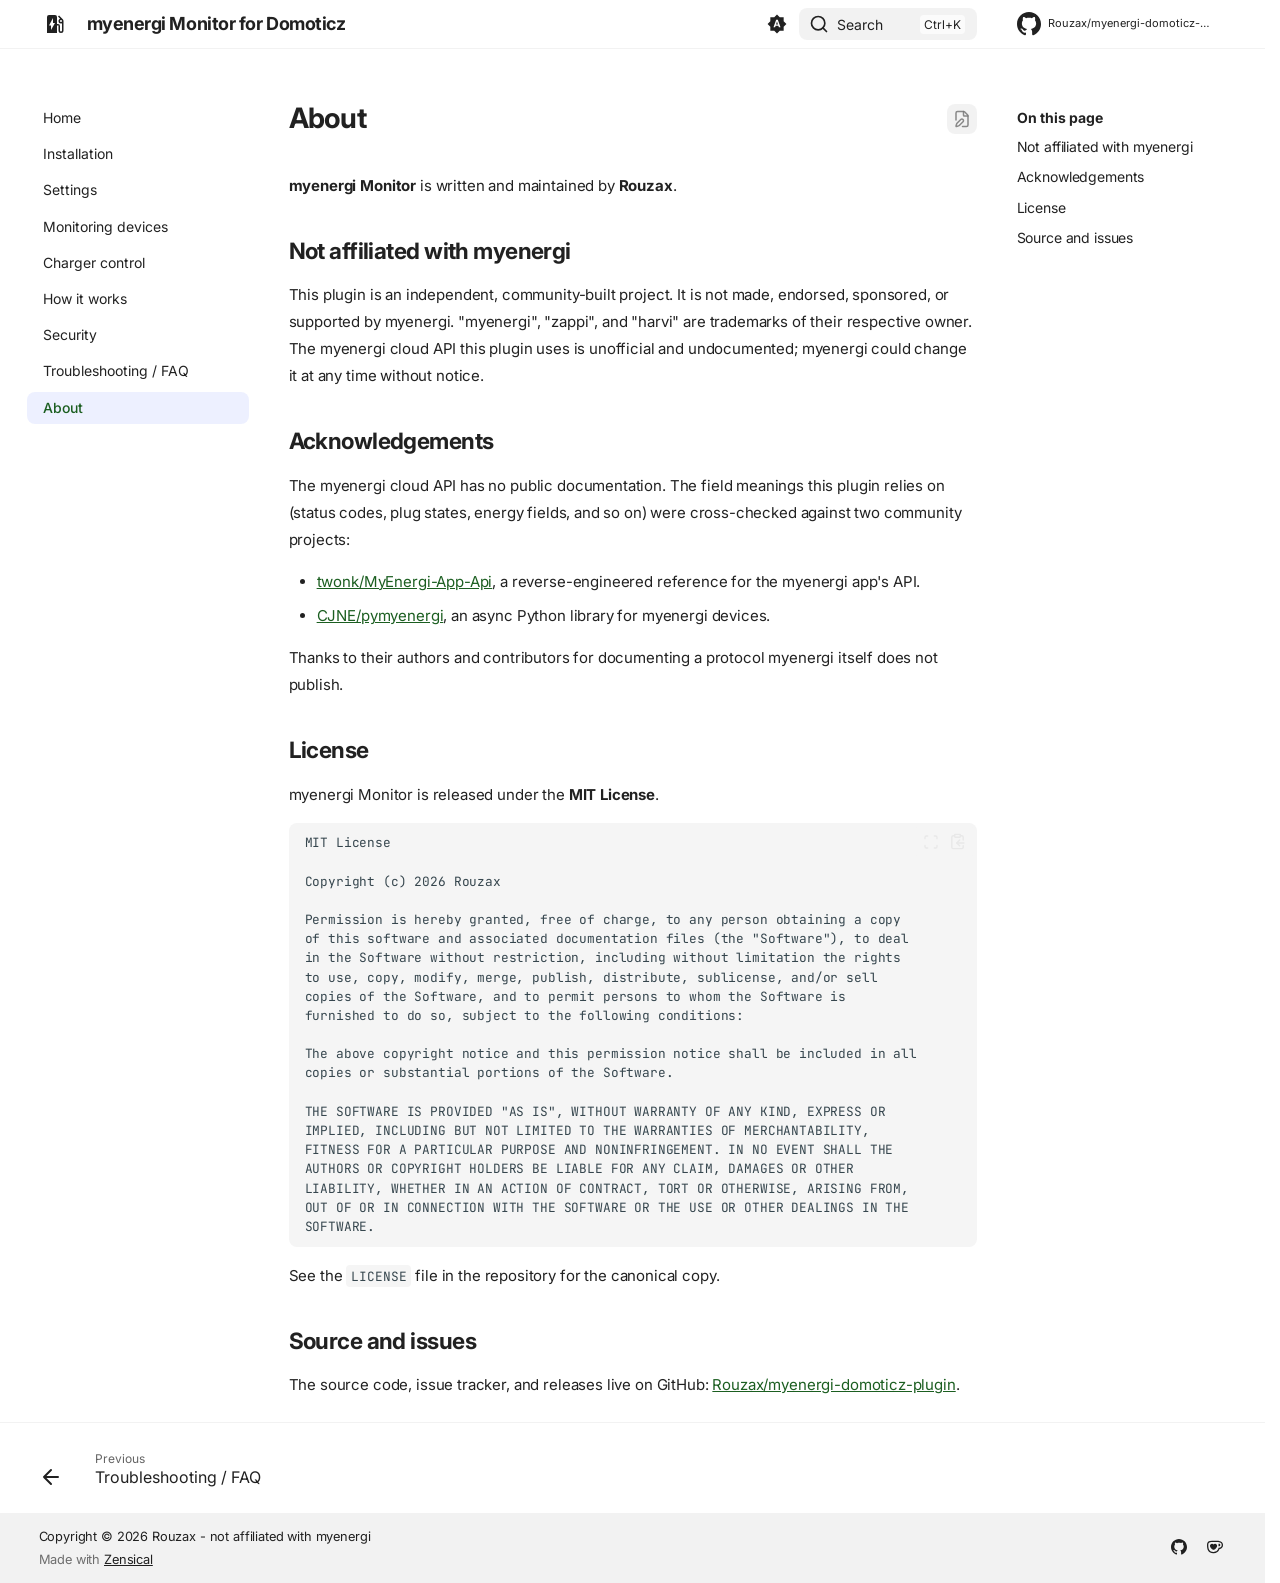
<file: about/index.html>
<!doctype html>
<html lang="en" class="no-js">
  <head>
    
      <meta charset="utf-8">
      <meta name="viewport" content="width=device-width,initial-scale=1">
      
        <meta name="description" content="A read-only-by-default Domoticz plugin for myenergi (zappi + harvi): true solar generation, EV charging, derived home consumption, grid flow, per-inverter power, and opt-in charger control.">
      
      
        <meta name="author" content="Rouzax">
      
      
        <link rel="canonical" href="https://rouzax.github.io/myenergi-domoticz-plugin/about/">
      
      
        <link rel="prev" href="../faq/">
      
      
      
        
      
      
      <link rel="icon" href="../assets/favicon.svg">
      <meta name="generator" content="zensical-0.0.56">
    
    
      
        <title>About - myenergi Monitor for Domoticz</title>
      
    
    
      
        
      
      <link rel="stylesheet" href="../assets/stylesheets/modern/main.20815dad.min.css">
      
        
          
        
        <link rel="stylesheet" href="../assets/stylesheets/modern/palette.dfe2e883.min.css">
      
      


    
    
      
    
    
      
        
        
        <link rel="preconnect" href="https://fonts.gstatic.com" crossorigin>
        <link rel="stylesheet" href="https://fonts.googleapis.com/css?family=Inter:300,300i,400,400i,500,500i,700,700i%7CJetBrains+Mono:400,400i,700,700i&amp;display=fallback">
        <style>:root{--md-text-font:"Inter";--md-code-font:"JetBrains Mono"}</style>
      
    
    
      <link rel="stylesheet" href="../stylesheets/extra.css">
    
    <script>__md_scope=new URL("..",location),__md_scope.pathname.endsWith("/")||(__md_scope=new URL(__md_scope.pathname+"/",location)),__md_hash=e=>[...e].reduce(((e,t)=>(e<<5)-e+t.charCodeAt(0)),0),__md_get=(e,t=localStorage,_=__md_scope)=>JSON.parse(t.getItem(_.pathname+"."+e)),__md_set=(e,t,_=localStorage,a=__md_scope)=>{try{_.setItem(a.pathname+"."+e,JSON.stringify(t))}catch(e){}},document.documentElement.setAttribute("data-platform",navigator.platform)</script>
    
      

    
    
  </head>
  
  
    
    
      
    
    
    
    
    <body dir="ltr" data-md-color-scheme="default" data-md-color-primary="indigo" data-md-color-accent="indigo">
  
    
    <input class="md-toggle" data-md-toggle="drawer" type="checkbox" id="__drawer" autocomplete="off">
    <input class="md-toggle" data-md-toggle="search" type="checkbox" id="__search" autocomplete="off">
    <label class="md-overlay" for="__drawer" aria-label="Navigation"></label>
    <div data-md-component="skip">
      
        
        <a href="#about" class="md-skip">
          Skip to content
        </a>
      
    </div>
    <div data-md-component="announce">
      
    </div>
    
    
      

  

<header class="md-header md-header--shadow" data-md-component="header">
  <nav class="md-header__inner md-grid" aria-label="Header">
    <a href="./.." title="myenergi Monitor for Domoticz" class="md-header__button md-logo" aria-label="myenergi Monitor for Domoticz" data-md-component="logo">
      
  
  <svg xmlns="http://www.w3.org/2000/svg" viewBox="0 0 24 24"><path d="m19.77 7.23.01-.01-3.72-3.72L15 4.56l2.11 2.11c-.94.36-1.61 1.26-1.61 2.33a2.5 2.5 0 0 0 2.5 2.5c.36 0 .69-.08 1-.21v7.21a1 1 0 0 1-1 1 1 1 0 0 1-1-1V14a2 2 0 0 0-2-2h-1V5a2 2 0 0 0-2-2H6a2 2 0 0 0-2 2v16h10v-7.5h1.5v5A2.5 2.5 0 0 0 18 21a2.5 2.5 0 0 0 2.5-2.5V9c0-.69-.28-1.32-.73-1.77M18 10a1 1 0 0 1-1-1 1 1 0 0 1 1-1 1 1 0 0 1 1 1 1 1 0 0 1-1 1M8 18v-4.5H6L10 6v5h2z"/></svg>

    </a>
    <label class="md-header__button md-icon" for="__drawer" aria-label="Navigation">
      
      <svg xmlns="http://www.w3.org/2000/svg" fill="none" stroke="currentColor" stroke-linecap="round" stroke-linejoin="round" stroke-width="2" class="lucide lucide-menu" viewBox="0 0 24 24"><path d="M4 5h16M4 12h16M4 19h16"/></svg>
    </label>
    <div class="md-header__title" data-md-component="header-title">
      <div class="md-header__ellipsis">
        <div class="md-header__topic">
          <span class="md-ellipsis">
            myenergi Monitor for Domoticz
          </span>
        </div>
        <div class="md-header__topic" data-md-component="header-topic">
          <span class="md-ellipsis">
            
              About
            
          </span>
        </div>
      </div>
    </div>
    
      
        <form class="md-header__option" data-md-component="palette">
  
    
    
    
    <input class="md-option" data-md-color-media="(prefers-color-scheme)" data-md-color-scheme="default" data-md-color-primary="indigo" data-md-color-accent="indigo"  aria-label="Switch to light mode"  type="radio" name="__palette" id="__palette_0">
    
      <label class="md-header__button md-icon" title="Switch to light mode" for="__palette_1" hidden>
        <svg xmlns="http://www.w3.org/2000/svg" viewBox="0 0 24 24"><path d="m14.3 16-.7-2h-3.2l-.7 2H7.8L11 7h2l3.2 9zM20 8.69V4h-4.69L12 .69 8.69 4H4v4.69L.69 12 4 15.31V20h4.69L12 23.31 15.31 20H20v-4.69L23.31 12zm-9.15 3.96h2.3L12 9z"/></svg>
      </label>
    
  
    
    
    
    <input class="md-option" data-md-color-media="(prefers-color-scheme: light)" data-md-color-scheme="default" data-md-color-primary="custom" data-md-color-accent="custom"  aria-label="Switch to dark mode"  type="radio" name="__palette" id="__palette_1">
    
      <label class="md-header__button md-icon" title="Switch to dark mode" for="__palette_2" hidden>
        <svg xmlns="http://www.w3.org/2000/svg" viewBox="0 0 24 24"><path d="M12 8a4 4 0 0 0-4 4 4 4 0 0 0 4 4 4 4 0 0 0 4-4 4 4 0 0 0-4-4m0 10a6 6 0 0 1-6-6 6 6 0 0 1 6-6 6 6 0 0 1 6 6 6 6 0 0 1-6 6m8-9.31V4h-4.69L12 .69 8.69 4H4v4.69L.69 12 4 15.31V20h4.69L12 23.31 15.31 20H20v-4.69L23.31 12z"/></svg>
      </label>
    
  
    
    
    
    <input class="md-option" data-md-color-media="(prefers-color-scheme: dark)" data-md-color-scheme="slate" data-md-color-primary="custom" data-md-color-accent="custom"  aria-label="Switch to system preference"  type="radio" name="__palette" id="__palette_2">
    
      <label class="md-header__button md-icon" title="Switch to system preference" for="__palette_0" hidden>
        <svg xmlns="http://www.w3.org/2000/svg" viewBox="0 0 24 24"><path d="M12 18c-.89 0-1.74-.2-2.5-.55C11.56 16.5 13 14.42 13 12s-1.44-4.5-3.5-5.45C10.26 6.2 11.11 6 12 6a6 6 0 0 1 6 6 6 6 0 0 1-6 6m8-9.31V4h-4.69L12 .69 8.69 4H4v4.69L.69 12 4 15.31V20h4.69L12 23.31 15.31 20H20v-4.69L23.31 12z"/></svg>
      </label>
    
  
</form>
      
    
    
      <script>var palette=__md_get("__palette");if(palette&&palette.color){if("(prefers-color-scheme)"===palette.color.media){var media=matchMedia("(prefers-color-scheme: light)"),input=document.querySelector(media.matches?"[data-md-color-media='(prefers-color-scheme: light)']":"[data-md-color-media='(prefers-color-scheme: dark)']");palette.color.media=input.getAttribute("data-md-color-media"),palette.color.scheme=input.getAttribute("data-md-color-scheme"),palette.color.primary=input.getAttribute("data-md-color-primary"),palette.color.accent=input.getAttribute("data-md-color-accent")}for(var[key,value]of Object.entries(palette.color))document.body.setAttribute("data-md-color-"+key,value)}</script>
    
    
    
      
      
        <label class="md-header__button md-icon" for="__search" aria-label="Search">
          
          <svg xmlns="http://www.w3.org/2000/svg" fill="none" stroke="currentColor" stroke-linecap="round" stroke-linejoin="round" stroke-width="2" class="lucide lucide-search" viewBox="0 0 24 24"><path d="m21 21-4.34-4.34"/><circle cx="11" cy="11" r="8"/></svg>
        </label>
        <div class="md-search" data-md-component="search" role="dialog" aria-label="Search">
  <button type="button" class="md-search__button">
    Search
  </button>
</div>
      
    
    <div class="md-header__source">
      
        <a href="https://github.com/Rouzax/myenergi-domoticz-plugin" title="Go to repository" class="md-source" data-md-component="source">
  <div class="md-source__icon md-icon">
    
    <svg xmlns="http://www.w3.org/2000/svg" viewBox="0 0 512 512"><!--! Font Awesome Free 7.3.1 by @fontawesome - https://fontawesome.com License - https://fontawesome.com/license/free (Icons: CC BY 4.0, Fonts: SIL OFL 1.1, Code: MIT License) Copyright 2026 Fonticons, Inc.--><path fill="currentColor" d="M216.5 362.5c-66-8-112.5-55.5-112.5-117 0-25 9-52 24-70-6.5-16.5-5.5-51.5 2-66 20-2.5 47 8 63 22.5 19-6 39-9 63.5-9s44.5 3 62.5 8.5c15.5-14 43-24.5 63-22 7 13.5 8 48.5 1.5 65.5 16 19 24.5 44.5 24.5 70.5 0 61.5-46.5 108-113.5 116.5 17 11 28.5 35 28.5 62.5v52c0 15 12.5 23.5 27.5 17.5C441 459.5 512 369 512 257 512 115.5 397 0 255.5 0S0 115.5 0 257c0 111 70.5 203 165.5 237.5 13.5 5 26.5-4 26.5-17.5v-40c-7 3-16 5-24 5-33 0-52.5-18-66.5-51.5-5.5-13.5-11.5-21.5-23-23-6-.5-8-3-8-6 0-6 10-10.5 20-10.5 14.5 0 27 9 40 27.5 10 14.5 20.5 21 33 21s20.5-4.5 32-16c8.5-8.5 15-16 21-21"/></svg>
  </div>
  <div class="md-source__repository">
    Rouzax/myenergi-domoticz-plugin
  </div>
</a>
      
    </div>
  </nav>
  
</header>
    
    <div class="md-container" data-md-component="container">
      
      
        
          
        
      
      <main class="md-main" data-md-component="main">
        <div class="md-main__inner md-grid">
          
            
              
              <div class="md-sidebar md-sidebar--primary" data-md-component="sidebar" data-md-type="navigation" >
                <div class="md-sidebar__scrollwrap">
                  <div class="md-sidebar__inner">
                    



<nav class="md-nav md-nav--primary" aria-label="Navigation" data-md-level="0">
  <label class="md-nav__title" for="__drawer">
    <a href="./.." title="myenergi Monitor for Domoticz" class="md-nav__button md-logo" aria-label="myenergi Monitor for Domoticz" data-md-component="logo">
      
  
  <svg xmlns="http://www.w3.org/2000/svg" viewBox="0 0 24 24"><path d="m19.77 7.23.01-.01-3.72-3.72L15 4.56l2.11 2.11c-.94.36-1.61 1.26-1.61 2.33a2.5 2.5 0 0 0 2.5 2.5c.36 0 .69-.08 1-.21v7.21a1 1 0 0 1-1 1 1 1 0 0 1-1-1V14a2 2 0 0 0-2-2h-1V5a2 2 0 0 0-2-2H6a2 2 0 0 0-2 2v16h10v-7.5h1.5v5A2.5 2.5 0 0 0 18 21a2.5 2.5 0 0 0 2.5-2.5V9c0-.69-.28-1.32-.73-1.77M18 10a1 1 0 0 1-1-1 1 1 0 0 1 1-1 1 1 0 0 1 1 1 1 1 0 0 1-1 1M8 18v-4.5H6L10 6v5h2z"/></svg>

    </a>
    myenergi Monitor for Domoticz
  </label>
  
    <div class="md-nav__source">
      <a href="https://github.com/Rouzax/myenergi-domoticz-plugin" title="Go to repository" class="md-source" data-md-component="source">
  <div class="md-source__icon md-icon">
    
    <svg xmlns="http://www.w3.org/2000/svg" viewBox="0 0 512 512"><!--! Font Awesome Free 7.3.1 by @fontawesome - https://fontawesome.com License - https://fontawesome.com/license/free (Icons: CC BY 4.0, Fonts: SIL OFL 1.1, Code: MIT License) Copyright 2026 Fonticons, Inc.--><path fill="currentColor" d="M216.5 362.5c-66-8-112.5-55.5-112.5-117 0-25 9-52 24-70-6.5-16.5-5.5-51.5 2-66 20-2.5 47 8 63 22.5 19-6 39-9 63.5-9s44.5 3 62.5 8.5c15.5-14 43-24.5 63-22 7 13.5 8 48.5 1.5 65.5 16 19 24.5 44.5 24.5 70.5 0 61.5-46.5 108-113.5 116.5 17 11 28.5 35 28.5 62.5v52c0 15 12.5 23.5 27.5 17.5C441 459.5 512 369 512 257 512 115.5 397 0 255.5 0S0 115.5 0 257c0 111 70.5 203 165.5 237.5 13.5 5 26.5-4 26.5-17.5v-40c-7 3-16 5-24 5-33 0-52.5-18-66.5-51.5-5.5-13.5-11.5-21.5-23-23-6-.5-8-3-8-6 0-6 10-10.5 20-10.5 14.5 0 27 9 40 27.5 10 14.5 20.5 21 33 21s20.5-4.5 32-16c8.5-8.5 15-16 21-21"/></svg>
  </div>
  <div class="md-source__repository">
    Rouzax/myenergi-domoticz-plugin
  </div>
</a>
    </div>
  
  <ul class="md-nav__list" data-md-scrollfix>
    
      
      
  
  
  
  
    <li class="md-nav__item">
      <a href="./.." class="md-nav__link">
        
  
  
  <span class="md-ellipsis">
    
  
  Home

    
  </span>
  
  

      </a>
    </li>
  

    
      
      
  
  
  
  
    <li class="md-nav__item">
      <a href="../install/" class="md-nav__link">
        
  
  
  <span class="md-ellipsis">
    
  
  Installation

    
  </span>
  
  

      </a>
    </li>
  

    
      
      
  
  
  
  
    <li class="md-nav__item">
      <a href="../settings/" class="md-nav__link">
        
  
  
  <span class="md-ellipsis">
    
  
  Settings

    
  </span>
  
  

      </a>
    </li>
  

    
      
      
  
  
  
  
    <li class="md-nav__item">
      <a href="../devices/" class="md-nav__link">
        
  
  
  <span class="md-ellipsis">
    
  
  Monitoring devices

    
  </span>
  
  

      </a>
    </li>
  

    
      
      
  
  
  
  
    <li class="md-nav__item">
      <a href="../control/" class="md-nav__link">
        
  
  
  <span class="md-ellipsis">
    
  
  Charger control

    
  </span>
  
  

      </a>
    </li>
  

    
      
      
  
  
  
  
    <li class="md-nav__item">
      <a href="../internals/" class="md-nav__link">
        
  
  
  <span class="md-ellipsis">
    
  
  How it works

    
  </span>
  
  

      </a>
    </li>
  

    
      
      
  
  
  
  
    <li class="md-nav__item">
      <a href="../security/" class="md-nav__link">
        
  
  
  <span class="md-ellipsis">
    
  
  Security

    
  </span>
  
  

      </a>
    </li>
  

    
      
      
  
  
  
  
    <li class="md-nav__item">
      <a href="../faq/" class="md-nav__link">
        
  
  
  <span class="md-ellipsis">
    
  
  Troubleshooting / FAQ

    
  </span>
  
  

      </a>
    </li>
  

    
      
      
  
  
    
  
  
  
    <li class="md-nav__item md-nav__item--active">
      
      
      
      
        
      
      
        <label class="md-nav__link md-nav__link--active" for="__toc">
          
  
  
  <span class="md-ellipsis">
    
  
  About

    
  </span>
  
  

          <span class="md-nav__icon md-icon"></span>
        </label>
      
      <a href="././" class="md-nav__link md-nav__link--active">
        
  
  
  <span class="md-ellipsis">
    
  
  About

    
  </span>
  
  

      </a>
      
        


<nav class="md-nav md-nav--secondary" aria-label="On this page">
  
  
  
    
  
  
    <label class="md-nav__title" for="__toc">
      <span class="md-nav__icon md-icon"></span>
      On this page
    </label>
    <ul class="md-nav__list" data-md-component="toc" data-md-scrollfix>
      
        <li class="md-nav__item">
  <a href="#not-affiliated-with-myenergi" class="md-nav__link">
    <span class="md-ellipsis">
      <span class="md-typeset">
        Not affiliated with myenergi
      </span>
    </span>
  </a>
  
</li>
      
        <li class="md-nav__item">
  <a href="#acknowledgements" class="md-nav__link">
    <span class="md-ellipsis">
      <span class="md-typeset">
        Acknowledgements
      </span>
    </span>
  </a>
  
</li>
      
        <li class="md-nav__item">
  <a href="#license" class="md-nav__link">
    <span class="md-ellipsis">
      <span class="md-typeset">
        License
      </span>
    </span>
  </a>
  
</li>
      
        <li class="md-nav__item">
  <a href="#source-and-issues" class="md-nav__link">
    <span class="md-ellipsis">
      <span class="md-typeset">
        Source and issues
      </span>
    </span>
  </a>
  
</li>
      
    </ul>
  
</nav>
      
    </li>
  

    
  </ul>
</nav>
                  </div>
                </div>
              </div>
            
            
              
              <div class="md-sidebar md-sidebar--secondary" data-md-component="sidebar" data-md-type="toc" >
                <div class="md-sidebar__scrollwrap">
                  
                    
                    
                    
                      
                    
                    
                      <input class="md-nav__toggle md-toggle" type="checkbox" id="__toc">
                      <div class="md-sidebar-button__wrapper">
                        <label class="md-sidebar-button" for="__toc"></label>
                      </div>
                    
                  
                  <div class="md-sidebar__inner">
                    


<nav class="md-nav md-nav--secondary" aria-label="On this page">
  
  
  
    
  
  
    <label class="md-nav__title" for="__toc">
      <span class="md-nav__icon md-icon"></span>
      On this page
    </label>
    <ul class="md-nav__list" data-md-component="toc" data-md-scrollfix>
      
        <li class="md-nav__item">
  <a href="#not-affiliated-with-myenergi" class="md-nav__link">
    <span class="md-ellipsis">
      <span class="md-typeset">
        Not affiliated with myenergi
      </span>
    </span>
  </a>
  
</li>
      
        <li class="md-nav__item">
  <a href="#acknowledgements" class="md-nav__link">
    <span class="md-ellipsis">
      <span class="md-typeset">
        Acknowledgements
      </span>
    </span>
  </a>
  
</li>
      
        <li class="md-nav__item">
  <a href="#license" class="md-nav__link">
    <span class="md-ellipsis">
      <span class="md-typeset">
        License
      </span>
    </span>
  </a>
  
</li>
      
        <li class="md-nav__item">
  <a href="#source-and-issues" class="md-nav__link">
    <span class="md-ellipsis">
      <span class="md-typeset">
        Source and issues
      </span>
    </span>
  </a>
  
</li>
      
    </ul>
  
</nav>
                  </div>
                </div>
              </div>
            
          
          
            <div class="md-content" data-md-component="content">
              
              <article class="md-content__inner md-typeset">
                
                  
  
    <a href="https://github.com/Rouzax/myenergi-domoticz-plugin/edit/main/docs/about.md" title="Edit this page" class="md-content__button md-icon" rel="edit">
      
      <svg xmlns="http://www.w3.org/2000/svg" fill="none" stroke="currentColor" stroke-linecap="round" stroke-linejoin="round" stroke-width="2" class="lucide lucide-file-pen" viewBox="0 0 24 24"><path d="M12.659 22H18a2 2 0 0 0 2-2V8a2.4 2.4 0 0 0-.706-1.706l-3.588-3.588A2.4 2.4 0 0 0 14 2H6a2 2 0 0 0-2 2v9.34"/><path d="M14 2v5a1 1 0 0 0 1 1h5M10.378 12.622a1 1 0 0 1 3 3.003L8.36 20.637a2 2 0 0 1-.854.506l-2.867.837a.5.5 0 0 1-.62-.62l.836-2.869a2 2 0 0 1 .506-.853z"/></svg>
    </a>
  
  


<h1 id="about">About<a class="headerlink" href="#about" title="Permanent link">&para;</a></h1>
<p><strong>myenergi Monitor</strong> is written and maintained by <strong>Rouzax</strong>.</p>
<h2 id="not-affiliated-with-myenergi">Not affiliated with myenergi<a class="headerlink" href="#not-affiliated-with-myenergi" title="Permanent link">&para;</a></h2>
<p>This plugin is an independent, community-built project. It is not made, endorsed, sponsored, or
supported by myenergi. "myenergi", "zappi", and "harvi" are trademarks of their respective owner.
The myenergi cloud API this plugin uses is unofficial and undocumented; myenergi could change it
at any time without notice.</p>
<h2 id="acknowledgements">Acknowledgements<a class="headerlink" href="#acknowledgements" title="Permanent link">&para;</a></h2>
<p>The myenergi cloud API has no public documentation. The field meanings this plugin relies on
(status codes, plug states, energy fields, and so on) were cross-checked against two community
projects:</p>
<ul>
<li><a href="https://github.com/twonk/MyEnergi-App-Api">twonk/MyEnergi-App-Api</a>, a reverse-engineered
  reference for the myenergi app's API.</li>
<li><a href="https://github.com/CJNE/pymyenergi">CJNE/pymyenergi</a>, an async Python library for myenergi
  devices.</li>
</ul>
<p>Thanks to their authors and contributors for documenting a protocol myenergi itself does not
publish.</p>
<h2 id="license">License<a class="headerlink" href="#license" title="Permanent link">&para;</a></h2>
<p>myenergi Monitor is released under the <strong>MIT License</strong>.</p>
<div class="language-text highlight"><pre><span></span><code><span id="__span-0-1"><a id="__codelineno-0-1" name="__codelineno-0-1" href="#__codelineno-0-1"></a>MIT License
</span><span id="__span-0-2"><a id="__codelineno-0-2" name="__codelineno-0-2" href="#__codelineno-0-2"></a>
</span><span id="__span-0-3"><a id="__codelineno-0-3" name="__codelineno-0-3" href="#__codelineno-0-3"></a>Copyright (c) 2026 Rouzax
</span><span id="__span-0-4"><a id="__codelineno-0-4" name="__codelineno-0-4" href="#__codelineno-0-4"></a>
</span><span id="__span-0-5"><a id="__codelineno-0-5" name="__codelineno-0-5" href="#__codelineno-0-5"></a>Permission is hereby granted, free of charge, to any person obtaining a copy
</span><span id="__span-0-6"><a id="__codelineno-0-6" name="__codelineno-0-6" href="#__codelineno-0-6"></a>of this software and associated documentation files (the "Software"), to deal
</span><span id="__span-0-7"><a id="__codelineno-0-7" name="__codelineno-0-7" href="#__codelineno-0-7"></a>in the Software without restriction, including without limitation the rights
</span><span id="__span-0-8"><a id="__codelineno-0-8" name="__codelineno-0-8" href="#__codelineno-0-8"></a>to use, copy, modify, merge, publish, distribute, sublicense, and/or sell
</span><span id="__span-0-9"><a id="__codelineno-0-9" name="__codelineno-0-9" href="#__codelineno-0-9"></a>copies of the Software, and to permit persons to whom the Software is
</span><span id="__span-0-10"><a id="__codelineno-0-10" name="__codelineno-0-10" href="#__codelineno-0-10"></a>furnished to do so, subject to the following conditions:
</span><span id="__span-0-11"><a id="__codelineno-0-11" name="__codelineno-0-11" href="#__codelineno-0-11"></a>
</span><span id="__span-0-12"><a id="__codelineno-0-12" name="__codelineno-0-12" href="#__codelineno-0-12"></a>The above copyright notice and this permission notice shall be included in all
</span><span id="__span-0-13"><a id="__codelineno-0-13" name="__codelineno-0-13" href="#__codelineno-0-13"></a>copies or substantial portions of the Software.
</span><span id="__span-0-14"><a id="__codelineno-0-14" name="__codelineno-0-14" href="#__codelineno-0-14"></a>
</span><span id="__span-0-15"><a id="__codelineno-0-15" name="__codelineno-0-15" href="#__codelineno-0-15"></a>THE SOFTWARE IS PROVIDED "AS IS", WITHOUT WARRANTY OF ANY KIND, EXPRESS OR
</span><span id="__span-0-16"><a id="__codelineno-0-16" name="__codelineno-0-16" href="#__codelineno-0-16"></a>IMPLIED, INCLUDING BUT NOT LIMITED TO THE WARRANTIES OF MERCHANTABILITY,
</span><span id="__span-0-17"><a id="__codelineno-0-17" name="__codelineno-0-17" href="#__codelineno-0-17"></a>FITNESS FOR A PARTICULAR PURPOSE AND NONINFRINGEMENT. IN NO EVENT SHALL THE
</span><span id="__span-0-18"><a id="__codelineno-0-18" name="__codelineno-0-18" href="#__codelineno-0-18"></a>AUTHORS OR COPYRIGHT HOLDERS BE LIABLE FOR ANY CLAIM, DAMAGES OR OTHER
</span><span id="__span-0-19"><a id="__codelineno-0-19" name="__codelineno-0-19" href="#__codelineno-0-19"></a>LIABILITY, WHETHER IN AN ACTION OF CONTRACT, TORT OR OTHERWISE, ARISING FROM,
</span><span id="__span-0-20"><a id="__codelineno-0-20" name="__codelineno-0-20" href="#__codelineno-0-20"></a>OUT OF OR IN CONNECTION WITH THE SOFTWARE OR THE USE OR OTHER DEALINGS IN THE
</span><span id="__span-0-21"><a id="__codelineno-0-21" name="__codelineno-0-21" href="#__codelineno-0-21"></a>SOFTWARE.
</span></code></pre></div>
<p>See the <code>LICENSE</code> file in the repository for the canonical copy.</p>
<h2 id="source-and-issues">Source and issues<a class="headerlink" href="#source-and-issues" title="Permanent link">&para;</a></h2>
<p>The source code, issue tracker, and releases live on GitHub:
<a href="https://github.com/Rouzax/myenergi-domoticz-plugin">Rouzax/myenergi-domoticz-plugin</a>.</p>














                
              </article>
            </div>
          
          
  <script>var tabs=__md_get("__tabs");if(Array.isArray(tabs))e:for(var set of document.querySelectorAll(".tabbed-set")){var labels=set.querySelector(".tabbed-labels");for(var tab of tabs)for(var label of labels.getElementsByTagName("label"))if(label.innerText.trim()===tab){var input=document.getElementById(label.htmlFor);input.checked=!0;continue e}}</script>

<script>var target=document.getElementById(location.hash.slice(1));target&&target.name&&(target.checked=target.name.startsWith("__tabbed_"))</script>
        </div>
        
          <button type="button" class="md-top md-icon" data-md-component="top" hidden>
  
  <svg xmlns="http://www.w3.org/2000/svg" fill="none" stroke="currentColor" stroke-linecap="round" stroke-linejoin="round" stroke-width="2" class="lucide lucide-circle-arrow-up" viewBox="0 0 24 24"><circle cx="12" cy="12" r="10"/><path d="m16 12-4-4-4 4M12 16V8"/></svg>
  Back to top
</button>
        
      </main>
      
        <footer class="md-footer">
  
    
      
      <nav class="md-footer__inner md-grid" aria-label="Footer" >
        
          
          <a href="../faq/" class="md-footer__link md-footer__link--prev" aria-label="Previous: Troubleshooting &#x2f; FAQ">
            <div class="md-footer__button md-icon">
              
              <svg xmlns="http://www.w3.org/2000/svg" fill="none" stroke="currentColor" stroke-linecap="round" stroke-linejoin="round" stroke-width="2" class="lucide lucide-arrow-left" viewBox="0 0 24 24"><path d="m12 19-7-7 7-7M19 12H5"/></svg>
            </div>
            <div class="md-footer__title">
              <span class="md-footer__direction">
                Previous
              </span>
              <div class="md-ellipsis">
                Troubleshooting / FAQ
              </div>
            </div>
          </a>
        
        
      </nav>
    
  
  <div class="md-footer-meta md-typeset">
    <div class="md-footer-meta__inner md-grid">
      <div class="md-copyright">
  
    <div class="md-copyright__highlight">
      Copyright &copy; 2026 Rouzax - not affiliated with myenergi
    </div>
  
  
    Made with
    <a href="https://zensical.org/" target="_blank" rel="noopener">
      Zensical
    </a>
  
</div>
      
        
<div class="md-social">
  
    
    
    
    
    <a href="https://github.com/Rouzax/myenergi-domoticz-plugin" target="_blank" rel="noopener" title="myenergi Monitor on GitHub" class="md-social__link">
      <svg xmlns="http://www.w3.org/2000/svg" viewBox="0 0 512 512"><!--! Font Awesome Free 7.3.1 by @fontawesome - https://fontawesome.com License - https://fontawesome.com/license/free (Icons: CC BY 4.0, Fonts: SIL OFL 1.1, Code: MIT License) Copyright 2026 Fonticons, Inc.--><path fill="currentColor" d="M216.5 362.5c-66-8-112.5-55.5-112.5-117 0-25 9-52 24-70-6.5-16.5-5.5-51.5 2-66 20-2.5 47 8 63 22.5 19-6 39-9 63.5-9s44.5 3 62.5 8.5c15.5-14 43-24.5 63-22 7 13.5 8 48.5 1.5 65.5 16 19 24.5 44.5 24.5 70.5 0 61.5-46.5 108-113.5 116.5 17 11 28.5 35 28.5 62.5v52c0 15 12.5 23.5 27.5 17.5C441 459.5 512 369 512 257 512 115.5 397 0 255.5 0S0 115.5 0 257c0 111 70.5 203 165.5 237.5 13.5 5 26.5-4 26.5-17.5v-40c-7 3-16 5-24 5-33 0-52.5-18-66.5-51.5-5.5-13.5-11.5-21.5-23-23-6-.5-8-3-8-6 0-6 10-10.5 20-10.5 14.5 0 27 9 40 27.5 10 14.5 20.5 21 33 21s20.5-4.5 32-16c8.5-8.5 15-16 21-21"/></svg>
    </a>
  
    
    
    
    
    <a href="https://ko-fi.com/O0W221GBUG" target="_blank" rel="noopener" title="Support myenergi Monitor on Ko-fi" class="md-social__link">
      <svg xmlns="http://www.w3.org/2000/svg" viewBox="0 0 24 24"><title>Ko-fi</title><path d="M11.351 2.715c-2.7 0-4.986.025-6.83.26C2.078 3.285 0 5.154 0 8.61c0 3.506.182 6.13 1.585 8.493 1.584 2.701 4.233 4.182 7.662 4.182h.83c4.209 0 6.494-2.234 7.637-4a9.5 9.5 0 0 0 1.091-2.338C21.792 14.688 24 12.22 24 9.208v-.415c0-3.247-2.13-5.507-5.792-5.87-1.558-.156-2.65-.208-6.857-.208m0 1.947c4.208 0 5.09.052 6.571.182 2.624.311 4.13 1.584 4.13 4v.39c0 2.156-1.792 3.844-3.87 3.844h-.935l-.156.649c-.208 1.013-.597 1.818-1.039 2.546-.909 1.428-2.545 3.064-5.922 3.064h-.805c-2.571 0-4.831-.883-6.078-3.195-1.09-2-1.298-4.155-1.298-7.506 0-2.181.857-3.402 3.012-3.714 1.533-.233 3.559-.26 6.39-.26m6.547 2.287c-.416 0-.65.234-.65.546v2.935c0 .311.234.545.65.545 1.324 0 2.051-.754 2.051-2s-.727-2.026-2.052-2.026m-10.39.182c-1.818 0-3.013 1.48-3.013 3.142 0 1.533.858 2.857 1.949 3.897.727.701 1.87 1.429 2.649 1.896a1.47 1.47 0 0 0 1.507 0c.78-.467 1.922-1.195 2.623-1.896 1.117-1.039 1.974-2.364 1.974-3.897 0-1.662-1.247-3.142-3.039-3.142-1.065 0-1.792.545-2.338 1.298-.493-.753-1.246-1.298-2.312-1.298"/></svg>
    </a>
  
</div>
      
    </div>
  </div>
</footer>
      
    </div>
    <div class="md-dialog" data-md-component="dialog">
      <div class="md-dialog__inner md-typeset"></div>
    </div>
    
    
    
      
      
      <script id="__config" type="application/json">{"annotate":null,"base":"..","features":["navigation.instant","navigation.instant.prefetch","navigation.tracking","navigation.sections","navigation.top","navigation.footer","toc.follow","search.suggest","search.highlight","content.code.copy","content.code.select","content.code.annotate","content.action.edit","content.tabs.link","content.tooltips","content.footnote.tooltips"],"search":"../assets/javascripts/workers/search.7d14d953.min.js","tags":null,"translations":{"clipboard.copied":"Copied to clipboard","clipboard.copy":"Copy to clipboard","search.result.more.one":"1 more on this page","search.result.more.other":"# more on this page","search.result.none":"No matching documents","search.result.one":"1 matching document","search.result.other":"# matching documents","search.result.placeholder":"Type to start searching","search.result.term.missing":"Missing","select.version":"Select version"},"version":null}</script>
    
    
      <script src="../assets/javascripts/bundle.e886cdf1.min.js"></script>
      
    
  </body>
</html>
</file>
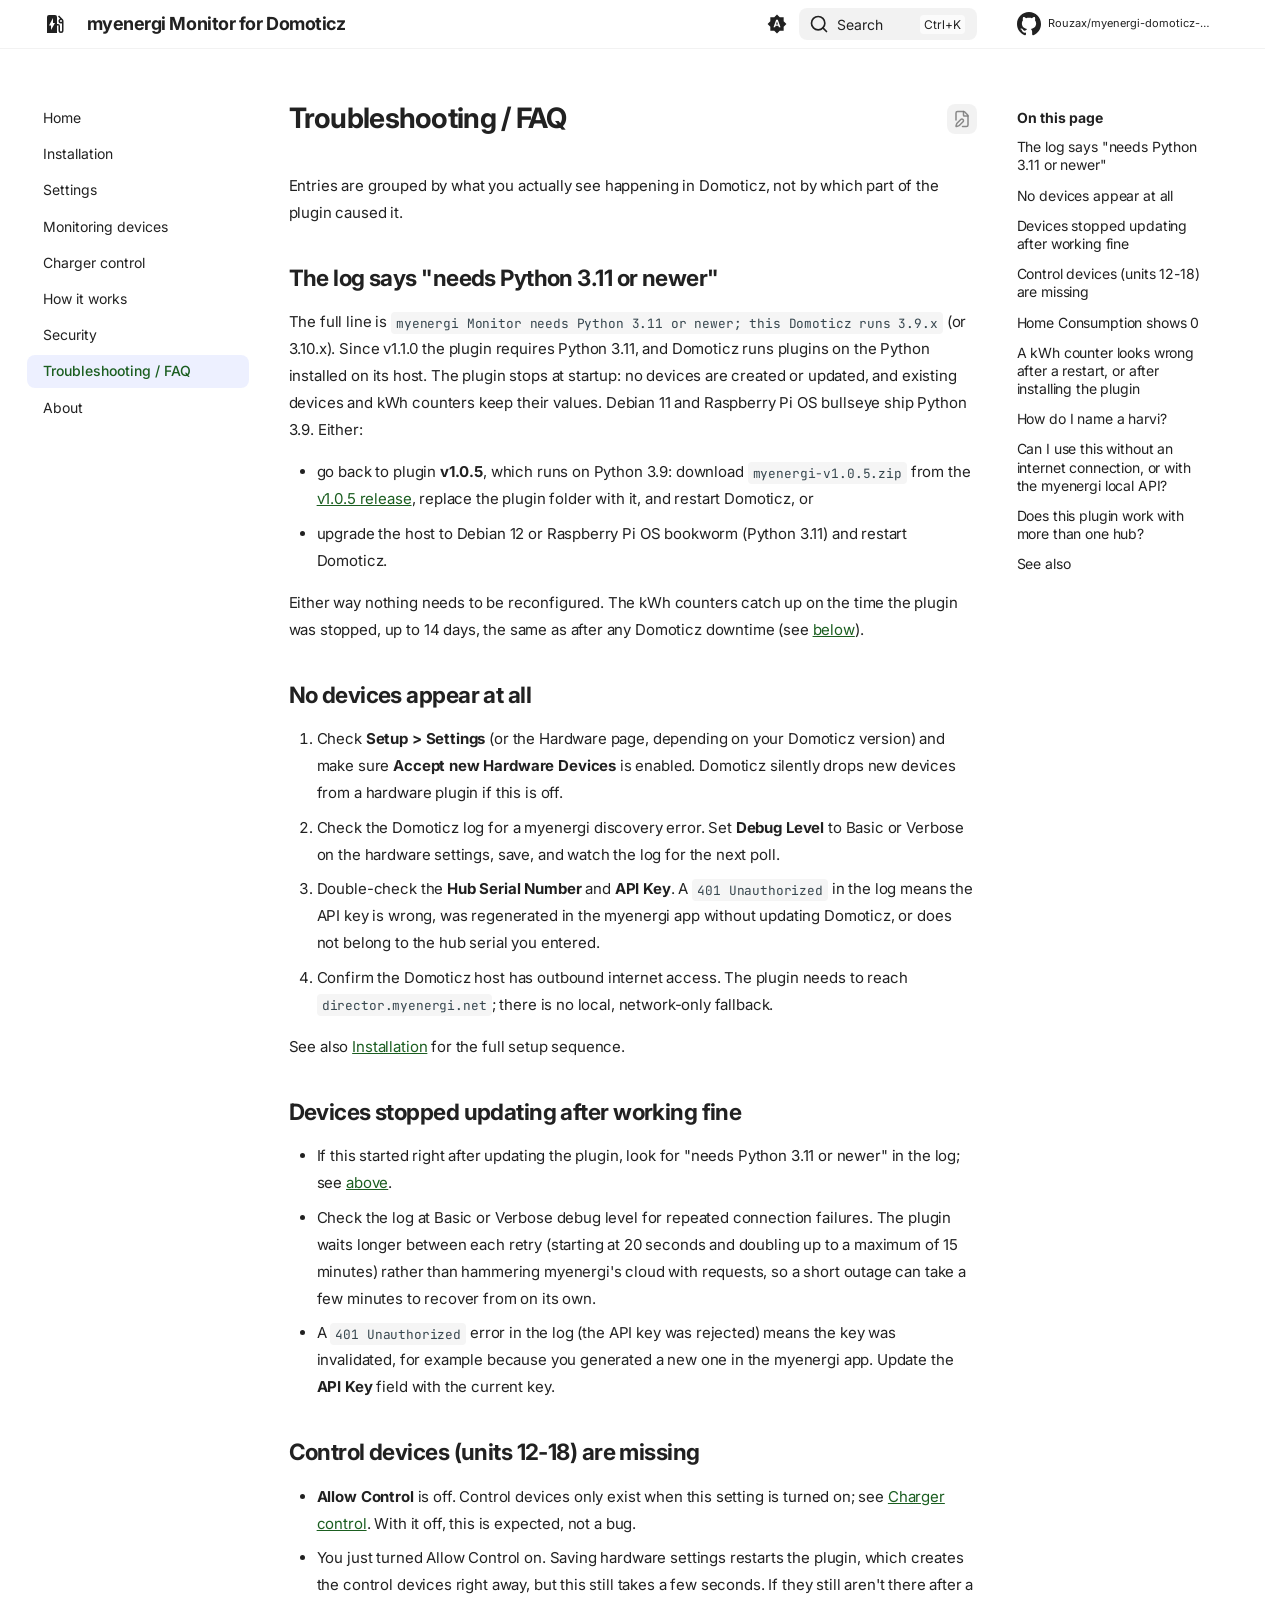
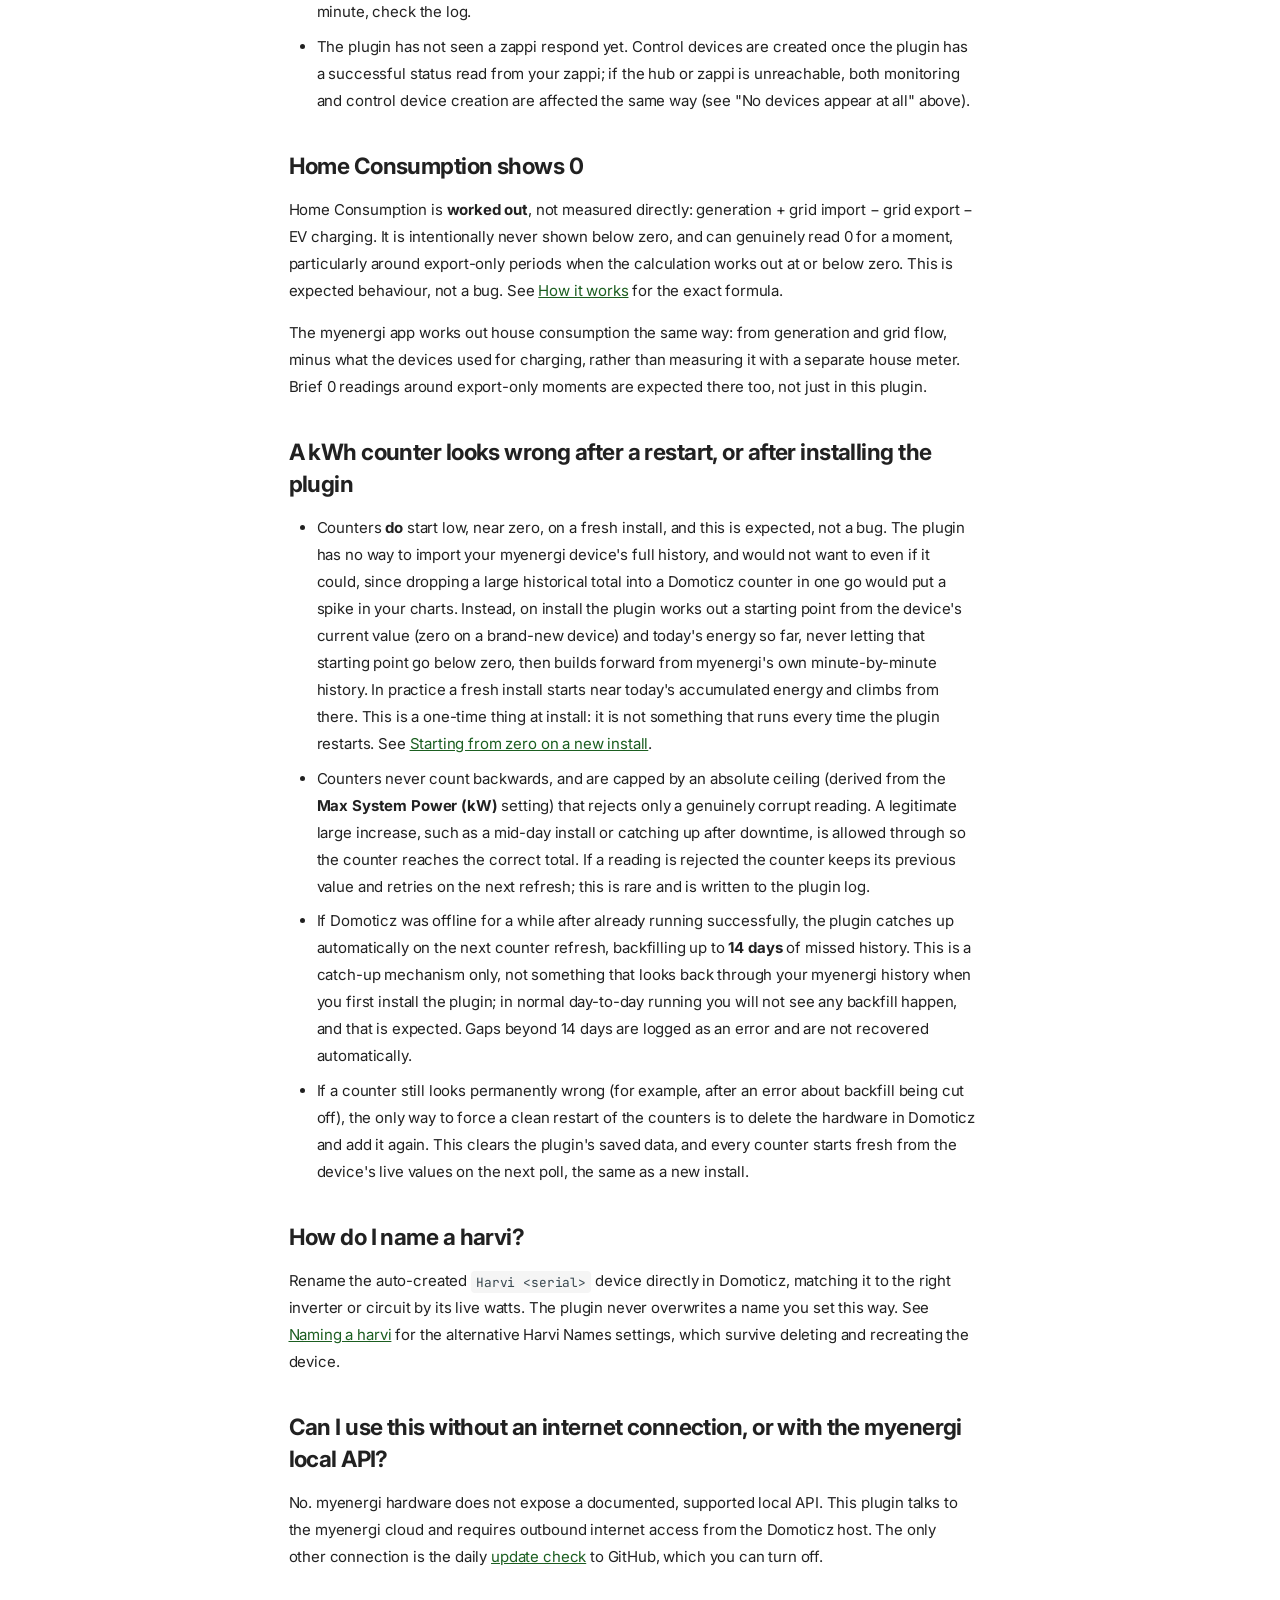
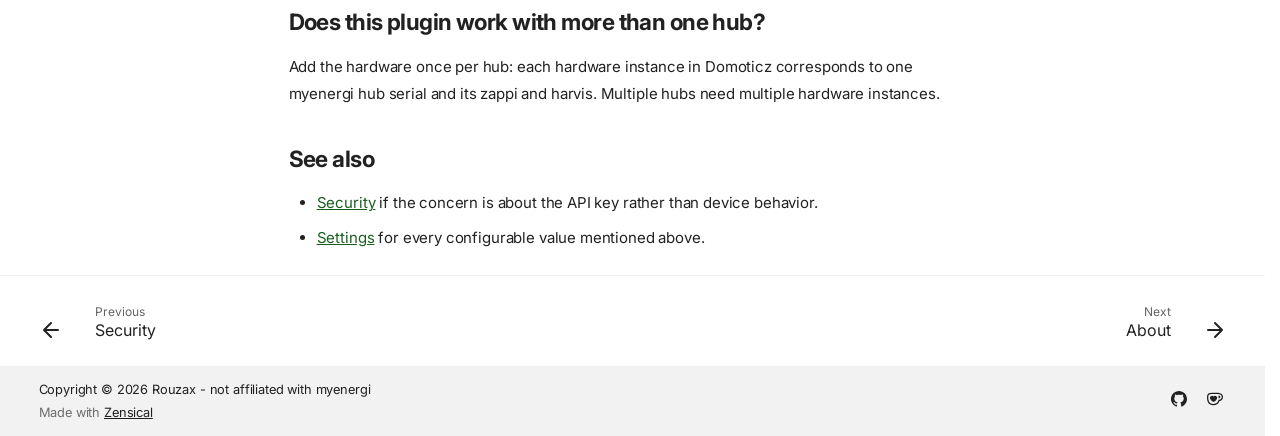
<file: faq/index.html>
<!doctype html>
<html lang="en" class="no-js">
  <head>
    
      <meta charset="utf-8">
      <meta name="viewport" content="width=device-width,initial-scale=1">
      
        <meta name="description" content="A read-only-by-default Domoticz plugin for myenergi (zappi + harvi): true solar generation, EV charging, derived home consumption, grid flow, per-inverter power, and opt-in charger control.">
      
      
        <meta name="author" content="Rouzax">
      
      
        <link rel="canonical" href="https://rouzax.github.io/myenergi-domoticz-plugin/faq/">
      
      
        <link rel="prev" href="../security/">
      
      
        <link rel="next" href="../about/">
      
      
        
      
      
      <link rel="icon" href="../assets/favicon.svg">
      <meta name="generator" content="zensical-0.0.56">
    
    
      
        <title>Troubleshooting / FAQ - myenergi Monitor for Domoticz</title>
      
    
    
      
        
      
      <link rel="stylesheet" href="../assets/stylesheets/modern/main.20815dad.min.css">
      
        
          
        
        <link rel="stylesheet" href="../assets/stylesheets/modern/palette.dfe2e883.min.css">
      
      


    
    
      
    
    
      
        
        
        <link rel="preconnect" href="https://fonts.gstatic.com" crossorigin>
        <link rel="stylesheet" href="https://fonts.googleapis.com/css?family=Inter:300,300i,400,400i,500,500i,700,700i%7CJetBrains+Mono:400,400i,700,700i&amp;display=fallback">
        <style>:root{--md-text-font:"Inter";--md-code-font:"JetBrains Mono"}</style>
      
    
    
      <link rel="stylesheet" href="../stylesheets/extra.css">
    
    <script>__md_scope=new URL("..",location),__md_scope.pathname.endsWith("/")||(__md_scope=new URL(__md_scope.pathname+"/",location)),__md_hash=e=>[...e].reduce(((e,t)=>(e<<5)-e+t.charCodeAt(0)),0),__md_get=(e,t=localStorage,_=__md_scope)=>JSON.parse(t.getItem(_.pathname+"."+e)),__md_set=(e,t,_=localStorage,a=__md_scope)=>{try{_.setItem(a.pathname+"."+e,JSON.stringify(t))}catch(e){}},document.documentElement.setAttribute("data-platform",navigator.platform)</script>
    
      

    
    
  </head>
  
  
    
    
      
    
    
    
    
    <body dir="ltr" data-md-color-scheme="default" data-md-color-primary="indigo" data-md-color-accent="indigo">
  
    
    <input class="md-toggle" data-md-toggle="drawer" type="checkbox" id="__drawer" autocomplete="off">
    <input class="md-toggle" data-md-toggle="search" type="checkbox" id="__search" autocomplete="off">
    <label class="md-overlay" for="__drawer" aria-label="Navigation"></label>
    <div data-md-component="skip">
      
        
        <a href="#troubleshooting-faq" class="md-skip">
          Skip to content
        </a>
      
    </div>
    <div data-md-component="announce">
      
    </div>
    
    
      

  

<header class="md-header md-header--shadow" data-md-component="header">
  <nav class="md-header__inner md-grid" aria-label="Header">
    <a href="./.." title="myenergi Monitor for Domoticz" class="md-header__button md-logo" aria-label="myenergi Monitor for Domoticz" data-md-component="logo">
      
  
  <svg xmlns="http://www.w3.org/2000/svg" viewBox="0 0 24 24"><path d="m19.77 7.23.01-.01-3.72-3.72L15 4.56l2.11 2.11c-.94.36-1.61 1.26-1.61 2.33a2.5 2.5 0 0 0 2.5 2.5c.36 0 .69-.08 1-.21v7.21a1 1 0 0 1-1 1 1 1 0 0 1-1-1V14a2 2 0 0 0-2-2h-1V5a2 2 0 0 0-2-2H6a2 2 0 0 0-2 2v16h10v-7.5h1.5v5A2.5 2.5 0 0 0 18 21a2.5 2.5 0 0 0 2.5-2.5V9c0-.69-.28-1.32-.73-1.77M18 10a1 1 0 0 1-1-1 1 1 0 0 1 1-1 1 1 0 0 1 1 1 1 1 0 0 1-1 1M8 18v-4.5H6L10 6v5h2z"/></svg>

    </a>
    <label class="md-header__button md-icon" for="__drawer" aria-label="Navigation">
      
      <svg xmlns="http://www.w3.org/2000/svg" fill="none" stroke="currentColor" stroke-linecap="round" stroke-linejoin="round" stroke-width="2" class="lucide lucide-menu" viewBox="0 0 24 24"><path d="M4 5h16M4 12h16M4 19h16"/></svg>
    </label>
    <div class="md-header__title" data-md-component="header-title">
      <div class="md-header__ellipsis">
        <div class="md-header__topic">
          <span class="md-ellipsis">
            myenergi Monitor for Domoticz
          </span>
        </div>
        <div class="md-header__topic" data-md-component="header-topic">
          <span class="md-ellipsis">
            
              Troubleshooting / FAQ
            
          </span>
        </div>
      </div>
    </div>
    
      
        <form class="md-header__option" data-md-component="palette">
  
    
    
    
    <input class="md-option" data-md-color-media="(prefers-color-scheme)" data-md-color-scheme="default" data-md-color-primary="indigo" data-md-color-accent="indigo"  aria-label="Switch to light mode"  type="radio" name="__palette" id="__palette_0">
    
      <label class="md-header__button md-icon" title="Switch to light mode" for="__palette_1" hidden>
        <svg xmlns="http://www.w3.org/2000/svg" viewBox="0 0 24 24"><path d="m14.3 16-.7-2h-3.2l-.7 2H7.8L11 7h2l3.2 9zM20 8.69V4h-4.69L12 .69 8.69 4H4v4.69L.69 12 4 15.31V20h4.69L12 23.31 15.31 20H20v-4.69L23.31 12zm-9.15 3.96h2.3L12 9z"/></svg>
      </label>
    
  
    
    
    
    <input class="md-option" data-md-color-media="(prefers-color-scheme: light)" data-md-color-scheme="default" data-md-color-primary="custom" data-md-color-accent="custom"  aria-label="Switch to dark mode"  type="radio" name="__palette" id="__palette_1">
    
      <label class="md-header__button md-icon" title="Switch to dark mode" for="__palette_2" hidden>
        <svg xmlns="http://www.w3.org/2000/svg" viewBox="0 0 24 24"><path d="M12 8a4 4 0 0 0-4 4 4 4 0 0 0 4 4 4 4 0 0 0 4-4 4 4 0 0 0-4-4m0 10a6 6 0 0 1-6-6 6 6 0 0 1 6-6 6 6 0 0 1 6 6 6 6 0 0 1-6 6m8-9.31V4h-4.69L12 .69 8.69 4H4v4.69L.69 12 4 15.31V20h4.69L12 23.31 15.31 20H20v-4.69L23.31 12z"/></svg>
      </label>
    
  
    
    
    
    <input class="md-option" data-md-color-media="(prefers-color-scheme: dark)" data-md-color-scheme="slate" data-md-color-primary="custom" data-md-color-accent="custom"  aria-label="Switch to system preference"  type="radio" name="__palette" id="__palette_2">
    
      <label class="md-header__button md-icon" title="Switch to system preference" for="__palette_0" hidden>
        <svg xmlns="http://www.w3.org/2000/svg" viewBox="0 0 24 24"><path d="M12 18c-.89 0-1.74-.2-2.5-.55C11.56 16.5 13 14.42 13 12s-1.44-4.5-3.5-5.45C10.26 6.2 11.11 6 12 6a6 6 0 0 1 6 6 6 6 0 0 1-6 6m8-9.31V4h-4.69L12 .69 8.69 4H4v4.69L.69 12 4 15.31V20h4.69L12 23.31 15.31 20H20v-4.69L23.31 12z"/></svg>
      </label>
    
  
</form>
      
    
    
      <script>var palette=__md_get("__palette");if(palette&&palette.color){if("(prefers-color-scheme)"===palette.color.media){var media=matchMedia("(prefers-color-scheme: light)"),input=document.querySelector(media.matches?"[data-md-color-media='(prefers-color-scheme: light)']":"[data-md-color-media='(prefers-color-scheme: dark)']");palette.color.media=input.getAttribute("data-md-color-media"),palette.color.scheme=input.getAttribute("data-md-color-scheme"),palette.color.primary=input.getAttribute("data-md-color-primary"),palette.color.accent=input.getAttribute("data-md-color-accent")}for(var[key,value]of Object.entries(palette.color))document.body.setAttribute("data-md-color-"+key,value)}</script>
    
    
    
      
      
        <label class="md-header__button md-icon" for="__search" aria-label="Search">
          
          <svg xmlns="http://www.w3.org/2000/svg" fill="none" stroke="currentColor" stroke-linecap="round" stroke-linejoin="round" stroke-width="2" class="lucide lucide-search" viewBox="0 0 24 24"><path d="m21 21-4.34-4.34"/><circle cx="11" cy="11" r="8"/></svg>
        </label>
        <div class="md-search" data-md-component="search" role="dialog" aria-label="Search">
  <button type="button" class="md-search__button">
    Search
  </button>
</div>
      
    
    <div class="md-header__source">
      
        <a href="https://github.com/Rouzax/myenergi-domoticz-plugin" title="Go to repository" class="md-source" data-md-component="source">
  <div class="md-source__icon md-icon">
    
    <svg xmlns="http://www.w3.org/2000/svg" viewBox="0 0 512 512"><!--! Font Awesome Free 7.3.1 by @fontawesome - https://fontawesome.com License - https://fontawesome.com/license/free (Icons: CC BY 4.0, Fonts: SIL OFL 1.1, Code: MIT License) Copyright 2026 Fonticons, Inc.--><path fill="currentColor" d="M216.5 362.5c-66-8-112.5-55.5-112.5-117 0-25 9-52 24-70-6.5-16.5-5.5-51.5 2-66 20-2.5 47 8 63 22.5 19-6 39-9 63.5-9s44.5 3 62.5 8.5c15.5-14 43-24.5 63-22 7 13.5 8 48.5 1.5 65.5 16 19 24.5 44.5 24.5 70.5 0 61.5-46.5 108-113.5 116.5 17 11 28.5 35 28.5 62.5v52c0 15 12.5 23.5 27.5 17.5C441 459.5 512 369 512 257 512 115.5 397 0 255.5 0S0 115.5 0 257c0 111 70.5 203 165.5 237.5 13.5 5 26.5-4 26.5-17.5v-40c-7 3-16 5-24 5-33 0-52.5-18-66.5-51.5-5.5-13.5-11.5-21.5-23-23-6-.5-8-3-8-6 0-6 10-10.5 20-10.5 14.5 0 27 9 40 27.5 10 14.5 20.5 21 33 21s20.5-4.5 32-16c8.5-8.5 15-16 21-21"/></svg>
  </div>
  <div class="md-source__repository">
    Rouzax/myenergi-domoticz-plugin
  </div>
</a>
      
    </div>
  </nav>
  
</header>
    
    <div class="md-container" data-md-component="container">
      
      
        
          
        
      
      <main class="md-main" data-md-component="main">
        <div class="md-main__inner md-grid">
          
            
              
              <div class="md-sidebar md-sidebar--primary" data-md-component="sidebar" data-md-type="navigation" >
                <div class="md-sidebar__scrollwrap">
                  <div class="md-sidebar__inner">
                    



<nav class="md-nav md-nav--primary" aria-label="Navigation" data-md-level="0">
  <label class="md-nav__title" for="__drawer">
    <a href="./.." title="myenergi Monitor for Domoticz" class="md-nav__button md-logo" aria-label="myenergi Monitor for Domoticz" data-md-component="logo">
      
  
  <svg xmlns="http://www.w3.org/2000/svg" viewBox="0 0 24 24"><path d="m19.77 7.23.01-.01-3.72-3.72L15 4.56l2.11 2.11c-.94.36-1.61 1.26-1.61 2.33a2.5 2.5 0 0 0 2.5 2.5c.36 0 .69-.08 1-.21v7.21a1 1 0 0 1-1 1 1 1 0 0 1-1-1V14a2 2 0 0 0-2-2h-1V5a2 2 0 0 0-2-2H6a2 2 0 0 0-2 2v16h10v-7.5h1.5v5A2.5 2.5 0 0 0 18 21a2.5 2.5 0 0 0 2.5-2.5V9c0-.69-.28-1.32-.73-1.77M18 10a1 1 0 0 1-1-1 1 1 0 0 1 1-1 1 1 0 0 1 1 1 1 1 0 0 1-1 1M8 18v-4.5H6L10 6v5h2z"/></svg>

    </a>
    myenergi Monitor for Domoticz
  </label>
  
    <div class="md-nav__source">
      <a href="https://github.com/Rouzax/myenergi-domoticz-plugin" title="Go to repository" class="md-source" data-md-component="source">
  <div class="md-source__icon md-icon">
    
    <svg xmlns="http://www.w3.org/2000/svg" viewBox="0 0 512 512"><!--! Font Awesome Free 7.3.1 by @fontawesome - https://fontawesome.com License - https://fontawesome.com/license/free (Icons: CC BY 4.0, Fonts: SIL OFL 1.1, Code: MIT License) Copyright 2026 Fonticons, Inc.--><path fill="currentColor" d="M216.5 362.5c-66-8-112.5-55.5-112.5-117 0-25 9-52 24-70-6.5-16.5-5.5-51.5 2-66 20-2.5 47 8 63 22.5 19-6 39-9 63.5-9s44.5 3 62.5 8.5c15.5-14 43-24.5 63-22 7 13.5 8 48.5 1.5 65.5 16 19 24.5 44.5 24.5 70.5 0 61.5-46.5 108-113.5 116.5 17 11 28.5 35 28.5 62.5v52c0 15 12.5 23.5 27.5 17.5C441 459.5 512 369 512 257 512 115.5 397 0 255.5 0S0 115.5 0 257c0 111 70.5 203 165.5 237.5 13.5 5 26.5-4 26.5-17.5v-40c-7 3-16 5-24 5-33 0-52.5-18-66.5-51.5-5.5-13.5-11.5-21.5-23-23-6-.5-8-3-8-6 0-6 10-10.5 20-10.5 14.5 0 27 9 40 27.5 10 14.5 20.5 21 33 21s20.5-4.5 32-16c8.5-8.5 15-16 21-21"/></svg>
  </div>
  <div class="md-source__repository">
    Rouzax/myenergi-domoticz-plugin
  </div>
</a>
    </div>
  
  <ul class="md-nav__list" data-md-scrollfix>
    
      
      
  
  
  
  
    <li class="md-nav__item">
      <a href="./.." class="md-nav__link">
        
  
  
  <span class="md-ellipsis">
    
  
  Home

    
  </span>
  
  

      </a>
    </li>
  

    
      
      
  
  
  
  
    <li class="md-nav__item">
      <a href="../install/" class="md-nav__link">
        
  
  
  <span class="md-ellipsis">
    
  
  Installation

    
  </span>
  
  

      </a>
    </li>
  

    
      
      
  
  
  
  
    <li class="md-nav__item">
      <a href="../settings/" class="md-nav__link">
        
  
  
  <span class="md-ellipsis">
    
  
  Settings

    
  </span>
  
  

      </a>
    </li>
  

    
      
      
  
  
  
  
    <li class="md-nav__item">
      <a href="../devices/" class="md-nav__link">
        
  
  
  <span class="md-ellipsis">
    
  
  Monitoring devices

    
  </span>
  
  

      </a>
    </li>
  

    
      
      
  
  
  
  
    <li class="md-nav__item">
      <a href="../control/" class="md-nav__link">
        
  
  
  <span class="md-ellipsis">
    
  
  Charger control

    
  </span>
  
  

      </a>
    </li>
  

    
      
      
  
  
  
  
    <li class="md-nav__item">
      <a href="../internals/" class="md-nav__link">
        
  
  
  <span class="md-ellipsis">
    
  
  How it works

    
  </span>
  
  

      </a>
    </li>
  

    
      
      
  
  
  
  
    <li class="md-nav__item">
      <a href="../security/" class="md-nav__link">
        
  
  
  <span class="md-ellipsis">
    
  
  Security

    
  </span>
  
  

      </a>
    </li>
  

    
      
      
  
  
    
  
  
  
    <li class="md-nav__item md-nav__item--active">
      
      
      
      
        
      
      
        <label class="md-nav__link md-nav__link--active" for="__toc">
          
  
  
  <span class="md-ellipsis">
    
  
  Troubleshooting / FAQ

    
  </span>
  
  

          <span class="md-nav__icon md-icon"></span>
        </label>
      
      <a href="././" class="md-nav__link md-nav__link--active">
        
  
  
  <span class="md-ellipsis">
    
  
  Troubleshooting / FAQ

    
  </span>
  
  

      </a>
      
        


<nav class="md-nav md-nav--secondary" aria-label="On this page">
  
  
  
    
  
  
    <label class="md-nav__title" for="__toc">
      <span class="md-nav__icon md-icon"></span>
      On this page
    </label>
    <ul class="md-nav__list" data-md-component="toc" data-md-scrollfix>
      
        <li class="md-nav__item">
  <a href="#the-log-says-needs-python-311-or-newer" class="md-nav__link">
    <span class="md-ellipsis">
      <span class="md-typeset">
        The log says "needs Python 3.11 or newer"
      </span>
    </span>
  </a>
  
</li>
      
        <li class="md-nav__item">
  <a href="#no-devices-appear-at-all" class="md-nav__link">
    <span class="md-ellipsis">
      <span class="md-typeset">
        No devices appear at all
      </span>
    </span>
  </a>
  
</li>
      
        <li class="md-nav__item">
  <a href="#devices-stopped-updating-after-working-fine" class="md-nav__link">
    <span class="md-ellipsis">
      <span class="md-typeset">
        Devices stopped updating after working fine
      </span>
    </span>
  </a>
  
</li>
      
        <li class="md-nav__item">
  <a href="#control-devices-units-12-18-are-missing" class="md-nav__link">
    <span class="md-ellipsis">
      <span class="md-typeset">
        Control devices (units 12-18) are missing
      </span>
    </span>
  </a>
  
</li>
      
        <li class="md-nav__item">
  <a href="#home-consumption-shows-0" class="md-nav__link">
    <span class="md-ellipsis">
      <span class="md-typeset">
        Home Consumption shows 0
      </span>
    </span>
  </a>
  
</li>
      
        <li class="md-nav__item">
  <a href="#a-kwh-counter-looks-wrong-after-a-restart-or-after-installing-the-plugin" class="md-nav__link">
    <span class="md-ellipsis">
      <span class="md-typeset">
        A kWh counter looks wrong after a restart, or after installing the plugin
      </span>
    </span>
  </a>
  
</li>
      
        <li class="md-nav__item">
  <a href="#how-do-i-name-a-harvi" class="md-nav__link">
    <span class="md-ellipsis">
      <span class="md-typeset">
        How do I name a harvi?
      </span>
    </span>
  </a>
  
</li>
      
        <li class="md-nav__item">
  <a href="#can-i-use-this-without-an-internet-connection-or-with-the-myenergi-local-api" class="md-nav__link">
    <span class="md-ellipsis">
      <span class="md-typeset">
        Can I use this without an internet connection, or with the myenergi local API?
      </span>
    </span>
  </a>
  
</li>
      
        <li class="md-nav__item">
  <a href="#does-this-plugin-work-with-more-than-one-hub" class="md-nav__link">
    <span class="md-ellipsis">
      <span class="md-typeset">
        Does this plugin work with more than one hub?
      </span>
    </span>
  </a>
  
</li>
      
        <li class="md-nav__item">
  <a href="#see-also" class="md-nav__link">
    <span class="md-ellipsis">
      <span class="md-typeset">
        See also
      </span>
    </span>
  </a>
  
</li>
      
    </ul>
  
</nav>
      
    </li>
  

    
      
      
  
  
  
  
    <li class="md-nav__item">
      <a href="../about/" class="md-nav__link">
        
  
  
  <span class="md-ellipsis">
    
  
  About

    
  </span>
  
  

      </a>
    </li>
  

    
  </ul>
</nav>
                  </div>
                </div>
              </div>
            
            
              
              <div class="md-sidebar md-sidebar--secondary" data-md-component="sidebar" data-md-type="toc" >
                <div class="md-sidebar__scrollwrap">
                  
                    
                    
                    
                      
                    
                    
                      <input class="md-nav__toggle md-toggle" type="checkbox" id="__toc">
                      <div class="md-sidebar-button__wrapper">
                        <label class="md-sidebar-button" for="__toc"></label>
                      </div>
                    
                  
                  <div class="md-sidebar__inner">
                    


<nav class="md-nav md-nav--secondary" aria-label="On this page">
  
  
  
    
  
  
    <label class="md-nav__title" for="__toc">
      <span class="md-nav__icon md-icon"></span>
      On this page
    </label>
    <ul class="md-nav__list" data-md-component="toc" data-md-scrollfix>
      
        <li class="md-nav__item">
  <a href="#the-log-says-needs-python-311-or-newer" class="md-nav__link">
    <span class="md-ellipsis">
      <span class="md-typeset">
        The log says "needs Python 3.11 or newer"
      </span>
    </span>
  </a>
  
</li>
      
        <li class="md-nav__item">
  <a href="#no-devices-appear-at-all" class="md-nav__link">
    <span class="md-ellipsis">
      <span class="md-typeset">
        No devices appear at all
      </span>
    </span>
  </a>
  
</li>
      
        <li class="md-nav__item">
  <a href="#devices-stopped-updating-after-working-fine" class="md-nav__link">
    <span class="md-ellipsis">
      <span class="md-typeset">
        Devices stopped updating after working fine
      </span>
    </span>
  </a>
  
</li>
      
        <li class="md-nav__item">
  <a href="#control-devices-units-12-18-are-missing" class="md-nav__link">
    <span class="md-ellipsis">
      <span class="md-typeset">
        Control devices (units 12-18) are missing
      </span>
    </span>
  </a>
  
</li>
      
        <li class="md-nav__item">
  <a href="#home-consumption-shows-0" class="md-nav__link">
    <span class="md-ellipsis">
      <span class="md-typeset">
        Home Consumption shows 0
      </span>
    </span>
  </a>
  
</li>
      
        <li class="md-nav__item">
  <a href="#a-kwh-counter-looks-wrong-after-a-restart-or-after-installing-the-plugin" class="md-nav__link">
    <span class="md-ellipsis">
      <span class="md-typeset">
        A kWh counter looks wrong after a restart, or after installing the plugin
      </span>
    </span>
  </a>
  
</li>
      
        <li class="md-nav__item">
  <a href="#how-do-i-name-a-harvi" class="md-nav__link">
    <span class="md-ellipsis">
      <span class="md-typeset">
        How do I name a harvi?
      </span>
    </span>
  </a>
  
</li>
      
        <li class="md-nav__item">
  <a href="#can-i-use-this-without-an-internet-connection-or-with-the-myenergi-local-api" class="md-nav__link">
    <span class="md-ellipsis">
      <span class="md-typeset">
        Can I use this without an internet connection, or with the myenergi local API?
      </span>
    </span>
  </a>
  
</li>
      
        <li class="md-nav__item">
  <a href="#does-this-plugin-work-with-more-than-one-hub" class="md-nav__link">
    <span class="md-ellipsis">
      <span class="md-typeset">
        Does this plugin work with more than one hub?
      </span>
    </span>
  </a>
  
</li>
      
        <li class="md-nav__item">
  <a href="#see-also" class="md-nav__link">
    <span class="md-ellipsis">
      <span class="md-typeset">
        See also
      </span>
    </span>
  </a>
  
</li>
      
    </ul>
  
</nav>
                  </div>
                </div>
              </div>
            
          
          
            <div class="md-content" data-md-component="content">
              
              <article class="md-content__inner md-typeset">
                
                  
  
    <a href="https://github.com/Rouzax/myenergi-domoticz-plugin/edit/main/docs/faq.md" title="Edit this page" class="md-content__button md-icon" rel="edit">
      
      <svg xmlns="http://www.w3.org/2000/svg" fill="none" stroke="currentColor" stroke-linecap="round" stroke-linejoin="round" stroke-width="2" class="lucide lucide-file-pen" viewBox="0 0 24 24"><path d="M12.659 22H18a2 2 0 0 0 2-2V8a2.4 2.4 0 0 0-.706-1.706l-3.588-3.588A2.4 2.4 0 0 0 14 2H6a2 2 0 0 0-2 2v9.34"/><path d="M14 2v5a1 1 0 0 0 1 1h5M10.378 12.622a1 1 0 0 1 3 3.003L8.36 20.637a2 2 0 0 1-.854.506l-2.867.837a.5.5 0 0 1-.62-.62l.836-2.869a2 2 0 0 1 .506-.853z"/></svg>
    </a>
  
  


<h1 id="troubleshooting-faq">Troubleshooting / FAQ<a class="headerlink" href="#troubleshooting-faq" title="Permanent link">&para;</a></h1>
<p>Entries are grouped by what you actually see happening in Domoticz, not by which part of the
plugin caused it.</p>
<h2 id="the-log-says-needs-python-311-or-newer">The log says "needs Python 3.11 or newer"<a class="headerlink" href="#the-log-says-needs-python-311-or-newer" title="Permanent link">&para;</a></h2>
<p>The full line is <code>myenergi Monitor needs Python 3.11 or newer; this Domoticz runs 3.9.x</code> (or
3.10.x). Since v1.1.0 the plugin requires Python 3.11, and Domoticz runs plugins on the Python
installed on its host. The plugin stops at startup: no devices are created or updated, and
existing devices and kWh counters keep their values. Debian 11 and Raspberry Pi OS bullseye ship
Python 3.9. Either:</p>
<ul>
<li>go back to plugin <strong>v1.0.5</strong>, which runs on Python 3.9: download <code>myenergi-v1.0.5.zip</code> from
  the <a href="https://github.com/Rouzax/myenergi-domoticz-plugin/releases/tag/v1.0.5">v1.0.5 release</a>,
  replace the plugin folder with it, and restart Domoticz, or</li>
<li>upgrade the host to Debian 12 or Raspberry Pi OS bookworm (Python 3.11) and restart Domoticz.</li>
</ul>
<p>Either way nothing needs to be reconfigured. The kWh counters catch up on the time the plugin was
stopped, up to 14 days, the same as after any Domoticz downtime (see
<a href="#a-kwh-counter-looks-wrong-after-a-restart-or-after-installing-the-plugin">below</a>).</p>
<h2 id="no-devices-appear-at-all">No devices appear at all<a class="headerlink" href="#no-devices-appear-at-all" title="Permanent link">&para;</a></h2>
<ol>
<li>Check <strong>Setup &gt; Settings</strong> (or the Hardware page, depending on your Domoticz version) and
   make sure <strong>Accept new Hardware Devices</strong> is enabled. Domoticz silently drops new devices from
   a hardware plugin if this is off.</li>
<li>Check the Domoticz log for a myenergi discovery error. Set <strong>Debug Level</strong> to Basic or
   Verbose on the hardware settings, save, and watch the log for the next poll.</li>
<li>Double-check the <strong>Hub Serial Number</strong> and <strong>API Key</strong>. A <code>401 Unauthorized</code> in the log means
   the API key is wrong, was regenerated in the myenergi app without updating Domoticz, or does
   not belong to the hub serial you entered.</li>
<li>Confirm the Domoticz host has outbound internet access. The plugin needs to reach
   <code>director.myenergi.net</code>; there is no local, network-only fallback.</li>
</ol>
<p>See also <a href="../install/">Installation</a> for the full setup sequence.</p>
<h2 id="devices-stopped-updating-after-working-fine">Devices stopped updating after working fine<a class="headerlink" href="#devices-stopped-updating-after-working-fine" title="Permanent link">&para;</a></h2>
<ul>
<li>If this started right after updating the plugin, look for "needs Python 3.11 or newer" in the
  log; see <a href="#the-log-says-needs-python-311-or-newer">above</a>.</li>
<li>Check the log at Basic or Verbose debug level for repeated connection failures. The plugin
  waits longer between each retry (starting at 20 seconds and doubling up to a maximum of 15
  minutes) rather than hammering myenergi's cloud with requests, so a short outage can take a few
  minutes to recover from on its own.</li>
<li>A <code>401 Unauthorized</code> error in the log (the API key was rejected) means the key was invalidated,
  for example because you generated a new one in the myenergi app. Update the <strong>API Key</strong> field
  with the current key.</li>
</ul>
<h2 id="control-devices-units-12-18-are-missing">Control devices (units 12-18) are missing<a class="headerlink" href="#control-devices-units-12-18-are-missing" title="Permanent link">&para;</a></h2>
<ul>
<li><strong>Allow Control</strong> is off. Control devices only exist when this setting is turned on; see
  <a href="../control/">Charger control</a>. With it off, this is expected, not a bug.</li>
<li>You just turned Allow Control on. Saving hardware settings restarts the plugin, which creates
  the control devices right away, but this still takes a few seconds. If they still aren't there
  after a minute, check the log.</li>
<li>The plugin has not seen a zappi respond yet. Control devices are created once the plugin has a
  successful status read from your zappi; if the hub or zappi is unreachable, both monitoring and
  control device creation are affected the same way (see "No devices appear at all" above).</li>
</ul>
<h2 id="home-consumption-shows-0">Home Consumption shows 0<a class="headerlink" href="#home-consumption-shows-0" title="Permanent link">&para;</a></h2>
<p>Home Consumption is <strong>worked out</strong>, not measured directly: generation + grid import − grid export
− EV charging. It is intentionally never shown below zero, and can genuinely read 0 for a moment,
particularly around export-only periods when the calculation works out at or below zero. This is
expected behaviour, not a bug. See <a href="../internals/#live-power">How it works</a> for the exact formula.</p>
<p>The myenergi app works out house consumption the same way: from generation and grid flow, minus
what the devices used for charging, rather than measuring it with a separate house meter. Brief 0
readings around export-only moments are expected there too, not just in this plugin.</p>
<h2 id="a-kwh-counter-looks-wrong-after-a-restart-or-after-installing-the-plugin">A kWh counter looks wrong after a restart, or after installing the plugin<a class="headerlink" href="#a-kwh-counter-looks-wrong-after-a-restart-or-after-installing-the-plugin" title="Permanent link">&para;</a></h2>
<ul>
<li>Counters <strong>do</strong> start low, near zero, on a fresh install, and this is expected, not a bug. The
  plugin has no way to import your myenergi device's full history, and would not want to even if
  it could, since dropping a large historical total into a Domoticz counter in one go would put a
  spike in your charts. Instead, on install the plugin works out a starting point from the
  device's current value (zero on a brand-new device) and today's energy so far, never letting
  that starting point go below zero, then builds forward from myenergi's own minute-by-minute
  history. In practice a fresh install starts near today's accumulated energy and climbs from
  there. This is a one-time thing at install: it is not something that runs every time the
  plugin restarts. See <a href="../internals/#starting-from-zero-on-a-new-install">Starting from zero on a new
  install</a>.</li>
<li>Counters never count backwards, and are capped by an absolute ceiling (derived from the <strong>Max
  System Power (kW)</strong> setting) that rejects only a genuinely corrupt reading. A legitimate large
  increase, such as a mid-day install or catching up after downtime, is allowed through so the
  counter reaches the correct total. If a reading is rejected the counter keeps its previous value
  and retries on the next refresh; this is rare and is written to the plugin log.</li>
<li>If Domoticz was offline for a while after already running successfully, the plugin catches up
  automatically on the next counter refresh, backfilling up to <strong>14 days</strong> of missed history.
  This is a catch-up mechanism only, not something that looks back through your myenergi history
  when you first install the plugin; in normal day-to-day running you will not see any backfill
  happen, and that is expected. Gaps beyond 14 days are logged as an error and are not recovered
  automatically.</li>
<li>If a counter still looks permanently wrong (for example, after an error about backfill being
  cut off), the only way to force a clean restart of the counters is to delete the hardware in
  Domoticz and add it again. This clears the plugin's saved data, and every counter starts fresh
  from the device's live values on the next poll, the same as a new install.</li>
</ul>
<h2 id="how-do-i-name-a-harvi">How do I name a harvi?<a class="headerlink" href="#how-do-i-name-a-harvi" title="Permanent link">&para;</a></h2>
<p>Rename the auto-created <code>Harvi &lt;serial&gt;</code> device directly in Domoticz, matching it to the right
inverter or circuit by its live watts. The plugin never overwrites a name you set this way. See
<a href="../devices/#naming-a-harvi">Naming a harvi</a> for the alternative Harvi Names settings, which
survive deleting and recreating the device.</p>
<h2 id="can-i-use-this-without-an-internet-connection-or-with-the-myenergi-local-api">Can I use this without an internet connection, or with the myenergi local API?<a class="headerlink" href="#can-i-use-this-without-an-internet-connection-or-with-the-myenergi-local-api" title="Permanent link">&para;</a></h2>
<p>No. myenergi hardware does not expose a documented, supported local API. This plugin talks to
the myenergi cloud and requires outbound internet access from the Domoticz host. The only other
connection is the daily <a href="../settings/#update-check">update check</a> to GitHub, which you can turn off.</p>
<h2 id="does-this-plugin-work-with-more-than-one-hub">Does this plugin work with more than one hub?<a class="headerlink" href="#does-this-plugin-work-with-more-than-one-hub" title="Permanent link">&para;</a></h2>
<p>Add the hardware once per hub: each hardware instance in Domoticz corresponds to one myenergi
hub serial and its zappi and harvis. Multiple hubs need multiple hardware instances.</p>
<h2 id="see-also">See also<a class="headerlink" href="#see-also" title="Permanent link">&para;</a></h2>
<ul>
<li><a href="../security/">Security</a> if the concern is about the API key rather than device behavior.</li>
<li><a href="../settings/">Settings</a> for every configurable value mentioned above.</li>
</ul>














                
              </article>
            </div>
          
          
  <script>var tabs=__md_get("__tabs");if(Array.isArray(tabs))e:for(var set of document.querySelectorAll(".tabbed-set")){var labels=set.querySelector(".tabbed-labels");for(var tab of tabs)for(var label of labels.getElementsByTagName("label"))if(label.innerText.trim()===tab){var input=document.getElementById(label.htmlFor);input.checked=!0;continue e}}</script>

<script>var target=document.getElementById(location.hash.slice(1));target&&target.name&&(target.checked=target.name.startsWith("__tabbed_"))</script>
        </div>
        
          <button type="button" class="md-top md-icon" data-md-component="top" hidden>
  
  <svg xmlns="http://www.w3.org/2000/svg" fill="none" stroke="currentColor" stroke-linecap="round" stroke-linejoin="round" stroke-width="2" class="lucide lucide-circle-arrow-up" viewBox="0 0 24 24"><circle cx="12" cy="12" r="10"/><path d="m16 12-4-4-4 4M12 16V8"/></svg>
  Back to top
</button>
        
      </main>
      
        <footer class="md-footer">
  
    
      
      <nav class="md-footer__inner md-grid" aria-label="Footer" >
        
          
          <a href="../security/" class="md-footer__link md-footer__link--prev" aria-label="Previous: Security">
            <div class="md-footer__button md-icon">
              
              <svg xmlns="http://www.w3.org/2000/svg" fill="none" stroke="currentColor" stroke-linecap="round" stroke-linejoin="round" stroke-width="2" class="lucide lucide-arrow-left" viewBox="0 0 24 24"><path d="m12 19-7-7 7-7M19 12H5"/></svg>
            </div>
            <div class="md-footer__title">
              <span class="md-footer__direction">
                Previous
              </span>
              <div class="md-ellipsis">
                Security
              </div>
            </div>
          </a>
        
        
          
          <a href="../about/" class="md-footer__link md-footer__link--next" aria-label="Next: About">
            <div class="md-footer__title">
              <span class="md-footer__direction">
                Next
              </span>
              <div class="md-ellipsis">
                About
              </div>
            </div>
            <div class="md-footer__button md-icon">
              
              <svg xmlns="http://www.w3.org/2000/svg" fill="none" stroke="currentColor" stroke-linecap="round" stroke-linejoin="round" stroke-width="2" class="lucide lucide-arrow-right" viewBox="0 0 24 24"><path d="M5 12h14M12 5l7 7-7 7"/></svg>
            </div>
          </a>
        
      </nav>
    
  
  <div class="md-footer-meta md-typeset">
    <div class="md-footer-meta__inner md-grid">
      <div class="md-copyright">
  
    <div class="md-copyright__highlight">
      Copyright &copy; 2026 Rouzax - not affiliated with myenergi
    </div>
  
  
    Made with
    <a href="https://zensical.org/" target="_blank" rel="noopener">
      Zensical
    </a>
  
</div>
      
        
<div class="md-social">
  
    
    
    
    
    <a href="https://github.com/Rouzax/myenergi-domoticz-plugin" target="_blank" rel="noopener" title="myenergi Monitor on GitHub" class="md-social__link">
      <svg xmlns="http://www.w3.org/2000/svg" viewBox="0 0 512 512"><!--! Font Awesome Free 7.3.1 by @fontawesome - https://fontawesome.com License - https://fontawesome.com/license/free (Icons: CC BY 4.0, Fonts: SIL OFL 1.1, Code: MIT License) Copyright 2026 Fonticons, Inc.--><path fill="currentColor" d="M216.5 362.5c-66-8-112.5-55.5-112.5-117 0-25 9-52 24-70-6.5-16.5-5.5-51.5 2-66 20-2.5 47 8 63 22.5 19-6 39-9 63.5-9s44.5 3 62.5 8.5c15.5-14 43-24.5 63-22 7 13.5 8 48.5 1.5 65.5 16 19 24.5 44.5 24.5 70.5 0 61.5-46.5 108-113.5 116.5 17 11 28.5 35 28.5 62.5v52c0 15 12.5 23.5 27.5 17.5C441 459.5 512 369 512 257 512 115.5 397 0 255.5 0S0 115.5 0 257c0 111 70.5 203 165.5 237.5 13.5 5 26.5-4 26.5-17.5v-40c-7 3-16 5-24 5-33 0-52.5-18-66.5-51.5-5.5-13.5-11.5-21.5-23-23-6-.5-8-3-8-6 0-6 10-10.5 20-10.5 14.5 0 27 9 40 27.5 10 14.5 20.5 21 33 21s20.5-4.5 32-16c8.5-8.5 15-16 21-21"/></svg>
    </a>
  
    
    
    
    
    <a href="https://ko-fi.com/O0W221GBUG" target="_blank" rel="noopener" title="Support myenergi Monitor on Ko-fi" class="md-social__link">
      <svg xmlns="http://www.w3.org/2000/svg" viewBox="0 0 24 24"><title>Ko-fi</title><path d="M11.351 2.715c-2.7 0-4.986.025-6.83.26C2.078 3.285 0 5.154 0 8.61c0 3.506.182 6.13 1.585 8.493 1.584 2.701 4.233 4.182 7.662 4.182h.83c4.209 0 6.494-2.234 7.637-4a9.5 9.5 0 0 0 1.091-2.338C21.792 14.688 24 12.22 24 9.208v-.415c0-3.247-2.13-5.507-5.792-5.87-1.558-.156-2.65-.208-6.857-.208m0 1.947c4.208 0 5.09.052 6.571.182 2.624.311 4.13 1.584 4.13 4v.39c0 2.156-1.792 3.844-3.87 3.844h-.935l-.156.649c-.208 1.013-.597 1.818-1.039 2.546-.909 1.428-2.545 3.064-5.922 3.064h-.805c-2.571 0-4.831-.883-6.078-3.195-1.09-2-1.298-4.155-1.298-7.506 0-2.181.857-3.402 3.012-3.714 1.533-.233 3.559-.26 6.39-.26m6.547 2.287c-.416 0-.65.234-.65.546v2.935c0 .311.234.545.65.545 1.324 0 2.051-.754 2.051-2s-.727-2.026-2.052-2.026m-10.39.182c-1.818 0-3.013 1.48-3.013 3.142 0 1.533.858 2.857 1.949 3.897.727.701 1.87 1.429 2.649 1.896a1.47 1.47 0 0 0 1.507 0c.78-.467 1.922-1.195 2.623-1.896 1.117-1.039 1.974-2.364 1.974-3.897 0-1.662-1.247-3.142-3.039-3.142-1.065 0-1.792.545-2.338 1.298-.493-.753-1.246-1.298-2.312-1.298"/></svg>
    </a>
  
</div>
      
    </div>
  </div>
</footer>
      
    </div>
    <div class="md-dialog" data-md-component="dialog">
      <div class="md-dialog__inner md-typeset"></div>
    </div>
    
    
    
      
      
      <script id="__config" type="application/json">{"annotate":null,"base":"..","features":["navigation.instant","navigation.instant.prefetch","navigation.tracking","navigation.sections","navigation.top","navigation.footer","toc.follow","search.suggest","search.highlight","content.code.copy","content.code.select","content.code.annotate","content.action.edit","content.tabs.link","content.tooltips","content.footnote.tooltips"],"search":"../assets/javascripts/workers/search.7d14d953.min.js","tags":null,"translations":{"clipboard.copied":"Copied to clipboard","clipboard.copy":"Copy to clipboard","search.result.more.one":"1 more on this page","search.result.more.other":"# more on this page","search.result.none":"No matching documents","search.result.one":"1 matching document","search.result.other":"# matching documents","search.result.placeholder":"Type to start searching","search.result.term.missing":"Missing","select.version":"Select version"},"version":null}</script>
    
    
      <script src="../assets/javascripts/bundle.e886cdf1.min.js"></script>
      
    
  </body>
</html>
</file>
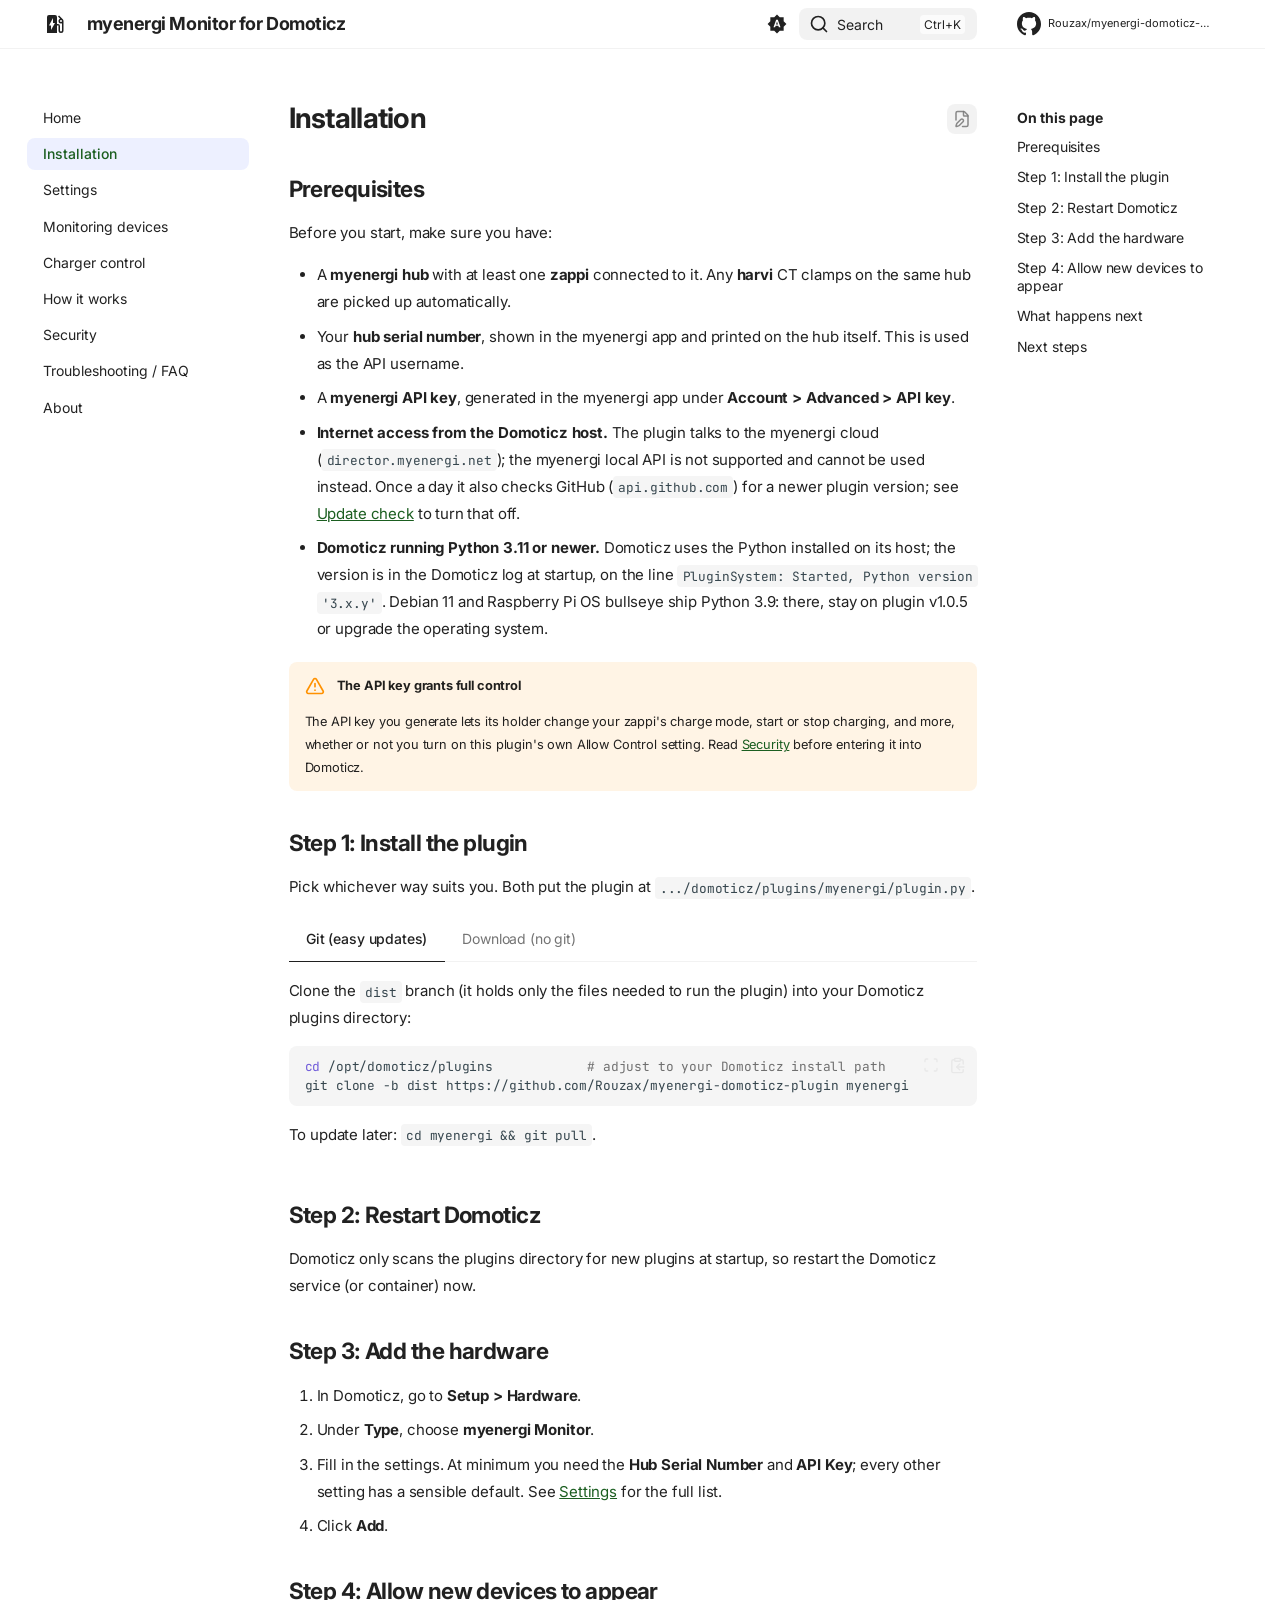
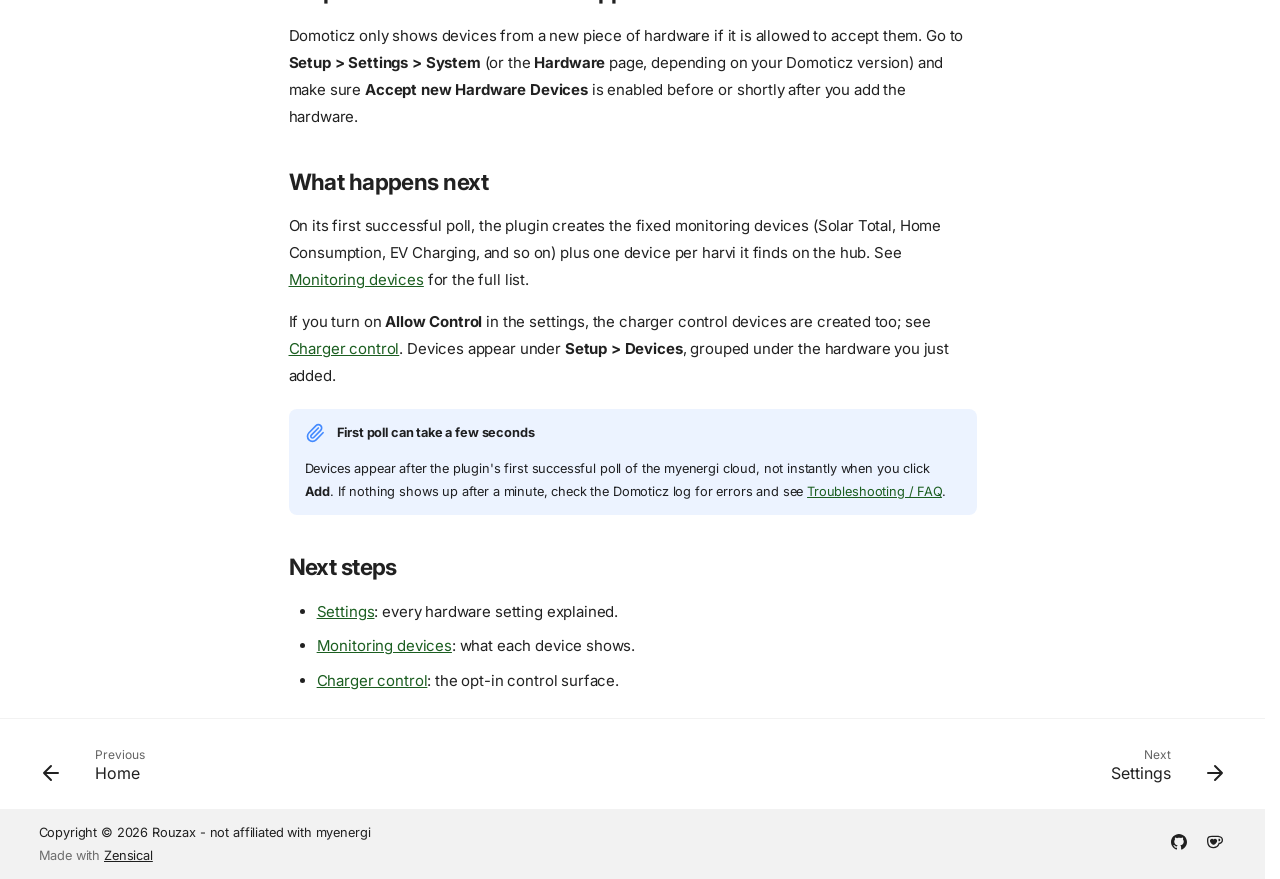
<file: install/index.html>
<!doctype html>
<html lang="en" class="no-js">
  <head>
    
      <meta charset="utf-8">
      <meta name="viewport" content="width=device-width,initial-scale=1">
      
        <meta name="description" content="A read-only-by-default Domoticz plugin for myenergi (zappi + harvi): true solar generation, EV charging, derived home consumption, grid flow, per-inverter power, and opt-in charger control.">
      
      
        <meta name="author" content="Rouzax">
      
      
        <link rel="canonical" href="https://rouzax.github.io/myenergi-domoticz-plugin/install/">
      
      
        <link rel="prev" href="./..">
      
      
        <link rel="next" href="../settings/">
      
      
        
      
      
      <link rel="icon" href="../assets/favicon.svg">
      <meta name="generator" content="zensical-0.0.56">
    
    
      
        <title>Installation - myenergi Monitor for Domoticz</title>
      
    
    
      
        
      
      <link rel="stylesheet" href="../assets/stylesheets/modern/main.20815dad.min.css">
      
        
          
        
        <link rel="stylesheet" href="../assets/stylesheets/modern/palette.dfe2e883.min.css">
      
      


    
    
      
    
    
      
        
        
        <link rel="preconnect" href="https://fonts.gstatic.com" crossorigin>
        <link rel="stylesheet" href="https://fonts.googleapis.com/css?family=Inter:300,300i,400,400i,500,500i,700,700i%7CJetBrains+Mono:400,400i,700,700i&amp;display=fallback">
        <style>:root{--md-text-font:"Inter";--md-code-font:"JetBrains Mono"}</style>
      
    
    
      <link rel="stylesheet" href="../stylesheets/extra.css">
    
    <script>__md_scope=new URL("..",location),__md_scope.pathname.endsWith("/")||(__md_scope=new URL(__md_scope.pathname+"/",location)),__md_hash=e=>[...e].reduce(((e,t)=>(e<<5)-e+t.charCodeAt(0)),0),__md_get=(e,t=localStorage,_=__md_scope)=>JSON.parse(t.getItem(_.pathname+"."+e)),__md_set=(e,t,_=localStorage,a=__md_scope)=>{try{_.setItem(a.pathname+"."+e,JSON.stringify(t))}catch(e){}},document.documentElement.setAttribute("data-platform",navigator.platform)</script>
    
      

    
    
  </head>
  
  
    
    
      
    
    
    
    
    <body dir="ltr" data-md-color-scheme="default" data-md-color-primary="indigo" data-md-color-accent="indigo">
  
    
    <input class="md-toggle" data-md-toggle="drawer" type="checkbox" id="__drawer" autocomplete="off">
    <input class="md-toggle" data-md-toggle="search" type="checkbox" id="__search" autocomplete="off">
    <label class="md-overlay" for="__drawer" aria-label="Navigation"></label>
    <div data-md-component="skip">
      
        
        <a href="#installation" class="md-skip">
          Skip to content
        </a>
      
    </div>
    <div data-md-component="announce">
      
    </div>
    
    
      

  

<header class="md-header md-header--shadow" data-md-component="header">
  <nav class="md-header__inner md-grid" aria-label="Header">
    <a href="./.." title="myenergi Monitor for Domoticz" class="md-header__button md-logo" aria-label="myenergi Monitor for Domoticz" data-md-component="logo">
      
  
  <svg xmlns="http://www.w3.org/2000/svg" viewBox="0 0 24 24"><path d="m19.77 7.23.01-.01-3.72-3.72L15 4.56l2.11 2.11c-.94.36-1.61 1.26-1.61 2.33a2.5 2.5 0 0 0 2.5 2.5c.36 0 .69-.08 1-.21v7.21a1 1 0 0 1-1 1 1 1 0 0 1-1-1V14a2 2 0 0 0-2-2h-1V5a2 2 0 0 0-2-2H6a2 2 0 0 0-2 2v16h10v-7.5h1.5v5A2.5 2.5 0 0 0 18 21a2.5 2.5 0 0 0 2.5-2.5V9c0-.69-.28-1.32-.73-1.77M18 10a1 1 0 0 1-1-1 1 1 0 0 1 1-1 1 1 0 0 1 1 1 1 1 0 0 1-1 1M8 18v-4.5H6L10 6v5h2z"/></svg>

    </a>
    <label class="md-header__button md-icon" for="__drawer" aria-label="Navigation">
      
      <svg xmlns="http://www.w3.org/2000/svg" fill="none" stroke="currentColor" stroke-linecap="round" stroke-linejoin="round" stroke-width="2" class="lucide lucide-menu" viewBox="0 0 24 24"><path d="M4 5h16M4 12h16M4 19h16"/></svg>
    </label>
    <div class="md-header__title" data-md-component="header-title">
      <div class="md-header__ellipsis">
        <div class="md-header__topic">
          <span class="md-ellipsis">
            myenergi Monitor for Domoticz
          </span>
        </div>
        <div class="md-header__topic" data-md-component="header-topic">
          <span class="md-ellipsis">
            
              Installation
            
          </span>
        </div>
      </div>
    </div>
    
      
        <form class="md-header__option" data-md-component="palette">
  
    
    
    
    <input class="md-option" data-md-color-media="(prefers-color-scheme)" data-md-color-scheme="default" data-md-color-primary="indigo" data-md-color-accent="indigo"  aria-label="Switch to light mode"  type="radio" name="__palette" id="__palette_0">
    
      <label class="md-header__button md-icon" title="Switch to light mode" for="__palette_1" hidden>
        <svg xmlns="http://www.w3.org/2000/svg" viewBox="0 0 24 24"><path d="m14.3 16-.7-2h-3.2l-.7 2H7.8L11 7h2l3.2 9zM20 8.69V4h-4.69L12 .69 8.69 4H4v4.69L.69 12 4 15.31V20h4.69L12 23.31 15.31 20H20v-4.69L23.31 12zm-9.15 3.96h2.3L12 9z"/></svg>
      </label>
    
  
    
    
    
    <input class="md-option" data-md-color-media="(prefers-color-scheme: light)" data-md-color-scheme="default" data-md-color-primary="custom" data-md-color-accent="custom"  aria-label="Switch to dark mode"  type="radio" name="__palette" id="__palette_1">
    
      <label class="md-header__button md-icon" title="Switch to dark mode" for="__palette_2" hidden>
        <svg xmlns="http://www.w3.org/2000/svg" viewBox="0 0 24 24"><path d="M12 8a4 4 0 0 0-4 4 4 4 0 0 0 4 4 4 4 0 0 0 4-4 4 4 0 0 0-4-4m0 10a6 6 0 0 1-6-6 6 6 0 0 1 6-6 6 6 0 0 1 6 6 6 6 0 0 1-6 6m8-9.31V4h-4.69L12 .69 8.69 4H4v4.69L.69 12 4 15.31V20h4.69L12 23.31 15.31 20H20v-4.69L23.31 12z"/></svg>
      </label>
    
  
    
    
    
    <input class="md-option" data-md-color-media="(prefers-color-scheme: dark)" data-md-color-scheme="slate" data-md-color-primary="custom" data-md-color-accent="custom"  aria-label="Switch to system preference"  type="radio" name="__palette" id="__palette_2">
    
      <label class="md-header__button md-icon" title="Switch to system preference" for="__palette_0" hidden>
        <svg xmlns="http://www.w3.org/2000/svg" viewBox="0 0 24 24"><path d="M12 18c-.89 0-1.74-.2-2.5-.55C11.56 16.5 13 14.42 13 12s-1.44-4.5-3.5-5.45C10.26 6.2 11.11 6 12 6a6 6 0 0 1 6 6 6 6 0 0 1-6 6m8-9.31V4h-4.69L12 .69 8.69 4H4v4.69L.69 12 4 15.31V20h4.69L12 23.31 15.31 20H20v-4.69L23.31 12z"/></svg>
      </label>
    
  
</form>
      
    
    
      <script>var palette=__md_get("__palette");if(palette&&palette.color){if("(prefers-color-scheme)"===palette.color.media){var media=matchMedia("(prefers-color-scheme: light)"),input=document.querySelector(media.matches?"[data-md-color-media='(prefers-color-scheme: light)']":"[data-md-color-media='(prefers-color-scheme: dark)']");palette.color.media=input.getAttribute("data-md-color-media"),palette.color.scheme=input.getAttribute("data-md-color-scheme"),palette.color.primary=input.getAttribute("data-md-color-primary"),palette.color.accent=input.getAttribute("data-md-color-accent")}for(var[key,value]of Object.entries(palette.color))document.body.setAttribute("data-md-color-"+key,value)}</script>
    
    
    
      
      
        <label class="md-header__button md-icon" for="__search" aria-label="Search">
          
          <svg xmlns="http://www.w3.org/2000/svg" fill="none" stroke="currentColor" stroke-linecap="round" stroke-linejoin="round" stroke-width="2" class="lucide lucide-search" viewBox="0 0 24 24"><path d="m21 21-4.34-4.34"/><circle cx="11" cy="11" r="8"/></svg>
        </label>
        <div class="md-search" data-md-component="search" role="dialog" aria-label="Search">
  <button type="button" class="md-search__button">
    Search
  </button>
</div>
      
    
    <div class="md-header__source">
      
        <a href="https://github.com/Rouzax/myenergi-domoticz-plugin" title="Go to repository" class="md-source" data-md-component="source">
  <div class="md-source__icon md-icon">
    
    <svg xmlns="http://www.w3.org/2000/svg" viewBox="0 0 512 512"><!--! Font Awesome Free 7.3.1 by @fontawesome - https://fontawesome.com License - https://fontawesome.com/license/free (Icons: CC BY 4.0, Fonts: SIL OFL 1.1, Code: MIT License) Copyright 2026 Fonticons, Inc.--><path fill="currentColor" d="M216.5 362.5c-66-8-112.5-55.5-112.5-117 0-25 9-52 24-70-6.5-16.5-5.5-51.5 2-66 20-2.5 47 8 63 22.5 19-6 39-9 63.5-9s44.5 3 62.5 8.5c15.5-14 43-24.5 63-22 7 13.5 8 48.5 1.5 65.5 16 19 24.5 44.5 24.5 70.5 0 61.5-46.5 108-113.5 116.5 17 11 28.5 35 28.5 62.5v52c0 15 12.5 23.5 27.5 17.5C441 459.5 512 369 512 257 512 115.5 397 0 255.5 0S0 115.5 0 257c0 111 70.5 203 165.5 237.5 13.5 5 26.5-4 26.5-17.5v-40c-7 3-16 5-24 5-33 0-52.5-18-66.5-51.5-5.5-13.5-11.5-21.5-23-23-6-.5-8-3-8-6 0-6 10-10.5 20-10.5 14.5 0 27 9 40 27.5 10 14.5 20.5 21 33 21s20.5-4.5 32-16c8.5-8.5 15-16 21-21"/></svg>
  </div>
  <div class="md-source__repository">
    Rouzax/myenergi-domoticz-plugin
  </div>
</a>
      
    </div>
  </nav>
  
</header>
    
    <div class="md-container" data-md-component="container">
      
      
        
          
        
      
      <main class="md-main" data-md-component="main">
        <div class="md-main__inner md-grid">
          
            
              
              <div class="md-sidebar md-sidebar--primary" data-md-component="sidebar" data-md-type="navigation" >
                <div class="md-sidebar__scrollwrap">
                  <div class="md-sidebar__inner">
                    



<nav class="md-nav md-nav--primary" aria-label="Navigation" data-md-level="0">
  <label class="md-nav__title" for="__drawer">
    <a href="./.." title="myenergi Monitor for Domoticz" class="md-nav__button md-logo" aria-label="myenergi Monitor for Domoticz" data-md-component="logo">
      
  
  <svg xmlns="http://www.w3.org/2000/svg" viewBox="0 0 24 24"><path d="m19.77 7.23.01-.01-3.72-3.72L15 4.56l2.11 2.11c-.94.36-1.61 1.26-1.61 2.33a2.5 2.5 0 0 0 2.5 2.5c.36 0 .69-.08 1-.21v7.21a1 1 0 0 1-1 1 1 1 0 0 1-1-1V14a2 2 0 0 0-2-2h-1V5a2 2 0 0 0-2-2H6a2 2 0 0 0-2 2v16h10v-7.5h1.5v5A2.5 2.5 0 0 0 18 21a2.5 2.5 0 0 0 2.5-2.5V9c0-.69-.28-1.32-.73-1.77M18 10a1 1 0 0 1-1-1 1 1 0 0 1 1-1 1 1 0 0 1 1 1 1 1 0 0 1-1 1M8 18v-4.5H6L10 6v5h2z"/></svg>

    </a>
    myenergi Monitor for Domoticz
  </label>
  
    <div class="md-nav__source">
      <a href="https://github.com/Rouzax/myenergi-domoticz-plugin" title="Go to repository" class="md-source" data-md-component="source">
  <div class="md-source__icon md-icon">
    
    <svg xmlns="http://www.w3.org/2000/svg" viewBox="0 0 512 512"><!--! Font Awesome Free 7.3.1 by @fontawesome - https://fontawesome.com License - https://fontawesome.com/license/free (Icons: CC BY 4.0, Fonts: SIL OFL 1.1, Code: MIT License) Copyright 2026 Fonticons, Inc.--><path fill="currentColor" d="M216.5 362.5c-66-8-112.5-55.5-112.5-117 0-25 9-52 24-70-6.5-16.5-5.5-51.5 2-66 20-2.5 47 8 63 22.5 19-6 39-9 63.5-9s44.5 3 62.5 8.5c15.5-14 43-24.5 63-22 7 13.5 8 48.5 1.5 65.5 16 19 24.5 44.5 24.5 70.5 0 61.5-46.5 108-113.5 116.5 17 11 28.5 35 28.5 62.5v52c0 15 12.5 23.5 27.5 17.5C441 459.5 512 369 512 257 512 115.5 397 0 255.5 0S0 115.5 0 257c0 111 70.5 203 165.5 237.5 13.5 5 26.5-4 26.5-17.5v-40c-7 3-16 5-24 5-33 0-52.5-18-66.5-51.5-5.5-13.5-11.5-21.5-23-23-6-.5-8-3-8-6 0-6 10-10.5 20-10.5 14.5 0 27 9 40 27.5 10 14.5 20.5 21 33 21s20.5-4.5 32-16c8.5-8.5 15-16 21-21"/></svg>
  </div>
  <div class="md-source__repository">
    Rouzax/myenergi-domoticz-plugin
  </div>
</a>
    </div>
  
  <ul class="md-nav__list" data-md-scrollfix>
    
      
      
  
  
  
  
    <li class="md-nav__item">
      <a href="./.." class="md-nav__link">
        
  
  
  <span class="md-ellipsis">
    
  
  Home

    
  </span>
  
  

      </a>
    </li>
  

    
      
      
  
  
    
  
  
  
    <li class="md-nav__item md-nav__item--active">
      
      
      
      
        
      
      
        <label class="md-nav__link md-nav__link--active" for="__toc">
          
  
  
  <span class="md-ellipsis">
    
  
  Installation

    
  </span>
  
  

          <span class="md-nav__icon md-icon"></span>
        </label>
      
      <a href="././" class="md-nav__link md-nav__link--active">
        
  
  
  <span class="md-ellipsis">
    
  
  Installation

    
  </span>
  
  

      </a>
      
        


<nav class="md-nav md-nav--secondary" aria-label="On this page">
  
  
  
    
  
  
    <label class="md-nav__title" for="__toc">
      <span class="md-nav__icon md-icon"></span>
      On this page
    </label>
    <ul class="md-nav__list" data-md-component="toc" data-md-scrollfix>
      
        <li class="md-nav__item">
  <a href="#prerequisites" class="md-nav__link">
    <span class="md-ellipsis">
      <span class="md-typeset">
        Prerequisites
      </span>
    </span>
  </a>
  
</li>
      
        <li class="md-nav__item">
  <a href="#step-1-install-the-plugin" class="md-nav__link">
    <span class="md-ellipsis">
      <span class="md-typeset">
        Step 1: Install the plugin
      </span>
    </span>
  </a>
  
</li>
      
        <li class="md-nav__item">
  <a href="#step-2-restart-domoticz" class="md-nav__link">
    <span class="md-ellipsis">
      <span class="md-typeset">
        Step 2: Restart Domoticz
      </span>
    </span>
  </a>
  
</li>
      
        <li class="md-nav__item">
  <a href="#step-3-add-the-hardware" class="md-nav__link">
    <span class="md-ellipsis">
      <span class="md-typeset">
        Step 3: Add the hardware
      </span>
    </span>
  </a>
  
</li>
      
        <li class="md-nav__item">
  <a href="#step-4-allow-new-devices-to-appear" class="md-nav__link">
    <span class="md-ellipsis">
      <span class="md-typeset">
        Step 4: Allow new devices to appear
      </span>
    </span>
  </a>
  
</li>
      
        <li class="md-nav__item">
  <a href="#what-happens-next" class="md-nav__link">
    <span class="md-ellipsis">
      <span class="md-typeset">
        What happens next
      </span>
    </span>
  </a>
  
</li>
      
        <li class="md-nav__item">
  <a href="#next-steps" class="md-nav__link">
    <span class="md-ellipsis">
      <span class="md-typeset">
        Next steps
      </span>
    </span>
  </a>
  
</li>
      
    </ul>
  
</nav>
      
    </li>
  

    
      
      
  
  
  
  
    <li class="md-nav__item">
      <a href="../settings/" class="md-nav__link">
        
  
  
  <span class="md-ellipsis">
    
  
  Settings

    
  </span>
  
  

      </a>
    </li>
  

    
      
      
  
  
  
  
    <li class="md-nav__item">
      <a href="../devices/" class="md-nav__link">
        
  
  
  <span class="md-ellipsis">
    
  
  Monitoring devices

    
  </span>
  
  

      </a>
    </li>
  

    
      
      
  
  
  
  
    <li class="md-nav__item">
      <a href="../control/" class="md-nav__link">
        
  
  
  <span class="md-ellipsis">
    
  
  Charger control

    
  </span>
  
  

      </a>
    </li>
  

    
      
      
  
  
  
  
    <li class="md-nav__item">
      <a href="../internals/" class="md-nav__link">
        
  
  
  <span class="md-ellipsis">
    
  
  How it works

    
  </span>
  
  

      </a>
    </li>
  

    
      
      
  
  
  
  
    <li class="md-nav__item">
      <a href="../security/" class="md-nav__link">
        
  
  
  <span class="md-ellipsis">
    
  
  Security

    
  </span>
  
  

      </a>
    </li>
  

    
      
      
  
  
  
  
    <li class="md-nav__item">
      <a href="../faq/" class="md-nav__link">
        
  
  
  <span class="md-ellipsis">
    
  
  Troubleshooting / FAQ

    
  </span>
  
  

      </a>
    </li>
  

    
      
      
  
  
  
  
    <li class="md-nav__item">
      <a href="../about/" class="md-nav__link">
        
  
  
  <span class="md-ellipsis">
    
  
  About

    
  </span>
  
  

      </a>
    </li>
  

    
  </ul>
</nav>
                  </div>
                </div>
              </div>
            
            
              
              <div class="md-sidebar md-sidebar--secondary" data-md-component="sidebar" data-md-type="toc" >
                <div class="md-sidebar__scrollwrap">
                  
                    
                    
                    
                      
                    
                    
                      <input class="md-nav__toggle md-toggle" type="checkbox" id="__toc">
                      <div class="md-sidebar-button__wrapper">
                        <label class="md-sidebar-button" for="__toc"></label>
                      </div>
                    
                  
                  <div class="md-sidebar__inner">
                    


<nav class="md-nav md-nav--secondary" aria-label="On this page">
  
  
  
    
  
  
    <label class="md-nav__title" for="__toc">
      <span class="md-nav__icon md-icon"></span>
      On this page
    </label>
    <ul class="md-nav__list" data-md-component="toc" data-md-scrollfix>
      
        <li class="md-nav__item">
  <a href="#prerequisites" class="md-nav__link">
    <span class="md-ellipsis">
      <span class="md-typeset">
        Prerequisites
      </span>
    </span>
  </a>
  
</li>
      
        <li class="md-nav__item">
  <a href="#step-1-install-the-plugin" class="md-nav__link">
    <span class="md-ellipsis">
      <span class="md-typeset">
        Step 1: Install the plugin
      </span>
    </span>
  </a>
  
</li>
      
        <li class="md-nav__item">
  <a href="#step-2-restart-domoticz" class="md-nav__link">
    <span class="md-ellipsis">
      <span class="md-typeset">
        Step 2: Restart Domoticz
      </span>
    </span>
  </a>
  
</li>
      
        <li class="md-nav__item">
  <a href="#step-3-add-the-hardware" class="md-nav__link">
    <span class="md-ellipsis">
      <span class="md-typeset">
        Step 3: Add the hardware
      </span>
    </span>
  </a>
  
</li>
      
        <li class="md-nav__item">
  <a href="#step-4-allow-new-devices-to-appear" class="md-nav__link">
    <span class="md-ellipsis">
      <span class="md-typeset">
        Step 4: Allow new devices to appear
      </span>
    </span>
  </a>
  
</li>
      
        <li class="md-nav__item">
  <a href="#what-happens-next" class="md-nav__link">
    <span class="md-ellipsis">
      <span class="md-typeset">
        What happens next
      </span>
    </span>
  </a>
  
</li>
      
        <li class="md-nav__item">
  <a href="#next-steps" class="md-nav__link">
    <span class="md-ellipsis">
      <span class="md-typeset">
        Next steps
      </span>
    </span>
  </a>
  
</li>
      
    </ul>
  
</nav>
                  </div>
                </div>
              </div>
            
          
          
            <div class="md-content" data-md-component="content">
              
              <article class="md-content__inner md-typeset">
                
                  
  
    <a href="https://github.com/Rouzax/myenergi-domoticz-plugin/edit/main/docs/install.md" title="Edit this page" class="md-content__button md-icon" rel="edit">
      
      <svg xmlns="http://www.w3.org/2000/svg" fill="none" stroke="currentColor" stroke-linecap="round" stroke-linejoin="round" stroke-width="2" class="lucide lucide-file-pen" viewBox="0 0 24 24"><path d="M12.659 22H18a2 2 0 0 0 2-2V8a2.4 2.4 0 0 0-.706-1.706l-3.588-3.588A2.4 2.4 0 0 0 14 2H6a2 2 0 0 0-2 2v9.34"/><path d="M14 2v5a1 1 0 0 0 1 1h5M10.378 12.622a1 1 0 0 1 3 3.003L8.36 20.637a2 2 0 0 1-.854.506l-2.867.837a.5.5 0 0 1-.62-.62l.836-2.869a2 2 0 0 1 .506-.853z"/></svg>
    </a>
  
  


<h1 id="installation">Installation<a class="headerlink" href="#installation" title="Permanent link">&para;</a></h1>
<h2 id="prerequisites">Prerequisites<a class="headerlink" href="#prerequisites" title="Permanent link">&para;</a></h2>
<p>Before you start, make sure you have:</p>
<ul>
<li>A <strong>myenergi hub</strong> with at least one <strong>zappi</strong> connected to it. Any <strong>harvi</strong> CT clamps on the
  same hub are picked up automatically.</li>
<li>Your <strong>hub serial number</strong>, shown in the myenergi app and printed on the hub itself. This is
  used as the API username.</li>
<li>A <strong>myenergi API key</strong>, generated in the myenergi app under <strong>Account &gt; Advanced &gt; API key</strong>.</li>
<li><strong>Internet access from the Domoticz host.</strong> The plugin talks to the myenergi cloud
  (<code>director.myenergi.net</code>); the myenergi local API is not supported and cannot be used instead.
  Once a day it also checks GitHub (<code>api.github.com</code>) for a newer plugin version; see
  <a href="../settings/#update-check">Update check</a> to turn that off.</li>
<li><strong>Domoticz running Python 3.11 or newer.</strong> Domoticz uses the Python installed on its host;
  the version is in the Domoticz log at startup, on the line
  <code>PluginSystem: Started, Python version '3.x.y'</code>. Debian 11 and Raspberry Pi OS bullseye ship
  Python 3.9: there, stay on plugin v1.0.5 or upgrade the operating system.</li>
</ul>
<div class="admonition warning">
<p class="admonition-title">The API key grants full control</p>
<p>The API key you generate lets its holder change your zappi's charge mode, start or stop
charging, and more, whether or not you turn on this plugin's own Allow Control setting. Read
<a href="../security/">Security</a> before entering it into Domoticz.</p>
</div>
<h2 id="step-1-install-the-plugin">Step 1: Install the plugin<a class="headerlink" href="#step-1-install-the-plugin" title="Permanent link">&para;</a></h2>
<p>Pick whichever way suits you. Both put the plugin at <code>.../domoticz/plugins/myenergi/plugin.py</code>.</p>
<div class="tabbed-set tabbed-alternate" data-tabs="1:2"><input checked="checked" id="__tabbed_1_1" name="__tabbed_1" type="radio" /><input id="__tabbed_1_2" name="__tabbed_1" type="radio" /><div class="tabbed-labels"><label for="__tabbed_1_1">Git (easy updates)</label><label for="__tabbed_1_2">Download (no git)</label></div>
<div class="tabbed-content">
<div class="tabbed-block">
<p>Clone the <code>dist</code> branch (it holds only the files needed to run the plugin) into your Domoticz
plugins directory:</p>
<div class="language-bash highlight"><pre><span></span><code><span id="__span-0-1"><a id="__codelineno-0-1" name="__codelineno-0-1" href="#__codelineno-0-1"></a><span class="nb">cd</span><span class="w"> </span>/opt/domoticz/plugins<span class="w">            </span><span class="c1"># adjust to your Domoticz install path</span>
</span><span id="__span-0-2"><a id="__codelineno-0-2" name="__codelineno-0-2" href="#__codelineno-0-2"></a>git<span class="w"> </span>clone<span class="w"> </span>-b<span class="w"> </span>dist<span class="w"> </span>https://github.com/Rouzax/myenergi-domoticz-plugin<span class="w"> </span>myenergi
</span></code></pre></div>
<p>To update later: <code>cd myenergi &amp;&amp; git pull</code>.</p>
</div>
<div class="tabbed-block">
<ol>
<li>Open the <a href="https://github.com/Rouzax/myenergi-domoticz-plugin/releases">Releases page</a> and
   download the <code>myenergi-vX.Y.Z.zip</code> file from the latest release.</li>
<li>Unzip it into your Domoticz plugins directory. The zip contains a <code>myenergi</code> folder, so you
   end up with <code>.../domoticz/plugins/myenergi/plugin.py</code>.</li>
</ol>
<p>To update later: download the newer zip and replace the folder.</p>
</div>
</div>
</div>
<h2 id="step-2-restart-domoticz">Step 2: Restart Domoticz<a class="headerlink" href="#step-2-restart-domoticz" title="Permanent link">&para;</a></h2>
<p>Domoticz only scans the plugins directory for new plugins at startup, so restart the Domoticz
service (or container) now.</p>
<h2 id="step-3-add-the-hardware">Step 3: Add the hardware<a class="headerlink" href="#step-3-add-the-hardware" title="Permanent link">&para;</a></h2>
<ol>
<li>In Domoticz, go to <strong>Setup &gt; Hardware</strong>.</li>
<li>Under <strong>Type</strong>, choose <strong>myenergi Monitor</strong>.</li>
<li>Fill in the settings. At minimum you need the <strong>Hub Serial Number</strong> and <strong>API Key</strong>; every
   other setting has a sensible default. See <a href="../settings/">Settings</a> for the full list.</li>
<li>Click <strong>Add</strong>.</li>
</ol>
<h2 id="step-4-allow-new-devices-to-appear">Step 4: Allow new devices to appear<a class="headerlink" href="#step-4-allow-new-devices-to-appear" title="Permanent link">&para;</a></h2>
<p>Domoticz only shows devices from a new piece of hardware if it is allowed to accept them. Go to
<strong>Setup &gt; Settings &gt; System</strong> (or the <strong>Hardware</strong> page, depending on your Domoticz version) and
make sure <strong>Accept new Hardware Devices</strong> is enabled before or shortly after you add the
hardware.</p>
<h2 id="what-happens-next">What happens next<a class="headerlink" href="#what-happens-next" title="Permanent link">&para;</a></h2>
<p>On its first successful poll, the plugin creates the fixed monitoring devices (Solar Total, Home
Consumption, EV Charging, and so on) plus one device per harvi it finds on the hub. See
<a href="../devices/">Monitoring devices</a> for the full list.</p>
<p>If you turn on <strong>Allow Control</strong> in the settings, the charger control devices are created too;
see <a href="../control/">Charger control</a>. Devices appear under <strong>Setup &gt; Devices</strong>, grouped under the
hardware you just added.</p>
<div class="admonition note">
<p class="admonition-title">First poll can take a few seconds</p>
<p>Devices appear after the plugin's first successful poll of the myenergi cloud, not
instantly when you click <strong>Add</strong>. If nothing shows up after a minute, check the Domoticz log
for errors and see <a href="../faq/">Troubleshooting / FAQ</a>.</p>
</div>
<h2 id="next-steps">Next steps<a class="headerlink" href="#next-steps" title="Permanent link">&para;</a></h2>
<ul>
<li><a href="../settings/">Settings</a>: every hardware setting explained.</li>
<li><a href="../devices/">Monitoring devices</a>: what each device shows.</li>
<li><a href="../control/">Charger control</a>: the opt-in control surface.</li>
</ul>














                
              </article>
            </div>
          
          
  <script>var tabs=__md_get("__tabs");if(Array.isArray(tabs))e:for(var set of document.querySelectorAll(".tabbed-set")){var labels=set.querySelector(".tabbed-labels");for(var tab of tabs)for(var label of labels.getElementsByTagName("label"))if(label.innerText.trim()===tab){var input=document.getElementById(label.htmlFor);input.checked=!0;continue e}}</script>

<script>var target=document.getElementById(location.hash.slice(1));target&&target.name&&(target.checked=target.name.startsWith("__tabbed_"))</script>
        </div>
        
          <button type="button" class="md-top md-icon" data-md-component="top" hidden>
  
  <svg xmlns="http://www.w3.org/2000/svg" fill="none" stroke="currentColor" stroke-linecap="round" stroke-linejoin="round" stroke-width="2" class="lucide lucide-circle-arrow-up" viewBox="0 0 24 24"><circle cx="12" cy="12" r="10"/><path d="m16 12-4-4-4 4M12 16V8"/></svg>
  Back to top
</button>
        
      </main>
      
        <footer class="md-footer">
  
    
      
      <nav class="md-footer__inner md-grid" aria-label="Footer" >
        
          
          <a href="./.." class="md-footer__link md-footer__link--prev" aria-label="Previous: Home">
            <div class="md-footer__button md-icon">
              
              <svg xmlns="http://www.w3.org/2000/svg" fill="none" stroke="currentColor" stroke-linecap="round" stroke-linejoin="round" stroke-width="2" class="lucide lucide-arrow-left" viewBox="0 0 24 24"><path d="m12 19-7-7 7-7M19 12H5"/></svg>
            </div>
            <div class="md-footer__title">
              <span class="md-footer__direction">
                Previous
              </span>
              <div class="md-ellipsis">
                Home
              </div>
            </div>
          </a>
        
        
          
          <a href="../settings/" class="md-footer__link md-footer__link--next" aria-label="Next: Settings">
            <div class="md-footer__title">
              <span class="md-footer__direction">
                Next
              </span>
              <div class="md-ellipsis">
                Settings
              </div>
            </div>
            <div class="md-footer__button md-icon">
              
              <svg xmlns="http://www.w3.org/2000/svg" fill="none" stroke="currentColor" stroke-linecap="round" stroke-linejoin="round" stroke-width="2" class="lucide lucide-arrow-right" viewBox="0 0 24 24"><path d="M5 12h14M12 5l7 7-7 7"/></svg>
            </div>
          </a>
        
      </nav>
    
  
  <div class="md-footer-meta md-typeset">
    <div class="md-footer-meta__inner md-grid">
      <div class="md-copyright">
  
    <div class="md-copyright__highlight">
      Copyright &copy; 2026 Rouzax - not affiliated with myenergi
    </div>
  
  
    Made with
    <a href="https://zensical.org/" target="_blank" rel="noopener">
      Zensical
    </a>
  
</div>
      
        
<div class="md-social">
  
    
    
    
    
    <a href="https://github.com/Rouzax/myenergi-domoticz-plugin" target="_blank" rel="noopener" title="myenergi Monitor on GitHub" class="md-social__link">
      <svg xmlns="http://www.w3.org/2000/svg" viewBox="0 0 512 512"><!--! Font Awesome Free 7.3.1 by @fontawesome - https://fontawesome.com License - https://fontawesome.com/license/free (Icons: CC BY 4.0, Fonts: SIL OFL 1.1, Code: MIT License) Copyright 2026 Fonticons, Inc.--><path fill="currentColor" d="M216.5 362.5c-66-8-112.5-55.5-112.5-117 0-25 9-52 24-70-6.5-16.5-5.5-51.5 2-66 20-2.5 47 8 63 22.5 19-6 39-9 63.5-9s44.5 3 62.5 8.5c15.5-14 43-24.5 63-22 7 13.5 8 48.5 1.5 65.5 16 19 24.5 44.5 24.5 70.5 0 61.5-46.5 108-113.5 116.5 17 11 28.5 35 28.5 62.5v52c0 15 12.5 23.5 27.5 17.5C441 459.5 512 369 512 257 512 115.5 397 0 255.5 0S0 115.5 0 257c0 111 70.5 203 165.5 237.5 13.5 5 26.5-4 26.5-17.5v-40c-7 3-16 5-24 5-33 0-52.5-18-66.5-51.5-5.5-13.5-11.5-21.5-23-23-6-.5-8-3-8-6 0-6 10-10.5 20-10.5 14.5 0 27 9 40 27.5 10 14.5 20.5 21 33 21s20.5-4.5 32-16c8.5-8.5 15-16 21-21"/></svg>
    </a>
  
    
    
    
    
    <a href="https://ko-fi.com/O0W221GBUG" target="_blank" rel="noopener" title="Support myenergi Monitor on Ko-fi" class="md-social__link">
      <svg xmlns="http://www.w3.org/2000/svg" viewBox="0 0 24 24"><title>Ko-fi</title><path d="M11.351 2.715c-2.7 0-4.986.025-6.83.26C2.078 3.285 0 5.154 0 8.61c0 3.506.182 6.13 1.585 8.493 1.584 2.701 4.233 4.182 7.662 4.182h.83c4.209 0 6.494-2.234 7.637-4a9.5 9.5 0 0 0 1.091-2.338C21.792 14.688 24 12.22 24 9.208v-.415c0-3.247-2.13-5.507-5.792-5.87-1.558-.156-2.65-.208-6.857-.208m0 1.947c4.208 0 5.09.052 6.571.182 2.624.311 4.13 1.584 4.13 4v.39c0 2.156-1.792 3.844-3.87 3.844h-.935l-.156.649c-.208 1.013-.597 1.818-1.039 2.546-.909 1.428-2.545 3.064-5.922 3.064h-.805c-2.571 0-4.831-.883-6.078-3.195-1.09-2-1.298-4.155-1.298-7.506 0-2.181.857-3.402 3.012-3.714 1.533-.233 3.559-.26 6.39-.26m6.547 2.287c-.416 0-.65.234-.65.546v2.935c0 .311.234.545.65.545 1.324 0 2.051-.754 2.051-2s-.727-2.026-2.052-2.026m-10.39.182c-1.818 0-3.013 1.48-3.013 3.142 0 1.533.858 2.857 1.949 3.897.727.701 1.87 1.429 2.649 1.896a1.47 1.47 0 0 0 1.507 0c.78-.467 1.922-1.195 2.623-1.896 1.117-1.039 1.974-2.364 1.974-3.897 0-1.662-1.247-3.142-3.039-3.142-1.065 0-1.792.545-2.338 1.298-.493-.753-1.246-1.298-2.312-1.298"/></svg>
    </a>
  
</div>
      
    </div>
  </div>
</footer>
      
    </div>
    <div class="md-dialog" data-md-component="dialog">
      <div class="md-dialog__inner md-typeset"></div>
    </div>
    
    
    
      
      
      <script id="__config" type="application/json">{"annotate":null,"base":"..","features":["navigation.instant","navigation.instant.prefetch","navigation.tracking","navigation.sections","navigation.top","navigation.footer","toc.follow","search.suggest","search.highlight","content.code.copy","content.code.select","content.code.annotate","content.action.edit","content.tabs.link","content.tooltips","content.footnote.tooltips"],"search":"../assets/javascripts/workers/search.7d14d953.min.js","tags":null,"translations":{"clipboard.copied":"Copied to clipboard","clipboard.copy":"Copy to clipboard","search.result.more.one":"1 more on this page","search.result.more.other":"# more on this page","search.result.none":"No matching documents","search.result.one":"1 matching document","search.result.other":"# matching documents","search.result.placeholder":"Type to start searching","search.result.term.missing":"Missing","select.version":"Select version"},"version":null}</script>
    
    
      <script src="../assets/javascripts/bundle.e886cdf1.min.js"></script>
      
    
  </body>
</html>
</file>
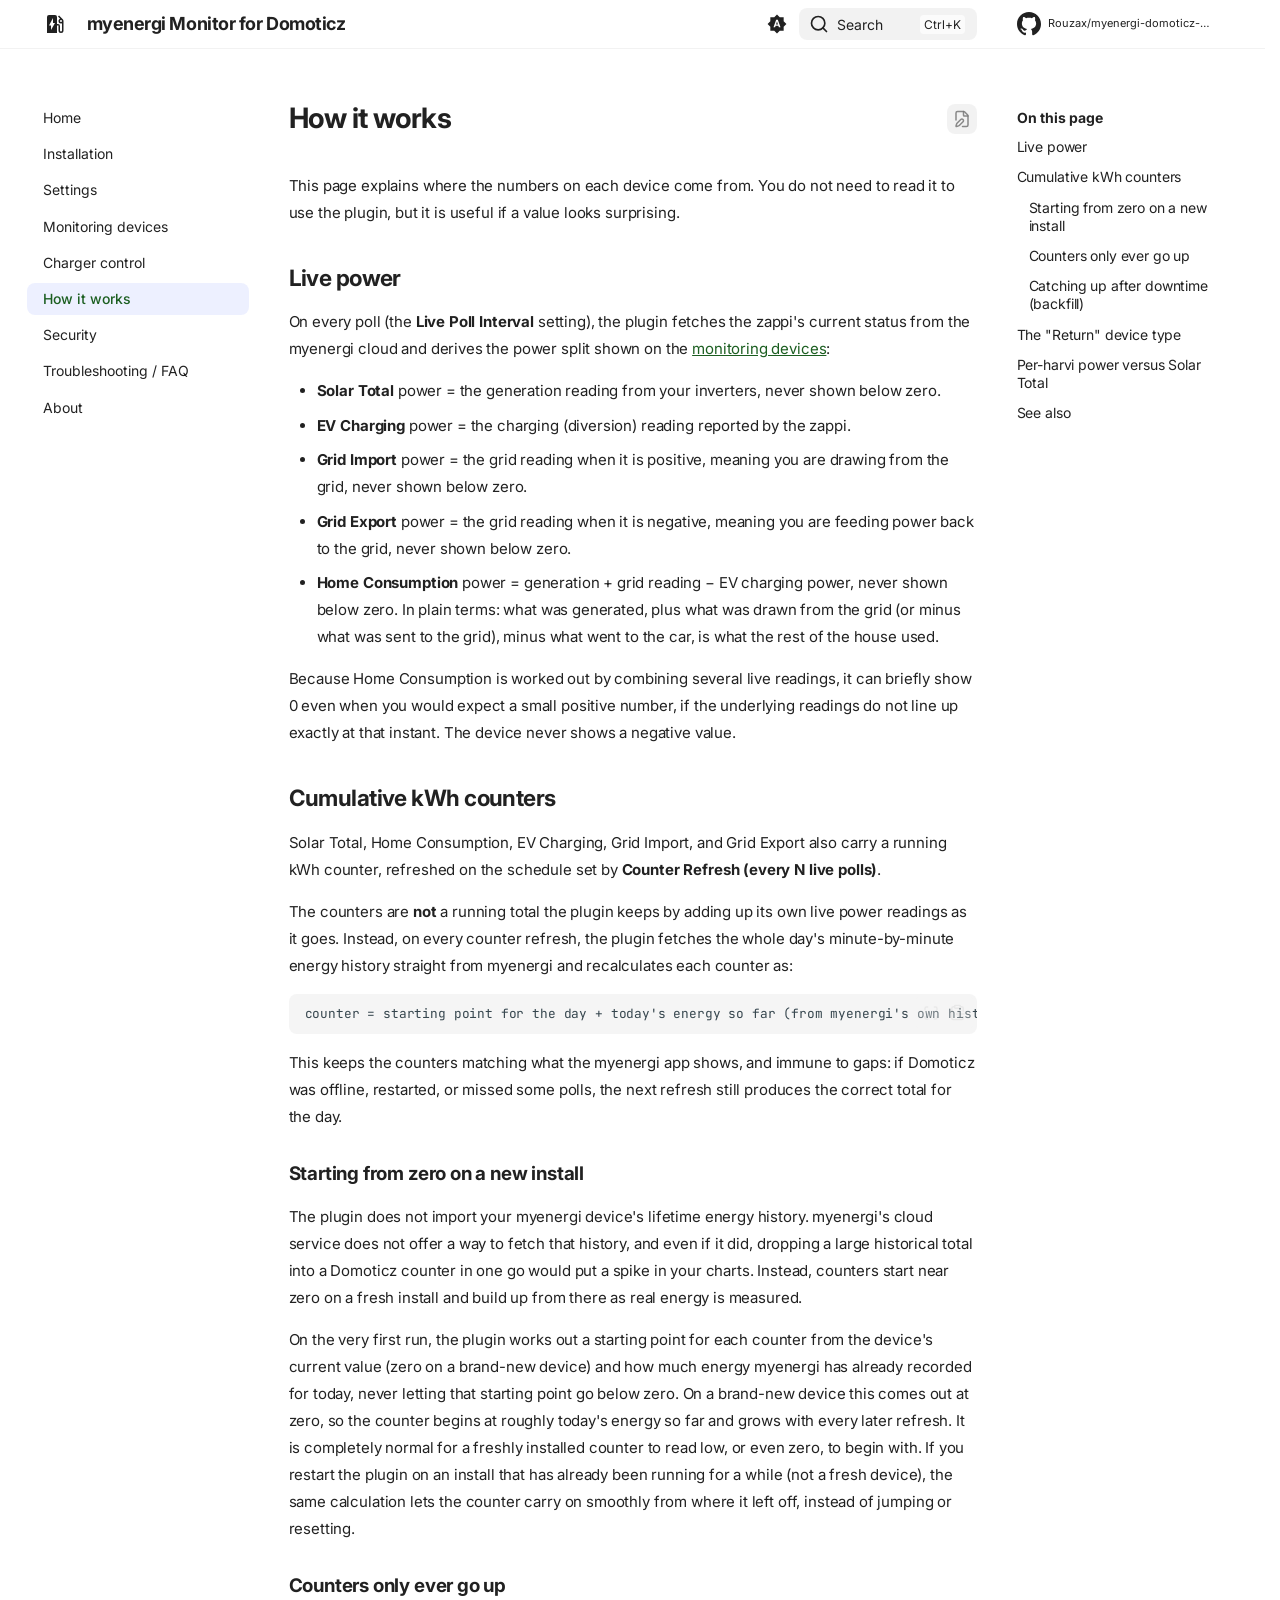
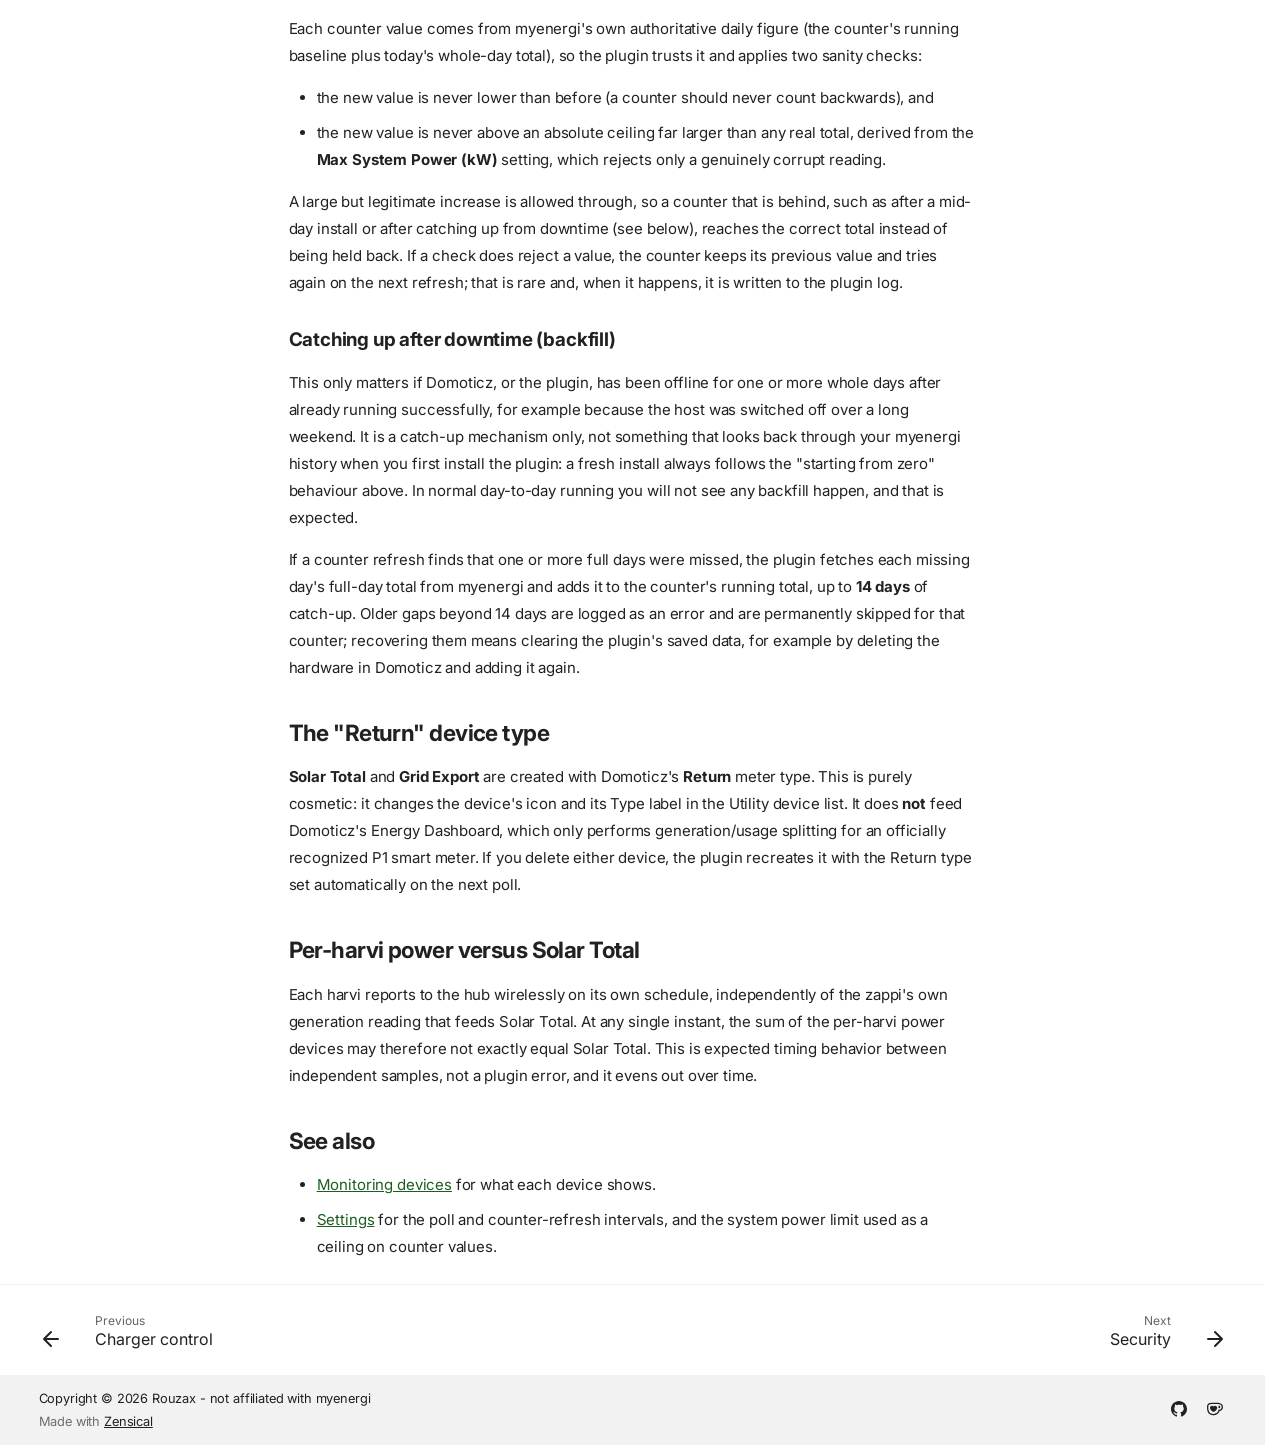
<file: internals/index.html>
<!doctype html>
<html lang="en" class="no-js">
  <head>
    
      <meta charset="utf-8">
      <meta name="viewport" content="width=device-width,initial-scale=1">
      
        <meta name="description" content="A read-only-by-default Domoticz plugin for myenergi (zappi + harvi): true solar generation, EV charging, derived home consumption, grid flow, per-inverter power, and opt-in charger control.">
      
      
        <meta name="author" content="Rouzax">
      
      
        <link rel="canonical" href="https://rouzax.github.io/myenergi-domoticz-plugin/internals/">
      
      
        <link rel="prev" href="../control/">
      
      
        <link rel="next" href="../security/">
      
      
        
      
      
      <link rel="icon" href="../assets/favicon.svg">
      <meta name="generator" content="zensical-0.0.56">
    
    
      
        <title>How it works - myenergi Monitor for Domoticz</title>
      
    
    
      
        
      
      <link rel="stylesheet" href="../assets/stylesheets/modern/main.20815dad.min.css">
      
        
          
        
        <link rel="stylesheet" href="../assets/stylesheets/modern/palette.dfe2e883.min.css">
      
      


    
    
      
    
    
      
        
        
        <link rel="preconnect" href="https://fonts.gstatic.com" crossorigin>
        <link rel="stylesheet" href="https://fonts.googleapis.com/css?family=Inter:300,300i,400,400i,500,500i,700,700i%7CJetBrains+Mono:400,400i,700,700i&amp;display=fallback">
        <style>:root{--md-text-font:"Inter";--md-code-font:"JetBrains Mono"}</style>
      
    
    
      <link rel="stylesheet" href="../stylesheets/extra.css">
    
    <script>__md_scope=new URL("..",location),__md_scope.pathname.endsWith("/")||(__md_scope=new URL(__md_scope.pathname+"/",location)),__md_hash=e=>[...e].reduce(((e,t)=>(e<<5)-e+t.charCodeAt(0)),0),__md_get=(e,t=localStorage,_=__md_scope)=>JSON.parse(t.getItem(_.pathname+"."+e)),__md_set=(e,t,_=localStorage,a=__md_scope)=>{try{_.setItem(a.pathname+"."+e,JSON.stringify(t))}catch(e){}},document.documentElement.setAttribute("data-platform",navigator.platform)</script>
    
      

    
    
  </head>
  
  
    
    
      
    
    
    
    
    <body dir="ltr" data-md-color-scheme="default" data-md-color-primary="indigo" data-md-color-accent="indigo">
  
    
    <input class="md-toggle" data-md-toggle="drawer" type="checkbox" id="__drawer" autocomplete="off">
    <input class="md-toggle" data-md-toggle="search" type="checkbox" id="__search" autocomplete="off">
    <label class="md-overlay" for="__drawer" aria-label="Navigation"></label>
    <div data-md-component="skip">
      
        
        <a href="#how-it-works" class="md-skip">
          Skip to content
        </a>
      
    </div>
    <div data-md-component="announce">
      
    </div>
    
    
      

  

<header class="md-header md-header--shadow" data-md-component="header">
  <nav class="md-header__inner md-grid" aria-label="Header">
    <a href="./.." title="myenergi Monitor for Domoticz" class="md-header__button md-logo" aria-label="myenergi Monitor for Domoticz" data-md-component="logo">
      
  
  <svg xmlns="http://www.w3.org/2000/svg" viewBox="0 0 24 24"><path d="m19.77 7.23.01-.01-3.72-3.72L15 4.56l2.11 2.11c-.94.36-1.61 1.26-1.61 2.33a2.5 2.5 0 0 0 2.5 2.5c.36 0 .69-.08 1-.21v7.21a1 1 0 0 1-1 1 1 1 0 0 1-1-1V14a2 2 0 0 0-2-2h-1V5a2 2 0 0 0-2-2H6a2 2 0 0 0-2 2v16h10v-7.5h1.5v5A2.5 2.5 0 0 0 18 21a2.5 2.5 0 0 0 2.5-2.5V9c0-.69-.28-1.32-.73-1.77M18 10a1 1 0 0 1-1-1 1 1 0 0 1 1-1 1 1 0 0 1 1 1 1 1 0 0 1-1 1M8 18v-4.5H6L10 6v5h2z"/></svg>

    </a>
    <label class="md-header__button md-icon" for="__drawer" aria-label="Navigation">
      
      <svg xmlns="http://www.w3.org/2000/svg" fill="none" stroke="currentColor" stroke-linecap="round" stroke-linejoin="round" stroke-width="2" class="lucide lucide-menu" viewBox="0 0 24 24"><path d="M4 5h16M4 12h16M4 19h16"/></svg>
    </label>
    <div class="md-header__title" data-md-component="header-title">
      <div class="md-header__ellipsis">
        <div class="md-header__topic">
          <span class="md-ellipsis">
            myenergi Monitor for Domoticz
          </span>
        </div>
        <div class="md-header__topic" data-md-component="header-topic">
          <span class="md-ellipsis">
            
              How it works
            
          </span>
        </div>
      </div>
    </div>
    
      
        <form class="md-header__option" data-md-component="palette">
  
    
    
    
    <input class="md-option" data-md-color-media="(prefers-color-scheme)" data-md-color-scheme="default" data-md-color-primary="indigo" data-md-color-accent="indigo"  aria-label="Switch to light mode"  type="radio" name="__palette" id="__palette_0">
    
      <label class="md-header__button md-icon" title="Switch to light mode" for="__palette_1" hidden>
        <svg xmlns="http://www.w3.org/2000/svg" viewBox="0 0 24 24"><path d="m14.3 16-.7-2h-3.2l-.7 2H7.8L11 7h2l3.2 9zM20 8.69V4h-4.69L12 .69 8.69 4H4v4.69L.69 12 4 15.31V20h4.69L12 23.31 15.31 20H20v-4.69L23.31 12zm-9.15 3.96h2.3L12 9z"/></svg>
      </label>
    
  
    
    
    
    <input class="md-option" data-md-color-media="(prefers-color-scheme: light)" data-md-color-scheme="default" data-md-color-primary="custom" data-md-color-accent="custom"  aria-label="Switch to dark mode"  type="radio" name="__palette" id="__palette_1">
    
      <label class="md-header__button md-icon" title="Switch to dark mode" for="__palette_2" hidden>
        <svg xmlns="http://www.w3.org/2000/svg" viewBox="0 0 24 24"><path d="M12 8a4 4 0 0 0-4 4 4 4 0 0 0 4 4 4 4 0 0 0 4-4 4 4 0 0 0-4-4m0 10a6 6 0 0 1-6-6 6 6 0 0 1 6-6 6 6 0 0 1 6 6 6 6 0 0 1-6 6m8-9.31V4h-4.69L12 .69 8.69 4H4v4.69L.69 12 4 15.31V20h4.69L12 23.31 15.31 20H20v-4.69L23.31 12z"/></svg>
      </label>
    
  
    
    
    
    <input class="md-option" data-md-color-media="(prefers-color-scheme: dark)" data-md-color-scheme="slate" data-md-color-primary="custom" data-md-color-accent="custom"  aria-label="Switch to system preference"  type="radio" name="__palette" id="__palette_2">
    
      <label class="md-header__button md-icon" title="Switch to system preference" for="__palette_0" hidden>
        <svg xmlns="http://www.w3.org/2000/svg" viewBox="0 0 24 24"><path d="M12 18c-.89 0-1.74-.2-2.5-.55C11.56 16.5 13 14.42 13 12s-1.44-4.5-3.5-5.45C10.26 6.2 11.11 6 12 6a6 6 0 0 1 6 6 6 6 0 0 1-6 6m8-9.31V4h-4.69L12 .69 8.69 4H4v4.69L.69 12 4 15.31V20h4.69L12 23.31 15.31 20H20v-4.69L23.31 12z"/></svg>
      </label>
    
  
</form>
      
    
    
      <script>var palette=__md_get("__palette");if(palette&&palette.color){if("(prefers-color-scheme)"===palette.color.media){var media=matchMedia("(prefers-color-scheme: light)"),input=document.querySelector(media.matches?"[data-md-color-media='(prefers-color-scheme: light)']":"[data-md-color-media='(prefers-color-scheme: dark)']");palette.color.media=input.getAttribute("data-md-color-media"),palette.color.scheme=input.getAttribute("data-md-color-scheme"),palette.color.primary=input.getAttribute("data-md-color-primary"),palette.color.accent=input.getAttribute("data-md-color-accent")}for(var[key,value]of Object.entries(palette.color))document.body.setAttribute("data-md-color-"+key,value)}</script>
    
    
    
      
      
        <label class="md-header__button md-icon" for="__search" aria-label="Search">
          
          <svg xmlns="http://www.w3.org/2000/svg" fill="none" stroke="currentColor" stroke-linecap="round" stroke-linejoin="round" stroke-width="2" class="lucide lucide-search" viewBox="0 0 24 24"><path d="m21 21-4.34-4.34"/><circle cx="11" cy="11" r="8"/></svg>
        </label>
        <div class="md-search" data-md-component="search" role="dialog" aria-label="Search">
  <button type="button" class="md-search__button">
    Search
  </button>
</div>
      
    
    <div class="md-header__source">
      
        <a href="https://github.com/Rouzax/myenergi-domoticz-plugin" title="Go to repository" class="md-source" data-md-component="source">
  <div class="md-source__icon md-icon">
    
    <svg xmlns="http://www.w3.org/2000/svg" viewBox="0 0 512 512"><!--! Font Awesome Free 7.3.1 by @fontawesome - https://fontawesome.com License - https://fontawesome.com/license/free (Icons: CC BY 4.0, Fonts: SIL OFL 1.1, Code: MIT License) Copyright 2026 Fonticons, Inc.--><path fill="currentColor" d="M216.5 362.5c-66-8-112.5-55.5-112.5-117 0-25 9-52 24-70-6.5-16.5-5.5-51.5 2-66 20-2.5 47 8 63 22.5 19-6 39-9 63.5-9s44.5 3 62.5 8.5c15.5-14 43-24.5 63-22 7 13.5 8 48.5 1.5 65.5 16 19 24.5 44.5 24.5 70.5 0 61.5-46.5 108-113.5 116.5 17 11 28.5 35 28.5 62.5v52c0 15 12.5 23.5 27.5 17.5C441 459.5 512 369 512 257 512 115.5 397 0 255.5 0S0 115.5 0 257c0 111 70.5 203 165.5 237.5 13.5 5 26.5-4 26.5-17.5v-40c-7 3-16 5-24 5-33 0-52.5-18-66.5-51.5-5.5-13.5-11.5-21.5-23-23-6-.5-8-3-8-6 0-6 10-10.5 20-10.5 14.5 0 27 9 40 27.5 10 14.5 20.5 21 33 21s20.5-4.5 32-16c8.5-8.5 15-16 21-21"/></svg>
  </div>
  <div class="md-source__repository">
    Rouzax/myenergi-domoticz-plugin
  </div>
</a>
      
    </div>
  </nav>
  
</header>
    
    <div class="md-container" data-md-component="container">
      
      
        
          
        
      
      <main class="md-main" data-md-component="main">
        <div class="md-main__inner md-grid">
          
            
              
              <div class="md-sidebar md-sidebar--primary" data-md-component="sidebar" data-md-type="navigation" >
                <div class="md-sidebar__scrollwrap">
                  <div class="md-sidebar__inner">
                    



<nav class="md-nav md-nav--primary" aria-label="Navigation" data-md-level="0">
  <label class="md-nav__title" for="__drawer">
    <a href="./.." title="myenergi Monitor for Domoticz" class="md-nav__button md-logo" aria-label="myenergi Monitor for Domoticz" data-md-component="logo">
      
  
  <svg xmlns="http://www.w3.org/2000/svg" viewBox="0 0 24 24"><path d="m19.77 7.23.01-.01-3.72-3.72L15 4.56l2.11 2.11c-.94.36-1.61 1.26-1.61 2.33a2.5 2.5 0 0 0 2.5 2.5c.36 0 .69-.08 1-.21v7.21a1 1 0 0 1-1 1 1 1 0 0 1-1-1V14a2 2 0 0 0-2-2h-1V5a2 2 0 0 0-2-2H6a2 2 0 0 0-2 2v16h10v-7.5h1.5v5A2.5 2.5 0 0 0 18 21a2.5 2.5 0 0 0 2.5-2.5V9c0-.69-.28-1.32-.73-1.77M18 10a1 1 0 0 1-1-1 1 1 0 0 1 1-1 1 1 0 0 1 1 1 1 1 0 0 1-1 1M8 18v-4.5H6L10 6v5h2z"/></svg>

    </a>
    myenergi Monitor for Domoticz
  </label>
  
    <div class="md-nav__source">
      <a href="https://github.com/Rouzax/myenergi-domoticz-plugin" title="Go to repository" class="md-source" data-md-component="source">
  <div class="md-source__icon md-icon">
    
    <svg xmlns="http://www.w3.org/2000/svg" viewBox="0 0 512 512"><!--! Font Awesome Free 7.3.1 by @fontawesome - https://fontawesome.com License - https://fontawesome.com/license/free (Icons: CC BY 4.0, Fonts: SIL OFL 1.1, Code: MIT License) Copyright 2026 Fonticons, Inc.--><path fill="currentColor" d="M216.5 362.5c-66-8-112.5-55.5-112.5-117 0-25 9-52 24-70-6.5-16.5-5.5-51.5 2-66 20-2.5 47 8 63 22.5 19-6 39-9 63.5-9s44.5 3 62.5 8.5c15.5-14 43-24.5 63-22 7 13.5 8 48.5 1.5 65.5 16 19 24.5 44.5 24.5 70.5 0 61.5-46.5 108-113.5 116.5 17 11 28.5 35 28.5 62.5v52c0 15 12.5 23.5 27.5 17.5C441 459.5 512 369 512 257 512 115.5 397 0 255.5 0S0 115.5 0 257c0 111 70.5 203 165.5 237.5 13.5 5 26.5-4 26.5-17.5v-40c-7 3-16 5-24 5-33 0-52.5-18-66.5-51.5-5.5-13.5-11.5-21.5-23-23-6-.5-8-3-8-6 0-6 10-10.5 20-10.5 14.5 0 27 9 40 27.5 10 14.5 20.5 21 33 21s20.5-4.5 32-16c8.5-8.5 15-16 21-21"/></svg>
  </div>
  <div class="md-source__repository">
    Rouzax/myenergi-domoticz-plugin
  </div>
</a>
    </div>
  
  <ul class="md-nav__list" data-md-scrollfix>
    
      
      
  
  
  
  
    <li class="md-nav__item">
      <a href="./.." class="md-nav__link">
        
  
  
  <span class="md-ellipsis">
    
  
  Home

    
  </span>
  
  

      </a>
    </li>
  

    
      
      
  
  
  
  
    <li class="md-nav__item">
      <a href="../install/" class="md-nav__link">
        
  
  
  <span class="md-ellipsis">
    
  
  Installation

    
  </span>
  
  

      </a>
    </li>
  

    
      
      
  
  
  
  
    <li class="md-nav__item">
      <a href="../settings/" class="md-nav__link">
        
  
  
  <span class="md-ellipsis">
    
  
  Settings

    
  </span>
  
  

      </a>
    </li>
  

    
      
      
  
  
  
  
    <li class="md-nav__item">
      <a href="../devices/" class="md-nav__link">
        
  
  
  <span class="md-ellipsis">
    
  
  Monitoring devices

    
  </span>
  
  

      </a>
    </li>
  

    
      
      
  
  
  
  
    <li class="md-nav__item">
      <a href="../control/" class="md-nav__link">
        
  
  
  <span class="md-ellipsis">
    
  
  Charger control

    
  </span>
  
  

      </a>
    </li>
  

    
      
      
  
  
    
  
  
  
    <li class="md-nav__item md-nav__item--active">
      
      
      
      
        
      
      
        <label class="md-nav__link md-nav__link--active" for="__toc">
          
  
  
  <span class="md-ellipsis">
    
  
  How it works

    
  </span>
  
  

          <span class="md-nav__icon md-icon"></span>
        </label>
      
      <a href="././" class="md-nav__link md-nav__link--active">
        
  
  
  <span class="md-ellipsis">
    
  
  How it works

    
  </span>
  
  

      </a>
      
        


<nav class="md-nav md-nav--secondary" aria-label="On this page">
  
  
  
    
  
  
    <label class="md-nav__title" for="__toc">
      <span class="md-nav__icon md-icon"></span>
      On this page
    </label>
    <ul class="md-nav__list" data-md-component="toc" data-md-scrollfix>
      
        <li class="md-nav__item">
  <a href="#live-power" class="md-nav__link">
    <span class="md-ellipsis">
      <span class="md-typeset">
        Live power
      </span>
    </span>
  </a>
  
</li>
      
        <li class="md-nav__item">
  <a href="#cumulative-kwh-counters" class="md-nav__link">
    <span class="md-ellipsis">
      <span class="md-typeset">
        Cumulative kWh counters
      </span>
    </span>
  </a>
  
    <nav class="md-nav" aria-label="Cumulative kWh counters">
      <ul class="md-nav__list">
        
          <li class="md-nav__item">
  <a href="#starting-from-zero-on-a-new-install" class="md-nav__link">
    <span class="md-ellipsis">
      <span class="md-typeset">
        Starting from zero on a new install
      </span>
    </span>
  </a>
  
</li>
        
          <li class="md-nav__item">
  <a href="#counters-only-ever-go-up" class="md-nav__link">
    <span class="md-ellipsis">
      <span class="md-typeset">
        Counters only ever go up
      </span>
    </span>
  </a>
  
</li>
        
          <li class="md-nav__item">
  <a href="#catching-up-after-downtime-backfill" class="md-nav__link">
    <span class="md-ellipsis">
      <span class="md-typeset">
        Catching up after downtime (backfill)
      </span>
    </span>
  </a>
  
</li>
        
      </ul>
    </nav>
  
</li>
      
        <li class="md-nav__item">
  <a href="#the-return-device-type" class="md-nav__link">
    <span class="md-ellipsis">
      <span class="md-typeset">
        The "Return" device type
      </span>
    </span>
  </a>
  
</li>
      
        <li class="md-nav__item">
  <a href="#per-harvi-power-versus-solar-total" class="md-nav__link">
    <span class="md-ellipsis">
      <span class="md-typeset">
        Per-harvi power versus Solar Total
      </span>
    </span>
  </a>
  
</li>
      
        <li class="md-nav__item">
  <a href="#see-also" class="md-nav__link">
    <span class="md-ellipsis">
      <span class="md-typeset">
        See also
      </span>
    </span>
  </a>
  
</li>
      
    </ul>
  
</nav>
      
    </li>
  

    
      
      
  
  
  
  
    <li class="md-nav__item">
      <a href="../security/" class="md-nav__link">
        
  
  
  <span class="md-ellipsis">
    
  
  Security

    
  </span>
  
  

      </a>
    </li>
  

    
      
      
  
  
  
  
    <li class="md-nav__item">
      <a href="../faq/" class="md-nav__link">
        
  
  
  <span class="md-ellipsis">
    
  
  Troubleshooting / FAQ

    
  </span>
  
  

      </a>
    </li>
  

    
      
      
  
  
  
  
    <li class="md-nav__item">
      <a href="../about/" class="md-nav__link">
        
  
  
  <span class="md-ellipsis">
    
  
  About

    
  </span>
  
  

      </a>
    </li>
  

    
  </ul>
</nav>
                  </div>
                </div>
              </div>
            
            
              
              <div class="md-sidebar md-sidebar--secondary" data-md-component="sidebar" data-md-type="toc" >
                <div class="md-sidebar__scrollwrap">
                  
                    
                    
                    
                      
                    
                    
                      <input class="md-nav__toggle md-toggle" type="checkbox" id="__toc">
                      <div class="md-sidebar-button__wrapper">
                        <label class="md-sidebar-button" for="__toc"></label>
                      </div>
                    
                  
                  <div class="md-sidebar__inner">
                    


<nav class="md-nav md-nav--secondary" aria-label="On this page">
  
  
  
    
  
  
    <label class="md-nav__title" for="__toc">
      <span class="md-nav__icon md-icon"></span>
      On this page
    </label>
    <ul class="md-nav__list" data-md-component="toc" data-md-scrollfix>
      
        <li class="md-nav__item">
  <a href="#live-power" class="md-nav__link">
    <span class="md-ellipsis">
      <span class="md-typeset">
        Live power
      </span>
    </span>
  </a>
  
</li>
      
        <li class="md-nav__item">
  <a href="#cumulative-kwh-counters" class="md-nav__link">
    <span class="md-ellipsis">
      <span class="md-typeset">
        Cumulative kWh counters
      </span>
    </span>
  </a>
  
    <nav class="md-nav" aria-label="Cumulative kWh counters">
      <ul class="md-nav__list">
        
          <li class="md-nav__item">
  <a href="#starting-from-zero-on-a-new-install" class="md-nav__link">
    <span class="md-ellipsis">
      <span class="md-typeset">
        Starting from zero on a new install
      </span>
    </span>
  </a>
  
</li>
        
          <li class="md-nav__item">
  <a href="#counters-only-ever-go-up" class="md-nav__link">
    <span class="md-ellipsis">
      <span class="md-typeset">
        Counters only ever go up
      </span>
    </span>
  </a>
  
</li>
        
          <li class="md-nav__item">
  <a href="#catching-up-after-downtime-backfill" class="md-nav__link">
    <span class="md-ellipsis">
      <span class="md-typeset">
        Catching up after downtime (backfill)
      </span>
    </span>
  </a>
  
</li>
        
      </ul>
    </nav>
  
</li>
      
        <li class="md-nav__item">
  <a href="#the-return-device-type" class="md-nav__link">
    <span class="md-ellipsis">
      <span class="md-typeset">
        The "Return" device type
      </span>
    </span>
  </a>
  
</li>
      
        <li class="md-nav__item">
  <a href="#per-harvi-power-versus-solar-total" class="md-nav__link">
    <span class="md-ellipsis">
      <span class="md-typeset">
        Per-harvi power versus Solar Total
      </span>
    </span>
  </a>
  
</li>
      
        <li class="md-nav__item">
  <a href="#see-also" class="md-nav__link">
    <span class="md-ellipsis">
      <span class="md-typeset">
        See also
      </span>
    </span>
  </a>
  
</li>
      
    </ul>
  
</nav>
                  </div>
                </div>
              </div>
            
          
          
            <div class="md-content" data-md-component="content">
              
              <article class="md-content__inner md-typeset">
                
                  
  
    <a href="https://github.com/Rouzax/myenergi-domoticz-plugin/edit/main/docs/internals.md" title="Edit this page" class="md-content__button md-icon" rel="edit">
      
      <svg xmlns="http://www.w3.org/2000/svg" fill="none" stroke="currentColor" stroke-linecap="round" stroke-linejoin="round" stroke-width="2" class="lucide lucide-file-pen" viewBox="0 0 24 24"><path d="M12.659 22H18a2 2 0 0 0 2-2V8a2.4 2.4 0 0 0-.706-1.706l-3.588-3.588A2.4 2.4 0 0 0 14 2H6a2 2 0 0 0-2 2v9.34"/><path d="M14 2v5a1 1 0 0 0 1 1h5M10.378 12.622a1 1 0 0 1 3 3.003L8.36 20.637a2 2 0 0 1-.854.506l-2.867.837a.5.5 0 0 1-.62-.62l.836-2.869a2 2 0 0 1 .506-.853z"/></svg>
    </a>
  
  


<h1 id="how-it-works">How it works<a class="headerlink" href="#how-it-works" title="Permanent link">&para;</a></h1>
<p>This page explains where the numbers on each device come from. You do not need to read it to
use the plugin, but it is useful if a value looks surprising.</p>
<h2 id="live-power">Live power<a class="headerlink" href="#live-power" title="Permanent link">&para;</a></h2>
<p>On every poll (the <strong>Live Poll Interval</strong> setting), the plugin fetches the zappi's current
status from the myenergi cloud and derives the power split shown on the <a href="../devices/">monitoring
devices</a>:</p>
<ul>
<li><strong>Solar Total</strong> power = the generation reading from your inverters, never shown below zero.</li>
<li><strong>EV Charging</strong> power = the charging (diversion) reading reported by the zappi.</li>
<li><strong>Grid Import</strong> power = the grid reading when it is positive, meaning you are drawing from the
  grid, never shown below zero.</li>
<li><strong>Grid Export</strong> power = the grid reading when it is negative, meaning you are feeding power
  back to the grid, never shown below zero.</li>
<li><strong>Home Consumption</strong> power = generation + grid reading − EV charging power, never shown below
  zero. In plain terms: what was generated, plus what was drawn from the grid (or minus what was
  sent to the grid), minus what went to the car, is what the rest of the house used.</li>
</ul>
<p>Because Home Consumption is worked out by combining several live readings, it can briefly show 0
even when you would expect a small positive number, if the underlying readings do not line up
exactly at that instant. The device never shows a negative value.</p>
<h2 id="cumulative-kwh-counters">Cumulative kWh counters<a class="headerlink" href="#cumulative-kwh-counters" title="Permanent link">&para;</a></h2>
<p>Solar Total, Home Consumption, EV Charging, Grid Import, and Grid Export also carry a running
kWh counter, refreshed on the schedule set by <strong>Counter Refresh (every N live polls)</strong>.</p>
<p>The counters are <strong>not</strong> a running total the plugin keeps by adding up its own live power
readings as it goes. Instead, on every counter refresh, the plugin fetches the whole day's
minute-by-minute energy history straight from myenergi and recalculates each counter as:</p>
<div class="language-text highlight"><pre><span></span><code><span id="__span-0-1"><a id="__codelineno-0-1" name="__codelineno-0-1" href="#__codelineno-0-1"></a>counter = starting point for the day + today's energy so far (from myenergi's own history)
</span></code></pre></div>
<p>This keeps the counters matching what the myenergi app shows, and immune to gaps: if Domoticz
was offline, restarted, or missed some polls, the next refresh still produces the correct total
for the day.</p>
<h3 id="starting-from-zero-on-a-new-install">Starting from zero on a new install<a class="headerlink" href="#starting-from-zero-on-a-new-install" title="Permanent link">&para;</a></h3>
<p>The plugin does not import your myenergi device's lifetime energy history. myenergi's cloud
service does not offer a way to fetch that history, and even if it did, dropping a large
historical total into a Domoticz counter in one go would put a spike in your charts. Instead,
counters start near zero on a fresh install and build up from there as real energy is measured.</p>
<p>On the very first run, the plugin works out a starting point for each counter from the device's
current value (zero on a brand-new device) and how much energy myenergi has already recorded for
today, never letting that starting point go below zero. On a brand-new device this comes out at
zero, so the counter begins at roughly today's energy so far and grows with every later refresh.
It is completely normal for a freshly installed counter to read low, or even zero, to begin with.
If you restart the plugin on an install that has already been running for a while (not a fresh
device), the same calculation lets the counter carry on smoothly from where it left off, instead
of jumping or resetting.</p>
<h3 id="counters-only-ever-go-up">Counters only ever go up<a class="headerlink" href="#counters-only-ever-go-up" title="Permanent link">&para;</a></h3>
<p>Each counter value comes from myenergi's own authoritative daily figure (the counter's running
baseline plus today's whole-day total), so the plugin trusts it and applies two sanity checks:</p>
<ul>
<li>the new value is never lower than before (a counter should never count backwards), and</li>
<li>the new value is never above an absolute ceiling far larger than any real total, derived from the
  <strong>Max System Power (kW)</strong> setting, which rejects only a genuinely corrupt reading.</li>
</ul>
<p>A large but legitimate increase is allowed through, so a counter that is behind, such as after a
mid-day install or after catching up from downtime (see below), reaches the correct total instead
of being held back. If a check does reject a value, the counter keeps its previous value and tries
again on the next refresh; that is rare and, when it happens, it is written to the plugin log.</p>
<h3 id="catching-up-after-downtime-backfill">Catching up after downtime (backfill)<a class="headerlink" href="#catching-up-after-downtime-backfill" title="Permanent link">&para;</a></h3>
<p>This only matters if Domoticz, or the plugin, has been offline for one or more whole days after
already running successfully, for example because the host was switched off over a long weekend.
It is a catch-up mechanism only, not something that looks back through your myenergi history when
you first install the plugin: a fresh install always follows the "starting from zero" behaviour
above. In normal day-to-day running you will not see any backfill happen, and that is expected.</p>
<p>If a counter refresh finds that one or more full days were missed, the plugin fetches each
missing day's full-day total from myenergi and adds it to the counter's running total, up to
<strong>14 days</strong> of catch-up. Older gaps beyond 14 days are logged as an error and are permanently
skipped for that counter; recovering them means clearing the plugin's saved data, for example by
deleting the hardware in Domoticz and adding it again.</p>
<h2 id="the-return-device-type">The "Return" device type<a class="headerlink" href="#the-return-device-type" title="Permanent link">&para;</a></h2>
<p><strong>Solar Total</strong> and <strong>Grid Export</strong> are created with Domoticz's <strong>Return</strong> meter type. This is
purely cosmetic: it changes the device's icon and its Type label in the Utility device list. It
does <strong>not</strong> feed Domoticz's Energy Dashboard, which only performs generation/usage splitting for
an officially recognized P1 smart meter. If you delete either device, the plugin recreates it
with the Return type set automatically on the next poll.</p>
<h2 id="per-harvi-power-versus-solar-total">Per-harvi power versus Solar Total<a class="headerlink" href="#per-harvi-power-versus-solar-total" title="Permanent link">&para;</a></h2>
<p>Each harvi reports to the hub wirelessly on its own schedule, independently of the zappi's own
generation reading that feeds Solar Total. At any single instant, the sum of the per-harvi power
devices may therefore not exactly equal Solar Total. This is expected timing behavior between
independent samples, not a plugin error, and it evens out over time.</p>
<h2 id="see-also">See also<a class="headerlink" href="#see-also" title="Permanent link">&para;</a></h2>
<ul>
<li><a href="../devices/">Monitoring devices</a> for what each device shows.</li>
<li><a href="../settings/">Settings</a> for the poll and counter-refresh intervals, and the system power limit
  used as a ceiling on counter values.</li>
</ul>














                
              </article>
            </div>
          
          
  <script>var tabs=__md_get("__tabs");if(Array.isArray(tabs))e:for(var set of document.querySelectorAll(".tabbed-set")){var labels=set.querySelector(".tabbed-labels");for(var tab of tabs)for(var label of labels.getElementsByTagName("label"))if(label.innerText.trim()===tab){var input=document.getElementById(label.htmlFor);input.checked=!0;continue e}}</script>

<script>var target=document.getElementById(location.hash.slice(1));target&&target.name&&(target.checked=target.name.startsWith("__tabbed_"))</script>
        </div>
        
          <button type="button" class="md-top md-icon" data-md-component="top" hidden>
  
  <svg xmlns="http://www.w3.org/2000/svg" fill="none" stroke="currentColor" stroke-linecap="round" stroke-linejoin="round" stroke-width="2" class="lucide lucide-circle-arrow-up" viewBox="0 0 24 24"><circle cx="12" cy="12" r="10"/><path d="m16 12-4-4-4 4M12 16V8"/></svg>
  Back to top
</button>
        
      </main>
      
        <footer class="md-footer">
  
    
      
      <nav class="md-footer__inner md-grid" aria-label="Footer" >
        
          
          <a href="../control/" class="md-footer__link md-footer__link--prev" aria-label="Previous: Charger control">
            <div class="md-footer__button md-icon">
              
              <svg xmlns="http://www.w3.org/2000/svg" fill="none" stroke="currentColor" stroke-linecap="round" stroke-linejoin="round" stroke-width="2" class="lucide lucide-arrow-left" viewBox="0 0 24 24"><path d="m12 19-7-7 7-7M19 12H5"/></svg>
            </div>
            <div class="md-footer__title">
              <span class="md-footer__direction">
                Previous
              </span>
              <div class="md-ellipsis">
                Charger control
              </div>
            </div>
          </a>
        
        
          
          <a href="../security/" class="md-footer__link md-footer__link--next" aria-label="Next: Security">
            <div class="md-footer__title">
              <span class="md-footer__direction">
                Next
              </span>
              <div class="md-ellipsis">
                Security
              </div>
            </div>
            <div class="md-footer__button md-icon">
              
              <svg xmlns="http://www.w3.org/2000/svg" fill="none" stroke="currentColor" stroke-linecap="round" stroke-linejoin="round" stroke-width="2" class="lucide lucide-arrow-right" viewBox="0 0 24 24"><path d="M5 12h14M12 5l7 7-7 7"/></svg>
            </div>
          </a>
        
      </nav>
    
  
  <div class="md-footer-meta md-typeset">
    <div class="md-footer-meta__inner md-grid">
      <div class="md-copyright">
  
    <div class="md-copyright__highlight">
      Copyright &copy; 2026 Rouzax - not affiliated with myenergi
    </div>
  
  
    Made with
    <a href="https://zensical.org/" target="_blank" rel="noopener">
      Zensical
    </a>
  
</div>
      
        
<div class="md-social">
  
    
    
    
    
    <a href="https://github.com/Rouzax/myenergi-domoticz-plugin" target="_blank" rel="noopener" title="myenergi Monitor on GitHub" class="md-social__link">
      <svg xmlns="http://www.w3.org/2000/svg" viewBox="0 0 512 512"><!--! Font Awesome Free 7.3.1 by @fontawesome - https://fontawesome.com License - https://fontawesome.com/license/free (Icons: CC BY 4.0, Fonts: SIL OFL 1.1, Code: MIT License) Copyright 2026 Fonticons, Inc.--><path fill="currentColor" d="M216.5 362.5c-66-8-112.5-55.5-112.5-117 0-25 9-52 24-70-6.5-16.5-5.5-51.5 2-66 20-2.5 47 8 63 22.5 19-6 39-9 63.5-9s44.5 3 62.5 8.5c15.5-14 43-24.5 63-22 7 13.5 8 48.5 1.5 65.5 16 19 24.5 44.5 24.5 70.5 0 61.5-46.5 108-113.5 116.5 17 11 28.5 35 28.5 62.5v52c0 15 12.5 23.5 27.5 17.5C441 459.5 512 369 512 257 512 115.5 397 0 255.5 0S0 115.5 0 257c0 111 70.5 203 165.5 237.5 13.5 5 26.5-4 26.5-17.5v-40c-7 3-16 5-24 5-33 0-52.5-18-66.5-51.5-5.5-13.5-11.5-21.5-23-23-6-.5-8-3-8-6 0-6 10-10.5 20-10.5 14.5 0 27 9 40 27.5 10 14.5 20.5 21 33 21s20.5-4.5 32-16c8.5-8.5 15-16 21-21"/></svg>
    </a>
  
    
    
    
    
    <a href="https://ko-fi.com/O0W221GBUG" target="_blank" rel="noopener" title="Support myenergi Monitor on Ko-fi" class="md-social__link">
      <svg xmlns="http://www.w3.org/2000/svg" viewBox="0 0 24 24"><title>Ko-fi</title><path d="M11.351 2.715c-2.7 0-4.986.025-6.83.26C2.078 3.285 0 5.154 0 8.61c0 3.506.182 6.13 1.585 8.493 1.584 2.701 4.233 4.182 7.662 4.182h.83c4.209 0 6.494-2.234 7.637-4a9.5 9.5 0 0 0 1.091-2.338C21.792 14.688 24 12.22 24 9.208v-.415c0-3.247-2.13-5.507-5.792-5.87-1.558-.156-2.65-.208-6.857-.208m0 1.947c4.208 0 5.09.052 6.571.182 2.624.311 4.13 1.584 4.13 4v.39c0 2.156-1.792 3.844-3.87 3.844h-.935l-.156.649c-.208 1.013-.597 1.818-1.039 2.546-.909 1.428-2.545 3.064-5.922 3.064h-.805c-2.571 0-4.831-.883-6.078-3.195-1.09-2-1.298-4.155-1.298-7.506 0-2.181.857-3.402 3.012-3.714 1.533-.233 3.559-.26 6.39-.26m6.547 2.287c-.416 0-.65.234-.65.546v2.935c0 .311.234.545.65.545 1.324 0 2.051-.754 2.051-2s-.727-2.026-2.052-2.026m-10.39.182c-1.818 0-3.013 1.48-3.013 3.142 0 1.533.858 2.857 1.949 3.897.727.701 1.87 1.429 2.649 1.896a1.47 1.47 0 0 0 1.507 0c.78-.467 1.922-1.195 2.623-1.896 1.117-1.039 1.974-2.364 1.974-3.897 0-1.662-1.247-3.142-3.039-3.142-1.065 0-1.792.545-2.338 1.298-.493-.753-1.246-1.298-2.312-1.298"/></svg>
    </a>
  
</div>
      
    </div>
  </div>
</footer>
      
    </div>
    <div class="md-dialog" data-md-component="dialog">
      <div class="md-dialog__inner md-typeset"></div>
    </div>
    
    
    
      
      
      <script id="__config" type="application/json">{"annotate":null,"base":"..","features":["navigation.instant","navigation.instant.prefetch","navigation.tracking","navigation.sections","navigation.top","navigation.footer","toc.follow","search.suggest","search.highlight","content.code.copy","content.code.select","content.code.annotate","content.action.edit","content.tabs.link","content.tooltips","content.footnote.tooltips"],"search":"../assets/javascripts/workers/search.7d14d953.min.js","tags":null,"translations":{"clipboard.copied":"Copied to clipboard","clipboard.copy":"Copy to clipboard","search.result.more.one":"1 more on this page","search.result.more.other":"# more on this page","search.result.none":"No matching documents","search.result.one":"1 matching document","search.result.other":"# matching documents","search.result.placeholder":"Type to start searching","search.result.term.missing":"Missing","select.version":"Select version"},"version":null}</script>
    
    
      <script src="../assets/javascripts/bundle.e886cdf1.min.js"></script>
      
    
  </body>
</html>
</file>
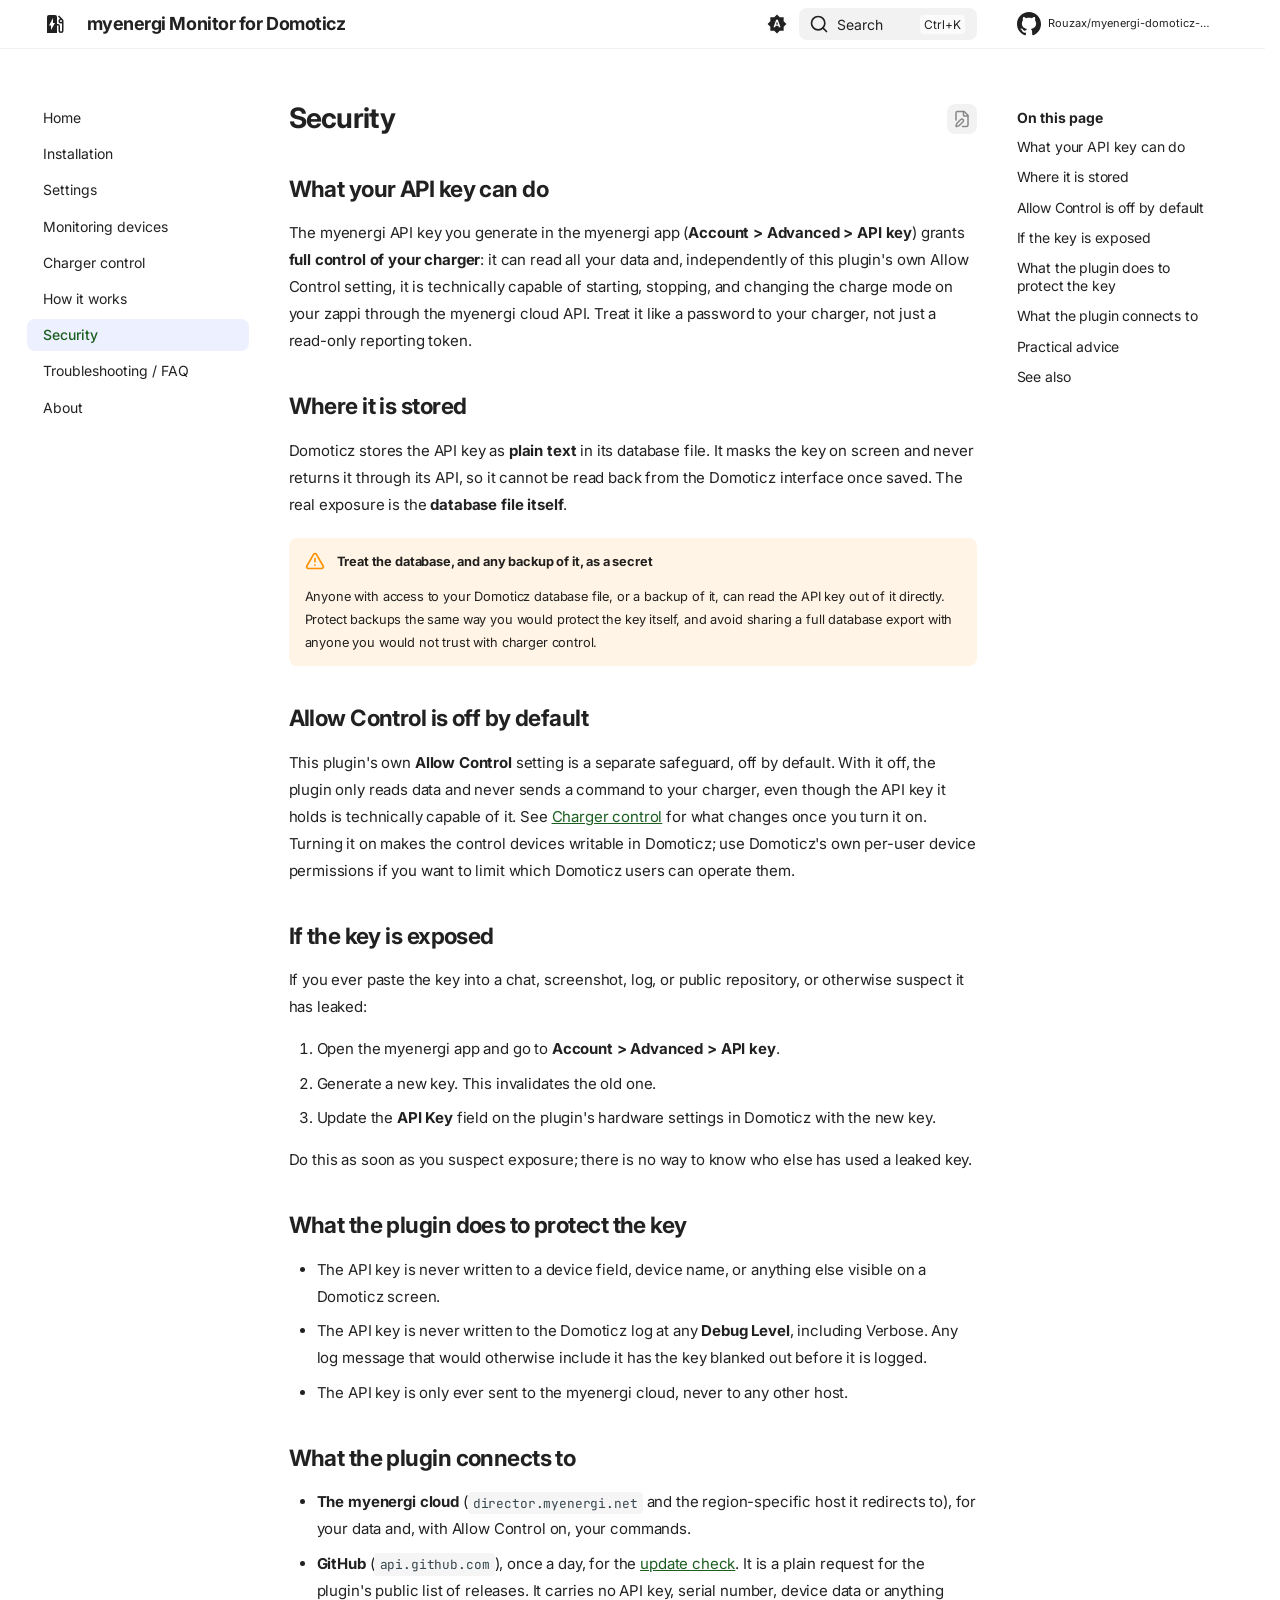
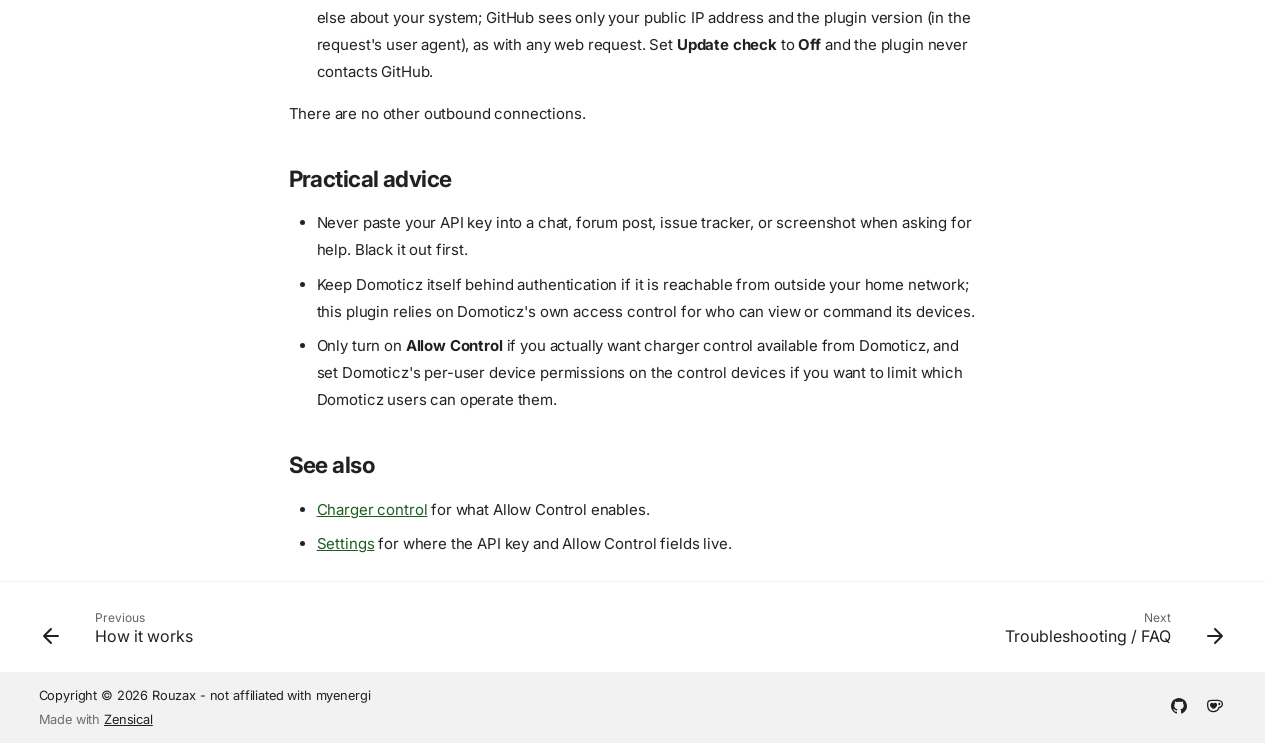
<file: security/index.html>
<!doctype html>
<html lang="en" class="no-js">
  <head>
    
      <meta charset="utf-8">
      <meta name="viewport" content="width=device-width,initial-scale=1">
      
        <meta name="description" content="A read-only-by-default Domoticz plugin for myenergi (zappi + harvi): true solar generation, EV charging, derived home consumption, grid flow, per-inverter power, and opt-in charger control.">
      
      
        <meta name="author" content="Rouzax">
      
      
        <link rel="canonical" href="https://rouzax.github.io/myenergi-domoticz-plugin/security/">
      
      
        <link rel="prev" href="../internals/">
      
      
        <link rel="next" href="../faq/">
      
      
        
      
      
      <link rel="icon" href="../assets/favicon.svg">
      <meta name="generator" content="zensical-0.0.56">
    
    
      
        <title>Security - myenergi Monitor for Domoticz</title>
      
    
    
      
        
      
      <link rel="stylesheet" href="../assets/stylesheets/modern/main.20815dad.min.css">
      
        
          
        
        <link rel="stylesheet" href="../assets/stylesheets/modern/palette.dfe2e883.min.css">
      
      


    
    
      
    
    
      
        
        
        <link rel="preconnect" href="https://fonts.gstatic.com" crossorigin>
        <link rel="stylesheet" href="https://fonts.googleapis.com/css?family=Inter:300,300i,400,400i,500,500i,700,700i%7CJetBrains+Mono:400,400i,700,700i&amp;display=fallback">
        <style>:root{--md-text-font:"Inter";--md-code-font:"JetBrains Mono"}</style>
      
    
    
      <link rel="stylesheet" href="../stylesheets/extra.css">
    
    <script>__md_scope=new URL("..",location),__md_scope.pathname.endsWith("/")||(__md_scope=new URL(__md_scope.pathname+"/",location)),__md_hash=e=>[...e].reduce(((e,t)=>(e<<5)-e+t.charCodeAt(0)),0),__md_get=(e,t=localStorage,_=__md_scope)=>JSON.parse(t.getItem(_.pathname+"."+e)),__md_set=(e,t,_=localStorage,a=__md_scope)=>{try{_.setItem(a.pathname+"."+e,JSON.stringify(t))}catch(e){}},document.documentElement.setAttribute("data-platform",navigator.platform)</script>
    
      

    
    
  </head>
  
  
    
    
      
    
    
    
    
    <body dir="ltr" data-md-color-scheme="default" data-md-color-primary="indigo" data-md-color-accent="indigo">
  
    
    <input class="md-toggle" data-md-toggle="drawer" type="checkbox" id="__drawer" autocomplete="off">
    <input class="md-toggle" data-md-toggle="search" type="checkbox" id="__search" autocomplete="off">
    <label class="md-overlay" for="__drawer" aria-label="Navigation"></label>
    <div data-md-component="skip">
      
        
        <a href="#security" class="md-skip">
          Skip to content
        </a>
      
    </div>
    <div data-md-component="announce">
      
    </div>
    
    
      

  

<header class="md-header md-header--shadow" data-md-component="header">
  <nav class="md-header__inner md-grid" aria-label="Header">
    <a href="./.." title="myenergi Monitor for Domoticz" class="md-header__button md-logo" aria-label="myenergi Monitor for Domoticz" data-md-component="logo">
      
  
  <svg xmlns="http://www.w3.org/2000/svg" viewBox="0 0 24 24"><path d="m19.77 7.23.01-.01-3.72-3.72L15 4.56l2.11 2.11c-.94.36-1.61 1.26-1.61 2.33a2.5 2.5 0 0 0 2.5 2.5c.36 0 .69-.08 1-.21v7.21a1 1 0 0 1-1 1 1 1 0 0 1-1-1V14a2 2 0 0 0-2-2h-1V5a2 2 0 0 0-2-2H6a2 2 0 0 0-2 2v16h10v-7.5h1.5v5A2.5 2.5 0 0 0 18 21a2.5 2.5 0 0 0 2.5-2.5V9c0-.69-.28-1.32-.73-1.77M18 10a1 1 0 0 1-1-1 1 1 0 0 1 1-1 1 1 0 0 1 1 1 1 1 0 0 1-1 1M8 18v-4.5H6L10 6v5h2z"/></svg>

    </a>
    <label class="md-header__button md-icon" for="__drawer" aria-label="Navigation">
      
      <svg xmlns="http://www.w3.org/2000/svg" fill="none" stroke="currentColor" stroke-linecap="round" stroke-linejoin="round" stroke-width="2" class="lucide lucide-menu" viewBox="0 0 24 24"><path d="M4 5h16M4 12h16M4 19h16"/></svg>
    </label>
    <div class="md-header__title" data-md-component="header-title">
      <div class="md-header__ellipsis">
        <div class="md-header__topic">
          <span class="md-ellipsis">
            myenergi Monitor for Domoticz
          </span>
        </div>
        <div class="md-header__topic" data-md-component="header-topic">
          <span class="md-ellipsis">
            
              Security
            
          </span>
        </div>
      </div>
    </div>
    
      
        <form class="md-header__option" data-md-component="palette">
  
    
    
    
    <input class="md-option" data-md-color-media="(prefers-color-scheme)" data-md-color-scheme="default" data-md-color-primary="indigo" data-md-color-accent="indigo"  aria-label="Switch to light mode"  type="radio" name="__palette" id="__palette_0">
    
      <label class="md-header__button md-icon" title="Switch to light mode" for="__palette_1" hidden>
        <svg xmlns="http://www.w3.org/2000/svg" viewBox="0 0 24 24"><path d="m14.3 16-.7-2h-3.2l-.7 2H7.8L11 7h2l3.2 9zM20 8.69V4h-4.69L12 .69 8.69 4H4v4.69L.69 12 4 15.31V20h4.69L12 23.31 15.31 20H20v-4.69L23.31 12zm-9.15 3.96h2.3L12 9z"/></svg>
      </label>
    
  
    
    
    
    <input class="md-option" data-md-color-media="(prefers-color-scheme: light)" data-md-color-scheme="default" data-md-color-primary="custom" data-md-color-accent="custom"  aria-label="Switch to dark mode"  type="radio" name="__palette" id="__palette_1">
    
      <label class="md-header__button md-icon" title="Switch to dark mode" for="__palette_2" hidden>
        <svg xmlns="http://www.w3.org/2000/svg" viewBox="0 0 24 24"><path d="M12 8a4 4 0 0 0-4 4 4 4 0 0 0 4 4 4 4 0 0 0 4-4 4 4 0 0 0-4-4m0 10a6 6 0 0 1-6-6 6 6 0 0 1 6-6 6 6 0 0 1 6 6 6 6 0 0 1-6 6m8-9.31V4h-4.69L12 .69 8.69 4H4v4.69L.69 12 4 15.31V20h4.69L12 23.31 15.31 20H20v-4.69L23.31 12z"/></svg>
      </label>
    
  
    
    
    
    <input class="md-option" data-md-color-media="(prefers-color-scheme: dark)" data-md-color-scheme="slate" data-md-color-primary="custom" data-md-color-accent="custom"  aria-label="Switch to system preference"  type="radio" name="__palette" id="__palette_2">
    
      <label class="md-header__button md-icon" title="Switch to system preference" for="__palette_0" hidden>
        <svg xmlns="http://www.w3.org/2000/svg" viewBox="0 0 24 24"><path d="M12 18c-.89 0-1.74-.2-2.5-.55C11.56 16.5 13 14.42 13 12s-1.44-4.5-3.5-5.45C10.26 6.2 11.11 6 12 6a6 6 0 0 1 6 6 6 6 0 0 1-6 6m8-9.31V4h-4.69L12 .69 8.69 4H4v4.69L.69 12 4 15.31V20h4.69L12 23.31 15.31 20H20v-4.69L23.31 12z"/></svg>
      </label>
    
  
</form>
      
    
    
      <script>var palette=__md_get("__palette");if(palette&&palette.color){if("(prefers-color-scheme)"===palette.color.media){var media=matchMedia("(prefers-color-scheme: light)"),input=document.querySelector(media.matches?"[data-md-color-media='(prefers-color-scheme: light)']":"[data-md-color-media='(prefers-color-scheme: dark)']");palette.color.media=input.getAttribute("data-md-color-media"),palette.color.scheme=input.getAttribute("data-md-color-scheme"),palette.color.primary=input.getAttribute("data-md-color-primary"),palette.color.accent=input.getAttribute("data-md-color-accent")}for(var[key,value]of Object.entries(palette.color))document.body.setAttribute("data-md-color-"+key,value)}</script>
    
    
    
      
      
        <label class="md-header__button md-icon" for="__search" aria-label="Search">
          
          <svg xmlns="http://www.w3.org/2000/svg" fill="none" stroke="currentColor" stroke-linecap="round" stroke-linejoin="round" stroke-width="2" class="lucide lucide-search" viewBox="0 0 24 24"><path d="m21 21-4.34-4.34"/><circle cx="11" cy="11" r="8"/></svg>
        </label>
        <div class="md-search" data-md-component="search" role="dialog" aria-label="Search">
  <button type="button" class="md-search__button">
    Search
  </button>
</div>
      
    
    <div class="md-header__source">
      
        <a href="https://github.com/Rouzax/myenergi-domoticz-plugin" title="Go to repository" class="md-source" data-md-component="source">
  <div class="md-source__icon md-icon">
    
    <svg xmlns="http://www.w3.org/2000/svg" viewBox="0 0 512 512"><!--! Font Awesome Free 7.3.1 by @fontawesome - https://fontawesome.com License - https://fontawesome.com/license/free (Icons: CC BY 4.0, Fonts: SIL OFL 1.1, Code: MIT License) Copyright 2026 Fonticons, Inc.--><path fill="currentColor" d="M216.5 362.5c-66-8-112.5-55.5-112.5-117 0-25 9-52 24-70-6.5-16.5-5.5-51.5 2-66 20-2.5 47 8 63 22.5 19-6 39-9 63.5-9s44.5 3 62.5 8.5c15.5-14 43-24.5 63-22 7 13.5 8 48.5 1.5 65.5 16 19 24.5 44.5 24.5 70.5 0 61.5-46.5 108-113.5 116.5 17 11 28.5 35 28.5 62.5v52c0 15 12.5 23.5 27.5 17.5C441 459.5 512 369 512 257 512 115.5 397 0 255.5 0S0 115.5 0 257c0 111 70.5 203 165.5 237.5 13.5 5 26.5-4 26.5-17.5v-40c-7 3-16 5-24 5-33 0-52.5-18-66.5-51.5-5.5-13.5-11.5-21.5-23-23-6-.5-8-3-8-6 0-6 10-10.5 20-10.5 14.5 0 27 9 40 27.5 10 14.5 20.5 21 33 21s20.5-4.5 32-16c8.5-8.5 15-16 21-21"/></svg>
  </div>
  <div class="md-source__repository">
    Rouzax/myenergi-domoticz-plugin
  </div>
</a>
      
    </div>
  </nav>
  
</header>
    
    <div class="md-container" data-md-component="container">
      
      
        
          
        
      
      <main class="md-main" data-md-component="main">
        <div class="md-main__inner md-grid">
          
            
              
              <div class="md-sidebar md-sidebar--primary" data-md-component="sidebar" data-md-type="navigation" >
                <div class="md-sidebar__scrollwrap">
                  <div class="md-sidebar__inner">
                    



<nav class="md-nav md-nav--primary" aria-label="Navigation" data-md-level="0">
  <label class="md-nav__title" for="__drawer">
    <a href="./.." title="myenergi Monitor for Domoticz" class="md-nav__button md-logo" aria-label="myenergi Monitor for Domoticz" data-md-component="logo">
      
  
  <svg xmlns="http://www.w3.org/2000/svg" viewBox="0 0 24 24"><path d="m19.77 7.23.01-.01-3.72-3.72L15 4.56l2.11 2.11c-.94.36-1.61 1.26-1.61 2.33a2.5 2.5 0 0 0 2.5 2.5c.36 0 .69-.08 1-.21v7.21a1 1 0 0 1-1 1 1 1 0 0 1-1-1V14a2 2 0 0 0-2-2h-1V5a2 2 0 0 0-2-2H6a2 2 0 0 0-2 2v16h10v-7.5h1.5v5A2.5 2.5 0 0 0 18 21a2.5 2.5 0 0 0 2.5-2.5V9c0-.69-.28-1.32-.73-1.77M18 10a1 1 0 0 1-1-1 1 1 0 0 1 1-1 1 1 0 0 1 1 1 1 1 0 0 1-1 1M8 18v-4.5H6L10 6v5h2z"/></svg>

    </a>
    myenergi Monitor for Domoticz
  </label>
  
    <div class="md-nav__source">
      <a href="https://github.com/Rouzax/myenergi-domoticz-plugin" title="Go to repository" class="md-source" data-md-component="source">
  <div class="md-source__icon md-icon">
    
    <svg xmlns="http://www.w3.org/2000/svg" viewBox="0 0 512 512"><!--! Font Awesome Free 7.3.1 by @fontawesome - https://fontawesome.com License - https://fontawesome.com/license/free (Icons: CC BY 4.0, Fonts: SIL OFL 1.1, Code: MIT License) Copyright 2026 Fonticons, Inc.--><path fill="currentColor" d="M216.5 362.5c-66-8-112.5-55.5-112.5-117 0-25 9-52 24-70-6.5-16.5-5.5-51.5 2-66 20-2.5 47 8 63 22.5 19-6 39-9 63.5-9s44.5 3 62.5 8.5c15.5-14 43-24.5 63-22 7 13.5 8 48.5 1.5 65.5 16 19 24.5 44.5 24.5 70.5 0 61.5-46.5 108-113.5 116.5 17 11 28.5 35 28.5 62.5v52c0 15 12.5 23.5 27.5 17.5C441 459.5 512 369 512 257 512 115.5 397 0 255.5 0S0 115.5 0 257c0 111 70.5 203 165.5 237.5 13.5 5 26.5-4 26.5-17.5v-40c-7 3-16 5-24 5-33 0-52.5-18-66.5-51.5-5.5-13.5-11.5-21.5-23-23-6-.5-8-3-8-6 0-6 10-10.5 20-10.5 14.5 0 27 9 40 27.5 10 14.5 20.5 21 33 21s20.5-4.5 32-16c8.5-8.5 15-16 21-21"/></svg>
  </div>
  <div class="md-source__repository">
    Rouzax/myenergi-domoticz-plugin
  </div>
</a>
    </div>
  
  <ul class="md-nav__list" data-md-scrollfix>
    
      
      
  
  
  
  
    <li class="md-nav__item">
      <a href="./.." class="md-nav__link">
        
  
  
  <span class="md-ellipsis">
    
  
  Home

    
  </span>
  
  

      </a>
    </li>
  

    
      
      
  
  
  
  
    <li class="md-nav__item">
      <a href="../install/" class="md-nav__link">
        
  
  
  <span class="md-ellipsis">
    
  
  Installation

    
  </span>
  
  

      </a>
    </li>
  

    
      
      
  
  
  
  
    <li class="md-nav__item">
      <a href="../settings/" class="md-nav__link">
        
  
  
  <span class="md-ellipsis">
    
  
  Settings

    
  </span>
  
  

      </a>
    </li>
  

    
      
      
  
  
  
  
    <li class="md-nav__item">
      <a href="../devices/" class="md-nav__link">
        
  
  
  <span class="md-ellipsis">
    
  
  Monitoring devices

    
  </span>
  
  

      </a>
    </li>
  

    
      
      
  
  
  
  
    <li class="md-nav__item">
      <a href="../control/" class="md-nav__link">
        
  
  
  <span class="md-ellipsis">
    
  
  Charger control

    
  </span>
  
  

      </a>
    </li>
  

    
      
      
  
  
  
  
    <li class="md-nav__item">
      <a href="../internals/" class="md-nav__link">
        
  
  
  <span class="md-ellipsis">
    
  
  How it works

    
  </span>
  
  

      </a>
    </li>
  

    
      
      
  
  
    
  
  
  
    <li class="md-nav__item md-nav__item--active">
      
      
      
      
        
      
      
        <label class="md-nav__link md-nav__link--active" for="__toc">
          
  
  
  <span class="md-ellipsis">
    
  
  Security

    
  </span>
  
  

          <span class="md-nav__icon md-icon"></span>
        </label>
      
      <a href="././" class="md-nav__link md-nav__link--active">
        
  
  
  <span class="md-ellipsis">
    
  
  Security

    
  </span>
  
  

      </a>
      
        


<nav class="md-nav md-nav--secondary" aria-label="On this page">
  
  
  
    
  
  
    <label class="md-nav__title" for="__toc">
      <span class="md-nav__icon md-icon"></span>
      On this page
    </label>
    <ul class="md-nav__list" data-md-component="toc" data-md-scrollfix>
      
        <li class="md-nav__item">
  <a href="#what-your-api-key-can-do" class="md-nav__link">
    <span class="md-ellipsis">
      <span class="md-typeset">
        What your API key can do
      </span>
    </span>
  </a>
  
</li>
      
        <li class="md-nav__item">
  <a href="#where-it-is-stored" class="md-nav__link">
    <span class="md-ellipsis">
      <span class="md-typeset">
        Where it is stored
      </span>
    </span>
  </a>
  
</li>
      
        <li class="md-nav__item">
  <a href="#allow-control-is-off-by-default" class="md-nav__link">
    <span class="md-ellipsis">
      <span class="md-typeset">
        Allow Control is off by default
      </span>
    </span>
  </a>
  
</li>
      
        <li class="md-nav__item">
  <a href="#if-the-key-is-exposed" class="md-nav__link">
    <span class="md-ellipsis">
      <span class="md-typeset">
        If the key is exposed
      </span>
    </span>
  </a>
  
</li>
      
        <li class="md-nav__item">
  <a href="#what-the-plugin-does-to-protect-the-key" class="md-nav__link">
    <span class="md-ellipsis">
      <span class="md-typeset">
        What the plugin does to protect the key
      </span>
    </span>
  </a>
  
</li>
      
        <li class="md-nav__item">
  <a href="#what-the-plugin-connects-to" class="md-nav__link">
    <span class="md-ellipsis">
      <span class="md-typeset">
        What the plugin connects to
      </span>
    </span>
  </a>
  
</li>
      
        <li class="md-nav__item">
  <a href="#practical-advice" class="md-nav__link">
    <span class="md-ellipsis">
      <span class="md-typeset">
        Practical advice
      </span>
    </span>
  </a>
  
</li>
      
        <li class="md-nav__item">
  <a href="#see-also" class="md-nav__link">
    <span class="md-ellipsis">
      <span class="md-typeset">
        See also
      </span>
    </span>
  </a>
  
</li>
      
    </ul>
  
</nav>
      
    </li>
  

    
      
      
  
  
  
  
    <li class="md-nav__item">
      <a href="../faq/" class="md-nav__link">
        
  
  
  <span class="md-ellipsis">
    
  
  Troubleshooting / FAQ

    
  </span>
  
  

      </a>
    </li>
  

    
      
      
  
  
  
  
    <li class="md-nav__item">
      <a href="../about/" class="md-nav__link">
        
  
  
  <span class="md-ellipsis">
    
  
  About

    
  </span>
  
  

      </a>
    </li>
  

    
  </ul>
</nav>
                  </div>
                </div>
              </div>
            
            
              
              <div class="md-sidebar md-sidebar--secondary" data-md-component="sidebar" data-md-type="toc" >
                <div class="md-sidebar__scrollwrap">
                  
                    
                    
                    
                      
                    
                    
                      <input class="md-nav__toggle md-toggle" type="checkbox" id="__toc">
                      <div class="md-sidebar-button__wrapper">
                        <label class="md-sidebar-button" for="__toc"></label>
                      </div>
                    
                  
                  <div class="md-sidebar__inner">
                    


<nav class="md-nav md-nav--secondary" aria-label="On this page">
  
  
  
    
  
  
    <label class="md-nav__title" for="__toc">
      <span class="md-nav__icon md-icon"></span>
      On this page
    </label>
    <ul class="md-nav__list" data-md-component="toc" data-md-scrollfix>
      
        <li class="md-nav__item">
  <a href="#what-your-api-key-can-do" class="md-nav__link">
    <span class="md-ellipsis">
      <span class="md-typeset">
        What your API key can do
      </span>
    </span>
  </a>
  
</li>
      
        <li class="md-nav__item">
  <a href="#where-it-is-stored" class="md-nav__link">
    <span class="md-ellipsis">
      <span class="md-typeset">
        Where it is stored
      </span>
    </span>
  </a>
  
</li>
      
        <li class="md-nav__item">
  <a href="#allow-control-is-off-by-default" class="md-nav__link">
    <span class="md-ellipsis">
      <span class="md-typeset">
        Allow Control is off by default
      </span>
    </span>
  </a>
  
</li>
      
        <li class="md-nav__item">
  <a href="#if-the-key-is-exposed" class="md-nav__link">
    <span class="md-ellipsis">
      <span class="md-typeset">
        If the key is exposed
      </span>
    </span>
  </a>
  
</li>
      
        <li class="md-nav__item">
  <a href="#what-the-plugin-does-to-protect-the-key" class="md-nav__link">
    <span class="md-ellipsis">
      <span class="md-typeset">
        What the plugin does to protect the key
      </span>
    </span>
  </a>
  
</li>
      
        <li class="md-nav__item">
  <a href="#what-the-plugin-connects-to" class="md-nav__link">
    <span class="md-ellipsis">
      <span class="md-typeset">
        What the plugin connects to
      </span>
    </span>
  </a>
  
</li>
      
        <li class="md-nav__item">
  <a href="#practical-advice" class="md-nav__link">
    <span class="md-ellipsis">
      <span class="md-typeset">
        Practical advice
      </span>
    </span>
  </a>
  
</li>
      
        <li class="md-nav__item">
  <a href="#see-also" class="md-nav__link">
    <span class="md-ellipsis">
      <span class="md-typeset">
        See also
      </span>
    </span>
  </a>
  
</li>
      
    </ul>
  
</nav>
                  </div>
                </div>
              </div>
            
          
          
            <div class="md-content" data-md-component="content">
              
              <article class="md-content__inner md-typeset">
                
                  
  
    <a href="https://github.com/Rouzax/myenergi-domoticz-plugin/edit/main/docs/security.md" title="Edit this page" class="md-content__button md-icon" rel="edit">
      
      <svg xmlns="http://www.w3.org/2000/svg" fill="none" stroke="currentColor" stroke-linecap="round" stroke-linejoin="round" stroke-width="2" class="lucide lucide-file-pen" viewBox="0 0 24 24"><path d="M12.659 22H18a2 2 0 0 0 2-2V8a2.4 2.4 0 0 0-.706-1.706l-3.588-3.588A2.4 2.4 0 0 0 14 2H6a2 2 0 0 0-2 2v9.34"/><path d="M14 2v5a1 1 0 0 0 1 1h5M10.378 12.622a1 1 0 0 1 3 3.003L8.36 20.637a2 2 0 0 1-.854.506l-2.867.837a.5.5 0 0 1-.62-.62l.836-2.869a2 2 0 0 1 .506-.853z"/></svg>
    </a>
  
  


<h1 id="security">Security<a class="headerlink" href="#security" title="Permanent link">&para;</a></h1>
<h2 id="what-your-api-key-can-do">What your API key can do<a class="headerlink" href="#what-your-api-key-can-do" title="Permanent link">&para;</a></h2>
<p>The myenergi API key you generate in the myenergi app (<strong>Account &gt; Advanced &gt; API key</strong>) grants
<strong>full control of your charger</strong>: it can read all your data and, independently of this plugin's
own Allow Control setting, it is technically capable of starting, stopping, and changing the
charge mode on your zappi through the myenergi cloud API. Treat it like a password to your
charger, not just a read-only reporting token.</p>
<h2 id="where-it-is-stored">Where it is stored<a class="headerlink" href="#where-it-is-stored" title="Permanent link">&para;</a></h2>
<p>Domoticz stores the API key as <strong>plain text</strong> in its database file. It masks the key on screen and
never returns it through its API, so it cannot be read back from the Domoticz interface once saved.
The real exposure is the <strong>database file itself</strong>.</p>
<div class="admonition warning">
<p class="admonition-title">Treat the database, and any backup of it, as a secret</p>
<p>Anyone with access to your Domoticz database file, or a backup of it, can read the API key
out of it directly. Protect backups the same way you would protect the key itself, and avoid
sharing a full database export with anyone you would not trust with charger control.</p>
</div>
<h2 id="allow-control-is-off-by-default">Allow Control is off by default<a class="headerlink" href="#allow-control-is-off-by-default" title="Permanent link">&para;</a></h2>
<p>This plugin's own <strong>Allow Control</strong> setting is a separate safeguard, off by default. With it off,
the plugin only reads data and never sends a command to your charger, even though the API key it
holds is technically capable of it. See <a href="../control/">Charger control</a> for what changes once you
turn it on. Turning it on makes the control devices writable in Domoticz; use Domoticz's own
per-user device permissions if you want to limit which Domoticz users can operate them.</p>
<h2 id="if-the-key-is-exposed">If the key is exposed<a class="headerlink" href="#if-the-key-is-exposed" title="Permanent link">&para;</a></h2>
<p>If you ever paste the key into a chat, screenshot, log, or public repository, or otherwise
suspect it has leaked:</p>
<ol>
<li>Open the myenergi app and go to <strong>Account &gt; Advanced &gt; API key</strong>.</li>
<li>Generate a new key. This invalidates the old one.</li>
<li>Update the <strong>API Key</strong> field on the plugin's hardware settings in Domoticz with the new key.</li>
</ol>
<p>Do this as soon as you suspect exposure; there is no way to know who else has used a leaked key.</p>
<h2 id="what-the-plugin-does-to-protect-the-key">What the plugin does to protect the key<a class="headerlink" href="#what-the-plugin-does-to-protect-the-key" title="Permanent link">&para;</a></h2>
<ul>
<li>The API key is never written to a device field, device name, or anything else visible on a
  Domoticz screen.</li>
<li>The API key is never written to the Domoticz log at any <strong>Debug Level</strong>, including Verbose.
  Any log message that would otherwise include it has the key blanked out before it is logged.</li>
<li>The API key is only ever sent to the myenergi cloud, never to any other host.</li>
</ul>
<h2 id="what-the-plugin-connects-to">What the plugin connects to<a class="headerlink" href="#what-the-plugin-connects-to" title="Permanent link">&para;</a></h2>
<ul>
<li><strong>The myenergi cloud</strong> (<code>director.myenergi.net</code> and the region-specific host it redirects to),
  for your data and, with Allow Control on, your commands.</li>
<li><strong>GitHub</strong> (<code>api.github.com</code>), once a day, for the <a href="../settings/#update-check">update check</a>.
  It is a plain request for the plugin's public list of releases. It carries no API key, serial
  number, device data or anything else about your system; GitHub sees only your public IP
  address and the plugin version (in the request's user agent), as with any web request. Set
  <strong>Update check</strong> to <strong>Off</strong> and the plugin never contacts GitHub.</li>
</ul>
<p>There are no other outbound connections.</p>
<h2 id="practical-advice">Practical advice<a class="headerlink" href="#practical-advice" title="Permanent link">&para;</a></h2>
<ul>
<li>Never paste your API key into a chat, forum post, issue tracker, or screenshot when asking for
  help. Black it out first.</li>
<li>Keep Domoticz itself behind authentication if it is reachable from outside your home network;
  this plugin relies on Domoticz's own access control for who can view or command its devices.</li>
<li>Only turn on <strong>Allow Control</strong> if you actually want charger control available from Domoticz,
  and set Domoticz's per-user device permissions on the control devices if you want to limit
  which Domoticz users can operate them.</li>
</ul>
<h2 id="see-also">See also<a class="headerlink" href="#see-also" title="Permanent link">&para;</a></h2>
<ul>
<li><a href="../control/">Charger control</a> for what Allow Control enables.</li>
<li><a href="../settings/">Settings</a> for where the API key and Allow Control fields live.</li>
</ul>














                
              </article>
            </div>
          
          
  <script>var tabs=__md_get("__tabs");if(Array.isArray(tabs))e:for(var set of document.querySelectorAll(".tabbed-set")){var labels=set.querySelector(".tabbed-labels");for(var tab of tabs)for(var label of labels.getElementsByTagName("label"))if(label.innerText.trim()===tab){var input=document.getElementById(label.htmlFor);input.checked=!0;continue e}}</script>

<script>var target=document.getElementById(location.hash.slice(1));target&&target.name&&(target.checked=target.name.startsWith("__tabbed_"))</script>
        </div>
        
          <button type="button" class="md-top md-icon" data-md-component="top" hidden>
  
  <svg xmlns="http://www.w3.org/2000/svg" fill="none" stroke="currentColor" stroke-linecap="round" stroke-linejoin="round" stroke-width="2" class="lucide lucide-circle-arrow-up" viewBox="0 0 24 24"><circle cx="12" cy="12" r="10"/><path d="m16 12-4-4-4 4M12 16V8"/></svg>
  Back to top
</button>
        
      </main>
      
        <footer class="md-footer">
  
    
      
      <nav class="md-footer__inner md-grid" aria-label="Footer" >
        
          
          <a href="../internals/" class="md-footer__link md-footer__link--prev" aria-label="Previous: How it works">
            <div class="md-footer__button md-icon">
              
              <svg xmlns="http://www.w3.org/2000/svg" fill="none" stroke="currentColor" stroke-linecap="round" stroke-linejoin="round" stroke-width="2" class="lucide lucide-arrow-left" viewBox="0 0 24 24"><path d="m12 19-7-7 7-7M19 12H5"/></svg>
            </div>
            <div class="md-footer__title">
              <span class="md-footer__direction">
                Previous
              </span>
              <div class="md-ellipsis">
                How it works
              </div>
            </div>
          </a>
        
        
          
          <a href="../faq/" class="md-footer__link md-footer__link--next" aria-label="Next: Troubleshooting &#x2f; FAQ">
            <div class="md-footer__title">
              <span class="md-footer__direction">
                Next
              </span>
              <div class="md-ellipsis">
                Troubleshooting / FAQ
              </div>
            </div>
            <div class="md-footer__button md-icon">
              
              <svg xmlns="http://www.w3.org/2000/svg" fill="none" stroke="currentColor" stroke-linecap="round" stroke-linejoin="round" stroke-width="2" class="lucide lucide-arrow-right" viewBox="0 0 24 24"><path d="M5 12h14M12 5l7 7-7 7"/></svg>
            </div>
          </a>
        
      </nav>
    
  
  <div class="md-footer-meta md-typeset">
    <div class="md-footer-meta__inner md-grid">
      <div class="md-copyright">
  
    <div class="md-copyright__highlight">
      Copyright &copy; 2026 Rouzax - not affiliated with myenergi
    </div>
  
  
    Made with
    <a href="https://zensical.org/" target="_blank" rel="noopener">
      Zensical
    </a>
  
</div>
      
        
<div class="md-social">
  
    
    
    
    
    <a href="https://github.com/Rouzax/myenergi-domoticz-plugin" target="_blank" rel="noopener" title="myenergi Monitor on GitHub" class="md-social__link">
      <svg xmlns="http://www.w3.org/2000/svg" viewBox="0 0 512 512"><!--! Font Awesome Free 7.3.1 by @fontawesome - https://fontawesome.com License - https://fontawesome.com/license/free (Icons: CC BY 4.0, Fonts: SIL OFL 1.1, Code: MIT License) Copyright 2026 Fonticons, Inc.--><path fill="currentColor" d="M216.5 362.5c-66-8-112.5-55.5-112.5-117 0-25 9-52 24-70-6.5-16.5-5.5-51.5 2-66 20-2.5 47 8 63 22.5 19-6 39-9 63.5-9s44.5 3 62.5 8.5c15.5-14 43-24.5 63-22 7 13.5 8 48.5 1.5 65.5 16 19 24.5 44.5 24.5 70.5 0 61.5-46.5 108-113.5 116.5 17 11 28.5 35 28.5 62.5v52c0 15 12.5 23.5 27.5 17.5C441 459.5 512 369 512 257 512 115.5 397 0 255.5 0S0 115.5 0 257c0 111 70.5 203 165.5 237.5 13.5 5 26.5-4 26.5-17.5v-40c-7 3-16 5-24 5-33 0-52.5-18-66.5-51.5-5.5-13.5-11.5-21.5-23-23-6-.5-8-3-8-6 0-6 10-10.5 20-10.5 14.5 0 27 9 40 27.5 10 14.5 20.5 21 33 21s20.5-4.5 32-16c8.5-8.5 15-16 21-21"/></svg>
    </a>
  
    
    
    
    
    <a href="https://ko-fi.com/O0W221GBUG" target="_blank" rel="noopener" title="Support myenergi Monitor on Ko-fi" class="md-social__link">
      <svg xmlns="http://www.w3.org/2000/svg" viewBox="0 0 24 24"><title>Ko-fi</title><path d="M11.351 2.715c-2.7 0-4.986.025-6.83.26C2.078 3.285 0 5.154 0 8.61c0 3.506.182 6.13 1.585 8.493 1.584 2.701 4.233 4.182 7.662 4.182h.83c4.209 0 6.494-2.234 7.637-4a9.5 9.5 0 0 0 1.091-2.338C21.792 14.688 24 12.22 24 9.208v-.415c0-3.247-2.13-5.507-5.792-5.87-1.558-.156-2.65-.208-6.857-.208m0 1.947c4.208 0 5.09.052 6.571.182 2.624.311 4.13 1.584 4.13 4v.39c0 2.156-1.792 3.844-3.87 3.844h-.935l-.156.649c-.208 1.013-.597 1.818-1.039 2.546-.909 1.428-2.545 3.064-5.922 3.064h-.805c-2.571 0-4.831-.883-6.078-3.195-1.09-2-1.298-4.155-1.298-7.506 0-2.181.857-3.402 3.012-3.714 1.533-.233 3.559-.26 6.39-.26m6.547 2.287c-.416 0-.65.234-.65.546v2.935c0 .311.234.545.65.545 1.324 0 2.051-.754 2.051-2s-.727-2.026-2.052-2.026m-10.39.182c-1.818 0-3.013 1.48-3.013 3.142 0 1.533.858 2.857 1.949 3.897.727.701 1.87 1.429 2.649 1.896a1.47 1.47 0 0 0 1.507 0c.78-.467 1.922-1.195 2.623-1.896 1.117-1.039 1.974-2.364 1.974-3.897 0-1.662-1.247-3.142-3.039-3.142-1.065 0-1.792.545-2.338 1.298-.493-.753-1.246-1.298-2.312-1.298"/></svg>
    </a>
  
</div>
      
    </div>
  </div>
</footer>
      
    </div>
    <div class="md-dialog" data-md-component="dialog">
      <div class="md-dialog__inner md-typeset"></div>
    </div>
    
    
    
      
      
      <script id="__config" type="application/json">{"annotate":null,"base":"..","features":["navigation.instant","navigation.instant.prefetch","navigation.tracking","navigation.sections","navigation.top","navigation.footer","toc.follow","search.suggest","search.highlight","content.code.copy","content.code.select","content.code.annotate","content.action.edit","content.tabs.link","content.tooltips","content.footnote.tooltips"],"search":"../assets/javascripts/workers/search.7d14d953.min.js","tags":null,"translations":{"clipboard.copied":"Copied to clipboard","clipboard.copy":"Copy to clipboard","search.result.more.one":"1 more on this page","search.result.more.other":"# more on this page","search.result.none":"No matching documents","search.result.one":"1 matching document","search.result.other":"# matching documents","search.result.placeholder":"Type to start searching","search.result.term.missing":"Missing","select.version":"Select version"},"version":null}</script>
    
    
      <script src="../assets/javascripts/bundle.e886cdf1.min.js"></script>
      
    
  </body>
</html>
</file>
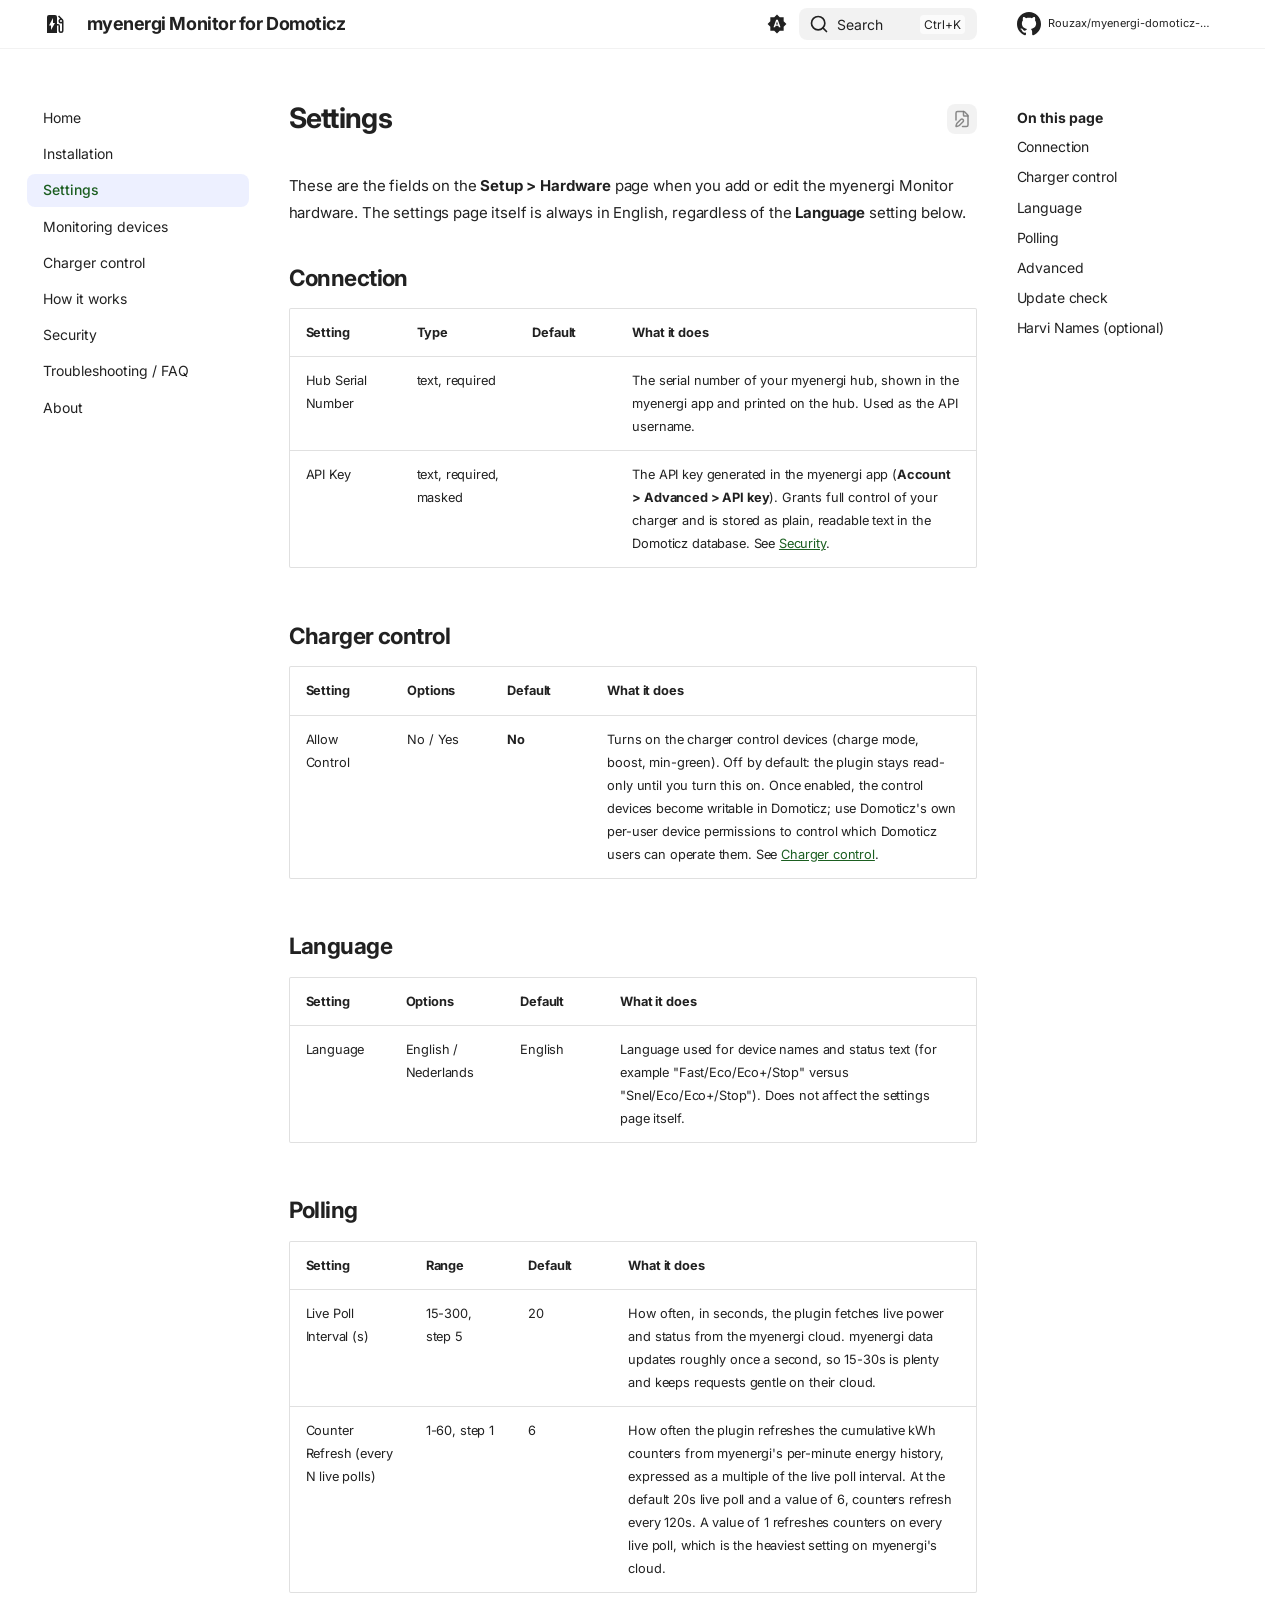
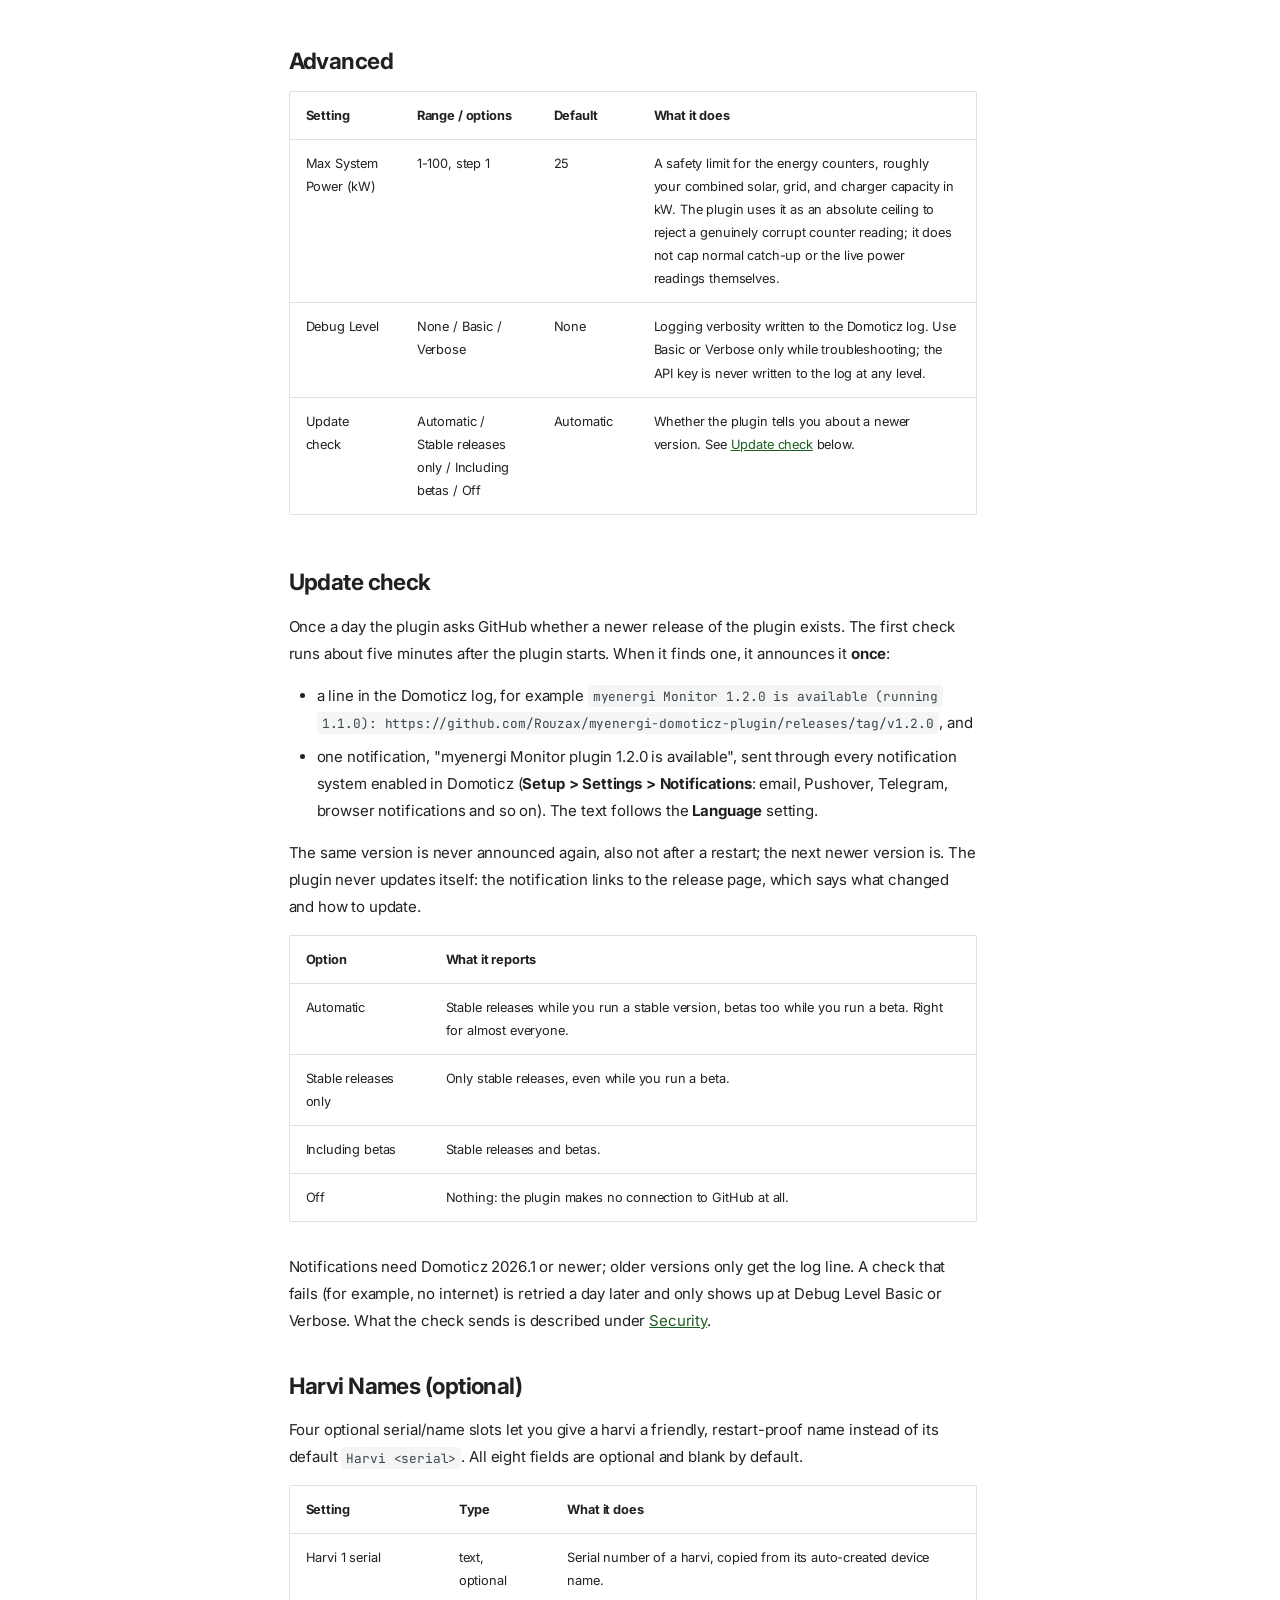
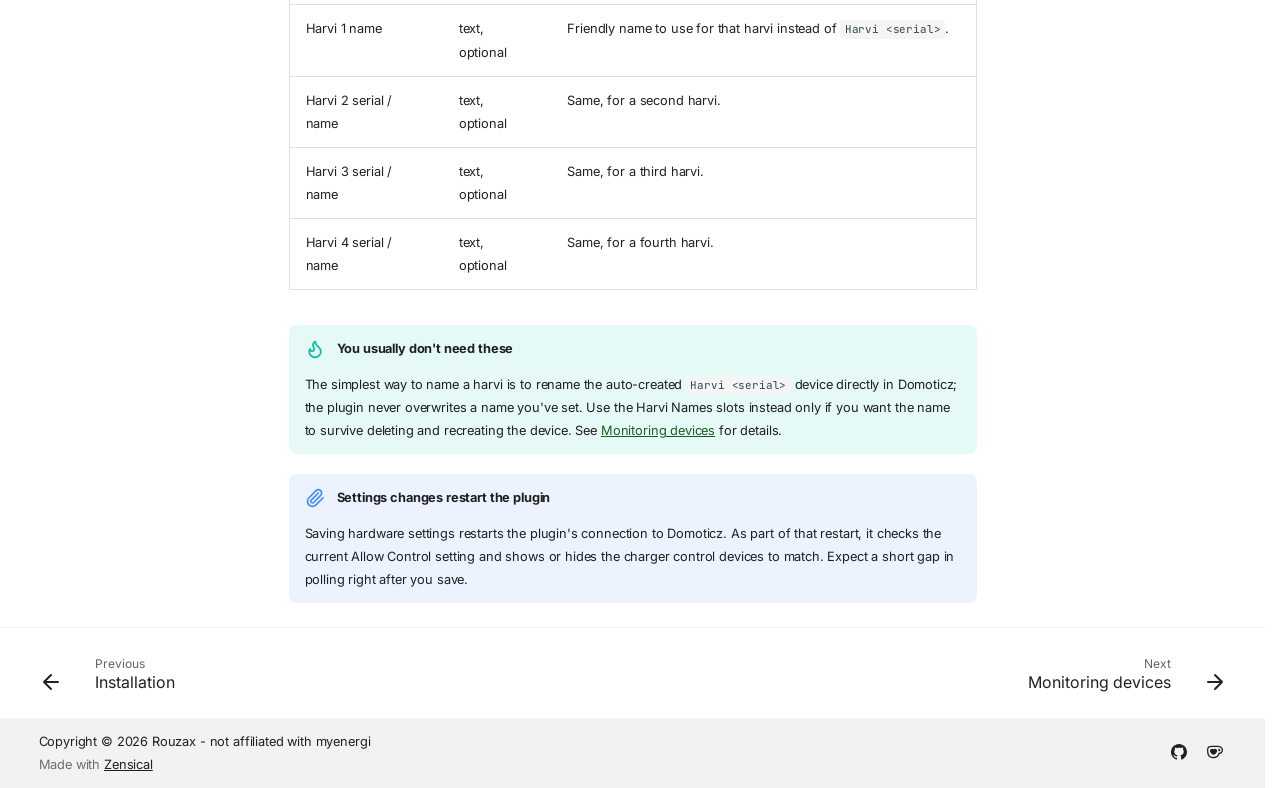
<file: settings/index.html>
<!doctype html>
<html lang="en" class="no-js">
  <head>
    
      <meta charset="utf-8">
      <meta name="viewport" content="width=device-width,initial-scale=1">
      
        <meta name="description" content="A read-only-by-default Domoticz plugin for myenergi (zappi + harvi): true solar generation, EV charging, derived home consumption, grid flow, per-inverter power, and opt-in charger control.">
      
      
        <meta name="author" content="Rouzax">
      
      
        <link rel="canonical" href="https://rouzax.github.io/myenergi-domoticz-plugin/settings/">
      
      
        <link rel="prev" href="../install/">
      
      
        <link rel="next" href="../devices/">
      
      
        
      
      
      <link rel="icon" href="../assets/favicon.svg">
      <meta name="generator" content="zensical-0.0.56">
    
    
      
        <title>Settings - myenergi Monitor for Domoticz</title>
      
    
    
      
        
      
      <link rel="stylesheet" href="../assets/stylesheets/modern/main.20815dad.min.css">
      
        
          
        
        <link rel="stylesheet" href="../assets/stylesheets/modern/palette.dfe2e883.min.css">
      
      


    
    
      
    
    
      
        
        
        <link rel="preconnect" href="https://fonts.gstatic.com" crossorigin>
        <link rel="stylesheet" href="https://fonts.googleapis.com/css?family=Inter:300,300i,400,400i,500,500i,700,700i%7CJetBrains+Mono:400,400i,700,700i&amp;display=fallback">
        <style>:root{--md-text-font:"Inter";--md-code-font:"JetBrains Mono"}</style>
      
    
    
      <link rel="stylesheet" href="../stylesheets/extra.css">
    
    <script>__md_scope=new URL("..",location),__md_scope.pathname.endsWith("/")||(__md_scope=new URL(__md_scope.pathname+"/",location)),__md_hash=e=>[...e].reduce(((e,t)=>(e<<5)-e+t.charCodeAt(0)),0),__md_get=(e,t=localStorage,_=__md_scope)=>JSON.parse(t.getItem(_.pathname+"."+e)),__md_set=(e,t,_=localStorage,a=__md_scope)=>{try{_.setItem(a.pathname+"."+e,JSON.stringify(t))}catch(e){}},document.documentElement.setAttribute("data-platform",navigator.platform)</script>
    
      

    
    
  </head>
  
  
    
    
      
    
    
    
    
    <body dir="ltr" data-md-color-scheme="default" data-md-color-primary="indigo" data-md-color-accent="indigo">
  
    
    <input class="md-toggle" data-md-toggle="drawer" type="checkbox" id="__drawer" autocomplete="off">
    <input class="md-toggle" data-md-toggle="search" type="checkbox" id="__search" autocomplete="off">
    <label class="md-overlay" for="__drawer" aria-label="Navigation"></label>
    <div data-md-component="skip">
      
        
        <a href="#settings" class="md-skip">
          Skip to content
        </a>
      
    </div>
    <div data-md-component="announce">
      
    </div>
    
    
      

  

<header class="md-header md-header--shadow" data-md-component="header">
  <nav class="md-header__inner md-grid" aria-label="Header">
    <a href="./.." title="myenergi Monitor for Domoticz" class="md-header__button md-logo" aria-label="myenergi Monitor for Domoticz" data-md-component="logo">
      
  
  <svg xmlns="http://www.w3.org/2000/svg" viewBox="0 0 24 24"><path d="m19.77 7.23.01-.01-3.72-3.72L15 4.56l2.11 2.11c-.94.36-1.61 1.26-1.61 2.33a2.5 2.5 0 0 0 2.5 2.5c.36 0 .69-.08 1-.21v7.21a1 1 0 0 1-1 1 1 1 0 0 1-1-1V14a2 2 0 0 0-2-2h-1V5a2 2 0 0 0-2-2H6a2 2 0 0 0-2 2v16h10v-7.5h1.5v5A2.5 2.5 0 0 0 18 21a2.5 2.5 0 0 0 2.5-2.5V9c0-.69-.28-1.32-.73-1.77M18 10a1 1 0 0 1-1-1 1 1 0 0 1 1-1 1 1 0 0 1 1 1 1 1 0 0 1-1 1M8 18v-4.5H6L10 6v5h2z"/></svg>

    </a>
    <label class="md-header__button md-icon" for="__drawer" aria-label="Navigation">
      
      <svg xmlns="http://www.w3.org/2000/svg" fill="none" stroke="currentColor" stroke-linecap="round" stroke-linejoin="round" stroke-width="2" class="lucide lucide-menu" viewBox="0 0 24 24"><path d="M4 5h16M4 12h16M4 19h16"/></svg>
    </label>
    <div class="md-header__title" data-md-component="header-title">
      <div class="md-header__ellipsis">
        <div class="md-header__topic">
          <span class="md-ellipsis">
            myenergi Monitor for Domoticz
          </span>
        </div>
        <div class="md-header__topic" data-md-component="header-topic">
          <span class="md-ellipsis">
            
              Settings
            
          </span>
        </div>
      </div>
    </div>
    
      
        <form class="md-header__option" data-md-component="palette">
  
    
    
    
    <input class="md-option" data-md-color-media="(prefers-color-scheme)" data-md-color-scheme="default" data-md-color-primary="indigo" data-md-color-accent="indigo"  aria-label="Switch to light mode"  type="radio" name="__palette" id="__palette_0">
    
      <label class="md-header__button md-icon" title="Switch to light mode" for="__palette_1" hidden>
        <svg xmlns="http://www.w3.org/2000/svg" viewBox="0 0 24 24"><path d="m14.3 16-.7-2h-3.2l-.7 2H7.8L11 7h2l3.2 9zM20 8.69V4h-4.69L12 .69 8.69 4H4v4.69L.69 12 4 15.31V20h4.69L12 23.31 15.31 20H20v-4.69L23.31 12zm-9.15 3.96h2.3L12 9z"/></svg>
      </label>
    
  
    
    
    
    <input class="md-option" data-md-color-media="(prefers-color-scheme: light)" data-md-color-scheme="default" data-md-color-primary="custom" data-md-color-accent="custom"  aria-label="Switch to dark mode"  type="radio" name="__palette" id="__palette_1">
    
      <label class="md-header__button md-icon" title="Switch to dark mode" for="__palette_2" hidden>
        <svg xmlns="http://www.w3.org/2000/svg" viewBox="0 0 24 24"><path d="M12 8a4 4 0 0 0-4 4 4 4 0 0 0 4 4 4 4 0 0 0 4-4 4 4 0 0 0-4-4m0 10a6 6 0 0 1-6-6 6 6 0 0 1 6-6 6 6 0 0 1 6 6 6 6 0 0 1-6 6m8-9.31V4h-4.69L12 .69 8.69 4H4v4.69L.69 12 4 15.31V20h4.69L12 23.31 15.31 20H20v-4.69L23.31 12z"/></svg>
      </label>
    
  
    
    
    
    <input class="md-option" data-md-color-media="(prefers-color-scheme: dark)" data-md-color-scheme="slate" data-md-color-primary="custom" data-md-color-accent="custom"  aria-label="Switch to system preference"  type="radio" name="__palette" id="__palette_2">
    
      <label class="md-header__button md-icon" title="Switch to system preference" for="__palette_0" hidden>
        <svg xmlns="http://www.w3.org/2000/svg" viewBox="0 0 24 24"><path d="M12 18c-.89 0-1.74-.2-2.5-.55C11.56 16.5 13 14.42 13 12s-1.44-4.5-3.5-5.45C10.26 6.2 11.11 6 12 6a6 6 0 0 1 6 6 6 6 0 0 1-6 6m8-9.31V4h-4.69L12 .69 8.69 4H4v4.69L.69 12 4 15.31V20h4.69L12 23.31 15.31 20H20v-4.69L23.31 12z"/></svg>
      </label>
    
  
</form>
      
    
    
      <script>var palette=__md_get("__palette");if(palette&&palette.color){if("(prefers-color-scheme)"===palette.color.media){var media=matchMedia("(prefers-color-scheme: light)"),input=document.querySelector(media.matches?"[data-md-color-media='(prefers-color-scheme: light)']":"[data-md-color-media='(prefers-color-scheme: dark)']");palette.color.media=input.getAttribute("data-md-color-media"),palette.color.scheme=input.getAttribute("data-md-color-scheme"),palette.color.primary=input.getAttribute("data-md-color-primary"),palette.color.accent=input.getAttribute("data-md-color-accent")}for(var[key,value]of Object.entries(palette.color))document.body.setAttribute("data-md-color-"+key,value)}</script>
    
    
    
      
      
        <label class="md-header__button md-icon" for="__search" aria-label="Search">
          
          <svg xmlns="http://www.w3.org/2000/svg" fill="none" stroke="currentColor" stroke-linecap="round" stroke-linejoin="round" stroke-width="2" class="lucide lucide-search" viewBox="0 0 24 24"><path d="m21 21-4.34-4.34"/><circle cx="11" cy="11" r="8"/></svg>
        </label>
        <div class="md-search" data-md-component="search" role="dialog" aria-label="Search">
  <button type="button" class="md-search__button">
    Search
  </button>
</div>
      
    
    <div class="md-header__source">
      
        <a href="https://github.com/Rouzax/myenergi-domoticz-plugin" title="Go to repository" class="md-source" data-md-component="source">
  <div class="md-source__icon md-icon">
    
    <svg xmlns="http://www.w3.org/2000/svg" viewBox="0 0 512 512"><!--! Font Awesome Free 7.3.1 by @fontawesome - https://fontawesome.com License - https://fontawesome.com/license/free (Icons: CC BY 4.0, Fonts: SIL OFL 1.1, Code: MIT License) Copyright 2026 Fonticons, Inc.--><path fill="currentColor" d="M216.5 362.5c-66-8-112.5-55.5-112.5-117 0-25 9-52 24-70-6.5-16.5-5.5-51.5 2-66 20-2.5 47 8 63 22.5 19-6 39-9 63.5-9s44.5 3 62.5 8.5c15.5-14 43-24.5 63-22 7 13.5 8 48.5 1.5 65.5 16 19 24.5 44.5 24.5 70.5 0 61.5-46.5 108-113.5 116.5 17 11 28.5 35 28.5 62.5v52c0 15 12.5 23.5 27.5 17.5C441 459.5 512 369 512 257 512 115.5 397 0 255.5 0S0 115.5 0 257c0 111 70.5 203 165.5 237.5 13.5 5 26.5-4 26.5-17.5v-40c-7 3-16 5-24 5-33 0-52.5-18-66.5-51.5-5.5-13.5-11.5-21.5-23-23-6-.5-8-3-8-6 0-6 10-10.5 20-10.5 14.5 0 27 9 40 27.5 10 14.5 20.5 21 33 21s20.5-4.5 32-16c8.5-8.5 15-16 21-21"/></svg>
  </div>
  <div class="md-source__repository">
    Rouzax/myenergi-domoticz-plugin
  </div>
</a>
      
    </div>
  </nav>
  
</header>
    
    <div class="md-container" data-md-component="container">
      
      
        
          
        
      
      <main class="md-main" data-md-component="main">
        <div class="md-main__inner md-grid">
          
            
              
              <div class="md-sidebar md-sidebar--primary" data-md-component="sidebar" data-md-type="navigation" >
                <div class="md-sidebar__scrollwrap">
                  <div class="md-sidebar__inner">
                    



<nav class="md-nav md-nav--primary" aria-label="Navigation" data-md-level="0">
  <label class="md-nav__title" for="__drawer">
    <a href="./.." title="myenergi Monitor for Domoticz" class="md-nav__button md-logo" aria-label="myenergi Monitor for Domoticz" data-md-component="logo">
      
  
  <svg xmlns="http://www.w3.org/2000/svg" viewBox="0 0 24 24"><path d="m19.77 7.23.01-.01-3.72-3.72L15 4.56l2.11 2.11c-.94.36-1.61 1.26-1.61 2.33a2.5 2.5 0 0 0 2.5 2.5c.36 0 .69-.08 1-.21v7.21a1 1 0 0 1-1 1 1 1 0 0 1-1-1V14a2 2 0 0 0-2-2h-1V5a2 2 0 0 0-2-2H6a2 2 0 0 0-2 2v16h10v-7.5h1.5v5A2.5 2.5 0 0 0 18 21a2.5 2.5 0 0 0 2.5-2.5V9c0-.69-.28-1.32-.73-1.77M18 10a1 1 0 0 1-1-1 1 1 0 0 1 1-1 1 1 0 0 1 1 1 1 1 0 0 1-1 1M8 18v-4.5H6L10 6v5h2z"/></svg>

    </a>
    myenergi Monitor for Domoticz
  </label>
  
    <div class="md-nav__source">
      <a href="https://github.com/Rouzax/myenergi-domoticz-plugin" title="Go to repository" class="md-source" data-md-component="source">
  <div class="md-source__icon md-icon">
    
    <svg xmlns="http://www.w3.org/2000/svg" viewBox="0 0 512 512"><!--! Font Awesome Free 7.3.1 by @fontawesome - https://fontawesome.com License - https://fontawesome.com/license/free (Icons: CC BY 4.0, Fonts: SIL OFL 1.1, Code: MIT License) Copyright 2026 Fonticons, Inc.--><path fill="currentColor" d="M216.5 362.5c-66-8-112.5-55.5-112.5-117 0-25 9-52 24-70-6.5-16.5-5.5-51.5 2-66 20-2.5 47 8 63 22.5 19-6 39-9 63.5-9s44.5 3 62.5 8.5c15.5-14 43-24.5 63-22 7 13.5 8 48.5 1.5 65.5 16 19 24.5 44.5 24.5 70.5 0 61.5-46.5 108-113.5 116.5 17 11 28.5 35 28.5 62.5v52c0 15 12.5 23.5 27.5 17.5C441 459.5 512 369 512 257 512 115.5 397 0 255.5 0S0 115.5 0 257c0 111 70.5 203 165.5 237.5 13.5 5 26.5-4 26.5-17.5v-40c-7 3-16 5-24 5-33 0-52.5-18-66.5-51.5-5.5-13.5-11.5-21.5-23-23-6-.5-8-3-8-6 0-6 10-10.5 20-10.5 14.5 0 27 9 40 27.5 10 14.5 20.5 21 33 21s20.5-4.5 32-16c8.5-8.5 15-16 21-21"/></svg>
  </div>
  <div class="md-source__repository">
    Rouzax/myenergi-domoticz-plugin
  </div>
</a>
    </div>
  
  <ul class="md-nav__list" data-md-scrollfix>
    
      
      
  
  
  
  
    <li class="md-nav__item">
      <a href="./.." class="md-nav__link">
        
  
  
  <span class="md-ellipsis">
    
  
  Home

    
  </span>
  
  

      </a>
    </li>
  

    
      
      
  
  
  
  
    <li class="md-nav__item">
      <a href="../install/" class="md-nav__link">
        
  
  
  <span class="md-ellipsis">
    
  
  Installation

    
  </span>
  
  

      </a>
    </li>
  

    
      
      
  
  
    
  
  
  
    <li class="md-nav__item md-nav__item--active">
      
      
      
      
        
      
      
        <label class="md-nav__link md-nav__link--active" for="__toc">
          
  
  
  <span class="md-ellipsis">
    
  
  Settings

    
  </span>
  
  

          <span class="md-nav__icon md-icon"></span>
        </label>
      
      <a href="././" class="md-nav__link md-nav__link--active">
        
  
  
  <span class="md-ellipsis">
    
  
  Settings

    
  </span>
  
  

      </a>
      
        


<nav class="md-nav md-nav--secondary" aria-label="On this page">
  
  
  
    
  
  
    <label class="md-nav__title" for="__toc">
      <span class="md-nav__icon md-icon"></span>
      On this page
    </label>
    <ul class="md-nav__list" data-md-component="toc" data-md-scrollfix>
      
        <li class="md-nav__item">
  <a href="#connection" class="md-nav__link">
    <span class="md-ellipsis">
      <span class="md-typeset">
        Connection
      </span>
    </span>
  </a>
  
</li>
      
        <li class="md-nav__item">
  <a href="#charger-control" class="md-nav__link">
    <span class="md-ellipsis">
      <span class="md-typeset">
        Charger control
      </span>
    </span>
  </a>
  
</li>
      
        <li class="md-nav__item">
  <a href="#language" class="md-nav__link">
    <span class="md-ellipsis">
      <span class="md-typeset">
        Language
      </span>
    </span>
  </a>
  
</li>
      
        <li class="md-nav__item">
  <a href="#polling" class="md-nav__link">
    <span class="md-ellipsis">
      <span class="md-typeset">
        Polling
      </span>
    </span>
  </a>
  
</li>
      
        <li class="md-nav__item">
  <a href="#advanced" class="md-nav__link">
    <span class="md-ellipsis">
      <span class="md-typeset">
        Advanced
      </span>
    </span>
  </a>
  
</li>
      
        <li class="md-nav__item">
  <a href="#update-check" class="md-nav__link">
    <span class="md-ellipsis">
      <span class="md-typeset">
        Update check
      </span>
    </span>
  </a>
  
</li>
      
        <li class="md-nav__item">
  <a href="#harvi-names-optional" class="md-nav__link">
    <span class="md-ellipsis">
      <span class="md-typeset">
        Harvi Names (optional)
      </span>
    </span>
  </a>
  
</li>
      
    </ul>
  
</nav>
      
    </li>
  

    
      
      
  
  
  
  
    <li class="md-nav__item">
      <a href="../devices/" class="md-nav__link">
        
  
  
  <span class="md-ellipsis">
    
  
  Monitoring devices

    
  </span>
  
  

      </a>
    </li>
  

    
      
      
  
  
  
  
    <li class="md-nav__item">
      <a href="../control/" class="md-nav__link">
        
  
  
  <span class="md-ellipsis">
    
  
  Charger control

    
  </span>
  
  

      </a>
    </li>
  

    
      
      
  
  
  
  
    <li class="md-nav__item">
      <a href="../internals/" class="md-nav__link">
        
  
  
  <span class="md-ellipsis">
    
  
  How it works

    
  </span>
  
  

      </a>
    </li>
  

    
      
      
  
  
  
  
    <li class="md-nav__item">
      <a href="../security/" class="md-nav__link">
        
  
  
  <span class="md-ellipsis">
    
  
  Security

    
  </span>
  
  

      </a>
    </li>
  

    
      
      
  
  
  
  
    <li class="md-nav__item">
      <a href="../faq/" class="md-nav__link">
        
  
  
  <span class="md-ellipsis">
    
  
  Troubleshooting / FAQ

    
  </span>
  
  

      </a>
    </li>
  

    
      
      
  
  
  
  
    <li class="md-nav__item">
      <a href="../about/" class="md-nav__link">
        
  
  
  <span class="md-ellipsis">
    
  
  About

    
  </span>
  
  

      </a>
    </li>
  

    
  </ul>
</nav>
                  </div>
                </div>
              </div>
            
            
              
              <div class="md-sidebar md-sidebar--secondary" data-md-component="sidebar" data-md-type="toc" >
                <div class="md-sidebar__scrollwrap">
                  
                    
                    
                    
                      
                    
                    
                      <input class="md-nav__toggle md-toggle" type="checkbox" id="__toc">
                      <div class="md-sidebar-button__wrapper">
                        <label class="md-sidebar-button" for="__toc"></label>
                      </div>
                    
                  
                  <div class="md-sidebar__inner">
                    


<nav class="md-nav md-nav--secondary" aria-label="On this page">
  
  
  
    
  
  
    <label class="md-nav__title" for="__toc">
      <span class="md-nav__icon md-icon"></span>
      On this page
    </label>
    <ul class="md-nav__list" data-md-component="toc" data-md-scrollfix>
      
        <li class="md-nav__item">
  <a href="#connection" class="md-nav__link">
    <span class="md-ellipsis">
      <span class="md-typeset">
        Connection
      </span>
    </span>
  </a>
  
</li>
      
        <li class="md-nav__item">
  <a href="#charger-control" class="md-nav__link">
    <span class="md-ellipsis">
      <span class="md-typeset">
        Charger control
      </span>
    </span>
  </a>
  
</li>
      
        <li class="md-nav__item">
  <a href="#language" class="md-nav__link">
    <span class="md-ellipsis">
      <span class="md-typeset">
        Language
      </span>
    </span>
  </a>
  
</li>
      
        <li class="md-nav__item">
  <a href="#polling" class="md-nav__link">
    <span class="md-ellipsis">
      <span class="md-typeset">
        Polling
      </span>
    </span>
  </a>
  
</li>
      
        <li class="md-nav__item">
  <a href="#advanced" class="md-nav__link">
    <span class="md-ellipsis">
      <span class="md-typeset">
        Advanced
      </span>
    </span>
  </a>
  
</li>
      
        <li class="md-nav__item">
  <a href="#update-check" class="md-nav__link">
    <span class="md-ellipsis">
      <span class="md-typeset">
        Update check
      </span>
    </span>
  </a>
  
</li>
      
        <li class="md-nav__item">
  <a href="#harvi-names-optional" class="md-nav__link">
    <span class="md-ellipsis">
      <span class="md-typeset">
        Harvi Names (optional)
      </span>
    </span>
  </a>
  
</li>
      
    </ul>
  
</nav>
                  </div>
                </div>
              </div>
            
          
          
            <div class="md-content" data-md-component="content">
              
              <article class="md-content__inner md-typeset">
                
                  
  
    <a href="https://github.com/Rouzax/myenergi-domoticz-plugin/edit/main/docs/settings.md" title="Edit this page" class="md-content__button md-icon" rel="edit">
      
      <svg xmlns="http://www.w3.org/2000/svg" fill="none" stroke="currentColor" stroke-linecap="round" stroke-linejoin="round" stroke-width="2" class="lucide lucide-file-pen" viewBox="0 0 24 24"><path d="M12.659 22H18a2 2 0 0 0 2-2V8a2.4 2.4 0 0 0-.706-1.706l-3.588-3.588A2.4 2.4 0 0 0 14 2H6a2 2 0 0 0-2 2v9.34"/><path d="M14 2v5a1 1 0 0 0 1 1h5M10.378 12.622a1 1 0 0 1 3 3.003L8.36 20.637a2 2 0 0 1-.854.506l-2.867.837a.5.5 0 0 1-.62-.62l.836-2.869a2 2 0 0 1 .506-.853z"/></svg>
    </a>
  
  


<h1 id="settings">Settings<a class="headerlink" href="#settings" title="Permanent link">&para;</a></h1>
<p>These are the fields on the <strong>Setup &gt; Hardware</strong> page when you add or edit the myenergi Monitor
hardware. The settings page itself is always in English, regardless of the <strong>Language</strong> setting
below.</p>
<h2 id="connection">Connection<a class="headerlink" href="#connection" title="Permanent link">&para;</a></h2>
<table>
<thead>
<tr>
<th>Setting</th>
<th>Type</th>
<th>Default</th>
<th>What it does</th>
</tr>
</thead>
<tbody>
<tr>
<td>Hub Serial Number</td>
<td>text, required</td>
<td></td>
<td>The serial number of your myenergi hub, shown in the myenergi app and printed on the hub. Used as the API username.</td>
</tr>
<tr>
<td>API Key</td>
<td>text, required, masked</td>
<td></td>
<td>The API key generated in the myenergi app (<strong>Account &gt; Advanced &gt; API key</strong>). Grants full control of your charger and is stored as plain, readable text in the Domoticz database. See <a href="../security/">Security</a>.</td>
</tr>
</tbody>
</table>
<h2 id="charger-control">Charger control<a class="headerlink" href="#charger-control" title="Permanent link">&para;</a></h2>
<table>
<thead>
<tr>
<th>Setting</th>
<th>Options</th>
<th>Default</th>
<th>What it does</th>
</tr>
</thead>
<tbody>
<tr>
<td>Allow Control</td>
<td>No / Yes</td>
<td><strong>No</strong></td>
<td>Turns on the charger control devices (charge mode, boost, min-green). Off by default: the plugin stays read-only until you turn this on. Once enabled, the control devices become writable in Domoticz; use Domoticz's own per-user device permissions to control which Domoticz users can operate them. See <a href="../control/">Charger control</a>.</td>
</tr>
</tbody>
</table>
<h2 id="language">Language<a class="headerlink" href="#language" title="Permanent link">&para;</a></h2>
<table>
<thead>
<tr>
<th>Setting</th>
<th>Options</th>
<th>Default</th>
<th>What it does</th>
</tr>
</thead>
<tbody>
<tr>
<td>Language</td>
<td>English / Nederlands</td>
<td>English</td>
<td>Language used for device names and status text (for example "Fast/Eco/Eco+/Stop" versus "Snel/Eco/Eco+/Stop"). Does not affect the settings page itself.</td>
</tr>
</tbody>
</table>
<h2 id="polling">Polling<a class="headerlink" href="#polling" title="Permanent link">&para;</a></h2>
<table>
<thead>
<tr>
<th>Setting</th>
<th>Range</th>
<th>Default</th>
<th>What it does</th>
</tr>
</thead>
<tbody>
<tr>
<td>Live Poll Interval (s)</td>
<td>15-300, step 5</td>
<td>20</td>
<td>How often, in seconds, the plugin fetches live power and status from the myenergi cloud. myenergi data updates roughly once a second, so 15-30s is plenty and keeps requests gentle on their cloud.</td>
</tr>
<tr>
<td>Counter Refresh (every N live polls)</td>
<td>1-60, step 1</td>
<td>6</td>
<td>How often the plugin refreshes the cumulative kWh counters from myenergi's per-minute energy history, expressed as a multiple of the live poll interval. At the default 20s live poll and a value of 6, counters refresh every 120s. A value of 1 refreshes counters on every live poll, which is the heaviest setting on myenergi's cloud.</td>
</tr>
</tbody>
</table>
<h2 id="advanced">Advanced<a class="headerlink" href="#advanced" title="Permanent link">&para;</a></h2>
<table>
<thead>
<tr>
<th>Setting</th>
<th>Range / options</th>
<th>Default</th>
<th>What it does</th>
</tr>
</thead>
<tbody>
<tr>
<td>Max System Power (kW)</td>
<td>1-100, step 1</td>
<td>25</td>
<td>A safety limit for the energy counters, roughly your combined solar, grid, and charger capacity in kW. The plugin uses it as an absolute ceiling to reject a genuinely corrupt counter reading; it does not cap normal catch-up or the live power readings themselves.</td>
</tr>
<tr>
<td>Debug Level</td>
<td>None / Basic / Verbose</td>
<td>None</td>
<td>Logging verbosity written to the Domoticz log. Use Basic or Verbose only while troubleshooting; the API key is never written to the log at any level.</td>
</tr>
<tr>
<td>Update check</td>
<td>Automatic / Stable releases only / Including betas / Off</td>
<td>Automatic</td>
<td>Whether the plugin tells you about a newer version. See <a href="#update-check">Update check</a> below.</td>
</tr>
</tbody>
</table>
<h2 id="update-check">Update check<a class="headerlink" href="#update-check" title="Permanent link">&para;</a></h2>
<p>Once a day the plugin asks GitHub whether a newer release of the plugin exists. The first check
runs about five minutes after the plugin starts. When it finds one, it announces it <strong>once</strong>:</p>
<ul>
<li>a line in the Domoticz log, for example
  <code>myenergi Monitor 1.2.0 is available (running 1.1.0): https://github.com/Rouzax/myenergi-domoticz-plugin/releases/tag/v1.2.0</code>, and</li>
<li>one notification, "myenergi Monitor plugin 1.2.0 is available", sent through every
  notification system enabled in Domoticz (<strong>Setup &gt; Settings &gt; Notifications</strong>: email,
  Pushover, Telegram, browser notifications and so on). The text follows the <strong>Language</strong>
  setting.</li>
</ul>
<p>The same version is never announced again, also not after a restart; the next newer version is.
The plugin never updates itself: the notification links to the release page, which says what
changed and how to update.</p>
<table>
<thead>
<tr>
<th>Option</th>
<th>What it reports</th>
</tr>
</thead>
<tbody>
<tr>
<td>Automatic</td>
<td>Stable releases while you run a stable version, betas too while you run a beta. Right for almost everyone.</td>
</tr>
<tr>
<td>Stable releases only</td>
<td>Only stable releases, even while you run a beta.</td>
</tr>
<tr>
<td>Including betas</td>
<td>Stable releases and betas.</td>
</tr>
<tr>
<td>Off</td>
<td>Nothing: the plugin makes no connection to GitHub at all.</td>
</tr>
</tbody>
</table>
<p>Notifications need Domoticz 2026.1 or newer; older versions only get the log line. A check that
fails (for example, no internet) is retried a day later and only shows up at Debug Level Basic or
Verbose. What the check sends is described under <a href="../security/#what-the-plugin-connects-to">Security</a>.</p>
<h2 id="harvi-names-optional">Harvi Names (optional)<a class="headerlink" href="#harvi-names-optional" title="Permanent link">&para;</a></h2>
<p>Four optional serial/name slots let you give a harvi a friendly, restart-proof name instead of
its default <code>Harvi &lt;serial&gt;</code>. All eight fields are optional and blank by default.</p>
<table>
<thead>
<tr>
<th>Setting</th>
<th>Type</th>
<th>What it does</th>
</tr>
</thead>
<tbody>
<tr>
<td>Harvi 1 serial</td>
<td>text, optional</td>
<td>Serial number of a harvi, copied from its auto-created device name.</td>
</tr>
<tr>
<td>Harvi 1 name</td>
<td>text, optional</td>
<td>Friendly name to use for that harvi instead of <code>Harvi &lt;serial&gt;</code>.</td>
</tr>
<tr>
<td>Harvi 2 serial / name</td>
<td>text, optional</td>
<td>Same, for a second harvi.</td>
</tr>
<tr>
<td>Harvi 3 serial / name</td>
<td>text, optional</td>
<td>Same, for a third harvi.</td>
</tr>
<tr>
<td>Harvi 4 serial / name</td>
<td>text, optional</td>
<td>Same, for a fourth harvi.</td>
</tr>
</tbody>
</table>
<div class="admonition tip">
<p class="admonition-title">You usually don't need these</p>
<p>The simplest way to name a harvi is to rename the auto-created <code>Harvi &lt;serial&gt;</code> device
directly in Domoticz; the plugin never overwrites a name you've set. Use the Harvi Names
slots instead only if you want the name to survive deleting and recreating the device. See
<a href="../devices/#per-harvi-devices-unit-20-and-up">Monitoring devices</a> for details.</p>
</div>
<div class="admonition note">
<p class="admonition-title">Settings changes restart the plugin</p>
<p>Saving hardware settings restarts the plugin's connection to Domoticz. As part of that
restart, it checks the current Allow Control setting and shows or hides the charger control
devices to match. Expect a short gap in polling right after you save.</p>
</div>














                
              </article>
            </div>
          
          
  <script>var tabs=__md_get("__tabs");if(Array.isArray(tabs))e:for(var set of document.querySelectorAll(".tabbed-set")){var labels=set.querySelector(".tabbed-labels");for(var tab of tabs)for(var label of labels.getElementsByTagName("label"))if(label.innerText.trim()===tab){var input=document.getElementById(label.htmlFor);input.checked=!0;continue e}}</script>

<script>var target=document.getElementById(location.hash.slice(1));target&&target.name&&(target.checked=target.name.startsWith("__tabbed_"))</script>
        </div>
        
          <button type="button" class="md-top md-icon" data-md-component="top" hidden>
  
  <svg xmlns="http://www.w3.org/2000/svg" fill="none" stroke="currentColor" stroke-linecap="round" stroke-linejoin="round" stroke-width="2" class="lucide lucide-circle-arrow-up" viewBox="0 0 24 24"><circle cx="12" cy="12" r="10"/><path d="m16 12-4-4-4 4M12 16V8"/></svg>
  Back to top
</button>
        
      </main>
      
        <footer class="md-footer">
  
    
      
      <nav class="md-footer__inner md-grid" aria-label="Footer" >
        
          
          <a href="../install/" class="md-footer__link md-footer__link--prev" aria-label="Previous: Installation">
            <div class="md-footer__button md-icon">
              
              <svg xmlns="http://www.w3.org/2000/svg" fill="none" stroke="currentColor" stroke-linecap="round" stroke-linejoin="round" stroke-width="2" class="lucide lucide-arrow-left" viewBox="0 0 24 24"><path d="m12 19-7-7 7-7M19 12H5"/></svg>
            </div>
            <div class="md-footer__title">
              <span class="md-footer__direction">
                Previous
              </span>
              <div class="md-ellipsis">
                Installation
              </div>
            </div>
          </a>
        
        
          
          <a href="../devices/" class="md-footer__link md-footer__link--next" aria-label="Next: Monitoring devices">
            <div class="md-footer__title">
              <span class="md-footer__direction">
                Next
              </span>
              <div class="md-ellipsis">
                Monitoring devices
              </div>
            </div>
            <div class="md-footer__button md-icon">
              
              <svg xmlns="http://www.w3.org/2000/svg" fill="none" stroke="currentColor" stroke-linecap="round" stroke-linejoin="round" stroke-width="2" class="lucide lucide-arrow-right" viewBox="0 0 24 24"><path d="M5 12h14M12 5l7 7-7 7"/></svg>
            </div>
          </a>
        
      </nav>
    
  
  <div class="md-footer-meta md-typeset">
    <div class="md-footer-meta__inner md-grid">
      <div class="md-copyright">
  
    <div class="md-copyright__highlight">
      Copyright &copy; 2026 Rouzax - not affiliated with myenergi
    </div>
  
  
    Made with
    <a href="https://zensical.org/" target="_blank" rel="noopener">
      Zensical
    </a>
  
</div>
      
        
<div class="md-social">
  
    
    
    
    
    <a href="https://github.com/Rouzax/myenergi-domoticz-plugin" target="_blank" rel="noopener" title="myenergi Monitor on GitHub" class="md-social__link">
      <svg xmlns="http://www.w3.org/2000/svg" viewBox="0 0 512 512"><!--! Font Awesome Free 7.3.1 by @fontawesome - https://fontawesome.com License - https://fontawesome.com/license/free (Icons: CC BY 4.0, Fonts: SIL OFL 1.1, Code: MIT License) Copyright 2026 Fonticons, Inc.--><path fill="currentColor" d="M216.5 362.5c-66-8-112.5-55.5-112.5-117 0-25 9-52 24-70-6.5-16.5-5.5-51.5 2-66 20-2.5 47 8 63 22.5 19-6 39-9 63.5-9s44.5 3 62.5 8.5c15.5-14 43-24.5 63-22 7 13.5 8 48.5 1.5 65.5 16 19 24.5 44.5 24.5 70.5 0 61.5-46.5 108-113.5 116.5 17 11 28.5 35 28.5 62.5v52c0 15 12.5 23.5 27.5 17.5C441 459.5 512 369 512 257 512 115.5 397 0 255.5 0S0 115.5 0 257c0 111 70.5 203 165.5 237.5 13.5 5 26.5-4 26.5-17.5v-40c-7 3-16 5-24 5-33 0-52.5-18-66.5-51.5-5.5-13.5-11.5-21.5-23-23-6-.5-8-3-8-6 0-6 10-10.5 20-10.5 14.5 0 27 9 40 27.5 10 14.5 20.5 21 33 21s20.5-4.5 32-16c8.5-8.5 15-16 21-21"/></svg>
    </a>
  
    
    
    
    
    <a href="https://ko-fi.com/O0W221GBUG" target="_blank" rel="noopener" title="Support myenergi Monitor on Ko-fi" class="md-social__link">
      <svg xmlns="http://www.w3.org/2000/svg" viewBox="0 0 24 24"><title>Ko-fi</title><path d="M11.351 2.715c-2.7 0-4.986.025-6.83.26C2.078 3.285 0 5.154 0 8.61c0 3.506.182 6.13 1.585 8.493 1.584 2.701 4.233 4.182 7.662 4.182h.83c4.209 0 6.494-2.234 7.637-4a9.5 9.5 0 0 0 1.091-2.338C21.792 14.688 24 12.22 24 9.208v-.415c0-3.247-2.13-5.507-5.792-5.87-1.558-.156-2.65-.208-6.857-.208m0 1.947c4.208 0 5.09.052 6.571.182 2.624.311 4.13 1.584 4.13 4v.39c0 2.156-1.792 3.844-3.87 3.844h-.935l-.156.649c-.208 1.013-.597 1.818-1.039 2.546-.909 1.428-2.545 3.064-5.922 3.064h-.805c-2.571 0-4.831-.883-6.078-3.195-1.09-2-1.298-4.155-1.298-7.506 0-2.181.857-3.402 3.012-3.714 1.533-.233 3.559-.26 6.39-.26m6.547 2.287c-.416 0-.65.234-.65.546v2.935c0 .311.234.545.65.545 1.324 0 2.051-.754 2.051-2s-.727-2.026-2.052-2.026m-10.39.182c-1.818 0-3.013 1.48-3.013 3.142 0 1.533.858 2.857 1.949 3.897.727.701 1.87 1.429 2.649 1.896a1.47 1.47 0 0 0 1.507 0c.78-.467 1.922-1.195 2.623-1.896 1.117-1.039 1.974-2.364 1.974-3.897 0-1.662-1.247-3.142-3.039-3.142-1.065 0-1.792.545-2.338 1.298-.493-.753-1.246-1.298-2.312-1.298"/></svg>
    </a>
  
</div>
      
    </div>
  </div>
</footer>
      
    </div>
    <div class="md-dialog" data-md-component="dialog">
      <div class="md-dialog__inner md-typeset"></div>
    </div>
    
    
    
      
      
      <script id="__config" type="application/json">{"annotate":null,"base":"..","features":["navigation.instant","navigation.instant.prefetch","navigation.tracking","navigation.sections","navigation.top","navigation.footer","toc.follow","search.suggest","search.highlight","content.code.copy","content.code.select","content.code.annotate","content.action.edit","content.tabs.link","content.tooltips","content.footnote.tooltips"],"search":"../assets/javascripts/workers/search.7d14d953.min.js","tags":null,"translations":{"clipboard.copied":"Copied to clipboard","clipboard.copy":"Copy to clipboard","search.result.more.one":"1 more on this page","search.result.more.other":"# more on this page","search.result.none":"No matching documents","search.result.one":"1 matching document","search.result.other":"# matching documents","search.result.placeholder":"Type to start searching","search.result.term.missing":"Missing","select.version":"Select version"},"version":null}</script>
    
    
      <script src="../assets/javascripts/bundle.e886cdf1.min.js"></script>
      
    
  </body>
</html>
</file>
<file: stylesheets/extra.css>
/* WCAG 2.1 AA color overrides for the energy-green theme.
 * All interactive/text-on-background pairs meet the 4.5:1 normal-text ratio.
 * Ratios (computed): light header white-on-#2e7d32 = 5.13:1; light links
 * #1b5e20-on-white = 7.87:1; dark links #81c784-on-slate = 8.00:1. */

/* Light scheme */
[data-md-color-scheme="default"] {
  --md-primary-fg-color: #2e7d32;        /* header bg; white text 5.13:1 */
  --md-primary-fg-color--light: #4c9850;
  --md-primary-fg-color--dark: #1b5e20;
  --md-primary-bg-color: #ffffff;        /* header foreground text */
  --md-primary-bg-color--light: hsla(0, 0%, 100%, 0.7);
  --md-accent-fg-color: #1b5e20;         /* interactive/hover; 7.87:1 on white */
  --md-typeset-a-color: #1b5e20;         /* body links; 7.87:1 on white */
}

/* Dark (slate) scheme */
[data-md-color-scheme="slate"] {
  --md-primary-fg-color: #2e7d32;        /* header bg; white text 5.13:1 */
  --md-primary-fg-color--light: #4c9850;
  --md-primary-fg-color--dark: #1b5e20;
  --md-primary-bg-color: #ffffff;
  --md-primary-bg-color--light: hsla(0, 0%, 100%, 0.7);
  --md-accent-fg-color: #81c784;         /* interactive/hover; 8.00:1 on slate */
  --md-typeset-a-color: #81c784;         /* body links; 8.00:1 on slate */
}
</file>
<file: assets/stylesheets/modern/main.20815dad.min.css>
@charset "UTF-8";html{-webkit-text-size-adjust:none;-moz-text-size-adjust:none;text-size-adjust:none;box-sizing:border-box}*,:after,:before{box-sizing:inherit}@media (prefers-reduced-motion){*,:after,:before{transition:none!important}}body{margin:0}a,button,input,label{-webkit-tap-highlight-color:transparent}a{color:inherit;text-decoration:none}hr{border:0;box-sizing:initial;display:block;height:.05rem;overflow:visible;padding:0}small{font-size:80%}sub,sup{line-height:1em}img{border-style:none}table{border-collapse:initial;border-spacing:0}td,th{font-weight:400;vertical-align:top}button{background:#0000;border:0;font-family:inherit;font-size:inherit;margin:0;padding:0}input{border:0;outline:none}:root{--md-primary-fg-color:#4051b5;--md-primary-fg-color--light:#5d6cc0;--md-primary-fg-color--dark:#303fa1;--md-primary-bg-color:#fff;--md-primary-bg-color--light:#ffffffb3;--md-accent-fg-color:#526cfe;--md-accent-fg-color--transparent:#526cfe1a;--md-accent-bg-color:#fff;--md-accent-bg-color--light:#ffffffb3}[data-md-color-scheme=default]{color-scheme:light}[data-md-color-scheme=default] img[src$="#gh-dark-mode-only"],[data-md-color-scheme=default] img[src$="#only-dark"]{display:none}:root,[data-md-color-scheme=default]{--md-hue:225deg;--md-default-fg-color:#000000de;--md-default-fg-color--light:#0000008c;--md-default-fg-color--lighter:#00000052;--md-default-fg-color--lightest:#0000000d;--md-default-bg-color:#fff;--md-default-bg-color--light:#ffffffb3;--md-default-bg-color--lighter:#ffffff4d;--md-default-bg-color--lightest:#ffffff1f;--md-code-fg-color:#36464e;--md-code-bg-color:#f5f5f5;--md-code-bg-color--light:#f5f5f5b3;--md-code-bg-color--lighter:#f5f5f54d;--md-code-hl-color:#4287ff;--md-code-hl-color--light:#4287ff1a;--md-code-hl-number-color:#d52a2a;--md-code-hl-special-color:#db1457;--md-code-hl-function-color:#a846b9;--md-code-hl-constant-color:#6e59d9;--md-code-hl-keyword-color:#3f6ec6;--md-code-hl-string-color:#1c7d4d;--md-code-hl-name-color:var(--md-code-fg-color);--md-code-hl-operator-color:var(--md-default-fg-color--light);--md-code-hl-punctuation-color:var(--md-default-fg-color--light);--md-code-hl-comment-color:var(--md-default-fg-color--light);--md-code-hl-generic-color:var(--md-default-fg-color--light);--md-code-hl-variable-color:var(--md-default-fg-color--light);--md-typeset-color:var(--md-default-fg-color);--md-typeset-a-color:var(--md-primary-fg-color);--md-typeset-del-color:#f5503d26;--md-typeset-ins-color:#0bd57026;--md-typeset-kbd-color:#fafafa;--md-typeset-kbd-accent-color:#fff;--md-typeset-kbd-border-color:#b8b8b8;--md-typeset-mark-color:#ffff0080;--md-typeset-table-color:#0000001f;--md-typeset-table-color--light:rgba(0,0,0,.035);--md-admonition-fg-color:var(--md-default-fg-color);--md-admonition-bg-color:var(--md-default-bg-color);--md-warning-fg-color:#000000de;--md-warning-bg-color:#ff9;--md-shadow-z1:0 0.2rem 0.5rem #0000000d,0 0 0.05rem #0000001a;--md-shadow-z2:0 0.2rem 0.5rem #0000001a,0 0 0.05rem #00000040;--md-shadow-z3:0 0.2rem 0.5rem #0003,0 0 0.05rem #00000059;--color-foreground:0 0 0;--color-background:255 255 255;--color-background-subtle:240 240 240;--color-backdrop:255 255 255}.md-icon svg{fill:currentcolor;display:block;height:1.2rem;width:1.2rem}.md-icon svg.lucide{fill:#0000;stroke:currentcolor}body{-webkit-font-smoothing:antialiased;-moz-osx-font-smoothing:grayscale;--md-text-font-family:var(--md-text-font,_),-apple-system,BlinkMacSystemFont,Helvetica,Arial,sans-serif;--md-code-font-family:var(--md-code-font,_),SFMono-Regular,Consolas,Menlo,monospace}aside,body,input{font-feature-settings:"kern","liga";color:var(--md-typeset-color);font-family:var(--md-text-font-family)}code,kbd,pre{font-feature-settings:"kern";font-family:var(--md-code-font-family)}:root{--md-typeset-table-sort-icon:url('data:image/svg+xml;charset=utf-8,<svg xmlns="http://www.w3.org/2000/svg" fill="none" stroke="currentColor" stroke-linecap="round" stroke-linejoin="round" stroke-width="2" class="lucide lucide-arrow-down-up" viewBox="0 0 24 24"><path d="m3 16 4 4 4-4m-4 4V4m14 4-4-4-4 4m4-4v16"/></svg>');--md-typeset-table-sort-icon--asc:url('data:image/svg+xml;charset=utf-8,<svg xmlns="http://www.w3.org/2000/svg" fill="none" stroke="currentColor" stroke-linecap="round" stroke-linejoin="round" stroke-width="2" class="lucide lucide-arrow-down-narrow-wide" viewBox="0 0 24 24"><path d="m3 16 4 4 4-4m-4 4V4m4 0h4m-4 4h7m-7 4h10"/></svg>');--md-typeset-table-sort-icon--desc:url('data:image/svg+xml;charset=utf-8,<svg xmlns="http://www.w3.org/2000/svg" fill="none" stroke="currentColor" stroke-linecap="round" stroke-linejoin="round" stroke-width="2" class="lucide lucide-arrow-up-narrow-wide" viewBox="0 0 24 24"><path d="m3 8 4-4 4 4M7 4v16m4-8h4m-4 4h7m-7 4h10"/></svg>');--md-typeset-preview-icon:url('data:image/svg+xml;charset=utf-8,<svg xmlns="http://www.w3.org/2000/svg" fill="none" stroke="currentColor" stroke-linecap="round" stroke-linejoin="round" stroke-width="2" class="lucide lucide-mouse-pointer-2" viewBox="0 0 24 24"><path d="M4.037 4.688a.495.495 0 0 1 .651-.651l16 6.5a.5.5 0 0 1-.063.947l-6.124 1.58a2 2 0 0 0-1.438 1.435l-1.579 6.126a.5.5 0 0 1-.947.063z"/></svg>')}.md-typeset{-webkit-print-color-adjust:exact;color-adjust:exact;font-size:.75rem;letter-spacing:-.01em;line-height:1.8;overflow-wrap:break-word}@media print{.md-typeset{font-size:.68rem}}.md-typeset blockquote,.md-typeset dl,.md-typeset figure,.md-typeset ol,.md-typeset pre,.md-typeset ul{margin-bottom:1em;margin-top:1em}.md-typeset h1{color:var(--md-default-fg-color);font-size:1.875em;line-height:1.3;margin:0 0 1.25em}.md-typeset h1,.md-typeset h2{font-weight:700;letter-spacing:-.025em}.md-typeset h2{font-size:1.5em;line-height:1.4;margin:1.6em 0 .64em}.md-typeset h3{font-size:1.25em;font-weight:700;letter-spacing:-.01em;line-height:1.5;margin:1.6em 0 .8em}.md-typeset h2+h3{margin-top:.8em}.md-typeset h4{font-weight:700;letter-spacing:-.01em;margin:1em 0}.md-typeset h5,.md-typeset h6{color:var(--md-default-fg-color--light);font-size:.8em;font-weight:700;letter-spacing:-.01em;margin:1.25em 0}.md-typeset h5{text-transform:uppercase}.md-typeset h5 code{text-transform:none}.md-typeset hr{border-bottom:.05rem solid var(--md-default-fg-color--lightest);display:flow-root;margin:1.5em 0}.md-typeset a{color:var(--md-typeset-a-color);text-decoration:underline;word-break:break-word}.md-typeset a,.md-typeset a:before{transition:color 125ms}.md-typeset a:focus,.md-typeset a:hover{color:var(--md-accent-fg-color)}.md-typeset a:focus code,.md-typeset a:hover code{background-color:var(--md-accent-fg-color--transparent);color:var(--md-accent-fg-color)}.md-typeset a code{color:var(--md-typeset-a-color)}.md-typeset a.focus-visible{outline-color:var(--md-accent-fg-color);outline-offset:.2rem}.md-typeset code,.md-typeset kbd,.md-typeset pre{color:var(--md-code-fg-color);direction:ltr;font-variant-ligatures:none;transition:background-color 125ms}@media print{.md-typeset code,.md-typeset kbd,.md-typeset pre{white-space:pre-wrap}}.md-typeset code{background-color:var(--md-code-bg-color);border-radius:.2rem;-webkit-box-decoration-break:clone;box-decoration-break:clone;font-size:.8533333333em;padding:.2em .4em;transition:color 125ms,background-color 125ms;word-break:break-word}.md-typeset code:not(.focus-visible){-webkit-tap-highlight-color:transparent;outline:none}.md-typeset pre{display:flow-root;line-height:1.5;position:relative}.md-typeset pre>code{border-radius:.4rem;-webkit-box-decoration-break:slice;box-decoration-break:slice;box-shadow:none;display:block;margin:0;outline-color:var(--md-accent-fg-color);overflow:auto;padding:.8203125em 1.25em;scrollbar-color:var(--md-default-fg-color--lighter) #0000;scrollbar-width:thin;touch-action:auto;word-break:normal}.md-typeset pre>code:hover{scrollbar-color:var(--md-accent-fg-color) #0000}.md-typeset pre>code::-webkit-scrollbar{height:.2rem;width:.2rem}.md-typeset pre>code::-webkit-scrollbar-thumb{background-color:var(--md-default-fg-color--lighter)}.md-typeset pre>code::-webkit-scrollbar-thumb:hover{background-color:var(--md-accent-fg-color)}.md-typeset kbd{background-color:var(--md-default-bg-color);border-radius:.2rem;box-shadow:0 0 0 .05rem var(--md-typeset-kbd-border-color),0 .15rem 0 var(--md-typeset-kbd-border-color);color:var(--md-default-fg-color);display:inline-block;font-size:.75em;padding:0 .6666666667em;vertical-align:text-top;word-break:break-word}.md-typeset mark{background-color:var(--md-typeset-mark-color);-webkit-box-decoration-break:clone;box-decoration-break:clone;color:inherit;word-break:break-word}.md-typeset abbr{border-bottom:.05rem dotted var(--md-default-fg-color--light);cursor:help;text-decoration:none}.md-typeset [data-preview]{position:relative}[dir=ltr] .md-typeset [data-preview]:after{margin-left:.125em}[dir=rtl] .md-typeset [data-preview]:after{margin-right:.125em}.md-typeset [data-preview]:after{background-color:currentcolor;content:"";display:inline-block;height:.8em;-webkit-mask-image:var(--md-typeset-preview-icon);mask-image:var(--md-typeset-preview-icon);-webkit-mask-repeat:no-repeat;mask-repeat:no-repeat;-webkit-mask-size:contain;mask-size:contain;transition:background-color 125ms;vertical-align:text-top;width:.8em}.md-typeset small{opacity:.75}[dir=ltr] .md-typeset sub,[dir=ltr] .md-typeset sup{margin-left:.078125em}[dir=rtl] .md-typeset sub,[dir=rtl] .md-typeset sup{margin-right:.078125em}[dir=ltr] .md-typeset blockquote{padding-left:.6rem}[dir=rtl] .md-typeset blockquote{padding-right:.6rem}[dir=ltr] .md-typeset blockquote{border-left:.2rem solid var(--md-default-fg-color--lighter)}[dir=rtl] .md-typeset blockquote{border-right:.2rem solid var(--md-default-fg-color--lighter)}.md-typeset blockquote{color:var(--md-default-fg-color--light);margin-left:0;margin-right:0}.md-typeset ul{list-style-type:disc}.md-typeset ul[type]{list-style-type:revert-layer}[dir=ltr] .md-typeset ol,[dir=ltr] .md-typeset ul{margin-left:.625em}[dir=rtl] .md-typeset ol,[dir=rtl] .md-typeset ul{margin-right:.625em}.md-typeset ol,.md-typeset ul{padding:0}.md-typeset ol:not([hidden]),.md-typeset ul:not([hidden]){display:flow-root}.md-typeset ol ol,.md-typeset ul ol{list-style-type:lower-alpha}.md-typeset ol ol ol,.md-typeset ul ol ol{list-style-type:lower-roman}.md-typeset ol ol ol ol,.md-typeset ul ol ol ol{list-style-type:upper-alpha}.md-typeset ol ol ol ol ol,.md-typeset ul ol ol ol ol{list-style-type:upper-roman}.md-typeset ol[type],.md-typeset ul[type]{list-style-type:revert-layer}[dir=ltr] .md-typeset ol li,[dir=ltr] .md-typeset ul li{margin-left:1.25em}[dir=rtl] .md-typeset ol li,[dir=rtl] .md-typeset ul li{margin-right:1.25em}.md-typeset ol li,.md-typeset ul li{margin-bottom:.5em}.md-typeset ol li blockquote,.md-typeset ol li p,.md-typeset ul li blockquote,.md-typeset ul li p{margin:.5em 0}.md-typeset ol li:last-child,.md-typeset ul li:last-child{margin-bottom:0}[dir=ltr] .md-typeset ol li ol,[dir=ltr] .md-typeset ol li ul,[dir=ltr] .md-typeset ul li ol,[dir=ltr] .md-typeset ul li ul{margin-left:.625em}[dir=rtl] .md-typeset ol li ol,[dir=rtl] .md-typeset ol li ul,[dir=rtl] .md-typeset ul li ol,[dir=rtl] .md-typeset ul li ul{margin-right:.625em}.md-typeset ol li ol,.md-typeset ol li ul,.md-typeset ul li ol,.md-typeset ul li ul{margin-bottom:.5em;margin-top:.5em}[dir=ltr] .md-typeset dd{margin-left:1.875em}[dir=rtl] .md-typeset dd{margin-right:1.875em}.md-typeset dd{margin-bottom:1.5em;margin-top:1em}.md-typeset img,.md-typeset svg,.md-typeset video{height:auto;max-width:100%}.md-typeset img[align=left]{margin:1em 1em 1em 0}.md-typeset img[align=right]{margin:1em 0 1em 1em}.md-typeset img[align]:only-child{margin-top:0}.md-typeset figure{display:flow-root;margin:1em auto;max-width:100%;text-align:center;width:fit-content}.md-typeset figure img{display:block;margin:0 auto}.md-typeset figcaption{font-style:italic;margin:1em auto;max-width:24rem}.md-typeset iframe{max-width:100%}.md-typeset table:not([class]){background-color:var(--md-default-bg-color);border:.05rem solid var(--md-typeset-table-color);border-radius:.1rem;display:inline-block;font-size:.64rem;max-width:100%;overflow:auto;touch-action:auto}@media print{.md-typeset table:not([class]){display:table}}.md-typeset table:not([class])+*{margin-top:1.5em}.md-typeset table:not([class]) td>:first-child,.md-typeset table:not([class]) th>:first-child{margin-top:0}.md-typeset table:not([class]) td>:last-child,.md-typeset table:not([class]) th>:last-child{margin-bottom:0}.md-typeset table:not([class]) td:not([align]),.md-typeset table:not([class]) th:not([align]){text-align:left}[dir=rtl] .md-typeset table:not([class]) td:not([align]),[dir=rtl] .md-typeset table:not([class]) th:not([align]){text-align:right}.md-typeset table:not([class]) th{font-weight:700;min-width:5rem;padding:.9375em 1.25em;vertical-align:top}.md-typeset table:not([class]) td{border-top:.05rem solid var(--md-typeset-table-color);padding:.9375em 1.25em;vertical-align:top}.md-typeset table:not([class]) tbody tr{transition:background-color 125ms}.md-typeset table:not([class]) tbody tr:hover{background-color:var(--md-typeset-table-color--light);box-shadow:0 .05rem 0 var(--md-default-bg-color) inset}.md-typeset table:not([class]) a{word-break:normal}.md-typeset table th[role=columnheader]{cursor:pointer}[dir=ltr] .md-typeset table th[role=columnheader]:after{margin-left:.5em}[dir=rtl] .md-typeset table th[role=columnheader]:after{margin-right:.5em}.md-typeset table th[role=columnheader]:after{content:"";display:inline-block;height:1.2em;-webkit-mask-image:var(--md-typeset-table-sort-icon);mask-image:var(--md-typeset-table-sort-icon);-webkit-mask-repeat:no-repeat;mask-repeat:no-repeat;-webkit-mask-size:contain;mask-size:contain;transition:background-color 125ms;vertical-align:text-bottom;width:1.2em}.md-typeset table th[role=columnheader]:hover:after{background-color:var(--md-default-fg-color--lighter)}.md-typeset table th[role=columnheader][aria-sort=ascending]:after{background-color:var(--md-default-fg-color--light);-webkit-mask-image:var(--md-typeset-table-sort-icon--asc);mask-image:var(--md-typeset-table-sort-icon--asc)}.md-typeset table th[role=columnheader][aria-sort=descending]:after{background-color:var(--md-default-fg-color--light);-webkit-mask-image:var(--md-typeset-table-sort-icon--desc);mask-image:var(--md-typeset-table-sort-icon--desc)}.md-typeset__scrollwrap{margin:1em -.8rem;overflow-x:auto;touch-action:auto}.md-typeset__table{display:inline-block;margin-bottom:.5em;padding:0 .8rem}@media print{.md-typeset__table{display:block}}html .md-typeset__table table{display:table;margin:0;overflow:hidden;width:100%}@media screen and (max-width:44.984375em){.md-content__inner>pre{margin:1em -.8rem}.md-content__inner>pre code{border-radius:0}}.md-banner{background-color:var(--md-accent-fg-color--transparent);color:var(--md-default-fg-color);overflow:auto}@media print{.md-banner{display:none}}.md-banner--warning{background-color:var(--md-warning-bg-color);color:var(--md-warning-fg-color)}.md-banner__inner{font-size:.7rem;margin:.6rem auto;padding:0 .8rem}[dir=ltr] .md-banner__button{float:right}[dir=rtl] .md-banner__button{float:left}.md-banner__button{color:inherit;cursor:pointer;transition:opacity .25s}.no-js .md-banner__button{display:none}.md-banner__button:hover{opacity:.7}html{scrollbar-gutter:stable;font-size:125%;height:100%;overflow-x:hidden}@media screen and (min-width:100em){html{font-size:137.5%}}@media screen and (min-width:125em){html{font-size:150%}}body{background-color:var(--md-default-bg-color);display:flex;flex-direction:column;font-size:.5rem;min-height:100%;position:relative;width:100%}@media print{body{display:block}}@media screen and (max-width:59.984375em){body[data-md-scrolllock]{position:fixed}}.md-grid{margin-left:auto;margin-right:auto;max-width:61rem}.md-container{display:flex;flex-direction:column;flex-grow:1}@media print{.md-container{display:block}}.md-main{flex-grow:1}.md-main__inner{display:flex;height:100%;margin-top:1.5rem}.md-ellipsis{overflow:hidden;text-overflow:ellipsis}.md-toggle{display:none}.md-option{height:0;opacity:0;position:absolute;width:0}.md-option:checked+label:not([hidden]){display:block}.md-option.focus-visible+label{outline-color:var(--md-accent-fg-color);outline-style:auto}.md-skip{background-color:var(--md-default-fg-color);border-radius:.1rem;color:var(--md-default-bg-color);font-size:.64rem;margin:.5rem;opacity:0;outline-color:var(--md-accent-fg-color);padding:.3rem .5rem;position:fixed;transform:translateY(.4rem);z-index:-1}.md-skip:focus{opacity:1;transform:translateY(0);transition:transform .25s cubic-bezier(.4,0,.2,1),opacity 175ms 75ms;z-index:10}@page{margin:25mm}:root{--md-clipboard-icon:url('data:image/svg+xml;charset=utf-8,<svg xmlns="http://www.w3.org/2000/svg" fill="none" stroke="currentColor" stroke-linecap="round" stroke-linejoin="round" stroke-width="2" class="lucide lucide-clipboard-copy" viewBox="0 0 24 24"><rect width="8" height="4" x="8" y="2" rx="1" ry="1"/><path d="M8 4H6a2 2 0 0 0-2 2v14a2 2 0 0 0 2 2h12a2 2 0 0 0 2-2v-2M16 4h2a2 2 0 0 1 2 2v4m1 4H11"/><path d="m15 10-4 4 4 4"/></svg>')}.md-clipboard{border-radius:.1rem;color:var(--md-default-fg-color--lightest);cursor:pointer;height:1.5em;outline-color:var(--md-accent-fg-color);outline-offset:.1rem;transition:color .25s;width:1.5em;z-index:1}@media print{.md-clipboard{display:none}}.md-clipboard:not(.focus-visible){-webkit-tap-highlight-color:transparent;outline:none}:hover>.md-clipboard{color:var(--md-default-fg-color--light)}.md-clipboard:focus,.md-clipboard:hover{color:var(--md-accent-fg-color)}.md-clipboard:after{background-color:currentcolor;content:"";display:block;height:1.125em;margin:0 auto;-webkit-mask-image:var(--md-clipboard-icon);mask-image:var(--md-clipboard-icon);-webkit-mask-position:center;mask-position:center;-webkit-mask-repeat:no-repeat;mask-repeat:no-repeat;-webkit-mask-size:contain;mask-size:contain;width:1.125em}.md-clipboard--inline{cursor:pointer}.md-clipboard--inline code{transition:color .25s,background-color .25s}.md-clipboard--inline:focus code,.md-clipboard--inline:hover code{background-color:var(--md-accent-fg-color--transparent);color:var(--md-accent-fg-color)}:root{--md-code-select-icon:url('data:image/svg+xml;charset=utf-8,<svg xmlns="http://www.w3.org/2000/svg" fill="none" stroke="currentColor" stroke-linecap="round" stroke-linejoin="round" stroke-width="2" class="lucide lucide-scan" viewBox="0 0 24 24"><path d="M3 7V5a2 2 0 0 1 2-2h2m10 0h2a2 2 0 0 1 2 2v2m0 10v2a2 2 0 0 1-2 2h-2M7 21H5a2 2 0 0 1-2-2v-2"/></svg>');--md-code-copy-icon:url('data:image/svg+xml;charset=utf-8,<svg xmlns="http://www.w3.org/2000/svg" fill="none" stroke="currentColor" stroke-linecap="round" stroke-linejoin="round" stroke-width="2" class="lucide lucide-clipboard-copy" viewBox="0 0 24 24"><rect width="8" height="4" x="8" y="2" rx="1" ry="1"/><path d="M8 4H6a2 2 0 0 0-2 2v14a2 2 0 0 0 2 2h12a2 2 0 0 0 2-2v-2M16 4h2a2 2 0 0 1 2 2v4m1 4H11"/><path d="m15 10-4 4 4 4"/></svg>')}.md-typeset .md-code__content{display:grid}.md-code__nav{background-color:var(--md-code-bg-color--lighter);border-radius:.1rem;display:flex;gap:.2rem;padding:.2rem;position:absolute;right:.25em;top:.25em;transition:background-color .25s;z-index:1}:hover>.md-code__nav{background-color:var(--md-code-bg-color--light)}.md-code__button{color:var(--md-default-fg-color--lightest);cursor:pointer;display:block;height:1.5em;outline-color:var(--md-accent-fg-color);outline-offset:.1rem;transition:color .25s;width:1.5em}:hover>*>.md-code__button{color:var(--md-default-fg-color--light)}.md-code__button.focus-visible,.md-code__button:hover{color:var(--md-accent-fg-color)}.md-code__button--active{color:var(--md-default-fg-color)!important}.md-code__button:after{background-color:currentcolor;content:"";display:block;height:1.125em;margin:0 auto;-webkit-mask-position:center;mask-position:center;-webkit-mask-repeat:no-repeat;mask-repeat:no-repeat;-webkit-mask-size:contain;mask-size:contain;width:1.125em}.md-code__button[data-md-type=select]:after{-webkit-mask-image:var(--md-code-select-icon);mask-image:var(--md-code-select-icon)}.md-code__button[data-md-type=copy]:after{-webkit-mask-image:var(--md-code-copy-icon);mask-image:var(--md-code-copy-icon)}@keyframes consent{0%{opacity:0;transform:translateY(100%)}to{opacity:1;transform:translateY(0)}}@keyframes overlay{0%{opacity:0}to{opacity:1}}.md-consent__overlay{animation:overlay .35s both;-webkit-backdrop-filter:blur(.2rem);backdrop-filter:blur(.2rem);background-color:var(--md-default-bg-color--light);height:100%;opacity:1;position:fixed;top:0;width:100%;z-index:5}.md-consent__inner{bottom:0;display:flex;justify-content:center;max-height:100%;padding:0;position:fixed;width:100%;z-index:5}.md-consent__form{animation:consent .5s cubic-bezier(.1,.7,.1,1) both;background-color:var(--md-default-bg-color);border:0;border-radius:.8rem;box-shadow:var(--md-shadow-z3);margin:.4rem;overflow:auto;padding-left:1.2rem;padding-right:1.2rem}.md-consent__settings{display:none;margin:1em 0}input:checked+.md-consent__settings{display:block}.md-consent__controls{line-height:1.2;margin-bottom:.8rem}.md-typeset .md-consent__controls .md-button{display:inline}@media screen and (max-width:44.984375em){.md-typeset .md-consent__controls .md-button{display:block;margin-top:.4rem;text-align:center;width:100%}}.md-consent label{cursor:pointer}.md-content{flex-grow:1;min-width:0}.md-content__inner{margin:0 .8rem 1.2rem;padding-top:.7rem}@media screen and (min-width:76.25em){[dir=ltr] .md-sidebar--primary:not([hidden])~.md-content>.md-content__inner{margin-left:1.2rem}[dir=ltr] .md-sidebar--secondary:not([hidden])~.md-content>.md-content__inner,[dir=rtl] .md-sidebar--primary:not([hidden])~.md-content>.md-content__inner{margin-right:1.2rem}[dir=rtl] .md-sidebar--secondary:not([hidden])~.md-content>.md-content__inner{margin-left:1.2rem}}.md-content__inner:before{content:"";display:block;height:.4rem}.md-content__inner>:last-child{margin-bottom:0}[dir=ltr] .md-content__button{float:right}[dir=rtl] .md-content__button{float:left}[dir=ltr] .md-content__button{margin-left:.4rem}[dir=rtl] .md-content__button{margin-right:.4rem}.md-content__button{background-color:var(--md-default-fg-color--lightest);border-radius:.4rem;display:flex;margin-top:.2rem;padding:.3rem}@media print{.md-content__button{display:none}}.md-typeset .md-content__button{color:var(--md-default-fg-color);transition:color .25s,background-color .25s}.md-typeset .md-content__button svg{opacity:.5;transition:opacity .25s}.md-typeset .md-content__button:focus,.md-typeset .md-content__button:hover{background-color:var(--md-accent-fg-color--transparent);color:var(--md-accent-fg-color)}.md-typeset .md-content__button:focus svg,.md-typeset .md-content__button:hover svg{opacity:1}.md-content__button svg{height:.9rem;width:.9rem}[dir=rtl] .md-content__button svg{transform:scaleX(-1)}.md-content__button svg.lucide{fill:#0000;stroke:currentcolor}[dir=ltr] .md-dialog{right:.8rem}[dir=rtl] .md-dialog{left:.8rem}.md-dialog{background-color:var(--md-accent-fg-color);border-radius:1.2rem;bottom:.8rem;box-shadow:var(--md-shadow-z3);min-width:11.1rem;opacity:0;padding:.4rem 1.2rem;pointer-events:none;position:fixed;transform:translateY(100%);transition:transform 0ms .4s,opacity .4s;z-index:4}@media print{.md-dialog{display:none}}.md-dialog--active{opacity:1;pointer-events:auto;transform:translateY(0);transition:transform .4s cubic-bezier(.075,.85,.175,1),opacity .4s}.md-dialog__inner{color:var(--md-default-bg-color);font-size:.7rem}.md-feedback{margin:2em 0 1em;text-align:center}.md-feedback fieldset{border:none;margin:0;padding:0}.md-feedback__title{font-weight:700;margin:1em auto}.md-feedback__inner{position:relative}.md-feedback__list{display:flex;flex-wrap:wrap;place-content:baseline center;position:relative}.md-feedback__list:hover .md-icon:not(:disabled){color:var(--md-default-fg-color--lighter)}:disabled .md-feedback__list{min-height:1.8rem}.md-feedback__icon{color:var(--md-default-fg-color--light);cursor:pointer;flex-shrink:0;margin:0 .1rem;transition:color 125ms}.md-feedback__icon:not(:disabled).md-icon:hover{color:var(--md-accent-fg-color)}.md-feedback__icon:disabled{color:var(--md-default-fg-color--lightest);pointer-events:none}.md-feedback__note{opacity:0;position:relative;transform:translateY(.4rem);transition:transform .4s cubic-bezier(.1,.7,.1,1),opacity .15s}.md-feedback__note>*{margin:0 auto;max-width:16rem}:disabled .md-feedback__note{opacity:1;transform:translateY(0)}@media print{.md-feedback{display:none}}.md-footer{background-color:var(--md-default-bg-color);border-top:.05rem solid var(--md-default-fg-color--lightest);color:var(--md-default-fg-color)}@media print{.md-footer{display:none}}.md-footer__inner{justify-content:space-between;overflow:auto;padding:.2rem}.md-footer__inner:not([hidden]){display:flex}.md-footer__link{align-items:end;display:flex;flex-grow:0.01;margin-bottom:.4rem;margin-top:1rem;max-width:100%;outline-color:var(--md-accent-fg-color);overflow:hidden;transition:opacity .25s}.md-footer__link:focus,.md-footer__link:hover{opacity:.7}[dir=rtl] .md-footer__link svg{transform:scaleX(-1)}@media screen and (max-width:44.984375em){.md-footer__link--prev{flex-shrink:0}.md-footer__link--prev .md-footer__title{display:none}}[dir=ltr] .md-footer__link--next{margin-left:auto}[dir=rtl] .md-footer__link--next{margin-right:auto}.md-footer__link--next{text-align:right}[dir=rtl] .md-footer__link--next{text-align:left}.md-footer__title{flex-grow:1;font-size:.8rem;margin-bottom:.7rem;max-width:calc(100% - 2.4rem);padding:0 1rem;white-space:nowrap}.md-footer__button{margin:.2rem;padding:.4rem}.md-footer__direction{font-size:.6rem;opacity:.7}.md-footer-meta{background-color:var(--md-default-fg-color--lightest)}.md-footer-meta__inner{display:flex;flex-wrap:wrap;justify-content:space-between;padding:.2rem}html .md-footer-meta.md-typeset a:not(:focus,:hover){color:var(--md-default-fg-color)}.md-copyright{color:var(--md-default-fg-color--light);font-size:.64rem;margin:auto .6rem;padding:.4rem 0;width:100%}@media screen and (min-width:45em){.md-copyright{width:auto}}.md-copyright__highlight{color:var(--md-default-fg-color)}.md-social{display:inline-flex;gap:.2rem;margin:0 .4rem;padding:.2rem 0 .6rem}@media screen and (min-width:45em){.md-social{padding:.6rem 0}}.md-social__link{display:inline-block;height:1.6rem;text-align:center;width:1.6rem}.md-social__link:before{line-height:1.9}.md-social__link svg{fill:currentcolor;max-height:.8rem;vertical-align:-25%}.md-social__link svg.lucide{fill:#0000;stroke:currentcolor}.md-typeset .md-button{background-color:var(--md-default-fg-color--lightest);border-radius:1.2rem;color:var(--md-default-fg-color--light);cursor:pointer;display:inline-block;font-size:.875em;font-weight:700;padding:.625em 2em;text-decoration:none;transition:color 125ms,background-color 125ms,opacity 125ms}.md-typeset .md-button.focus-visible{outline-offset:0}.md-typeset .md-button:focus,.md-typeset .md-button:hover{color:var(--md-default-fg-color--light);opacity:.8}.md-typeset .md-button--primary{background-color:var(--md-primary-fg-color);color:var(--md-primary-bg-color)}.md-typeset .md-button--primary:focus,.md-typeset .md-button--primary:hover{color:var(--md-primary-bg-color);opacity:.8}[dir=ltr] .md-typeset .md-input{border-top-left-radius:.1rem}[dir=ltr] .md-typeset .md-input,[dir=rtl] .md-typeset .md-input{border-top-right-radius:.1rem}[dir=rtl] .md-typeset .md-input{border-top-left-radius:.1rem}.md-typeset .md-input{border-bottom:.1rem solid var(--md-default-fg-color--lighter);box-shadow:var(--md-shadow-z1);font-size:.8rem;height:1.8rem;padding:0 .6rem;transition:border .25s,box-shadow .25s}.md-typeset .md-input:focus,.md-typeset .md-input:hover{border-bottom-color:var(--md-accent-fg-color);box-shadow:var(--md-shadow-z2)}.md-typeset .md-input--stretch{width:100%}.md-header{-webkit-backdrop-filter:blur(.4rem);backdrop-filter:blur(.4rem);background-color:var(--md-default-bg-color--light);color:var(--md-default-fg-color);display:block;left:0;position:sticky;right:0;top:0;z-index:4}@media print{.md-header{display:none}}.md-header[hidden]{transform:translateY(-100%);transition:transform .25s cubic-bezier(.8,0,.6,1)}.md-header--shadow{box-shadow:0 .05rem 0 var(--md-default-fg-color--lightest);transition:transform .25s cubic-bezier(.1,.7,.1,1)}.md-header__inner{align-items:center;display:flex;padding:0 .4rem}.md-header__button{color:currentcolor;cursor:pointer;margin:.2rem;outline-color:var(--md-accent-fg-color);padding:.4rem;position:relative;transition:opacity .25s;vertical-align:middle;z-index:1}.md-header__button:hover{opacity:.7}.md-header__button:not([hidden]){display:inline-block}.md-header__button:not(.focus-visible){-webkit-tap-highlight-color:transparent;outline:none}.md-header__button.md-logo{margin:.2rem;padding:.4rem}@media screen and (max-width:76.234375em){.md-header__button.md-logo{display:none}}.md-header__button.md-logo img,.md-header__button.md-logo svg{fill:currentcolor;display:block;height:1.2rem;width:auto}.md-header__button.md-logo img.lucide,.md-header__button.md-logo svg.lucide{fill:#0000;stroke:currentcolor}@media screen and (min-width:60em){.md-header__button[for=__search]{display:none}}.no-js .md-header__button[for=__search]{display:none}[dir=rtl] .md-header__button[for=__search] svg{transform:scaleX(-1)}@media screen and (min-width:76.25em){.md-header__button[for=__drawer]{display:none}}.md-header__topic{display:flex;max-width:100%;position:absolute;transition:transform .4s cubic-bezier(.1,.7,.1,1),opacity .15s;white-space:nowrap}.md-header__topic+.md-header__topic{opacity:0;pointer-events:none;transform:translateX(1.25rem);transition:transform .4s cubic-bezier(1,.7,.1,.1),opacity .15s;z-index:-1}[dir=rtl] .md-header__topic+.md-header__topic{transform:translateX(-1.25rem)}.md-header__topic:first-child{font-weight:700}.md-header__title{flex-grow:1;font-size:.9rem;height:2.4rem;letter-spacing:-.025em;line-height:2.4rem;margin-left:.4rem;margin-right:.4rem}.md-header__title--active .md-header__topic{opacity:0;pointer-events:none;transform:translateX(-1.25rem);transition:transform .4s cubic-bezier(1,.7,.1,.1),opacity .15s;z-index:-1}[dir=rtl] .md-header__title--active .md-header__topic{transform:translateX(1.25rem)}.md-header__title--active .md-header__topic+.md-header__topic{opacity:1;pointer-events:auto;transform:translateX(0);transition:transform .4s cubic-bezier(.1,.7,.1,1),opacity .15s;z-index:0}.md-header__title>.md-header__ellipsis{height:100%;position:relative;width:100%}.md-header__option{display:flex;flex-shrink:0;max-width:100%;white-space:nowrap}.md-header__option>input{bottom:0}.md-header__source{display:none}@media screen and (min-width:60em){[dir=ltr] .md-header__source{margin-left:1rem}[dir=rtl] .md-header__source{margin-right:1rem}.md-header__source{display:block;max-width:11.5rem;width:11.5rem}}@media screen and (min-width:76.25em){[dir=ltr] .md-header__source{margin-left:1.4rem}[dir=rtl] .md-header__source{margin-right:1.4rem}}.md-header .md-icon svg{height:1rem;width:1rem}:root{--md-nav-icon--next:url('data:image/svg+xml;charset=utf-8,<svg xmlns="http://www.w3.org/2000/svg" fill="none" stroke="currentColor" stroke-linecap="round" stroke-linejoin="round" stroke-width="2" class="lucide lucide-chevron-right" viewBox="0 0 24 24"><path d="m9 18 6-6-6-6"/></svg>')}.md-nav{font-size:.7rem;line-height:1.3;transition:max-height .25s cubic-bezier(.86,0,.07,1)}.md-nav .md-nav__title{display:none}.md-nav__list{display:flex;flex-direction:column;gap:.2rem;list-style:none;margin:0;padding:0}[dir=ltr] .md-nav__list .md-nav__list{margin-left:.6rem}[dir=rtl] .md-nav__list .md-nav__list{margin-right:.6rem}.md-nav__item--nested .md-nav__list:after,.md-nav__item--nested .md-nav__list:before{content:" ";display:block;height:0}.md-nav__link{align-items:flex-start;border-radius:.4rem;cursor:pointer;display:flex;gap:.6rem;margin-left:.2rem;margin-right:.2rem;padding:.35rem .8rem;transition:color .25s,background-color .25s}.md-nav__link .md-nav__link{margin:0}.md-nav__link--passed,.md-nav__link--passed code{color:var(--md-default-fg-color--light)}.md-nav__item .md-nav__link--active{font-weight:500}.md-nav--primary .md-nav__item .md-nav__link--active{background:var(--md-accent-fg-color--transparent);color:var(--md-accent-fg-color)}.md-nav__item .md-nav__link--active,.md-nav__item .md-nav__link--active code{color:var(--md-typeset-a-color)}.md-nav__item .md-nav__link--active code svg,.md-nav__item .md-nav__link--active svg{opacity:1}[dir=ltr] .md-nav__item--nested>.md-nav__link:not(.md-nav__container){padding-right:.35rem}[dir=rtl] .md-nav__item--nested>.md-nav__link:not(.md-nav__container){padding-left:.35rem}.md-nav__link .md-ellipsis{flex-grow:1;position:relative}.md-nav__link .md-ellipsis code{word-break:normal}.md-nav__link .md-typeset{font-size:.7rem;line-height:1.3}.md-nav__link svg{fill:currentcolor;flex-shrink:0;height:1.3em;opacity:.5;position:relative;width:1.3em}.md-nav__link svg.lucide{fill:#0000;stroke:currentcolor}.md-nav--primary .md-nav__link[for]:focus:not(.md-nav__link--active),.md-nav--primary .md-nav__link[for]:hover:not(.md-nav__link--active),.md-nav--primary .md-nav__link[href]:focus:not(.md-nav__link--active),.md-nav--primary .md-nav__link[href]:hover:not(.md-nav__link--active){background-color:var(--md-default-fg-color--lightest);color:var(--md-default-fg-color)}.md-nav--secondary .md-nav__link{margin-left:.2rem;margin-right:.2rem;overflow-wrap:normal;padding:.35rem .8rem}.md-nav--secondary .md-nav__link[for]:focus,.md-nav--secondary .md-nav__link[for]:hover,.md-nav--secondary .md-nav__link[href]:focus,.md-nav--secondary .md-nav__link[href]:hover{background-color:initial;color:var(--md-accent-fg-color)}.md-nav__link.focus-visible{outline-color:var(--md-accent-fg-color)}.md-nav--primary .md-nav__link[for=__toc],.md-nav--primary .md-nav__link[for=__toc]~.md-nav{display:none}.md-nav__icon{font-size:.9rem;height:.9rem;width:.9rem}[dir=rtl] .md-nav__icon:after{transform:rotate(180deg)}.md-nav__item--nested .md-nav__icon:after{background-color:currentcolor;content:"";display:block;height:100%;-webkit-mask-image:var(--md-nav-icon--next);mask-image:var(--md-nav-icon--next);-webkit-mask-position:center;mask-position:center;-webkit-mask-repeat:no-repeat;mask-repeat:no-repeat;-webkit-mask-size:contain;mask-size:contain;transition:transform .25s;width:100%}@media screen and (min-width:76.25em){.md-nav__item--nested.md-nav__item--section>.md-nav__link .md-nav__icon:after{display:none}}.md-nav__item--nested .md-nav__toggle:checked~.md-nav__link .md-nav__icon:after,.md-nav__item--nested .md-toggle--indeterminate~.md-nav__link .md-nav__icon:after{transform:rotate(90deg)}.md-nav__container{background:#0000;gap:.2rem;padding:0}.md-nav__container>:first-child{flex-grow:1;min-width:0}.md-nav__container>:nth-child(2){padding:.35rem}@media screen and (min-width:76.25em){.md-nav__item--section>.md-nav__container>:nth-child(2){display:none}}.md-nav__container__icon{flex-shrink:0}.md-nav__toggle~.md-nav{display:grid;grid-template-rows:minmax(.005rem,0fr);opacity:0;transition:grid-template-rows .25s cubic-bezier(.86,0,.07,1),opacity .25s,visibility 0ms .25s;visibility:collapse}.md-nav__toggle~.md-nav>.md-nav__list{overflow:hidden}.md-nav__toggle.md-toggle--indeterminate~.md-nav,.md-nav__toggle:checked~.md-nav{grid-template-rows:minmax(.4rem,1fr);opacity:1;transition:grid-template-rows .25s cubic-bezier(.86,0,.07,1),opacity .15s .1s,visibility 0ms;visibility:visible}.md-nav__toggle.md-toggle--indeterminate~.md-nav{transition:none}.md-nav--secondary{margin-bottom:.1rem;margin-top:.1rem}.md-nav--secondary .md-nav{margin-top:.2rem}.md-nav--secondary .md-nav__title{background:var(--md-default-bg-color);display:flex;font-weight:700;margin-left:.2rem;margin-right:.2rem;padding:.35rem .6rem;position:sticky;top:0;z-index:1}.md-nav--secondary .md-nav__title .md-nav__icon{display:none}.md-nav--secondary .md-nav__link{padding:.2rem .6rem}@media screen and (max-width:76.234375em){.md-nav--primary{margin-bottom:.4rem;margin-left:.2rem;margin-right:.2rem}.md-nav .md-nav__title[for=__drawer]{align-items:center;border-bottom:.05rem solid var(--md-default-fg-color-lightest);display:flex;font-size:.8rem;font-weight:700;gap:.4rem;padding:.8rem}.md-nav .md-nav__title[for=__drawer] .md-logo{height:1.6rem;width:1.6rem}.md-nav .md-nav__title[for=__drawer] .md-logo img,.md-nav .md-nav__title[for=__drawer] .md-logo svg{fill:currentcolor;display:block;height:100%;max-width:100%;object-fit:contain;width:auto}.md-nav .md-nav__title[for=__drawer] .md-logo img.lucide,.md-nav .md-nav__title[for=__drawer] .md-logo svg.lucide{fill:#0000;stroke:currentcolor}}.md-nav__source{border:.05rem solid var(--md-default-fg-color--lightest);border-radius:.4rem;margin:.2rem .2rem .6rem;transition:background-color .25s,border-color .25s}.md-nav__source:focus,.md-nav__source:hover{background-color:var(--md-default-fg-color--lightest);border-color:#0000}[dir=ltr] .md-nav--integrated>.md-nav__list>.md-nav__item--active .md-nav--secondary{margin-left:1.1rem}[dir=rtl] .md-nav--integrated>.md-nav__list>.md-nav__item--active .md-nav--secondary{margin-right:1.1rem}[dir=ltr] .md-nav--integrated>.md-nav__list>.md-nav__item--active .md-nav--secondary{border-left:.05rem solid var(--md-default-fg-color--lightest)}[dir=rtl] .md-nav--integrated>.md-nav__list>.md-nav__item--active .md-nav--secondary{border-right:.05rem solid var(--md-default-fg-color--lightest)}.md-nav--integrated>.md-nav__list>.md-nav__item--active .md-nav--secondary{display:block;margin-bottom:.5em;margin-top:.5em;opacity:1;visibility:visible}.md-nav--integrated>.md-nav__list>.md-nav__item--active .md-nav--secondary .md-nav__link{background:#0000}.md-nav--integrated>.md-nav__list>.md-nav__item--active .md-nav--secondary .md-nav__link--active{font-weight:500}.md-nav--integrated>.md-nav__list>.md-nav__item--active .md-nav--secondary .md-nav__link:focus,.md-nav--integrated>.md-nav__list>.md-nav__item--active .md-nav--secondary .md-nav__link:hover{color:var(--md-accent-fg-color)}.md-nav--integrated>.md-nav__list>.md-nav__item--active .md-nav--secondary>.md-nav__list{margin-left:0;overflow:visible;padding-bottom:0}.md-nav--integrated>.md-nav__list>.md-nav__item--active .md-nav--secondary>.md-nav__title{display:none}@media screen and (min-width:76.25em){.md-nav--primary{margin-bottom:.1rem;margin-top:.1rem}.md-nav__source{display:none}[dir=ltr] .md-nav__list .md-nav__item--section>.md-nav>.md-nav__list{margin-left:0}[dir=rtl] .md-nav__list .md-nav__item--section>.md-nav>.md-nav__list{margin-right:0}.md-nav__item--section>.md-nav__link--active,.md-nav__item--section>.md-nav__link>.md-nav__link--active{font-weight:700}.md-nav__item--section{margin-top:.4rem}.md-nav__item--section:first-child{margin-top:0}.md-nav__item--section:last-child{margin-bottom:0}.md-nav__item--section>.md-nav__link{font-weight:700}.md-nav__item--section>.md-nav__link:not(.md-nav__container){pointer-events:none}.md-nav__item--section>.md-nav{display:block;opacity:1;visibility:visible}.md-nav__item--section>.md-nav>.md-nav__list>.md-nav__item{padding:0}.md-nav--lifted{margin-top:0}.md-nav--lifted>.md-nav__list>.md-nav__item{display:none}.md-nav--lifted>.md-nav__list>.md-nav__item--active{display:block}.md-nav--lifted>.md-nav__list>.md-nav__item--active>.md-nav{margin-top:.1rem}.md-nav--lifted>.md-nav__list>.md-nav__item--active>.md-nav>.md-nav__list:before,.md-nav--lifted>.md-nav__list>.md-nav__item--active>.md-nav__link{display:none}.md-nav--lifted>.md-nav__list>.md-nav__item--active.md-nav__item--section{margin:0}.md-nav--lifted .md-nav[data-md-level="1"]{grid-template-rows:minmax(.4rem,1fr);opacity:1;visibility:visible}}:root{--md-path-icon:url('data:image/svg+xml;charset=utf-8,<svg xmlns="http://www.w3.org/2000/svg" fill="none" stroke="currentColor" stroke-linecap="round" stroke-linejoin="round" stroke-width="2" class="lucide lucide-chevron-right" viewBox="0 0 24 24"><path d="m9 18 6-6-6-6"/></svg>')}.md-path{font-size:.7rem;margin:.4rem .8rem 0;overflow:auto;padding-top:1.2rem}.md-path:not([hidden]){display:block}@media screen and (min-width:76.25em){.md-path{margin:.4rem 1.2rem 0}}.md-path__list{align-items:center;display:flex;gap:.2rem;list-style:none;margin:0;padding:0}.md-path__item:not(:first-child){align-items:center;display:inline-flex;gap:.2rem;white-space:nowrap}.md-path__item:not(:first-child):before{background-color:var(--md-default-fg-color--lighter);content:"";display:inline;height:.6rem;-webkit-mask-image:var(--md-path-icon);mask-image:var(--md-path-icon);width:.6rem}.md-path__link{align-items:center;color:var(--md-default-fg-color--light);display:flex;transition:color .25s}.md-path__link:focus,.md-path__link:hover{color:var(--md-accent-fg-color)}:root{--md-progress-value:0;--md-progress-delay:400ms}.md-progress{background:var(--md-primary-bg-color);height:.075rem;opacity:min(clamp(0,var(--md-progress-value),1),clamp(0,100 - var(--md-progress-value),1));position:fixed;top:0;transform:scaleX(calc(var(--md-progress-value)*1%));transform-origin:left;transition:transform .5s cubic-bezier(.19,1,.22,1),opacity .25s var(--md-progress-delay);width:100%;z-index:4}:root{--md-search-icon:url('data:image/svg+xml;charset=utf-8,<svg xmlns="http://www.w3.org/2000/svg" fill="none" stroke="currentColor" stroke-linecap="round" stroke-linejoin="round" stroke-width="2" class="lucide lucide-search" viewBox="0 0 24 24"><path d="m21 21-4.34-4.34"/><circle cx="11" cy="11" r="8"/></svg>')}.md-search{position:relative}@media screen and (min-width:45em){.md-search{padding:.2rem 0}}@media screen and (max-width:59.984375em){.md-search{display:none}}.no-js .md-search{display:none}[dir=ltr] .md-search__button{padding-left:1.9rem;padding-right:2.2rem}[dir=rtl] .md-search__button{padding-left:2.2rem;padding-right:1.9rem}[dir=ltr] .md-search__button{text-align:left}[dir=rtl] .md-search__button{text-align:right}.md-search__button{background:var(--md-default-bg-color);color:var(--md-default-fg-color);cursor:pointer;font-size:.7rem;position:relative}@media screen and (min-width:45em){.md-search__button{background-color:var(--md-default-fg-color--lightest);border-radius:.4rem;height:1.6rem;transition:background-color .4s,color .4s;width:8.9rem}.md-search__button:focus,.md-search__button:hover{background-color:var(--md-default-fg-color--lighter);color:var(--md-default-fg-color)}}[dir=ltr] .md-search__button:before{left:.5rem}[dir=rtl] .md-search__button:before{right:.5rem}.md-search__button:before{background-color:var(--md-default-fg-color);content:"";height:1rem;-webkit-mask-image:var(--md-search-icon);mask-image:var(--md-search-icon);-webkit-mask-position:center;mask-position:center;-webkit-mask-repeat:no-repeat;mask-repeat:no-repeat;-webkit-mask-size:contain;mask-size:contain;position:absolute;top:.3rem;width:1rem}[dir=ltr] .md-search__button:after{right:.6rem}[dir=rtl] .md-search__button:after{left:.6rem}.md-search__button:after{background:var(--md-default-bg-color--light);border-radius:.2rem;content:"Ctrl+K";display:block;font-size:.6rem;padding:.1rem .2rem;position:absolute;top:.35rem}[data-platform^=Mac] .md-search__button:after{content:"⌘K"}.md-select{position:relative;z-index:1}.md-select__inner{background-color:var(--md-default-bg-color);border-radius:.4rem;box-shadow:var(--md-shadow-z2);color:var(--md-default-fg-color);left:50%;margin-top:.2rem;max-height:0;opacity:0;position:absolute;top:calc(100% - .2rem);transform:translate3d(-50%,.3rem,0);transition:transform .25s 375ms,opacity .25s .25s,max-height 0ms .5s}@media screen and (max-width:59.984375em){.md-select__inner{left:100%;transform:translate3d(-100%,.3rem,0)}}.md-select:focus-within .md-select__inner,.md-select:hover .md-select__inner{max-height:min(75vh,28rem);opacity:1;transform:translate3d(-50%,0,0);transition:transform .25s cubic-bezier(.1,.7,.1,1),opacity .25s,max-height 0ms}@media screen and (max-width:59.984375em){.md-select:focus-within .md-select__inner,.md-select:hover .md-select__inner{transform:translate3d(-100%,0,0)}}.md-select__inner:after{border-bottom:.2rem solid #0000;border-bottom-color:var(--md-default-bg-color);border-left:.2rem solid #0000;border-right:.2rem solid #0000;border-top:0;content:"";filter:drop-shadow(0 -1px 0 var(--md-default-fg-color--lightest));height:0;left:50%;margin-left:-.2rem;margin-top:-.2rem;position:absolute;top:0;width:0}@media screen and (max-width:59.984375em){.md-select__inner:after{left:auto;right:1rem}}.md-select__list{border-radius:.1rem;font-size:.8rem;list-style-type:none;margin:0;max-height:inherit;overflow:auto;padding:0}.md-select__item{line-height:1.8rem}[dir=ltr] .md-select__link{padding-left:.6rem;padding-right:1.2rem}[dir=rtl] .md-select__link{padding-left:1.2rem;padding-right:.6rem}.md-select__link{cursor:pointer;display:block;outline:none;scroll-snap-align:start;transition:background-color .25s,color .25s;width:100%}.md-select__link:focus,.md-select__link:hover{color:var(--md-accent-fg-color)}.md-select__link:focus{background-color:var(--md-default-fg-color--lightest)}:root{--md-toc-icon:url('data:image/svg+xml;charset=utf-8,<svg xmlns="http://www.w3.org/2000/svg" fill="none" stroke="currentColor" stroke-linecap="round" stroke-linejoin="round" stroke-width="2" class="lucide lucide-text-align-start" viewBox="0 0 24 24"><path d="M21 5H3m12 7H3m14 7H3"/></svg>')}.md-sidebar{align-self:flex-start;flex-shrink:0;padding:1.1rem 0;position:sticky;top:2.4rem;width:12.1rem}@media print{.md-sidebar{display:none}}@media screen and (max-width:76.234375em){[dir=ltr] .md-sidebar--primary{left:-12.1rem}[dir=rtl] .md-sidebar--primary{right:-12.1rem}.md-sidebar--primary{-webkit-backdrop-filter:blur(.4rem);backdrop-filter:blur(.4rem);background-color:var(--md-default-bg-color--light);border-radius:.8rem;display:block;height:calc(100% - .8rem);position:fixed;top:.4rem;transform:translateX(0);transition:transform .2s cubic-bezier(.5,0,.5,0),box-shadow .2s;width:12.1rem;z-index:5}[data-md-toggle=drawer]:checked~.md-container .md-sidebar--primary{box-shadow:var(--md-shadow-z3);transform:translateX(12.5rem);transition:transform .25s cubic-bezier(.7,.7,.1,1),box-shadow .25s}[dir=rtl] [data-md-toggle=drawer]:checked~.md-container .md-sidebar--primary{transform:translateX(-12.5rem)}.md-sidebar--primary .md-sidebar__scrollwrap{bottom:0;left:0;margin:0;overscroll-behavior-y:contain;position:absolute;right:0;top:0}}@media screen and (min-width:76.25em){.md-sidebar{height:0}.no-js .md-sidebar{height:auto}.md-header--lifted~.md-container .md-sidebar{top:4.8rem}}.md-sidebar--secondary{order:2}@media screen and (max-width:59.984375em){.md-sidebar--secondary{bottom:1.6rem;padding:0;position:fixed;right:.8rem;top:auto;width:auto;z-index:2}.md-sidebar--secondary .md-nav--secondary{margin-top:0}.md-sidebar--secondary .md-nav__title{padding:.55rem .6rem .35rem}.md-sidebar--secondary .md-sidebar__scrollwrap{display:flex;flex-direction:column-reverse;overflow-y:visible;position:relative}.md-sidebar--secondary .md-sidebar__inner{background-color:var(--md-default-bg-color);border-radius:.4rem;bottom:2.7rem;box-shadow:var(--md-shadow-z2);max-height:50vh;opacity:0;overflow-y:auto;padding-bottom:.4rem;pointer-events:none;position:absolute;right:0;transform:translateY(.4rem);transition:transform 0ms .25s,opacity .25s;width:11.7rem}.md-sidebar--secondary [type=checkbox]:checked~.md-sidebar__inner{opacity:1;pointer-events:auto;transform:translateY(0);transition:transform .4s cubic-bezier(0,1,.35,1),opacity .25s,z-index 0ms}.md-sidebar--secondary .md-sidebar-button{-webkit-backdrop-filter:blur(.4rem);backdrop-filter:blur(.4rem);background-color:var(--md-default-bg-color--light);border-radius:1.6rem;box-shadow:var(--md-shadow-z2);color:var(--md-default-fg-color--light);cursor:pointer;display:inline-flex;font-size:.7rem;gap:.4rem;outline:none;padding:.5rem;transition:color 125ms,background-color 125ms,transform 125ms cubic-bezier(.4,0,.2,1),opacity 125ms}.md-sidebar--secondary .md-sidebar-button:after{background-color:currentcolor;content:"";display:block;height:.9rem;-webkit-mask-image:var(--md-toc-icon);mask-image:var(--md-toc-icon);-webkit-mask-position:center;mask-position:center;-webkit-mask-repeat:no-repeat;mask-repeat:no-repeat;-webkit-mask-size:contain;mask-size:contain;transition:transform .25s;width:.9rem}.md-sidebar--secondary .md-sidebar-button:focus,.md-sidebar--secondary .md-sidebar-button:hover{background-color:var(--md-accent-fg-color);color:var(--md-accent-bg-color)}.md-sidebar--secondary .md-sidebar-button__wrapper{text-align:right}}@media screen and (min-width:60em){.md-sidebar--secondary{height:0}.md-sidebar--secondary .md-sidebar-button{display:none}.no-js .md-sidebar--secondary{height:auto}.md-sidebar--secondary:not([hidden]){display:block}.md-sidebar--secondary .md-sidebar__scrollwrap{touch-action:pan-y}}.md-sidebar__scrollwrap{backface-visibility:hidden;overflow-y:auto;scrollbar-color:var(--md-default-fg-color--lighter) #0000}@media screen and (min-width:60em){.md-sidebar__scrollwrap{scrollbar-gutter:stable;scrollbar-width:thin}}.md-sidebar__scrollwrap::-webkit-scrollbar{height:.2rem;width:.2rem}.md-sidebar__scrollwrap:focus-within,.md-sidebar__scrollwrap:hover{scrollbar-color:var(--md-accent-fg-color) #0000}.md-sidebar__scrollwrap:focus-within::-webkit-scrollbar-thumb,.md-sidebar__scrollwrap:hover::-webkit-scrollbar-thumb{background-color:var(--md-default-fg-color--lighter)}.md-sidebar__scrollwrap:focus-within::-webkit-scrollbar-thumb:hover,.md-sidebar__scrollwrap:hover::-webkit-scrollbar-thumb:hover{background-color:var(--md-accent-fg-color)}@supports selector(::-webkit-scrollbar){.md-sidebar__scrollwrap{scrollbar-gutter:auto}[dir=ltr] .md-sidebar__inner{padding-right:calc(100% - 11.5rem)}[dir=rtl] .md-sidebar__inner{padding-left:calc(100% - 11.5rem)}@media screen and (max-width:76.234375em){[dir=ltr] .md-sidebar__inner{padding-right:0}[dir=rtl] .md-sidebar__inner{padding-left:0}}}@media screen and (max-width:76.234375em){.md-overlay{-webkit-backdrop-filter:blur(.2rem);backdrop-filter:blur(.2rem);background-color:var(--md-default-bg-color--light);height:0;opacity:0;position:fixed;top:0;transition:width 0ms .5s,height 0ms .5s,opacity .25s 125ms;width:0;z-index:5}[data-md-toggle=drawer]:checked~.md-overlay{height:100%;opacity:1;transition:width 0ms,height 0ms,opacity .25s;width:100%}}@keyframes facts{0%{height:0}to{height:.65rem}}@keyframes fact{0%{opacity:0;transform:translateY(100%)}50%{opacity:0}to{opacity:1;transform:translateY(0)}}:root{--md-source-forks-icon:url('data:image/svg+xml;charset=utf-8,<svg xmlns="http://www.w3.org/2000/svg" fill="none" stroke="currentColor" stroke-linecap="round" stroke-linejoin="round" stroke-width="2" class="lucide lucide-git-fork" viewBox="0 0 24 24"><circle cx="12" cy="18" r="3"/><circle cx="6" cy="6" r="3"/><circle cx="18" cy="6" r="3"/><path d="M18 9v2c0 .6-.4 1-1 1H7c-.6 0-1-.4-1-1V9m6 3v3"/></svg>');--md-source-repositories-icon:url('data:image/svg+xml;charset=utf-8,<svg xmlns="http://www.w3.org/2000/svg" fill="none" stroke="currentColor" stroke-linecap="round" stroke-linejoin="round" stroke-width="2" class="lucide lucide-book" viewBox="0 0 24 24"><path d="M4 19.5v-15A2.5 2.5 0 0 1 6.5 2H19a1 1 0 0 1 1 1v18a1 1 0 0 1-1 1H6.5a1 1 0 0 1 0-5H20"/></svg>');--md-source-stars-icon:url('data:image/svg+xml;charset=utf-8,<svg xmlns="http://www.w3.org/2000/svg" fill="none" stroke="currentColor" stroke-linecap="round" stroke-linejoin="round" stroke-width="2" class="lucide lucide-star" viewBox="0 0 24 24"><path d="M11.525 2.295a.53.53 0 0 1 .95 0l2.31 4.679a2.12 2.12 0 0 0 1.595 1.16l5.166.756a.53.53 0 0 1 .294.904l-3.736 3.638a2.12 2.12 0 0 0-.611 1.878l.882 5.14a.53.53 0 0 1-.771.56l-4.618-2.428a2.12 2.12 0 0 0-1.973 0L6.396 21.01a.53.53 0 0 1-.77-.56l.881-5.139a2.12 2.12 0 0 0-.611-1.879L2.16 9.795a.53.53 0 0 1 .294-.906l5.165-.755a2.12 2.12 0 0 0 1.597-1.16z"/></svg>');--md-source-version-icon:url('data:image/svg+xml;charset=utf-8,<svg xmlns="http://www.w3.org/2000/svg" fill="none" stroke="currentColor" stroke-linecap="round" stroke-linejoin="round" stroke-width="2" class="lucide lucide-tag" viewBox="0 0 24 24"><path d="M12.586 2.586A2 2 0 0 0 11.172 2H4a2 2 0 0 0-2 2v7.172a2 2 0 0 0 .586 1.414l8.704 8.704a2.426 2.426 0 0 0 3.42 0l6.58-6.58a2.426 2.426 0 0 0 0-3.42z"/><circle cx="7.5" cy="7.5" r=".5" fill="currentColor"/></svg>')}.md-source{backface-visibility:hidden;display:block;font-size:.55rem;line-height:1.2;outline-color:var(--md-accent-fg-color);transition:opacity .25s;white-space:nowrap}.md-source:hover{opacity:.7}.md-source__icon{display:inline-block;height:2.4rem;vertical-align:middle;width:2rem}[dir=ltr] .md-source__icon svg{margin-left:.6rem}[dir=rtl] .md-source__icon svg{margin-right:.6rem}.md-source__icon svg{margin-top:.6rem}.md-header .md-source__icon svg{height:1.2rem;width:1.2rem}[dir=ltr] .md-source__icon+.md-source__repository{padding-left:2rem}[dir=rtl] .md-source__icon+.md-source__repository{padding-right:2rem}[dir=ltr] .md-source__icon+.md-source__repository{margin-left:-2rem}[dir=rtl] .md-source__icon+.md-source__repository{margin-right:-2rem}[dir=ltr] .md-source__repository{margin-left:.6rem}[dir=rtl] .md-source__repository{margin-right:.6rem}.md-source__repository{display:inline-block;max-width:calc(100% - 1.2rem);overflow:hidden;text-overflow:ellipsis;vertical-align:middle}.md-source__facts{display:flex;font-size:.55rem;gap:.4rem;list-style-type:none;margin:.1rem 0 0;opacity:.75;overflow:hidden;padding:0;width:100%}.md-source__repository--active .md-source__facts{animation:facts 0ms ease-in}.md-source__fact{overflow:hidden;text-overflow:ellipsis}.md-source__repository--active .md-source__fact{animation:fact 0ms ease-out}[dir=ltr] .md-source__fact:before{margin-right:.1rem}[dir=rtl] .md-source__fact:before{margin-left:.1rem}.md-source__fact:before{background-color:currentcolor;content:"";display:inline-block;height:.6rem;-webkit-mask-position:center;mask-position:center;-webkit-mask-repeat:no-repeat;mask-repeat:no-repeat;-webkit-mask-size:contain;mask-size:contain;vertical-align:text-top;width:.6rem}.md-source__fact:nth-child(1n+2){flex-shrink:0}.md-source__fact--version:before{-webkit-mask-image:var(--md-source-version-icon);mask-image:var(--md-source-version-icon)}.md-source__fact--stars:before{-webkit-mask-image:var(--md-source-stars-icon);mask-image:var(--md-source-stars-icon)}.md-source__fact--forks:before{-webkit-mask-image:var(--md-source-forks-icon);mask-image:var(--md-source-forks-icon)}.md-source__fact--repositories:before{-webkit-mask-image:var(--md-source-repositories-icon);mask-image:var(--md-source-repositories-icon)}.md-source-file{margin:1em 0}[dir=ltr] .md-source-file__fact{margin-right:.6rem}[dir=rtl] .md-source-file__fact{margin-left:.6rem}.md-source-file__fact{align-items:center;color:var(--md-default-fg-color--light);display:inline-flex;font-size:.68rem;gap:.3rem}.md-source-file__fact .md-icon{flex-shrink:0;margin-bottom:.05rem}[dir=ltr] .md-source-file__fact .md-author{float:left}[dir=rtl] .md-source-file__fact .md-author{float:right}.md-source-file__fact .md-author{margin-right:.2rem}.md-source-file__fact svg{width:.9rem}:root{--md-status:url('data:image/svg+xml;charset=utf-8,<svg xmlns="http://www.w3.org/2000/svg" fill="none" stroke="currentColor" stroke-linecap="round" stroke-linejoin="round" stroke-width="2" class="lucide lucide-info" viewBox="0 0 24 24"><circle cx="12" cy="12" r="10"/><path d="M12 16v-4m0-4h.01"/></svg>');--md-status--new:url('data:image/svg+xml;charset=utf-8,<svg xmlns="http://www.w3.org/2000/svg" fill="none" stroke="currentColor" stroke-linecap="round" stroke-linejoin="round" stroke-width="2" class="lucide lucide-badge-alert" viewBox="0 0 24 24"><path d="M3.85 8.62a4 4 0 0 1 4.78-4.77 4 4 0 0 1 6.74 0 4 4 0 0 1 4.78 4.78 4 4 0 0 1 0 6.74 4 4 0 0 1-4.77 4.78 4 4 0 0 1-6.75 0 4 4 0 0 1-4.78-4.77 4 4 0 0 1 0-6.76M12 8v4m0 4h.01"/></svg>');--md-status--deprecated:url('data:image/svg+xml;charset=utf-8,<svg xmlns="http://www.w3.org/2000/svg" fill="none" stroke="currentColor" stroke-linecap="round" stroke-linejoin="round" stroke-width="2" class="lucide lucide-trash" viewBox="0 0 24 24"><path d="M19 6v14a2 2 0 0 1-2 2H7a2 2 0 0 1-2-2V6M3 6h18M8 6V4a2 2 0 0 1 2-2h4a2 2 0 0 1 2 2v2"/></svg>')}.md-status:after{background-color:var(--md-default-fg-color--light);content:"";display:inline-block;height:1.125em;-webkit-mask-image:var(--md-status);mask-image:var(--md-status);-webkit-mask-position:center;mask-position:center;-webkit-mask-repeat:no-repeat;mask-repeat:no-repeat;-webkit-mask-size:contain;mask-size:contain;vertical-align:text-bottom;width:1.125em}.md-status:hover:after{background-color:currentcolor}.md-status--new:after{-webkit-mask-image:var(--md-status--new);mask-image:var(--md-status--new)}.md-status--deprecated:after{-webkit-mask-image:var(--md-status--deprecated);mask-image:var(--md-status--deprecated)}.md-tabs{box-shadow:0 -.05rem 0 inset var(--md-default-fg-color--lightest);color:var(--md-default-fg-color);display:block;line-height:1.3;overflow:auto;width:100%;z-index:2}@media print{.md-tabs{display:none}}@media screen and (max-width:76.234375em){.md-tabs{display:none}}.md-header--lifted .md-tabs{box-shadow:none;margin-bottom:-.05rem}.md-tabs[hidden]{pointer-events:none}[dir=ltr] .md-tabs__list{margin-left:.4rem}[dir=rtl] .md-tabs__list{margin-right:.4rem}.md-tabs__list{contain:content;display:flex;list-style:none;margin:0;overflow:auto;padding:0;scrollbar-width:none;white-space:nowrap}.md-tabs__list::-webkit-scrollbar{display:none}.md-tabs__item{height:2.4rem;padding-left:.6rem;padding-right:.6rem}.md-tabs__item--active{border-bottom:.05rem solid var(--md-default-fg-color);font-weight:500;position:relative;transition:border-bottom .25s}.md-tabs[hidden] .md-tabs__item--active{border-bottom:.05rem solid #0000}.md-tabs__item--active .md-tabs__link{color:inherit;opacity:1}.md-tabs__link{backface-visibility:hidden;display:flex;font-size:.7rem;margin-top:.8rem;opacity:.7;outline-color:var(--md-accent-fg-color);outline-offset:.2rem;transition:transform .4s cubic-bezier(.1,.7,.1,1),opacity .25s}.md-tabs__link:focus,.md-tabs__link:hover{color:inherit;opacity:1}[dir=ltr] .md-tabs__link svg{margin-right:.4rem}[dir=rtl] .md-tabs__link svg{margin-left:.4rem}.md-tabs__link svg{fill:currentcolor;height:1.3em}.md-tabs__item:nth-child(2) .md-tabs__link{transition-delay:20ms}.md-tabs__item:nth-child(3) .md-tabs__link{transition-delay:40ms}.md-tabs__item:nth-child(4) .md-tabs__link{transition-delay:60ms}.md-tabs__item:nth-child(5) .md-tabs__link{transition-delay:80ms}.md-tabs__item:nth-child(6) .md-tabs__link{transition-delay:.1s}.md-tabs__item:nth-child(7) .md-tabs__link{transition-delay:.12s}.md-tabs__item:nth-child(8) .md-tabs__link{transition-delay:.14s}.md-tabs__item:nth-child(9) .md-tabs__link{transition-delay:.16s}.md-tabs__item:nth-child(10) .md-tabs__link{transition-delay:.18s}.md-tabs__item:nth-child(11) .md-tabs__link{transition-delay:.2s}.md-tabs__item:nth-child(12) .md-tabs__link{transition-delay:.22s}.md-tabs__item:nth-child(13) .md-tabs__link{transition-delay:.24s}.md-tabs__item:nth-child(14) .md-tabs__link{transition-delay:.26s}.md-tabs__item:nth-child(15) .md-tabs__link{transition-delay:.28s}.md-tabs__item:nth-child(16) .md-tabs__link{transition-delay:.3s}.md-tabs[hidden] .md-tabs__link{opacity:0;transform:translateY(50%);transition:transform 0ms .1s,opacity .1s}:root{--md-tag-icon:url('data:image/svg+xml;charset=utf-8,<svg xmlns="http://www.w3.org/2000/svg" viewBox="0 0 24 24"><path d="m5.41 21 .71-4h-4l.35-2h4l1.06-6h-4l.35-2h4l.71-4h2l-.71 4h6l.71-4h2l-.71 4h4l-.35 2h-4l-1.06 6h4l-.35 2h-4l-.71 4h-2l.71-4h-6l-.71 4zM9.53 9l-1.06 6h6l1.06-6z"/></svg>')}.md-typeset .md-tags:not([hidden]){display:flex;flex-wrap:wrap;gap:.5em;margin-bottom:1.2rem;margin-top:.8rem;padding-top:1.2rem}.md-typeset .md-tag{align-items:center;background:var(--md-default-fg-color--lightest);border-radius:.4rem;display:inline-flex;font-size:.64rem;font-size:min(.8em,.64rem);font-weight:700;gap:.5em;letter-spacing:normal;line-height:1.6;padding:.3125em .78125em}.md-typeset .md-tag[href]{-webkit-tap-highlight-color:transparent;color:inherit;outline:none;transition:color 125ms,background-color 125ms}.md-typeset .md-tag[href]:focus,.md-typeset .md-tag[href]:hover{background-color:var(--md-accent-fg-color);color:var(--md-accent-bg-color)}[id]>.md-typeset .md-tag{vertical-align:text-top}.md-typeset .md-tag-shadow{opacity:.5}.md-typeset .md-tag-icon:before{background-color:var(--md-default-fg-color--lighter);content:"";display:inline-block;height:1.2em;-webkit-mask-image:var(--md-tag-icon);mask-image:var(--md-tag-icon);-webkit-mask-position:center;mask-position:center;-webkit-mask-repeat:no-repeat;mask-repeat:no-repeat;-webkit-mask-size:contain;mask-size:contain;transition:background-color 125ms;vertical-align:text-bottom;width:1.2em}.md-typeset .md-tag-icon[href]:focus:before,.md-typeset .md-tag-icon[href]:hover:before{background-color:var(--md-accent-bg-color)}@keyframes pulse{0%{transform:scale(.95)}75%{transform:scale(1)}to{transform:scale(.95)}}:root{--md-annotation-bg-icon:url('data:image/svg+xml;charset=utf-8,<svg xmlns="http://www.w3.org/2000/svg" viewBox="0 0 24 24"><path d="M12 2A10 10 0 0 0 2 12a10 10 0 0 0 10 10 10 10 0 0 0 10-10A10 10 0 0 0 12 2"/></svg>');--md-annotation-icon:url('data:image/svg+xml;charset=utf-8,<svg xmlns="http://www.w3.org/2000/svg" viewBox="0 0 24 24"><path d="M17 13h-4v4h-2v-4H7v-2h4V7h2v4h4m-5-9A10 10 0 0 0 2 12a10 10 0 0 0 10 10 10 10 0 0 0 10-10A10 10 0 0 0 12 2"/></svg>')}.md-tooltip{backface-visibility:hidden;background-color:var(--md-default-bg-color);border-radius:.4rem;box-shadow:var(--md-shadow-z2);color:var(--md-default-fg-color);font-family:var(--md-text-font-family);left:clamp(var(--md-tooltip-0,0rem) + .8rem,var(--md-tooltip-x) - .1rem,100vw + var(--md-tooltip-0,0rem) + .8rem - var(--md-tooltip-width) - 2 * .8rem);max-width:calc(100vw - 1.6rem);opacity:0;position:absolute;top:calc(var(--md-tooltip-y) - .1rem);transform:translateY(-.4rem);transition:transform 0ms .25s,opacity .25s,z-index .25s;width:var(--md-tooltip-width);z-index:0}.md-tooltip--active{opacity:1;transform:translateY(0);transition:transform .25s cubic-bezier(.1,.7,.1,1),opacity .25s,z-index 0ms;z-index:2}.md-tooltip--inline{font-weight:400;-webkit-user-select:none;user-select:none;width:auto}.md-tooltip--inline:not(.md-tooltip--active){transform:translateY(.2rem) scale(.9)}.md-tooltip--inline .md-tooltip__inner{font-size:.55rem;padding:.2rem .4rem}[hidden]+.md-tooltip--inline{display:none}.focus-visible>.md-tooltip,.md-tooltip:target{outline:var(--md-accent-fg-color) auto}.md-tooltip__inner{font-size:.64rem;padding:.8rem}.md-tooltip__inner.md-typeset>:first-child{margin-top:0}.md-tooltip__inner.md-typeset>:last-child{margin-bottom:0}.md-annotation{font-style:normal;font-weight:400;outline:none;text-align:initial;vertical-align:text-bottom;white-space:normal}[dir=rtl] .md-annotation{direction:rtl}code .md-annotation{font-family:var(--md-code-font-family);font-size:inherit}.md-annotation:not([hidden]){display:inline-block;line-height:1.25}.md-annotation__index{border-radius:.01px;cursor:pointer;display:inline-block;margin-left:.4ch;margin-right:.4ch;outline:none;overflow:hidden;position:relative;-webkit-user-select:none;user-select:none;vertical-align:text-top;z-index:0}.md-annotation .md-annotation__index{transition:z-index .25s}@media screen{.md-annotation__index{width:2.2ch}[data-md-visible]>.md-annotation__index{animation:pulse 2s infinite}.md-annotation__index:before{background:var(--md-default-bg-color);-webkit-mask-image:var(--md-annotation-bg-icon);mask-image:var(--md-annotation-bg-icon)}.md-annotation__index:after,.md-annotation__index:before{content:"";height:2.2ch;-webkit-mask-position:center;mask-position:center;-webkit-mask-repeat:no-repeat;mask-repeat:no-repeat;-webkit-mask-size:contain;mask-size:contain;position:absolute;top:-.1ch;width:2.2ch;z-index:-1}.md-annotation__index:after{background-color:var(--md-default-fg-color--lighter);-webkit-mask-image:var(--md-annotation-icon);mask-image:var(--md-annotation-icon);transform:scale(1.0001);transition:background-color .25s,transform .25s}.md-tooltip--active+.md-annotation__index:after{transform:rotate(45deg)}.md-tooltip--active+.md-annotation__index:after,:hover>.md-annotation__index:after{background-color:var(--md-accent-fg-color)}}.md-tooltip--active+.md-annotation__index{animation-play-state:paused;transition-duration:0ms;z-index:2}.md-annotation__index [data-md-annotation-id]{display:inline-block}@media print{.md-annotation__index [data-md-annotation-id]{background:var(--md-default-fg-color--lighter);border-radius:2ch;color:var(--md-default-bg-color);font-weight:700;padding:0 .6ch;white-space:nowrap}.md-annotation__index [data-md-annotation-id]:after{content:attr(data-md-annotation-id)}}.md-typeset .md-annotation-list{counter-reset:annotation;list-style:none!important}.md-typeset .md-annotation-list li{position:relative}[dir=ltr] .md-typeset .md-annotation-list li:before{left:-2.125em}[dir=rtl] .md-typeset .md-annotation-list li:before{right:-2.125em}.md-typeset .md-annotation-list li:before{background:var(--md-default-fg-color--lighter);border-radius:2ch;color:var(--md-default-bg-color);content:counter(annotation);counter-increment:annotation;font-size:.8875em;font-weight:700;height:2ch;line-height:1.25;min-width:2ch;padding:0 .6ch;position:absolute;text-align:center;top:.25em}:root{--md-tooltip-width:20rem;--md-tooltip-tail:0.3rem}.md-tooltip2{backface-visibility:hidden;color:var(--md-default-fg-color);font-family:var(--md-text-font-family);opacity:0;pointer-events:none;position:absolute;top:calc(var(--md-tooltip-host-y) + var(--md-tooltip-y));transform:translateY(.4rem);transform-origin:calc(var(--md-tooltip-host-x) + var(--md-tooltip-x)) 0;transition:transform 0ms .25s,opacity .25s,z-index .25s;width:100%;z-index:0}.md-tooltip2:before{border-left:var(--md-tooltip-tail) solid #0000;border-right:var(--md-tooltip-tail) solid #0000;content:"";display:block;left:clamp(1.5 * .8rem,var(--md-tooltip-host-x) + var(--md-tooltip-x) - var(--md-tooltip-tail),100vw - 2 * var(--md-tooltip-tail) - 1.5 * .8rem);position:absolute;z-index:1}.md-tooltip2--top:before{border-top:var(--md-tooltip-tail) solid var(--md-default-bg-color);bottom:calc(var(--md-tooltip-tail)*-1 + .025rem);filter:drop-shadow(0 1px 0 var(--md-default-fg-color--lightest))}.md-tooltip2--bottom:before{border-bottom:var(--md-tooltip-tail) solid var(--md-default-bg-color);filter:drop-shadow(0 -1px 0 var(--md-default-fg-color--lightest));top:calc(var(--md-tooltip-tail)*-1 + .025rem)}.md-tooltip2[role=dialog]:after{content:"";display:block;height:.8rem;left:clamp(.8rem,var(--md-tooltip-host-x) - .8rem,100vw - var(--md-tooltip-width) - .8rem);pointer-events:auto;position:absolute;width:var(--md-tooltip-width);z-index:1}.md-tooltip2[role=dialog].md-tooltip2--top:after{top:100%}.md-tooltip2[role=dialog].md-tooltip2--bottom:after{bottom:100%}.md-tooltip2--active{opacity:1;transform:translateY(0);transition:transform .4s cubic-bezier(0,1,.35,1),opacity .25s,z-index 0ms;z-index:4}.md-tooltip2__inner{scrollbar-gutter:stable;background-color:var(--md-default-bg-color);border-radius:.4rem;box-shadow:var(--md-shadow-z2);left:clamp(.8rem,var(--md-tooltip-host-x) - .8rem,100vw - var(--md-tooltip-width) - .8rem);max-height:40vh;max-width:calc(100vw - 1.6rem);position:relative;scrollbar-width:thin}.md-tooltip2__inner::-webkit-scrollbar{height:.2rem;width:.2rem}.md-tooltip2__inner::-webkit-scrollbar-thumb{background-color:var(--md-default-fg-color--lighter)}.md-tooltip2__inner::-webkit-scrollbar-thumb:hover{background-color:var(--md-accent-fg-color)}[role=dialog]>.md-tooltip2__inner{font-size:.64rem;overflow:auto;padding:0 .8rem;pointer-events:auto;width:var(--md-tooltip-width)}[role=dialog]>.md-tooltip2__inner:after,[role=dialog]>.md-tooltip2__inner:before{content:"";display:block;height:.8rem;position:sticky;width:100%;z-index:10}[role=dialog]>.md-tooltip2__inner:before{background:linear-gradient(var(--md-default-bg-color),#0000 75%);top:0}[role=dialog]>.md-tooltip2__inner:after{background:linear-gradient(#0000,var(--md-default-bg-color) 75%);bottom:0}[role=tooltip]>.md-tooltip2__inner{font-size:.55rem;font-weight:400;left:clamp(.8rem,var(--md-tooltip-host-x) + var(--md-tooltip-x) - var(--md-tooltip-width)/2,100vw - var(--md-tooltip-width) - .8rem);max-width:min(100vw - 2 * .8rem,400px);padding:.2rem .4rem;-webkit-user-select:none;user-select:none;width:fit-content}.md-tooltip2__inner.md-typeset>:first-child{margin-top:0}.md-tooltip2__inner.md-typeset>:last-child{margin-bottom:0}[dir=ltr] .md-top{margin-left:50%}[dir=rtl] .md-top{margin-right:50%}.md-top{-webkit-backdrop-filter:blur(.4rem);backdrop-filter:blur(.4rem);background-color:var(--md-default-bg-color--light);border-radius:1.6rem;bottom:1.6rem;box-shadow:var(--md-shadow-z2);color:var(--md-default-fg-color--light);cursor:pointer;display:flex;font-size:.7rem;gap:.4rem;outline:none;padding:.5rem .9rem .5rem .7rem;position:fixed;top:auto!important;transform:translate(-50%);transition:color 125ms,background-color 125ms,transform 125ms cubic-bezier(.4,0,.2,1),opacity 125ms;z-index:2}@media print{.md-top{display:none}}[dir=rtl] .md-top{transform:translate(50%)}.md-top[hidden]{opacity:0;pointer-events:none;transform:translate(-50%,.2rem);transition-duration:0ms}[dir=rtl] .md-top[hidden]{transform:translate(50%,.2rem)}.md-top:focus,.md-top:hover{background-color:var(--md-accent-fg-color);color:var(--md-accent-bg-color)}.md-top svg{display:inline-block;height:.9rem;vertical-align:-.5em;width:.9rem}.md-top svg.lucide{fill:#0000;stroke:currentcolor}@keyframes hoverfix{0%{pointer-events:none}}:root{--md-version-icon:url('data:image/svg+xml;charset=utf-8,<svg xmlns="http://www.w3.org/2000/svg" viewBox="0 0 320 512">\3c !--! Font Awesome Free 7.3.1 by @fontawesome - https://fontawesome.com License - https://fontawesome.com/license/free (Icons: CC BY 4.0, Fonts: SIL OFL 1.1, Code: MIT License) Copyright 2026 Fonticons, Inc.--><path fill="currentColor" d="M140.3 376.8c12.6 10.2 31.1 9.5 42.8-2.2l128-128c9.2-9.2 11.9-22.9 6.9-34.9S301.4 192 288.5 192h-256c-12.9 0-24.6 7.8-29.6 19.8s-2.2 25.7 7 34.8l128 128z"/></svg>')}.md-version{flex-shrink:0;font-size:.8rem;height:2.4rem}[dir=ltr] .md-version__current{margin-left:1.4rem;margin-right:.4rem}[dir=rtl] .md-version__current{margin-left:.4rem;margin-right:1.4rem}.md-version__current{color:inherit;cursor:pointer;outline:none;position:relative;top:.05rem}[dir=ltr] .md-version__current:after{margin-left:.4rem}[dir=rtl] .md-version__current:after{margin-right:.4rem}.md-version__current:after{background-color:currentcolor;content:"";display:inline-block;height:.6rem;-webkit-mask-image:var(--md-version-icon);mask-image:var(--md-version-icon);-webkit-mask-position:center;mask-position:center;-webkit-mask-repeat:no-repeat;mask-repeat:no-repeat;-webkit-mask-size:contain;mask-size:contain;width:.4rem}.md-version__alias{margin-left:.3rem;opacity:.7}.md-version__list{background-color:var(--md-default-bg-color);border-radius:.1rem;box-shadow:var(--md-shadow-z2);color:var(--md-default-fg-color);list-style-type:none;margin:.2rem .8rem;max-height:0;opacity:0;overflow:auto;padding:0;position:absolute;scroll-snap-type:y mandatory;top:.15rem;transition:max-height 0ms .5s,opacity .25s .25s;z-index:3}.md-version:focus-within .md-version__list,.md-version:hover .md-version__list{max-height:10rem;opacity:1;transition:max-height 0ms,opacity .25s}@media (hover:none),(pointer:coarse){.md-version:hover .md-version__list{animation:hoverfix .25s forwards}.md-version:focus-within .md-version__list{animation:none}}.md-version__item{line-height:1.8rem}[dir=ltr] .md-version__link{padding-left:.6rem;padding-right:1.2rem}[dir=rtl] .md-version__link{padding-left:1.2rem;padding-right:.6rem}.md-version__link{cursor:pointer;display:block;outline:none;scroll-snap-align:start;transition:color .25s,background-color .25s;white-space:nowrap;width:100%}.md-version__link:focus,.md-version__link:hover{color:var(--md-accent-fg-color)}.md-version__link:focus{background-color:var(--md-default-fg-color--lightest)}.md-typeset .pyodide{background-color:var(--md-code-bg-color);border-radius:.4rem;font-family:var(--md-code-font-family);padding:.7em 1.0666666667em}.md-typeset .pyodide>pre{margin:0}.md-typeset .pyodide-editor{font-size:.8533333333em;margin-bottom:1em;margin-top:1em;width:100%}.md-typeset .pyodide-editor-bar{border-bottom:.05rem solid var(--md-default-fg-color--lightest);color:var(--md-default-fg-color--light);font:monospace;font-size:.75em;margin-bottom:.4rem;padding-bottom:.4rem;width:100%}.md-typeset .pyodide-bar-item{display:inline-block;width:50%}.md-typeset .pyodide-clickable{cursor:pointer;text-align:right}.md-typeset .pyodide-output{background:#0000;border-radius:0;padding:0;width:100%}.md-typeset .pyodide-output code{padding:0}.md-typeset .ace-zensical{background-color:initial;color:var(--md-code-fg-color)}.md-typeset .ace-zensical .ace_gutter{background-color:initial;color:var(--md-default-fg-color--light)}.md-typeset .ace-zensical .ace_gutter-cell{padding-left:0}.md-typeset .ace-zensical .ace_cursor{color:var(--md-code-fg-color)}.md-typeset .ace-zensical .ace_selection{background:var(--md-code-hl-color--light)}.md-typeset .ace-zensical .ace_active-line{background:var(--md-default-fg-color--lightest)}.md-typeset .ace-zensical .ace_comment{color:var(--md-code-hl-comment-color)}.md-typeset .ace-zensical .ace_string{color:var(--md-code-hl-string-color)}.md-typeset .ace-zensical .ace_keyword{color:var(--md-code-hl-keyword-color)}.md-typeset .ace-zensical .ace_identifier{color:var(--md-code-fg-color)}.md-typeset .ace-zensical .ace_variable{color:var(--md-code-hl-variable-color)}.md-typeset .ace-zensical .ace_function{color:var(--md-code-hl-function-color)}.md-typeset .ace-zensical .ace_constant,.md-typeset .ace-zensical .ace_support{color:var(--md-code-hl-constant-color)}.md-typeset .ace-zensical .ace_numeric{color:var(--md-code-hl-number-color)}.md-typeset .ace-zensical .ace_operator{color:var(--md-code-hl-operator-color)}.md-typeset .ace-zensical .ace_punctuation{color:var(--md-code-hl-punctuation-color)}:root{--ansi-red:#f55;--ansi-green:#50fa7b;--ansi-blue:#265285;--ansi-yellow:#ffb86c;--ansi-magenta:#bd93f9;--ansi-cyan:#8be9fd;--ansi-black:#282a36;--ansi-white:#f8f8f2}.-Color-Bold-Green,.-Color-BrightGreen,.-Color-Faint-Green,.-Color-Green{color:var(--ansi-green)}.-Color-Bold-Red,.-Color-BrightRed,.-Color-Faint-Red,.-Color-Red{color:var(--ansi-red)}.-Color-Bold-Yellow,.-Color-BrightYellow,.-Color-Faint-Yellow,.-Color-Yellow{color:var(--ansi-yellow)}.-Color-Blue,.-Color-Bold-Blue,.-Color-BrightBlue,.-Color-Faint-Blue{color:var(--ansi-blue)}.-Color-Bold-Magenta,.-Color-BrightMagenta,.-Color-Faint-Magenta,.-Color-Magenta{color:var(--ansi-magenta)}.-Color-Bold-Cyan,.-Color-BrightCyan,.-Color-Cyan,.-Color-Faint-Cyan{color:var(--ansi-cyan)}.-Color-Bold-White,.-Color-BrightWhite,.-Color-Faint-White,.-Color-White{color:var(--ansi-white)}.-Color-Black,.-Color-Bold-Black,.-Color-BrightBlack,.-Color-Faint-Black{color:var(--ansi-black)}.-Color-Faint{opacity:.5}.-Color-Bold{font-weight:700}.-Color-BGBlack,.-Color-Black-BGBlack,.-Color-Blue-BGBlack,.-Color-Bold-BGBlack,.-Color-Bold-Black-BGBlack,.-Color-Bold-Blue-BGBlack,.-Color-Bold-Cyan-BGBlack,.-Color-Bold-Green-BGBlack,.-Color-Bold-Magenta-BGBlack,.-Color-Bold-Red-BGBlack,.-Color-Bold-White-BGBlack,.-Color-Bold-Yellow-BGBlack,.-Color-BrightBGBlack,.-Color-BrightBlack-BGBlack,.-Color-BrightBlue-BGBlack,.-Color-BrightCyan-BGBlack,.-Color-BrightGreen-BGBlack,.-Color-BrightMagenta-BGBlack,.-Color-BrightRed-BGBlack,.-Color-BrightWhite-BGBlack,.-Color-BrightYellow-BGBlack,.-Color-Cyan-BGBlack,.-Color-Green-BGBlack,.-Color-Magenta-BGBlack,.-Color-Red-BGBlack,.-Color-White-BGBlack,.-Color-Yellow-BGBlack{background-color:var(--ansi-black)}.-Color-BGRed,.-Color-Black-BGRed,.-Color-Blue-BGRed,.-Color-Bold-BGRed,.-Color-Bold-Black-BGRed,.-Color-Bold-Blue-BGRed,.-Color-Bold-Cyan-BGRed,.-Color-Bold-Green-BGRed,.-Color-Bold-Magenta-BGRed,.-Color-Bold-Red-BGRed,.-Color-Bold-White-BGRed,.-Color-Bold-Yellow-BGRed,.-Color-BrightBGRed,.-Color-BrightBlack-BGRed,.-Color-BrightBlue-BGRed,.-Color-BrightCyan-BGRed,.-Color-BrightGreen-BGRed,.-Color-BrightMagenta-BGRed,.-Color-BrightRed-BGRed,.-Color-BrightWhite-BGRed,.-Color-BrightYellow-BGRed,.-Color-Cyan-BGRed,.-Color-Green-BGRed,.-Color-Magenta-BGRed,.-Color-Red-BGRed,.-Color-White-BGRed,.-Color-Yellow-BGRed{background-color:var(--ansi-red)}.-Color-BGGreen,.-Color-Black-BGGreen,.-Color-Blue-BGGreen,.-Color-Bold-BGGreen,.-Color-Bold-Black-BGGreen,.-Color-Bold-Blue-BGGreen,.-Color-Bold-Cyan-BGGreen,.-Color-Bold-Green-BGGreen,.-Color-Bold-Magenta-BGGreen,.-Color-Bold-Red-BGGreen,.-Color-Bold-White-BGGreen,.-Color-Bold-Yellow-BGGreen,.-Color-BrightBGGreen,.-Color-BrightBlack-BGGreen,.-Color-BrightBlue-BGGreen,.-Color-BrightCyan-BGGreen,.-Color-BrightGreen-BGGreen,.-Color-BrightMagenta-BGGreen,.-Color-BrightRed-BGGreen,.-Color-BrightWhite-BGGreen,.-Color-BrightYellow-BGGreen,.-Color-Cyan-BGGreen,.-Color-Green-BGGreen,.-Color-Magenta-BGGreen,.-Color-Red-BGGreen,.-Color-White-BGGreen,.-Color-Yellow-BGGreen{background-color:var(--ansi-green)}.-Color-BGYellow,.-Color-Black-BGYellow,.-Color-Blue-BGYellow,.-Color-Bold-BGYellow,.-Color-Bold-Black-BGYellow,.-Color-Bold-Blue-BGYellow,.-Color-Bold-Cyan-BGYellow,.-Color-Bold-Green-BGYellow,.-Color-Bold-Magenta-BGYellow,.-Color-Bold-Red-BGYellow,.-Color-Bold-White-BGYellow,.-Color-Bold-Yellow-BGYellow,.-Color-BrightBGYellow,.-Color-BrightBlack-BGYellow,.-Color-BrightBlue-BGYellow,.-Color-BrightCyan-BGYellow,.-Color-BrightGreen-BGYellow,.-Color-BrightMagenta-BGYellow,.-Color-BrightRed-BGYellow,.-Color-BrightWhite-BGYellow,.-Color-BrightYellow-BGYellow,.-Color-Cyan-BGYellow,.-Color-Green-BGYellow,.-Color-Magenta-BGYellow,.-Color-Red-BGYellow,.-Color-White-BGYellow,.-Color-Yellow-BGYellow{background-color:var(--ansi-yellow)}.-Color-BGBlue,.-Color-Black-BGBlue,.-Color-Blue-BGBlue,.-Color-Bold-BGBlue,.-Color-Bold-Black-BGBlue,.-Color-Bold-Blue-BGBlue,.-Color-Bold-Cyan-BGBlue,.-Color-Bold-Green-BGBlue,.-Color-Bold-Magenta-BGBlue,.-Color-Bold-Red-BGBlue,.-Color-Bold-White-BGBlue,.-Color-Bold-Yellow-BGBlue,.-Color-BrightBGBlue,.-Color-BrightBlack-BGBlue,.-Color-BrightBlue-BGBlue,.-Color-BrightCyan-BGBlue,.-Color-BrightGreen-BGBlue,.-Color-BrightMagenta-BGBlue,.-Color-BrightRed-BGBlue,.-Color-BrightWhite-BGBlue,.-Color-BrightYellow-BGBlue,.-Color-Cyan-BGBlue,.-Color-Green-BGBlue,.-Color-Magenta-BGBlue,.-Color-Red-BGBlue,.-Color-White-BGBlue,.-Color-Yellow-BGBlue{background-color:var(--ansi-blue)}.-Color-BGMagenta,.-Color-Black-BGMagenta,.-Color-Blue-BGMagenta,.-Color-Bold-BGMagenta,.-Color-Bold-Black-BGMagenta,.-Color-Bold-Blue-BGMagenta,.-Color-Bold-Cyan-BGMagenta,.-Color-Bold-Green-BGMagenta,.-Color-Bold-Magenta-BGMagenta,.-Color-Bold-Red-BGMagenta,.-Color-Bold-White-BGMagenta,.-Color-Bold-Yellow-BGMagenta,.-Color-BrightBGMagenta,.-Color-BrightBlack-BGMagenta,.-Color-BrightBlue-BGMagenta,.-Color-BrightCyan-BGMagenta,.-Color-BrightGreen-BGMagenta,.-Color-BrightMagenta-BGMagenta,.-Color-BrightRed-BGMagenta,.-Color-BrightWhite-BGMagenta,.-Color-BrightYellow-BGMagenta,.-Color-Cyan-BGMagenta,.-Color-Green-BGMagenta,.-Color-Magenta-BGMagenta,.-Color-Red-BGMagenta,.-Color-White-BGMagenta,.-Color-Yellow-BGMagenta{background-color:var(--ansi-magenta)}.-Color-BGCyan,.-Color-Black-BGCyan,.-Color-Blue-BGCyan,.-Color-Bold-BGCyan,.-Color-Bold-Black-BGCyan,.-Color-Bold-Blue-BGCyan,.-Color-Bold-Cyan-BGCyan,.-Color-Bold-Green-BGCyan,.-Color-Bold-Magenta-BGCyan,.-Color-Bold-Red-BGCyan,.-Color-Bold-White-BGCyan,.-Color-Bold-Yellow-BGCyan,.-Color-BrightBGCyan,.-Color-BrightBlack-BGCyan,.-Color-BrightBlue-BGCyan,.-Color-BrightCyan-BGCyan,.-Color-BrightGreen-BGCyan,.-Color-BrightMagenta-BGCyan,.-Color-BrightRed-BGCyan,.-Color-BrightWhite-BGCyan,.-Color-BrightYellow-BGCyan,.-Color-Cyan-BGCyan,.-Color-Green-BGCyan,.-Color-Magenta-BGCyan,.-Color-Red-BGCyan,.-Color-White-BGCyan,.-Color-Yellow-BGCyan{background-color:var(--ansi-cyan)}.-Color-BGWhite,.-Color-Black-BGWhite,.-Color-Blue-BGWhite,.-Color-Bold-BGWhite,.-Color-Bold-Black-BGWhite,.-Color-Bold-Blue-BGWhite,.-Color-Bold-Cyan-BGWhite,.-Color-Bold-Green-BGWhite,.-Color-Bold-Magenta-BGWhite,.-Color-Bold-Red-BGWhite,.-Color-Bold-White-BGWhite,.-Color-Bold-Yellow-BGWhite,.-Color-BrightBGWhite,.-Color-BrightBlack-BGWhite,.-Color-BrightBlue-BGWhite,.-Color-BrightCyan-BGWhite,.-Color-BrightGreen-BGWhite,.-Color-BrightMagenta-BGWhite,.-Color-BrightRed-BGWhite,.-Color-BrightWhite-BGWhite,.-Color-BrightYellow-BGWhite,.-Color-Cyan-BGWhite,.-Color-Green-BGWhite,.-Color-Magenta-BGWhite,.-Color-Red-BGWhite,.-Color-White-BGWhite,.-Color-Yellow-BGWhite{background-color:var(--ansi-white)}.-Color-Black,.-Color-Black-BGBlack,.-Color-Black-BGGreen,.-Color-Blue-BGBlue,.-Color-Bold-Black,.-Color-Bold-Black-BGBlack,.-Color-Bold-Blue-BGBlue,.-Color-Bold-Red-BGRed,.-Color-BrightBlack,.-Color-BrightBlack-BGBlack,.-Color-BrightBlue-BGBlue,.-Color-BrightRed-BGRed,.-Color-Red-BGRed{text-shadow:0 0 1px var(--ansi-white)}.-Color-Bold-Cyan-BGCyan,.-Color-Bold-Green-BGGreen,.-Color-Bold-Magenta-BGMagenta,.-Color-Bold-White,.-Color-Bold-Yellow-BGYellow,.-Color-BrightCyan-BGCyan,.-Color-BrightGreen-BGGreen,.-Color-BrightMagenta-BGMagenta,.-Color-BrightWhite,.-Color-BrightYellow-BGYellow,.-Color-Cyan-BGCyan,.-Color-Cyan-BGGreen,.-Color-Green-BGCyan,.-Color-Green-BGGreen,.-Color-Magenta-BGMagenta,.-Color-White,.-Color-White-BGWhite,.-Color-Yellow-BGYellow{text-shadow:0 0 1px var(--ansi-black)}html.glightbox-open{height:100%;overflow:initial}html .gslide .gslide-description,html .gslide .gslide-image img{background:var(--md-default-bg-color)}html .gslide .gslide-description{-webkit-user-select:text;user-select:text}html .gslide .gslide-title{color:var(--md-default-fg-color);font-size:.8rem;margin-bottom:.4rem;margin-top:0}html .gslide .gslide-desc{color:var(--md-default-fg-color--light);font-size:.7rem}:root{--md-admonition-icon--note:url('data:image/svg+xml;charset=utf-8,<svg xmlns="http://www.w3.org/2000/svg" fill="none" stroke="currentColor" stroke-linecap="round" stroke-linejoin="round" stroke-width="2" class="lucide lucide-paperclip" viewBox="0 0 24 24"><path d="m16 6-8.414 8.586a2 2 0 0 0 2.829 2.829l8.414-8.586a4 4 0 1 0-5.657-5.657l-8.379 8.551a6 6 0 1 0 8.485 8.485l8.379-8.551"/></svg>');--md-admonition-icon--abstract:url('data:image/svg+xml;charset=utf-8,<svg xmlns="http://www.w3.org/2000/svg" fill="none" stroke="currentColor" stroke-linecap="round" stroke-linejoin="round" stroke-width="2" class="lucide lucide-notebook-text" viewBox="0 0 24 24"><path d="M2 6h4m-4 4h4m-4 4h4m-4 4h4"/><rect width="16" height="20" x="4" y="2" rx="2"/><path d="M9.5 8h5m-5 4H16m-6.5 4H14"/></svg>');--md-admonition-icon--info:url('data:image/svg+xml;charset=utf-8,<svg xmlns="http://www.w3.org/2000/svg" fill="none" stroke="currentColor" stroke-linecap="round" stroke-linejoin="round" stroke-width="2" class="lucide lucide-info" viewBox="0 0 24 24"><circle cx="12" cy="12" r="10"/><path d="M12 16v-4m0-4h.01"/></svg>');--md-admonition-icon--tip:url('data:image/svg+xml;charset=utf-8,<svg xmlns="http://www.w3.org/2000/svg" fill="none" stroke="currentColor" stroke-linecap="round" stroke-linejoin="round" stroke-width="2" class="lucide lucide-flame" viewBox="0 0 24 24"><path d="M12 3q1 4 4 6.5t3 5.5a1 1 0 0 1-14 0 5 5 0 0 1 1-3 1 1 0 0 0 5 0c0-2-1.5-3-1.5-5q0-2 2.5-4"/></svg>');--md-admonition-icon--success:url('data:image/svg+xml;charset=utf-8,<svg xmlns="http://www.w3.org/2000/svg" fill="none" stroke="currentColor" stroke-linecap="round" stroke-linejoin="round" stroke-width="2" class="lucide lucide-check" viewBox="0 0 24 24"><path d="M20 6 9 17l-5-5"/></svg>');--md-admonition-icon--question:url('data:image/svg+xml;charset=utf-8,<svg xmlns="http://www.w3.org/2000/svg" fill="none" stroke="currentColor" stroke-linecap="round" stroke-linejoin="round" stroke-width="2" class="lucide lucide-circle-question-mark" viewBox="0 0 24 24"><circle cx="12" cy="12" r="10"/><path d="M9.09 9a3 3 0 0 1 5.83 1c0 2-3 3-3 3m.08 4h.01"/></svg>');--md-admonition-icon--warning:url('data:image/svg+xml;charset=utf-8,<svg xmlns="http://www.w3.org/2000/svg" fill="none" stroke="currentColor" stroke-linecap="round" stroke-linejoin="round" stroke-width="2" class="lucide lucide-triangle-alert" viewBox="0 0 24 24"><path d="m21.73 18-8-14a2 2 0 0 0-3.48 0l-8 14A2 2 0 0 0 4 21h16a2 2 0 0 0 1.73-3M12 9v4m0 4h.01"/></svg>');--md-admonition-icon--failure:url('data:image/svg+xml;charset=utf-8,<svg xmlns="http://www.w3.org/2000/svg" fill="none" stroke="currentColor" stroke-linecap="round" stroke-linejoin="round" stroke-width="2" class="lucide lucide-octagon-alert" viewBox="0 0 24 24"><path d="M12 16h.01M12 8v4m3.312-10a2 2 0 0 1 1.414.586l4.688 4.688A2 2 0 0 1 22 8.688v6.624a2 2 0 0 1-.586 1.414l-4.688 4.688a2 2 0 0 1-1.414.586H8.688a2 2 0 0 1-1.414-.586l-4.688-4.688A2 2 0 0 1 2 15.312V8.688a2 2 0 0 1 .586-1.414l4.688-4.688A2 2 0 0 1 8.688 2z"/></svg>');--md-admonition-icon--danger:url('data:image/svg+xml;charset=utf-8,<svg xmlns="http://www.w3.org/2000/svg" fill="none" stroke="currentColor" stroke-linecap="round" stroke-linejoin="round" stroke-width="2" class="lucide lucide-zap" viewBox="0 0 24 24"><path d="M15.914 4a1.5 1.5 0 0 0-2.474-1.561l-9 9A1.5 1.5 0 0 0 5.5 14h4.002a.5.5 0 0 1 .471.666L8.086 20a1.5 1.5 0 0 0 2.475 1.56l9-9A1.5 1.5 0 0 0 18.5 10h-3.997a.5.5 0 0 1-.472-.667z"/></svg>');--md-admonition-icon--bug:url('data:image/svg+xml;charset=utf-8,<svg xmlns="http://www.w3.org/2000/svg" fill="none" stroke="currentColor" stroke-linecap="round" stroke-linejoin="round" stroke-width="2" class="lucide lucide-bug" viewBox="0 0 24 24"><path d="M12 20v-9m2-4a4 4 0 0 1 4 4v3a6 6 0 0 1-12 0v-3a4 4 0 0 1 4-4zm.12-3.12L16 2"/><path d="M21 21a4 4 0 0 0-3.81-4M21 5a4 4 0 0 1-3.55 3.97M22 13h-4M3 21a4 4 0 0 1 3.81-4M3 5a4 4 0 0 0 3.55 3.97M6 13H2M8 2l1.88 1.88M9 7.13V6a3 3 0 1 1 6 0v1.13"/></svg>');--md-admonition-icon--example:url('data:image/svg+xml;charset=utf-8,<svg xmlns="http://www.w3.org/2000/svg" fill="none" stroke="currentColor" stroke-linecap="round" stroke-linejoin="round" stroke-width="2" class="lucide lucide-flask-conical" viewBox="0 0 24 24"><path d="M14 2v6a2 2 0 0 0 .245.96l5.51 10.08A2 2 0 0 1 18 22H6a2 2 0 0 1-1.755-2.96l5.51-10.08A2 2 0 0 0 10 8V2M6.453 15h11.094M8.5 2h7"/></svg>');--md-admonition-icon--quote:url('data:image/svg+xml;charset=utf-8,<svg xmlns="http://www.w3.org/2000/svg" fill="none" stroke="currentColor" stroke-linecap="round" stroke-linejoin="round" stroke-width="2" class="lucide lucide-message-square-quote" viewBox="0 0 24 24"><path d="M14 14a2 2 0 0 0 2-2V8h-2"/><path d="M22 17a2 2 0 0 1-2 2H6.828a2 2 0 0 0-1.414.586l-2.202 2.202A.71.71 0 0 1 2 21.286V5a2 2 0 0 1 2-2h16a2 2 0 0 1 2 2z"/><path d="M8 14a2 2 0 0 0 2-2V8H8"/></svg>')}.md-typeset .admonition,.md-typeset details{background-color:#448aff1a;border-radius:.4rem;color:var(--md-admonition-fg-color);display:flow-root;font-size:.64rem;margin:1.5625em 0;padding:0 .8rem;page-break-inside:avoid}.md-typeset .admonition>*,.md-typeset details>*{box-sizing:border-box}.md-typeset .admonition .admonition,.md-typeset .admonition details,.md-typeset details .admonition,.md-typeset details details{margin-bottom:1em;margin-top:1em}.md-typeset .admonition .md-typeset__scrollwrap,.md-typeset details .md-typeset__scrollwrap{margin:1em -.6rem}.md-typeset .admonition .md-typeset__table,.md-typeset details .md-typeset__table{padding:0 .6rem}.md-typeset .admonition>.tabbed-set:only-child,.md-typeset details>.tabbed-set:only-child{margin-top:0}html .md-typeset .admonition>:last-child,html .md-typeset details>:last-child{margin-bottom:.6rem}[dir=ltr] .md-typeset .admonition-title,[dir=ltr] .md-typeset summary{padding-left:1.6rem;padding-right:.8rem}[dir=rtl] .md-typeset .admonition-title,[dir=rtl] .md-typeset summary{padding-left:.8rem;padding-right:1.6rem}.md-typeset .admonition-title,.md-typeset summary{font-weight:700;margin-bottom:1em;margin-top:.6rem;position:relative}[dir=ltr] .md-typeset .admonition-title:before,[dir=ltr] .md-typeset summary:before{left:0}[dir=rtl] .md-typeset .admonition-title:before,[dir=rtl] .md-typeset summary:before{right:0}.md-typeset .admonition-title:before,.md-typeset summary:before{background-color:#448aff;content:"";height:1rem;-webkit-mask-image:var(--md-admonition-icon--note);mask-image:var(--md-admonition-icon--note);-webkit-mask-position:center;mask-position:center;-webkit-mask-repeat:no-repeat;mask-repeat:no-repeat;-webkit-mask-size:contain;mask-size:contain;position:absolute;top:.125em;width:1rem}.md-typeset .admonition.note,.md-typeset details.note{background-color:#448aff1a}.md-typeset .note>.admonition-title:before,.md-typeset .note>summary:before{background-color:#448aff;-webkit-mask-image:var(--md-admonition-icon--note);mask-image:var(--md-admonition-icon--note)}.md-typeset .note>.admonition-title:after,.md-typeset .note>summary:after{color:#448aff}.md-typeset .admonition.abstract,.md-typeset details.abstract{background-color:#00b0ff1a}.md-typeset .abstract>.admonition-title:before,.md-typeset .abstract>summary:before{background-color:#00b0ff;-webkit-mask-image:var(--md-admonition-icon--abstract);mask-image:var(--md-admonition-icon--abstract)}.md-typeset .abstract>.admonition-title:after,.md-typeset .abstract>summary:after{color:#00b0ff}.md-typeset .admonition.info,.md-typeset details.info{background-color:#00b8d41a}.md-typeset .info>.admonition-title:before,.md-typeset .info>summary:before{background-color:#00b8d4;-webkit-mask-image:var(--md-admonition-icon--info);mask-image:var(--md-admonition-icon--info)}.md-typeset .info>.admonition-title:after,.md-typeset .info>summary:after{color:#00b8d4}.md-typeset .admonition.tip,.md-typeset details.tip{background-color:#00bfa51a}.md-typeset .tip>.admonition-title:before,.md-typeset .tip>summary:before{background-color:#00bfa5;-webkit-mask-image:var(--md-admonition-icon--tip);mask-image:var(--md-admonition-icon--tip)}.md-typeset .tip>.admonition-title:after,.md-typeset .tip>summary:after{color:#00bfa5}.md-typeset .admonition.success,.md-typeset details.success{background-color:#00c8531a}.md-typeset .success>.admonition-title:before,.md-typeset .success>summary:before{background-color:#00c853;-webkit-mask-image:var(--md-admonition-icon--success);mask-image:var(--md-admonition-icon--success)}.md-typeset .success>.admonition-title:after,.md-typeset .success>summary:after{color:#00c853}.md-typeset .admonition.question,.md-typeset details.question{background-color:#64dd171a}.md-typeset .question>.admonition-title:before,.md-typeset .question>summary:before{background-color:#64dd17;-webkit-mask-image:var(--md-admonition-icon--question);mask-image:var(--md-admonition-icon--question)}.md-typeset .question>.admonition-title:after,.md-typeset .question>summary:after{color:#64dd17}.md-typeset .admonition.warning,.md-typeset details.warning{background-color:#ff91001a}.md-typeset .warning>.admonition-title:before,.md-typeset .warning>summary:before{background-color:#ff9100;-webkit-mask-image:var(--md-admonition-icon--warning);mask-image:var(--md-admonition-icon--warning)}.md-typeset .warning>.admonition-title:after,.md-typeset .warning>summary:after{color:#ff9100}.md-typeset .admonition.failure,.md-typeset details.failure{background-color:#ff52521a}.md-typeset .failure>.admonition-title:before,.md-typeset .failure>summary:before{background-color:#ff5252;-webkit-mask-image:var(--md-admonition-icon--failure);mask-image:var(--md-admonition-icon--failure)}.md-typeset .failure>.admonition-title:after,.md-typeset .failure>summary:after{color:#ff5252}.md-typeset .admonition.danger,.md-typeset details.danger{background-color:#ff17441a}.md-typeset .danger>.admonition-title:before,.md-typeset .danger>summary:before{background-color:#ff1744;-webkit-mask-image:var(--md-admonition-icon--danger);mask-image:var(--md-admonition-icon--danger)}.md-typeset .danger>.admonition-title:after,.md-typeset .danger>summary:after{color:#ff1744}.md-typeset .admonition.bug,.md-typeset details.bug{background-color:#f500571a}.md-typeset .bug>.admonition-title:before,.md-typeset .bug>summary:before{background-color:#f50057;-webkit-mask-image:var(--md-admonition-icon--bug);mask-image:var(--md-admonition-icon--bug)}.md-typeset .bug>.admonition-title:after,.md-typeset .bug>summary:after{color:#f50057}.md-typeset .admonition.example,.md-typeset details.example{background-color:#7c4dff1a}.md-typeset .example>.admonition-title:before,.md-typeset .example>summary:before{background-color:#7c4dff;-webkit-mask-image:var(--md-admonition-icon--example);mask-image:var(--md-admonition-icon--example)}.md-typeset .example>.admonition-title:after,.md-typeset .example>summary:after{color:#7c4dff}.md-typeset .admonition.quote,.md-typeset details.quote{background-color:#9e9e9e1a}.md-typeset .quote>.admonition-title:before,.md-typeset .quote>summary:before{background-color:#9e9e9e;-webkit-mask-image:var(--md-admonition-icon--quote);mask-image:var(--md-admonition-icon--quote)}.md-typeset .quote>.admonition-title:after,.md-typeset .quote>summary:after{color:#9e9e9e}:root{--md-footnotes-icon:url('data:image/svg+xml;charset=utf-8,<svg xmlns="http://www.w3.org/2000/svg" fill="none" stroke="currentColor" stroke-linecap="round" stroke-linejoin="round" stroke-width="2" class="lucide lucide-arrow-up-to-line" viewBox="0 0 24 24"><path d="M5 3h14m-1 10-6-6-6 6m6-6v14"/></svg>')}.md-typeset .footnote{color:var(--md-default-fg-color--light);font-size:.64rem}[dir=ltr] .md-typeset .footnote>ol{margin-left:0}[dir=rtl] .md-typeset .footnote>ol{margin-right:0}.md-typeset .footnote>ol>li{transition:color 125ms}.md-typeset .footnote>ol>li:target{color:var(--md-default-fg-color)}.md-typeset .footnote>ol>li:focus-within .footnote-backref{opacity:1;transform:translateY(0);transition:none}.md-typeset .footnote>ol>li:hover .footnote-backref,.md-typeset .footnote>ol>li:target .footnote-backref{opacity:1;transform:translateY(0)}.md-typeset .footnote>ol>li>:first-child{margin-top:0}.md-typeset .footnote-ref{font-size:.75em;font-weight:700;text-decoration:none}html .md-typeset .footnote-ref{outline-offset:.1rem}.md-typeset [id^="fnref:"]:target>.footnote-ref{outline:auto}.md-typeset .footnote-backref{color:var(--md-typeset-a-color);display:inline-block;font-size:0;opacity:0;transform:translateY(.25rem);transition:color .25s,transform .25s .25s,opacity 125ms .25s;vertical-align:text-bottom}@media print{.md-typeset .footnote-backref{color:var(--md-typeset-a-color);opacity:1;transform:translateY(0)}}[dir=rtl] .md-typeset .footnote-backref{transform:translateY(-.25rem)}.md-typeset .footnote-backref:hover{color:var(--md-accent-fg-color)}.md-typeset .footnote-backref:before{background-color:currentcolor;content:"";display:inline-block;height:.8rem;-webkit-mask-image:var(--md-footnotes-icon);mask-image:var(--md-footnotes-icon);-webkit-mask-position:center;mask-position:center;-webkit-mask-repeat:no-repeat;mask-repeat:no-repeat;-webkit-mask-size:contain;mask-size:contain;width:.8rem}[dir=rtl] .md-typeset .footnote-backref:before{transform:scaleX(-1)}[dir=ltr] .md-typeset .headerlink{margin-left:.5rem}[dir=rtl] .md-typeset .headerlink{margin-right:.5rem}.md-typeset .headerlink{color:var(--md-default-fg-color--lighter);display:inline-block;opacity:0;text-decoration:none;transition:color .25s,opacity 125ms}@media print{.md-typeset .headerlink{display:none}}.md-typeset .headerlink:focus,.md-typeset :hover>.headerlink,.md-typeset :target>.headerlink{opacity:1;transition:color .25s,opacity 125ms}.md-typeset .headerlink:focus,.md-typeset .headerlink:hover,.md-typeset :target>.headerlink{color:var(--md-accent-fg-color)}.md-typeset :target{--md-scroll-margin:3.6rem;--md-scroll-offset:0rem;scroll-margin-top:calc(var(--md-scroll-margin) - var(--md-scroll-offset))}@media screen and (min-width:76.25em){.md-header--lifted~.md-container .md-typeset :target{--md-scroll-margin:6rem}}.md-typeset h1:target{--md-scroll-offset:0.1rem}.md-typeset h3:target,.md-typeset h4:target{--md-scroll-offset:-0.1rem}:root{--md-admonition-icon--mkdocstrings:url('data:image/svg+xml;charset=utf-8,<svg xmlns="http://www.w3.org/2000/svg" fill="none" stroke="currentColor" stroke-linecap="round" stroke-linejoin="round" stroke-width="2" class="lucide lucide-unfold-vertical" viewBox="0 0 24 24"><path d="M12 22v-6m0-8V2M4 12H2m8 0H8m8 0h-2m8 0h-2m-5 7-3 3-3-3m6-14-3-3-3 3"/></svg>');--md-admonition-icon--mkdocstrings-open:url('data:image/svg+xml;charset=utf-8,<svg xmlns="http://www.w3.org/2000/svg" fill="none" stroke="currentColor" stroke-linecap="round" stroke-linejoin="round" stroke-width="2" class="lucide lucide-fold-vertical" viewBox="0 0 24 24"><path d="M12 22v-6m0-8V2M4 12H2m8 0H8m8 0h-2m8 0h-2m-5 7-3-3-3 3m6-14-3 3-3-3"/></svg>')}.doc-object-name{font-family:var(--md-code-font-family)}code.doc-symbol-heading{margin-right:.4rem;padding:0}[dir=ltr] .doc-labels{margin-left:.4rem}[dir=rtl] .doc-labels{margin-right:.4rem}.doc-label code{background:#0000;border:1px solid var(--md-default-fg-color--lightest);border-radius:.5rem;color:var(--md-default-fg-color--light);font-weight:400;padding-left:.3rem;padding-right:.3rem;vertical-align:text-bottom}.doc-contents td code{word-break:normal!important}.doc-md-description,.doc-md-description>p:first-child{display:inline}.md-typeset h5 .doc-object-name{text-transform:none}.doc .md-typeset__table,.doc .md-typeset__table table{display:table!important;width:100%}.doc .md-typeset__table tr{display:table-row}.doc-param-default,.doc-type_param-default{float:right}.doc-heading-parameter,.doc-heading-type_parameter{display:inline}.md-typeset .doc-heading-parameter{font-size:inherit}.doc-heading-parameter .headerlink,.doc-heading-type_parameter .headerlink{margin-left:0!important;margin-right:.2rem}.doc-section-title{font-weight:700}.doc-signature .autorefs{color:inherit;text-decoration-style:dotted}div.doc-contents:not(.first){border-left:.05rem solid var(--md-code-bg-color);margin-left:.4rem;padding-left:.8rem}:host,:root,[data-md-color-scheme=default]{--doc-symbol-parameter-fg-color:#829bd1;--doc-symbol-type_parameter-fg-color:#829bd1;--doc-symbol-attribute-fg-color:#953800;--doc-symbol-function-fg-color:#8250df;--doc-symbol-method-fg-color:#8250df;--doc-symbol-class-fg-color:#0550ae;--doc-symbol-type_alias-fg-color:#0550ae;--doc-symbol-module-fg-color:#5cad0f}[data-md-color-scheme=slate]{--doc-symbol-parameter-fg-color:#829bd1;--doc-symbol-type_parameter-fg-color:#829bd1;--doc-symbol-attribute-fg-color:#ffa657;--doc-symbol-function-fg-color:#d2a8ff;--doc-symbol-method-fg-color:#d2a8ff;--doc-symbol-class-fg-color:#79c0ff;--doc-symbol-type_alias-fg-color:#79c0ff;--doc-symbol-module-fg-color:#baff79}.md-ellipsis:has(.doc-symbol){font-family:var(--md-code-font-family);font-size:.95em}code.doc-symbol{background-color:initial;border-radius:.1rem;font-size:1em;font-weight:400}a code.doc-symbol-parameter,code.doc-symbol-parameter{color:var(--doc-symbol-parameter-fg-color)}.md-content code.doc-symbol-parameter:after{content:"param"}.md-sidebar code.doc-symbol-parameter:after{content:"p"}a code.doc-symbol-type_parameter,code.doc-symbol-type_parameter{color:var(--doc-symbol-type_parameter-fg-color)}.md-content code.doc-symbol-type_parameter:after{content:"type-param"}.md-sidebar code.doc-symbol-type_parameter:after{content:"t"}a code.doc-symbol-attribute,code.doc-symbol-attribute{color:var(--doc-symbol-attribute-fg-color)}.md-content code.doc-symbol-attribute:after{content:"attribute"}.md-sidebar code.doc-symbol-attribute:after{content:"a"}a code.doc-symbol-function,code.doc-symbol-function{color:var(--doc-symbol-function-fg-color)}.md-content code.doc-symbol-function:after{content:"function"}.md-sidebar code.doc-symbol-function:after{content:"f"}a code.doc-symbol-method,code.doc-symbol-method{color:var(--doc-symbol-method-fg-color)}.md-content code.doc-symbol-method:after{content:"method"}.md-sidebar code.doc-symbol-method:after{content:"m"}a code.doc-symbol-class,code.doc-symbol-class{color:var(--doc-symbol-class-fg-color)}.md-content code.doc-symbol-class:after{content:"class"}.md-sidebar code.doc-symbol-class:after{content:"c"}a code.doc-symbol-type_alias,code.doc-symbol-type_alias{color:var(--doc-symbol-type_alias-fg-color)}.md-content code.doc-symbol-type_alias:after{content:"type"}.md-sidebar code.doc-symbol-type_alias:after{content:"t"}a code.doc-symbol-module,code.doc-symbol-module{color:var(--doc-symbol-module-fg-color)}.md-content code.doc-symbol-module:after{content:"module"}.md-sidebar code.doc-symbol-module:after{content:"mod"}.md-typeset details.mkdocstrings-source{background:#0000;border:.05rem solid var(--md-code-bg-color)}.md-typeset details.mkdocstrings-source>summary:before{background-color:var(--md-default-fg-color--light);-webkit-mask-image:var(--md-admonition-icon--mkdocstrings);mask-image:var(--md-admonition-icon--mkdocstrings)}.md-typeset details.mkdocstrings-source[open]>summary:before{-webkit-mask-image:var(--md-admonition-icon--mkdocstrings-open);mask-image:var(--md-admonition-icon--mkdocstrings-open)}.md-typeset details.mkdocstrings-source>summary:after{background-color:var(--md-default-fg-color--light)}.md-typeset div.arithmatex{overflow:auto}@media screen and (max-width:44.984375em){.md-typeset div.arithmatex{margin:0 -.8rem}.md-typeset div.arithmatex>*{width:min-content}}.md-typeset div.arithmatex>*{margin-left:auto!important;margin-right:auto!important;padding:0 .8rem;touch-action:auto}.md-typeset div.arithmatex>* mjx-container{margin:0!important}.md-typeset div.arithmatex mjx-assistive-mml{height:0}.md-typeset del.critic{background-color:var(--md-typeset-del-color)}.md-typeset del.critic,.md-typeset ins.critic{-webkit-box-decoration-break:clone;box-decoration-break:clone}.md-typeset ins.critic{background-color:var(--md-typeset-ins-color)}.md-typeset .critic.comment{-webkit-box-decoration-break:clone;box-decoration-break:clone;color:var(--md-code-hl-comment-color)}.md-typeset .critic.comment:before{content:"/* "}.md-typeset .critic.comment:after{content:" */"}.md-typeset .critic.block{box-shadow:none;display:block;margin:1em 0;overflow:auto;padding-left:.8rem;padding-right:.8rem}.md-typeset .critic.block>:first-child{margin-top:.5em}.md-typeset .critic.block>:last-child{margin-bottom:.5em}:root{--md-details-icon:url('data:image/svg+xml;charset=utf-8,<svg xmlns="http://www.w3.org/2000/svg" fill="none" stroke="currentColor" stroke-linecap="round" stroke-linejoin="round" stroke-width="2" class="lucide lucide-chevron-right" viewBox="0 0 24 24"><path d="m9 18 6-6-6-6"/></svg>')}.md-typeset details{display:flow-root;overflow:visible;padding-top:0}.md-typeset details[open]>summary:after{transform:rotate(90deg)}.md-typeset details:not([open]){box-shadow:none;padding-bottom:0}.md-typeset details:not([open])>summary{border-radius:.1rem;margin-bottom:.6rem}[dir=ltr] .md-typeset summary{padding-right:1.6rem}[dir=rtl] .md-typeset summary{padding-left:1.6rem}[dir=ltr] .md-typeset summary{border-top-left-radius:.1rem}[dir=ltr] .md-typeset summary,[dir=rtl] .md-typeset summary{border-top-right-radius:.1rem}[dir=rtl] .md-typeset summary{border-top-left-radius:.1rem}.md-typeset summary{cursor:pointer;display:block;min-height:1rem;overflow:hidden}.md-typeset summary.focus-visible{outline-color:var(--md-accent-fg-color);outline-offset:.2rem}.md-typeset summary:not(.focus-visible){-webkit-tap-highlight-color:transparent;outline:none}[dir=ltr] .md-typeset summary:after{right:0}[dir=rtl] .md-typeset summary:after{left:0}.md-typeset summary:after{background-color:currentcolor;content:"";height:1rem;-webkit-mask-image:var(--md-details-icon);mask-image:var(--md-details-icon);-webkit-mask-position:center;mask-position:center;-webkit-mask-repeat:no-repeat;mask-repeat:no-repeat;-webkit-mask-size:contain;mask-size:contain;position:absolute;top:.125em;transform:rotate(0deg);transition:transform .25s;width:1rem}[dir=rtl] .md-typeset summary:after{transform:rotate(180deg)}.md-typeset summary::marker{display:none}.md-typeset summary::-webkit-details-marker{display:none}.md-typeset .emojione,.md-typeset .gemoji,.md-typeset .twemoji{--md-icon-size:1.125em;display:inline-flex;height:var(--md-icon-size);vertical-align:text-top}.md-typeset .emojione svg,.md-typeset .gemoji svg,.md-typeset .twemoji svg{fill:currentcolor;max-height:100%;width:var(--md-icon-size)}.md-typeset .emojione svg.lucide,.md-typeset .gemoji svg.lucide,.md-typeset .twemoji svg.lucide{fill:#0000;stroke:currentcolor}.md-typeset .lg,.md-typeset .xl,.md-typeset .xxl,.md-typeset .xxxl{vertical-align:text-bottom}.md-typeset .middle{vertical-align:middle}.md-typeset .lg{--md-icon-size:1.5em}.md-typeset .xl{--md-icon-size:2.25em}.md-typeset .xxl{--md-icon-size:3em}.md-typeset .xxxl{--md-icon-size:4em}.highlight .o,.highlight .ow{color:var(--md-code-hl-operator-color)}.highlight .p{color:var(--md-code-hl-punctuation-color)}.highlight .cpf,.highlight .l,.highlight .s,.highlight .s1,.highlight .s2,.highlight .sb,.highlight .sc,.highlight .si,.highlight .ss{color:var(--md-code-hl-string-color)}.highlight .cp,.highlight .se,.highlight .sh,.highlight .sr,.highlight .sx{color:var(--md-code-hl-special-color)}.highlight .il,.highlight .m,.highlight .mb,.highlight .mf,.highlight .mh,.highlight .mi,.highlight .mo{color:var(--md-code-hl-number-color)}.highlight .k,.highlight .kd,.highlight .kn,.highlight .kp,.highlight .kr,.highlight .kt{color:var(--md-code-hl-keyword-color)}.highlight .kc,.highlight .n{color:var(--md-code-hl-name-color)}.highlight .bp,.highlight .nb,.highlight .no{color:var(--md-code-hl-constant-color)}.highlight .nc,.highlight .ne,.highlight .nf,.highlight .nn{color:var(--md-code-hl-function-color)}.highlight .nd,.highlight .ni,.highlight .nl,.highlight .nt{color:var(--md-code-hl-keyword-color)}.highlight .c,.highlight .c1,.highlight .ch,.highlight .cm,.highlight .cs,.highlight .sd{color:var(--md-code-hl-comment-color)}.highlight .na,.highlight .nv,.highlight .vc,.highlight .vg,.highlight .vi{color:var(--md-code-hl-variable-color)}.highlight .ge,.highlight .gh,.highlight .go,.highlight .gp,.highlight .gr,.highlight .gs,.highlight .gt,.highlight .gu{color:var(--md-code-hl-generic-color)}.highlight .gd,.highlight .gi{border-radius:.1rem;margin:0 -.125em;padding:0 .125em}.highlight .gd{background-color:var(--md-typeset-del-color)}.highlight .gi{background-color:var(--md-typeset-ins-color)}.highlight .hll{background-color:var(--md-code-hl-color--light);box-shadow:2px 0 0 0 var(--md-code-hl-color) inset;display:block;margin:0 -1.1764705882em;padding:0 1.1764705882em}.highlight span.filename{background-color:var(--md-code-bg-color);border-bottom:.05rem solid var(--md-default-fg-color--lightest);border-top-left-radius:.4rem;border-top-right-radius:.4rem;display:flow-root;font-size:.85em;font-weight:700;margin-top:1em;padding:.6617647059em 1.1764705882em;position:relative}.highlight span.filename+pre{margin-top:0}.highlight span.filename+pre>code{border-top-left-radius:0;border-top-right-radius:0}.highlight [data-linenos]:before{background-color:var(--md-code-bg-color);box-shadow:-.05rem 0 var(--md-default-fg-color--lightest) inset;color:var(--md-default-fg-color--light);content:attr(data-linenos);float:left;left:-1.1764705882em;margin-left:-1.1764705882em;margin-right:1.1764705882em;padding-left:1.1764705882em;position:sticky;-webkit-user-select:none;user-select:none;z-index:3}.highlight code>span[id^=__span]>:last-child .md-annotation{margin-right:2.4rem}.highlight code[data-md-copying]{display:initial}.highlight code[data-md-copying] .hll{display:contents}.highlight code[data-md-copying] .md-annotation{display:none}.highlighttable{display:flow-root}.highlighttable tbody,.highlighttable td{display:block;padding:0}.highlighttable tr{display:flex}.highlighttable pre{margin:0}.highlighttable th.filename{flex-grow:1;padding:0;text-align:left}.highlighttable th.filename span.filename{margin-top:0}.highlighttable .linenos{background-color:var(--md-code-bg-color);border-bottom-left-radius:.4rem;font-size:.85em;padding:.8203125em 0 .8203125em 1.25em;-webkit-user-select:none;user-select:none}.highlighttable tr:first-child>.linenos{border-top-left-radius:.4rem}.highlighttable .linenodiv{box-shadow:-.05rem 0 var(--md-default-fg-color--lightest) inset}.highlighttable .linenodiv pre{color:var(--md-default-fg-color--light);text-align:right}.highlighttable .linenodiv span[class]{padding-right:.5882352941em}.highlighttable .code{flex:1;min-width:0}.linenodiv a{color:inherit;text-decoration:none}.md-typeset .highlighttable{direction:ltr;margin:1em 0}.md-typeset .highlighttable>tbody>tr>.code>div>pre>code{border-bottom-left-radius:0;border-top-left-radius:0}.md-typeset .highlighttable>tbody>tr:nth-child(2)>.code>div>pre>code{border-top-right-radius:0}.md-typeset .highlight+.result{border:.05rem solid var(--md-code-bg-color);border-bottom-left-radius:.4rem;border-bottom-right-radius:.4rem;border-top-width:.4rem;margin-top:-1.5em;overflow:visible;padding:0 1em}.md-typeset .highlight+.result:after{clear:both;content:"";display:block}@media screen and (max-width:44.984375em){.md-content__inner>.highlight{margin:1em -.8rem}.md-content__inner>.highlight>.filename,.md-content__inner>.highlight>.highlighttable>tbody>tr>.code>div>pre>code,.md-content__inner>.highlight>.highlighttable>tbody>tr>.filename span.filename,.md-content__inner>.highlight>.highlighttable>tbody>tr>.linenos,.md-content__inner>.highlight>pre>code{border-radius:0}.md-content__inner>.highlight+.result{border-left-width:0;border-radius:0;border-right-width:0;margin-left:-.8rem;margin-right:-.8rem}}.md-typeset .keys kbd:after,.md-typeset .keys kbd:before{-moz-osx-font-smoothing:initial;-webkit-font-smoothing:initial;color:inherit;margin:0;position:relative}.md-typeset .keys span{color:var(--md-default-fg-color--light);padding:0 .2em}.md-typeset .keys .key-alt:before,.md-typeset .keys .key-left-alt:before,.md-typeset .keys .key-right-alt:before{content:"⎇";padding-right:.4em}.md-typeset .keys .key-command:before,.md-typeset .keys .key-left-command:before,.md-typeset .keys .key-right-command:before{content:"⌘";padding-right:.4em}.md-typeset .keys .key-control:before,.md-typeset .keys .key-left-control:before,.md-typeset .keys .key-right-control:before{content:"⌃";padding-right:.4em}.md-typeset .keys .key-left-meta:before,.md-typeset .keys .key-meta:before,.md-typeset .keys .key-right-meta:before{content:"◆";padding-right:.4em}.md-typeset .keys .key-left-option:before,.md-typeset .keys .key-option:before,.md-typeset .keys .key-right-option:before{content:"⌥";padding-right:.4em}.md-typeset .keys .key-left-shift:before,.md-typeset .keys .key-right-shift:before,.md-typeset .keys .key-shift:before{content:"⇧";padding-right:.4em}.md-typeset .keys .key-left-super:before,.md-typeset .keys .key-right-super:before,.md-typeset .keys .key-super:before{content:"❖";padding-right:.4em}.md-typeset .keys .key-left-windows:before,.md-typeset .keys .key-right-windows:before,.md-typeset .keys .key-windows:before{content:"⊞";padding-right:.4em}.md-typeset .keys .key-arrow-down:before{content:"↓";padding-right:.4em}.md-typeset .keys .key-arrow-left:before{content:"←";padding-right:.4em}.md-typeset .keys .key-arrow-right:before{content:"→";padding-right:.4em}.md-typeset .keys .key-arrow-up:before{content:"↑";padding-right:.4em}.md-typeset .keys .key-backspace:before{content:"⌫";padding-right:.4em}.md-typeset .keys .key-backtab:before{content:"⇤";padding-right:.4em}.md-typeset .keys .key-caps-lock:before{content:"⇪";padding-right:.4em}.md-typeset .keys .key-clear:before{content:"⌧";padding-right:.4em}.md-typeset .keys .key-context-menu:before{content:"☰";padding-right:.4em}.md-typeset .keys .key-delete:before{content:"⌦";padding-right:.4em}.md-typeset .keys .key-eject:before{content:"⏏";padding-right:.4em}.md-typeset .keys .key-end:before{content:"⤓";padding-right:.4em}.md-typeset .keys .key-escape:before{content:"⎋";padding-right:.4em}.md-typeset .keys .key-home:before{content:"⤒";padding-right:.4em}.md-typeset .keys .key-insert:before{content:"⎀";padding-right:.4em}.md-typeset .keys .key-page-down:before{content:"⇟";padding-right:.4em}.md-typeset .keys .key-page-up:before{content:"⇞";padding-right:.4em}.md-typeset .keys .key-print-screen:before{content:"⎙";padding-right:.4em}.md-typeset .keys .key-tab:after{content:"⇥";padding-left:.4em}.md-typeset .keys .key-num-enter:after{content:"⌤";padding-left:.4em}.md-typeset .keys .key-enter:after{content:"⏎";padding-left:.4em}:root{--md-tabbed-icon--prev:url('data:image/svg+xml;charset=utf-8,<svg xmlns="http://www.w3.org/2000/svg" viewBox="0 0 24 24"><path d="M15.41 16.58 10.83 12l4.58-4.59L14 6l-6 6 6 6z"/></svg>');--md-tabbed-icon--next:url('data:image/svg+xml;charset=utf-8,<svg xmlns="http://www.w3.org/2000/svg" viewBox="0 0 24 24"><path d="M8.59 16.58 13.17 12 8.59 7.41 10 6l6 6-6 6z"/></svg>')}.md-typeset .tabbed-set{border-radius:.075rem;display:flex;flex-flow:column wrap;margin:1em 0;position:relative}.md-typeset .tabbed-set>input{height:0;opacity:0;position:absolute;width:0}.md-typeset .tabbed-set>input:target{--md-scroll-offset:0.625em}.md-typeset .tabbed-set>input.focus-visible~.tabbed-labels:before{background-color:var(--md-accent-fg-color)}.md-typeset .tabbed-labels{-ms-overflow-style:none;box-shadow:0 -.05rem var(--md-default-fg-color--lightest) inset;display:flex;max-width:100%;overflow:auto;scrollbar-width:none}@media print{.md-typeset .tabbed-labels{display:contents}}@media screen{.js .md-typeset .tabbed-labels{position:relative}.js .md-typeset .tabbed-labels:before{background:var(--md-default-fg-color);bottom:0;content:"";display:block;height:1.5px;left:0;position:absolute;transform:translateX(var(--md-indicator-x));transition:width 225ms,background-color .25s,transform .25s;transition-timing-function:cubic-bezier(.4,0,.2,1);width:var(--md-indicator-width)}}.md-typeset .tabbed-labels::-webkit-scrollbar{display:none}.md-typeset .tabbed-labels>label{border-bottom:.1rem solid #0000;border-radius:.1rem .1rem 0 0;color:var(--md-default-fg-color--light);cursor:pointer;flex-shrink:0;font-size:.7rem;font-weight:400;padding:.78125em 1.25em .625em;scroll-margin-inline-start:1rem;transition:background-color .25s,color .25s;white-space:nowrap;width:auto}@media print{.md-typeset .tabbed-labels>label:first-child{order:1}.md-typeset .tabbed-labels>label:nth-child(2){order:2}.md-typeset .tabbed-labels>label:nth-child(3){order:3}.md-typeset .tabbed-labels>label:nth-child(4){order:4}.md-typeset .tabbed-labels>label:nth-child(5){order:5}.md-typeset .tabbed-labels>label:nth-child(6){order:6}.md-typeset .tabbed-labels>label:nth-child(7){order:7}.md-typeset .tabbed-labels>label:nth-child(8){order:8}.md-typeset .tabbed-labels>label:nth-child(9){order:9}.md-typeset .tabbed-labels>label:nth-child(10){order:10}.md-typeset .tabbed-labels>label:nth-child(11){order:11}.md-typeset .tabbed-labels>label:nth-child(12){order:12}.md-typeset .tabbed-labels>label:nth-child(13){order:13}.md-typeset .tabbed-labels>label:nth-child(14){order:14}.md-typeset .tabbed-labels>label:nth-child(15){order:15}.md-typeset .tabbed-labels>label:nth-child(16){order:16}.md-typeset .tabbed-labels>label:nth-child(17){order:17}.md-typeset .tabbed-labels>label:nth-child(18){order:18}.md-typeset .tabbed-labels>label:nth-child(19){order:19}.md-typeset .tabbed-labels>label:nth-child(20){order:20}}.md-typeset .tabbed-labels>label:hover{color:var(--md-default-fg-color)}.md-typeset .tabbed-labels>label>[href]:first-child{color:inherit;text-decoration:none}.md-typeset .tabbed-labels--linked>label{padding:0}.md-typeset .tabbed-labels--linked>label>a{display:block;padding:.78125em 1.25em .625em}.md-typeset .tabbed-content{width:100%}@media print{.md-typeset .tabbed-content{display:contents}}.md-typeset .tabbed-block{display:none}@media print{.md-typeset .tabbed-block{display:block}.md-typeset .tabbed-block:first-child{order:1}.md-typeset .tabbed-block:nth-child(2){order:2}.md-typeset .tabbed-block:nth-child(3){order:3}.md-typeset .tabbed-block:nth-child(4){order:4}.md-typeset .tabbed-block:nth-child(5){order:5}.md-typeset .tabbed-block:nth-child(6){order:6}.md-typeset .tabbed-block:nth-child(7){order:7}.md-typeset .tabbed-block:nth-child(8){order:8}.md-typeset .tabbed-block:nth-child(9){order:9}.md-typeset .tabbed-block:nth-child(10){order:10}.md-typeset .tabbed-block:nth-child(11){order:11}.md-typeset .tabbed-block:nth-child(12){order:12}.md-typeset .tabbed-block:nth-child(13){order:13}.md-typeset .tabbed-block:nth-child(14){order:14}.md-typeset .tabbed-block:nth-child(15){order:15}.md-typeset .tabbed-block:nth-child(16){order:16}.md-typeset .tabbed-block:nth-child(17){order:17}.md-typeset .tabbed-block:nth-child(18){order:18}.md-typeset .tabbed-block:nth-child(19){order:19}.md-typeset .tabbed-block:nth-child(20){order:20}}.md-typeset .tabbed-block>.highlight:first-child>pre,.md-typeset .tabbed-block>pre:first-child{margin:0}.md-typeset .tabbed-block>.highlight:first-child>pre>code,.md-typeset .tabbed-block>pre:first-child>code{border-top-left-radius:0;border-top-right-radius:0}.md-typeset .tabbed-block>.highlight:first-child>.filename{border-top-left-radius:0;border-top-right-radius:0;margin:0}.md-typeset .tabbed-block>.highlight:first-child>.highlighttable{margin:0}.md-typeset .tabbed-block>.highlight:first-child>.highlighttable>tbody>tr>.filename span.filename,.md-typeset .tabbed-block>.highlight:first-child>.highlighttable>tbody>tr>.linenos{border-top-left-radius:0;border-top-right-radius:0;margin:0}.md-typeset .tabbed-block>.highlight:first-child>.highlighttable>tbody>tr>.code>div>pre>code{border-top-left-radius:0;border-top-right-radius:0}.md-typeset .tabbed-block>.highlight:first-child+.result{margin-top:-.125em}.md-typeset .tabbed-block>.tabbed-set{margin:0}.md-typeset .tabbed-button{align-self:center;-webkit-backdrop-filter:blur(.4rem);backdrop-filter:blur(.4rem);background-color:var(--md-default-bg-color--light);border-radius:100%;box-shadow:var(--md-shadow-z2);color:var(--md-default-fg-color--light);cursor:pointer;display:block;height:.9rem;margin-top:.4rem;pointer-events:auto;transition:transform 125ms;width:.9rem}.md-typeset .tabbed-button:hover{transform:scale(1.125)}.md-typeset .tabbed-button:after{background-color:currentcolor;content:"";display:block;height:100%;-webkit-mask-image:var(--md-tabbed-icon--prev);mask-image:var(--md-tabbed-icon--prev);-webkit-mask-position:center;mask-position:center;-webkit-mask-repeat:no-repeat;mask-repeat:no-repeat;-webkit-mask-size:contain;mask-size:contain;transition:background-color .25s,transform .25s;width:100%}.md-typeset .tabbed-control{display:flex;height:1.9rem;justify-content:start;pointer-events:none;position:absolute;transition:opacity 125ms;width:1.2rem}[dir=rtl] .md-typeset .tabbed-control{transform:rotate(180deg)}.md-typeset .tabbed-control[hidden]{opacity:0}.md-typeset .tabbed-control--next{justify-content:end;right:0}.md-typeset .tabbed-control--next .tabbed-button:after{-webkit-mask-image:var(--md-tabbed-icon--next);mask-image:var(--md-tabbed-icon--next)}@media screen and (max-width:44.984375em){[dir=ltr] .md-content__inner>.tabbed-set .tabbed-labels{padding-left:.8rem}[dir=rtl] .md-content__inner>.tabbed-set .tabbed-labels{padding-right:.8rem}.md-content__inner>.tabbed-set .tabbed-labels{margin:0 -.8rem;max-width:100vw;scroll-padding-inline-start:.8rem}[dir=ltr] .md-content__inner>.tabbed-set .tabbed-labels:after{padding-right:.8rem}[dir=rtl] .md-content__inner>.tabbed-set .tabbed-labels:after{padding-left:.8rem}.md-content__inner>.tabbed-set .tabbed-labels:after{content:""}[dir=ltr] .md-content__inner>.tabbed-set .tabbed-labels~.tabbed-control--prev{padding-left:.8rem}[dir=rtl] .md-content__inner>.tabbed-set .tabbed-labels~.tabbed-control--prev{padding-right:.8rem}[dir=ltr] .md-content__inner>.tabbed-set .tabbed-labels~.tabbed-control--prev{margin-left:-.8rem}[dir=rtl] .md-content__inner>.tabbed-set .tabbed-labels~.tabbed-control--prev{margin-right:-.8rem}.md-content__inner>.tabbed-set .tabbed-labels~.tabbed-control--prev{width:2rem}[dir=ltr] .md-content__inner>.tabbed-set .tabbed-labels~.tabbed-control--next{padding-right:.8rem}[dir=rtl] .md-content__inner>.tabbed-set .tabbed-labels~.tabbed-control--next{padding-left:.8rem}[dir=ltr] .md-content__inner>.tabbed-set .tabbed-labels~.tabbed-control--next{margin-right:-.8rem}[dir=rtl] .md-content__inner>.tabbed-set .tabbed-labels~.tabbed-control--next{margin-left:-.8rem}.md-content__inner>.tabbed-set .tabbed-labels~.tabbed-control--next{width:2rem}}@media screen{.md-typeset .tabbed-set>input:first-child:checked~.tabbed-labels>:first-child,.md-typeset .tabbed-set>input:nth-child(10):checked~.tabbed-labels>:nth-child(10),.md-typeset .tabbed-set>input:nth-child(11):checked~.tabbed-labels>:nth-child(11),.md-typeset .tabbed-set>input:nth-child(12):checked~.tabbed-labels>:nth-child(12),.md-typeset .tabbed-set>input:nth-child(13):checked~.tabbed-labels>:nth-child(13),.md-typeset .tabbed-set>input:nth-child(14):checked~.tabbed-labels>:nth-child(14),.md-typeset .tabbed-set>input:nth-child(15):checked~.tabbed-labels>:nth-child(15),.md-typeset .tabbed-set>input:nth-child(16):checked~.tabbed-labels>:nth-child(16),.md-typeset .tabbed-set>input:nth-child(17):checked~.tabbed-labels>:nth-child(17),.md-typeset .tabbed-set>input:nth-child(18):checked~.tabbed-labels>:nth-child(18),.md-typeset .tabbed-set>input:nth-child(19):checked~.tabbed-labels>:nth-child(19),.md-typeset .tabbed-set>input:nth-child(2):checked~.tabbed-labels>:nth-child(2),.md-typeset .tabbed-set>input:nth-child(20):checked~.tabbed-labels>:nth-child(20),.md-typeset .tabbed-set>input:nth-child(3):checked~.tabbed-labels>:nth-child(3),.md-typeset .tabbed-set>input:nth-child(4):checked~.tabbed-labels>:nth-child(4),.md-typeset .tabbed-set>input:nth-child(5):checked~.tabbed-labels>:nth-child(5),.md-typeset .tabbed-set>input:nth-child(6):checked~.tabbed-labels>:nth-child(6),.md-typeset .tabbed-set>input:nth-child(7):checked~.tabbed-labels>:nth-child(7),.md-typeset .tabbed-set>input:nth-child(8):checked~.tabbed-labels>:nth-child(8),.md-typeset .tabbed-set>input:nth-child(9):checked~.tabbed-labels>:nth-child(9){color:var(--md-default-fg-color);font-weight:500}.md-typeset .no-js .tabbed-set>input:first-child:checked~.tabbed-labels>:first-child,.md-typeset .no-js .tabbed-set>input:nth-child(10):checked~.tabbed-labels>:nth-child(10),.md-typeset .no-js .tabbed-set>input:nth-child(11):checked~.tabbed-labels>:nth-child(11),.md-typeset .no-js .tabbed-set>input:nth-child(12):checked~.tabbed-labels>:nth-child(12),.md-typeset .no-js .tabbed-set>input:nth-child(13):checked~.tabbed-labels>:nth-child(13),.md-typeset .no-js .tabbed-set>input:nth-child(14):checked~.tabbed-labels>:nth-child(14),.md-typeset .no-js .tabbed-set>input:nth-child(15):checked~.tabbed-labels>:nth-child(15),.md-typeset .no-js .tabbed-set>input:nth-child(16):checked~.tabbed-labels>:nth-child(16),.md-typeset .no-js .tabbed-set>input:nth-child(17):checked~.tabbed-labels>:nth-child(17),.md-typeset .no-js .tabbed-set>input:nth-child(18):checked~.tabbed-labels>:nth-child(18),.md-typeset .no-js .tabbed-set>input:nth-child(19):checked~.tabbed-labels>:nth-child(19),.md-typeset .no-js .tabbed-set>input:nth-child(2):checked~.tabbed-labels>:nth-child(2),.md-typeset .no-js .tabbed-set>input:nth-child(20):checked~.tabbed-labels>:nth-child(20),.md-typeset .no-js .tabbed-set>input:nth-child(3):checked~.tabbed-labels>:nth-child(3),.md-typeset .no-js .tabbed-set>input:nth-child(4):checked~.tabbed-labels>:nth-child(4),.md-typeset .no-js .tabbed-set>input:nth-child(5):checked~.tabbed-labels>:nth-child(5),.md-typeset .no-js .tabbed-set>input:nth-child(6):checked~.tabbed-labels>:nth-child(6),.md-typeset .no-js .tabbed-set>input:nth-child(7):checked~.tabbed-labels>:nth-child(7),.md-typeset .no-js .tabbed-set>input:nth-child(8):checked~.tabbed-labels>:nth-child(8),.md-typeset .no-js .tabbed-set>input:nth-child(9):checked~.tabbed-labels>:nth-child(9),.md-typeset [role=dialog] .tabbed-set>input:first-child:checked~.tabbed-labels>:first-child,.md-typeset [role=dialog] .tabbed-set>input:nth-child(10):checked~.tabbed-labels>:nth-child(10),.md-typeset [role=dialog] .tabbed-set>input:nth-child(11):checked~.tabbed-labels>:nth-child(11),.md-typeset [role=dialog] .tabbed-set>input:nth-child(12):checked~.tabbed-labels>:nth-child(12),.md-typeset [role=dialog] .tabbed-set>input:nth-child(13):checked~.tabbed-labels>:nth-child(13),.md-typeset [role=dialog] .tabbed-set>input:nth-child(14):checked~.tabbed-labels>:nth-child(14),.md-typeset [role=dialog] .tabbed-set>input:nth-child(15):checked~.tabbed-labels>:nth-child(15),.md-typeset [role=dialog] .tabbed-set>input:nth-child(16):checked~.tabbed-labels>:nth-child(16),.md-typeset [role=dialog] .tabbed-set>input:nth-child(17):checked~.tabbed-labels>:nth-child(17),.md-typeset [role=dialog] .tabbed-set>input:nth-child(18):checked~.tabbed-labels>:nth-child(18),.md-typeset [role=dialog] .tabbed-set>input:nth-child(19):checked~.tabbed-labels>:nth-child(19),.md-typeset [role=dialog] .tabbed-set>input:nth-child(2):checked~.tabbed-labels>:nth-child(2),.md-typeset [role=dialog] .tabbed-set>input:nth-child(20):checked~.tabbed-labels>:nth-child(20),.md-typeset [role=dialog] .tabbed-set>input:nth-child(3):checked~.tabbed-labels>:nth-child(3),.md-typeset [role=dialog] .tabbed-set>input:nth-child(4):checked~.tabbed-labels>:nth-child(4),.md-typeset [role=dialog] .tabbed-set>input:nth-child(5):checked~.tabbed-labels>:nth-child(5),.md-typeset [role=dialog] .tabbed-set>input:nth-child(6):checked~.tabbed-labels>:nth-child(6),.md-typeset [role=dialog] .tabbed-set>input:nth-child(7):checked~.tabbed-labels>:nth-child(7),.md-typeset [role=dialog] .tabbed-set>input:nth-child(8):checked~.tabbed-labels>:nth-child(8),.md-typeset [role=dialog] .tabbed-set>input:nth-child(9):checked~.tabbed-labels>:nth-child(9),.no-js .md-typeset .tabbed-set>input:first-child:checked~.tabbed-labels>:first-child,.no-js .md-typeset .tabbed-set>input:nth-child(10):checked~.tabbed-labels>:nth-child(10),.no-js .md-typeset .tabbed-set>input:nth-child(11):checked~.tabbed-labels>:nth-child(11),.no-js .md-typeset .tabbed-set>input:nth-child(12):checked~.tabbed-labels>:nth-child(12),.no-js .md-typeset .tabbed-set>input:nth-child(13):checked~.tabbed-labels>:nth-child(13),.no-js .md-typeset .tabbed-set>input:nth-child(14):checked~.tabbed-labels>:nth-child(14),.no-js .md-typeset .tabbed-set>input:nth-child(15):checked~.tabbed-labels>:nth-child(15),.no-js .md-typeset .tabbed-set>input:nth-child(16):checked~.tabbed-labels>:nth-child(16),.no-js .md-typeset .tabbed-set>input:nth-child(17):checked~.tabbed-labels>:nth-child(17),.no-js .md-typeset .tabbed-set>input:nth-child(18):checked~.tabbed-labels>:nth-child(18),.no-js .md-typeset .tabbed-set>input:nth-child(19):checked~.tabbed-labels>:nth-child(19),.no-js .md-typeset .tabbed-set>input:nth-child(2):checked~.tabbed-labels>:nth-child(2),.no-js .md-typeset .tabbed-set>input:nth-child(20):checked~.tabbed-labels>:nth-child(20),.no-js .md-typeset .tabbed-set>input:nth-child(3):checked~.tabbed-labels>:nth-child(3),.no-js .md-typeset .tabbed-set>input:nth-child(4):checked~.tabbed-labels>:nth-child(4),.no-js .md-typeset .tabbed-set>input:nth-child(5):checked~.tabbed-labels>:nth-child(5),.no-js .md-typeset .tabbed-set>input:nth-child(6):checked~.tabbed-labels>:nth-child(6),.no-js .md-typeset .tabbed-set>input:nth-child(7):checked~.tabbed-labels>:nth-child(7),.no-js .md-typeset .tabbed-set>input:nth-child(8):checked~.tabbed-labels>:nth-child(8),.no-js .md-typeset .tabbed-set>input:nth-child(9):checked~.tabbed-labels>:nth-child(9),[role=dialog] .md-typeset .tabbed-set>input:first-child:checked~.tabbed-labels>:first-child,[role=dialog] .md-typeset .tabbed-set>input:nth-child(10):checked~.tabbed-labels>:nth-child(10),[role=dialog] .md-typeset .tabbed-set>input:nth-child(11):checked~.tabbed-labels>:nth-child(11),[role=dialog] .md-typeset .tabbed-set>input:nth-child(12):checked~.tabbed-labels>:nth-child(12),[role=dialog] .md-typeset .tabbed-set>input:nth-child(13):checked~.tabbed-labels>:nth-child(13),[role=dialog] .md-typeset .tabbed-set>input:nth-child(14):checked~.tabbed-labels>:nth-child(14),[role=dialog] .md-typeset .tabbed-set>input:nth-child(15):checked~.tabbed-labels>:nth-child(15),[role=dialog] .md-typeset .tabbed-set>input:nth-child(16):checked~.tabbed-labels>:nth-child(16),[role=dialog] .md-typeset .tabbed-set>input:nth-child(17):checked~.tabbed-labels>:nth-child(17),[role=dialog] .md-typeset .tabbed-set>input:nth-child(18):checked~.tabbed-labels>:nth-child(18),[role=dialog] .md-typeset .tabbed-set>input:nth-child(19):checked~.tabbed-labels>:nth-child(19),[role=dialog] .md-typeset .tabbed-set>input:nth-child(2):checked~.tabbed-labels>:nth-child(2),[role=dialog] .md-typeset .tabbed-set>input:nth-child(20):checked~.tabbed-labels>:nth-child(20),[role=dialog] .md-typeset .tabbed-set>input:nth-child(3):checked~.tabbed-labels>:nth-child(3),[role=dialog] .md-typeset .tabbed-set>input:nth-child(4):checked~.tabbed-labels>:nth-child(4),[role=dialog] .md-typeset .tabbed-set>input:nth-child(5):checked~.tabbed-labels>:nth-child(5),[role=dialog] .md-typeset .tabbed-set>input:nth-child(6):checked~.tabbed-labels>:nth-child(6),[role=dialog] .md-typeset .tabbed-set>input:nth-child(7):checked~.tabbed-labels>:nth-child(7),[role=dialog] .md-typeset .tabbed-set>input:nth-child(8):checked~.tabbed-labels>:nth-child(8),[role=dialog] .md-typeset .tabbed-set>input:nth-child(9):checked~.tabbed-labels>:nth-child(9){border-color:var(--md-default-fg-color)}}.md-typeset .tabbed-set>input:first-child.focus-visible~.tabbed-labels>:first-child,.md-typeset .tabbed-set>input:nth-child(10).focus-visible~.tabbed-labels>:nth-child(10),.md-typeset .tabbed-set>input:nth-child(11).focus-visible~.tabbed-labels>:nth-child(11),.md-typeset .tabbed-set>input:nth-child(12).focus-visible~.tabbed-labels>:nth-child(12),.md-typeset .tabbed-set>input:nth-child(13).focus-visible~.tabbed-labels>:nth-child(13),.md-typeset .tabbed-set>input:nth-child(14).focus-visible~.tabbed-labels>:nth-child(14),.md-typeset .tabbed-set>input:nth-child(15).focus-visible~.tabbed-labels>:nth-child(15),.md-typeset .tabbed-set>input:nth-child(16).focus-visible~.tabbed-labels>:nth-child(16),.md-typeset .tabbed-set>input:nth-child(17).focus-visible~.tabbed-labels>:nth-child(17),.md-typeset .tabbed-set>input:nth-child(18).focus-visible~.tabbed-labels>:nth-child(18),.md-typeset .tabbed-set>input:nth-child(19).focus-visible~.tabbed-labels>:nth-child(19),.md-typeset .tabbed-set>input:nth-child(2).focus-visible~.tabbed-labels>:nth-child(2),.md-typeset .tabbed-set>input:nth-child(20).focus-visible~.tabbed-labels>:nth-child(20),.md-typeset .tabbed-set>input:nth-child(3).focus-visible~.tabbed-labels>:nth-child(3),.md-typeset .tabbed-set>input:nth-child(4).focus-visible~.tabbed-labels>:nth-child(4),.md-typeset .tabbed-set>input:nth-child(5).focus-visible~.tabbed-labels>:nth-child(5),.md-typeset .tabbed-set>input:nth-child(6).focus-visible~.tabbed-labels>:nth-child(6),.md-typeset .tabbed-set>input:nth-child(7).focus-visible~.tabbed-labels>:nth-child(7),.md-typeset .tabbed-set>input:nth-child(8).focus-visible~.tabbed-labels>:nth-child(8),.md-typeset .tabbed-set>input:nth-child(9).focus-visible~.tabbed-labels>:nth-child(9){color:var(--md-accent-fg-color)}.md-typeset .tabbed-set>input:first-child:checked~.tabbed-content>:first-child,.md-typeset .tabbed-set>input:nth-child(10):checked~.tabbed-content>:nth-child(10),.md-typeset .tabbed-set>input:nth-child(11):checked~.tabbed-content>:nth-child(11),.md-typeset .tabbed-set>input:nth-child(12):checked~.tabbed-content>:nth-child(12),.md-typeset .tabbed-set>input:nth-child(13):checked~.tabbed-content>:nth-child(13),.md-typeset .tabbed-set>input:nth-child(14):checked~.tabbed-content>:nth-child(14),.md-typeset .tabbed-set>input:nth-child(15):checked~.tabbed-content>:nth-child(15),.md-typeset .tabbed-set>input:nth-child(16):checked~.tabbed-content>:nth-child(16),.md-typeset .tabbed-set>input:nth-child(17):checked~.tabbed-content>:nth-child(17),.md-typeset .tabbed-set>input:nth-child(18):checked~.tabbed-content>:nth-child(18),.md-typeset .tabbed-set>input:nth-child(19):checked~.tabbed-content>:nth-child(19),.md-typeset .tabbed-set>input:nth-child(2):checked~.tabbed-content>:nth-child(2),.md-typeset .tabbed-set>input:nth-child(20):checked~.tabbed-content>:nth-child(20),.md-typeset .tabbed-set>input:nth-child(3):checked~.tabbed-content>:nth-child(3),.md-typeset .tabbed-set>input:nth-child(4):checked~.tabbed-content>:nth-child(4),.md-typeset .tabbed-set>input:nth-child(5):checked~.tabbed-content>:nth-child(5),.md-typeset .tabbed-set>input:nth-child(6):checked~.tabbed-content>:nth-child(6),.md-typeset .tabbed-set>input:nth-child(7):checked~.tabbed-content>:nth-child(7),.md-typeset .tabbed-set>input:nth-child(8):checked~.tabbed-content>:nth-child(8),.md-typeset .tabbed-set>input:nth-child(9):checked~.tabbed-content>:nth-child(9){display:block}:root{--md-tasklist-icon:url('data:image/svg+xml;charset=utf-8,<svg xmlns="http://www.w3.org/2000/svg" fill="none" stroke="currentColor" stroke-linecap="round" stroke-linejoin="round" stroke-width="2" class="lucide lucide-circle" viewBox="0 0 24 24"><circle cx="12" cy="12" r="10"/></svg>');--md-tasklist-icon--checked:url('data:image/svg+xml;charset=utf-8,<svg xmlns="http://www.w3.org/2000/svg" fill="none" stroke="currentColor" stroke-linecap="round" stroke-linejoin="round" stroke-width="2" class="lucide lucide-circle-check-big" viewBox="0 0 24 24"><path d="M21.801 10A10 10 0 1 1 17 3.335"/><path d="m9 11 3 3L22 4"/></svg>')}.md-typeset .task-list-item{list-style-type:none;position:relative}[dir=ltr] .md-typeset .task-list-item [type=checkbox]{left:-2em}[dir=rtl] .md-typeset .task-list-item [type=checkbox]{right:-2em}.md-typeset .task-list-item [type=checkbox]{position:absolute;top:.45em}.md-typeset .task-list-control [type=checkbox]{opacity:0;z-index:-1}[dir=ltr] .md-typeset .task-list-indicator:before{left:-1.5em}[dir=rtl] .md-typeset .task-list-indicator:before{right:-1.5em}.md-typeset .task-list-indicator:before{background-color:var(--md-default-fg-color--lighter);content:"";height:1.25em;-webkit-mask-image:var(--md-tasklist-icon);mask-image:var(--md-tasklist-icon);-webkit-mask-position:center;mask-position:center;-webkit-mask-repeat:no-repeat;mask-repeat:no-repeat;-webkit-mask-size:contain;mask-size:contain;position:absolute;top:.25em;width:1.25em}.md-typeset [type=checkbox]:checked+.task-list-indicator:before{background-color:#00e676;-webkit-mask-image:var(--md-tasklist-icon--checked);mask-image:var(--md-tasklist-icon--checked)}@media print{.giscus,[id=__comments]{display:none}}:root>*{--md-mermaid-font-family:var(--md-text-font-family),sans-serif;--md-mermaid-edge-color:var(--md-code-fg-color);--md-mermaid-node-bg-color:var(--md-accent-fg-color--transparent);--md-mermaid-node-fg-color:var(--md-accent-fg-color);--md-mermaid-label-bg-color:var(--md-default-bg-color);--md-mermaid-label-fg-color:var(--md-code-fg-color);--md-mermaid-sequence-actor-bg-color:var(--md-mermaid-label-bg-color);--md-mermaid-sequence-actor-fg-color:var(--md-mermaid-label-fg-color);--md-mermaid-sequence-actor-border-color:var(--md-mermaid-node-fg-color);--md-mermaid-sequence-actor-line-color:var(--md-default-fg-color--lighter);--md-mermaid-sequence-actorman-bg-color:var(--md-mermaid-label-bg-color);--md-mermaid-sequence-actorman-line-color:var(--md-mermaid-node-fg-color);--md-mermaid-sequence-box-bg-color:var(--md-mermaid-node-bg-color);--md-mermaid-sequence-box-fg-color:var(--md-mermaid-edge-color);--md-mermaid-sequence-label-bg-color:var(--md-mermaid-node-bg-color);--md-mermaid-sequence-label-fg-color:var(--md-mermaid-node-fg-color);--md-mermaid-sequence-loop-bg-color:var(--md-mermaid-node-bg-color);--md-mermaid-sequence-loop-fg-color:var(--md-mermaid-edge-color);--md-mermaid-sequence-loop-border-color:var(--md-mermaid-node-fg-color);--md-mermaid-sequence-message-fg-color:var(--md-mermaid-edge-color);--md-mermaid-sequence-message-line-color:var(--md-mermaid-edge-color);--md-mermaid-sequence-note-bg-color:var(--md-mermaid-label-bg-color);--md-mermaid-sequence-note-fg-color:var(--md-mermaid-edge-color);--md-mermaid-sequence-note-border-color:var(--md-mermaid-label-fg-color);--md-mermaid-sequence-number-bg-color:var(--md-mermaid-node-fg-color);--md-mermaid-sequence-number-fg-color:var(--md-accent-bg-color)}.mermaid{line-height:normal;margin:1em 0}.md-typeset .grid{grid-gap:.4rem;display:grid;grid-template-columns:repeat(auto-fit,minmax(min(100%,16rem),1fr));margin:1em 0}.md-typeset .grid.cards>ol,.md-typeset .grid.cards>ul{display:contents}.md-typeset .grid.cards>ol>li,.md-typeset .grid.cards>ul>li,.md-typeset .grid>.card{border:.05rem solid var(--md-default-fg-color--lightest);border-radius:.4rem;display:block;margin:0;padding:.8rem;transition:background-color .25s,border .25s,box-shadow .25s}.md-typeset .grid.cards>ol>li:focus-within,.md-typeset .grid.cards>ol>li:hover,.md-typeset .grid.cards>ul>li:focus-within,.md-typeset .grid.cards>ul>li:hover,.md-typeset .grid>.card:focus-within,.md-typeset .grid>.card:hover{border-color:#0000;box-shadow:var(--md-shadow-z2)}.md-typeset .grid.cards>ol>li>hr,.md-typeset .grid.cards>ul>li>hr,.md-typeset .grid>.card>hr{margin-bottom:1em;margin-top:1em}.md-typeset .grid.cards>ol>li>:first-child,.md-typeset .grid.cards>ul>li>:first-child,.md-typeset .grid>.card>:first-child{margin-top:0}.md-typeset .grid.cards>ol>li>:last-child,.md-typeset .grid.cards>ul>li>:last-child,.md-typeset .grid>.card>:last-child{margin-bottom:0}.md-typeset .grid>*,.md-typeset .grid>.admonition,.md-typeset .grid>.highlight>*,.md-typeset .grid>.highlighttable,.md-typeset .grid>.md-typeset details,.md-typeset .grid>details,.md-typeset .grid>pre{margin-bottom:0;margin-top:0}.md-typeset .grid>.highlight>pre:only-child,.md-typeset .grid>.highlight>pre>code,.md-typeset .grid>.highlighttable,.md-typeset .grid>.highlighttable>tbody,.md-typeset .grid>.highlighttable>tbody>tr,.md-typeset .grid>.highlighttable>tbody>tr>.code,.md-typeset .grid>.highlighttable>tbody>tr>.code>.highlight,.md-typeset .grid>.highlighttable>tbody>tr>.code>.highlight>pre,.md-typeset .grid>.highlighttable>tbody>tr>.code>.highlight>pre>code{height:100%}.md-typeset .grid>.tabbed-set{margin-bottom:0;margin-top:0}@media screen and (min-width:45em){[dir=ltr] .md-typeset .inline{float:left}[dir=rtl] .md-typeset .inline{float:right}[dir=ltr] .md-typeset .inline{margin-right:.8rem}[dir=rtl] .md-typeset .inline{margin-left:.8rem}.md-typeset .inline{margin-bottom:.8rem;margin-top:0;width:11.7rem}[dir=ltr] .md-typeset .inline.end{float:right}[dir=rtl] .md-typeset .inline.end{float:left}[dir=ltr] .md-typeset .inline.end{margin-left:.8rem;margin-right:0}[dir=rtl] .md-typeset .inline.end{margin-left:0;margin-right:.8rem}}
</file>
<file: assets/stylesheets/modern/palette.dfe2e883.min.css>
@media screen{[data-md-color-scheme=slate]{--md-default-fg-color:hsla(var(--md-hue),15%,90%,0.82);--md-default-fg-color--light:hsla(var(--md-hue),15%,90%,0.56);--md-default-fg-color--lighter:hsla(var(--md-hue),15%,90%,0.32);--md-default-fg-color--lightest:hsla(var(--md-hue),15%,90%,0.12);--md-default-bg-color:hsla(var(--md-hue),15%,5%,1);--md-default-bg-color--light:hsla(var(--md-hue),15%,5%,0.54);--md-default-bg-color--lighter:hsla(var(--md-hue),15%,5%,0.26);--md-default-bg-color--lightest:hsla(var(--md-hue),15%,5%,0.07);--md-code-fg-color:hsla(var(--md-hue),20%,80%,1);--md-code-bg-color:hsla(var(--md-hue),20%,10%,1);--md-code-bg-color--light:hsla(var(--md-hue),20%,10%,0.9);--md-code-bg-color--lighter:hsla(var(--md-hue),20%,10%,0.54);--md-code-hl-color:#2977ff;--md-code-hl-color--light:#2977ff1a;--md-code-hl-number-color:#e6695b;--md-code-hl-special-color:#f06090;--md-code-hl-function-color:#c973d9;--md-code-hl-constant-color:#9383e2;--md-code-hl-keyword-color:#6791e0;--md-code-hl-string-color:#2fb170;--md-code-hl-name-color:var(--md-code-fg-color);--md-code-hl-operator-color:var(--md-default-fg-color--light);--md-code-hl-punctuation-color:var(--md-default-fg-color--light);--md-code-hl-comment-color:var(--md-default-fg-color--light);--md-code-hl-generic-color:var(--md-default-fg-color--light);--md-code-hl-variable-color:var(--md-default-fg-color--light);--md-typeset-color:var(--md-default-fg-color);--md-typeset-a-color:var(--md-primary-fg-color);--md-typeset-kbd-color:hsla(var(--md-hue),15%,90%,0.12);--md-typeset-kbd-accent-color:hsla(var(--md-hue),15%,90%,0.2);--md-typeset-kbd-border-color:hsla(var(--md-hue),15%,14%,1);--md-typeset-mark-color:#4287ff4d;--md-typeset-table-color:hsla(var(--md-hue),15%,95%,0.12);--md-typeset-table-color--light:hsla(var(--md-hue),15%,95%,0.035);--md-admonition-fg-color:var(--md-default-fg-color);--md-admonition-bg-color:var(--md-default-bg-color);--md-footer-bg-color:hsla(var(--md-hue),15%,10%,0.87);--md-footer-bg-color--dark:hsla(var(--md-hue),15%,8%,1);--md-shadow-z1:0 0.2rem 0.5rem #0000000d,0 0 0.05rem #ffffff1a;--md-shadow-z2:0 0.2rem 0.5rem #00000040,0 0 0.05rem #ffffff59;--md-shadow-z3:0 0.5rem 2rem #0006,0 0 0.05rem #00000059;color-scheme:dark}[data-md-color-scheme=slate] .md-header__title,[data-md-color-scheme=slate] h1,[data-md-color-scheme=slate] h2,[data-md-color-scheme=slate] h3,[data-md-color-scheme=slate] h4,[data-md-color-scheme=slate] h5,[data-md-color-scheme=slate] h6{color:hsla(var(--md-hue),0%,100%,1)}[data-md-color-scheme=slate] img[src$="#gh-light-mode-only"],[data-md-color-scheme=slate] img[src$="#only-light"]{display:none}[data-md-color-scheme=slate]{--color-foreground:255 255 255;--color-background:22 23 26;--color-background-subtle:33 34 38;--color-backdrop:11 12 15}[data-md-color-scheme=slate][data-md-color-primary=pink]{--md-typeset-a-color:#ed5487}[data-md-color-scheme=slate][data-md-color-primary=purple]{--md-typeset-a-color:#c46fd3}[data-md-color-scheme=slate][data-md-color-primary=deep-purple]{--md-typeset-a-color:#a47bea}[data-md-color-scheme=slate][data-md-color-primary=indigo]{--md-typeset-a-color:#5488e8}[data-md-color-scheme=slate][data-md-color-primary=teal]{--md-typeset-a-color:#00ccb8}[data-md-color-scheme=slate][data-md-color-primary=green]{--md-typeset-a-color:#71c174}[data-md-color-scheme=slate][data-md-color-primary=deep-orange]{--md-typeset-a-color:#ff764d}[data-md-color-scheme=slate][data-md-color-primary=brown]{--md-typeset-a-color:#c1775c}[data-md-color-scheme=slate][data-md-color-primary=black],[data-md-color-scheme=slate][data-md-color-primary=blue-grey],[data-md-color-scheme=slate][data-md-color-primary=grey],[data-md-color-scheme=slate][data-md-color-primary=white]{--md-typeset-a-color:#5e8bde}[data-md-color-switching] *,[data-md-color-switching] :after,[data-md-color-switching] :before{transition-duration:0ms!important}}[data-md-color-accent=red]{--md-accent-fg-color:#ff1947;--md-accent-fg-color--transparent:#ff19471a;--md-accent-bg-color:#fff;--md-accent-bg-color--light:#ffffffb3}[data-md-color-accent=pink]{--md-accent-fg-color:#f50056;--md-accent-fg-color--transparent:#f500561a;--md-accent-bg-color:#fff;--md-accent-bg-color--light:#ffffffb3}[data-md-color-accent=purple]{--md-accent-fg-color:#df41fb;--md-accent-fg-color--transparent:#df41fb1a;--md-accent-bg-color:#fff;--md-accent-bg-color--light:#ffffffb3}[data-md-color-accent=deep-purple]{--md-accent-fg-color:#7c4dff;--md-accent-fg-color--transparent:#7c4dff1a;--md-accent-bg-color:#fff;--md-accent-bg-color--light:#ffffffb3}[data-md-color-accent=indigo]{--md-accent-fg-color:#526cfe;--md-accent-fg-color--transparent:#526cfe1a;--md-accent-bg-color:#fff;--md-accent-bg-color--light:#ffffffb3}[data-md-color-accent=blue]{--md-accent-fg-color:#4287ff;--md-accent-fg-color--transparent:#4287ff1a;--md-accent-bg-color:#fff;--md-accent-bg-color--light:#ffffffb3}[data-md-color-accent=light-blue]{--md-accent-fg-color:#0091eb;--md-accent-fg-color--transparent:#0091eb1a;--md-accent-bg-color:#fff;--md-accent-bg-color--light:#ffffffb3}[data-md-color-accent=cyan]{--md-accent-fg-color:#00bad6;--md-accent-fg-color--transparent:#00bad61a;--md-accent-bg-color:#fff;--md-accent-bg-color--light:#ffffffb3}[data-md-color-accent=teal]{--md-accent-fg-color:#00bda4;--md-accent-fg-color--transparent:#00bda41a;--md-accent-bg-color:#fff;--md-accent-bg-color--light:#ffffffb3}[data-md-color-accent=green]{--md-accent-fg-color:#00c753;--md-accent-fg-color--transparent:#00c7531a;--md-accent-bg-color:#fff;--md-accent-bg-color--light:#ffffffb3}[data-md-color-accent=light-green]{--md-accent-fg-color:#63de17;--md-accent-fg-color--transparent:#63de171a;--md-accent-bg-color:#fff;--md-accent-bg-color--light:#ffffffb3}[data-md-color-accent=lime]{--md-accent-fg-color:#b0eb00;--md-accent-fg-color--transparent:#b0eb001a;--md-accent-bg-color:#000000de;--md-accent-bg-color--light:#0000008a}[data-md-color-accent=yellow]{--md-accent-fg-color:#ffd500;--md-accent-fg-color--transparent:#ffd5001a;--md-accent-bg-color:#000000de;--md-accent-bg-color--light:#0000008a}[data-md-color-accent=amber]{--md-accent-fg-color:#fa0;--md-accent-fg-color--transparent:#ffaa001a;--md-accent-bg-color:#000000de;--md-accent-bg-color--light:#0000008a}[data-md-color-accent=orange]{--md-accent-fg-color:#ff9100;--md-accent-fg-color--transparent:#ff91001a;--md-accent-bg-color:#000000de;--md-accent-bg-color--light:#0000008a}[data-md-color-accent=deep-orange]{--md-accent-fg-color:#ff6e42;--md-accent-fg-color--transparent:#ff6e421a;--md-accent-bg-color:#fff;--md-accent-bg-color--light:#ffffffb3}[data-md-color-primary=red]{--md-primary-fg-color:#ef5552;--md-primary-fg-color--light:#e57171;--md-primary-fg-color--dark:#e53734;--md-primary-bg-color:#fff;--md-primary-bg-color--light:#ffffffb3}[data-md-color-primary=pink]{--md-primary-fg-color:#e92063;--md-primary-fg-color--light:#ec417a;--md-primary-fg-color--dark:#c3185d;--md-primary-bg-color:#fff;--md-primary-bg-color--light:#ffffffb3}[data-md-color-primary=purple]{--md-primary-fg-color:#ab47bd;--md-primary-fg-color--light:#bb69c9;--md-primary-fg-color--dark:#8c24a8;--md-primary-bg-color:#fff;--md-primary-bg-color--light:#ffffffb3}[data-md-color-primary=deep-purple]{--md-primary-fg-color:#7e56c2;--md-primary-fg-color--light:#9574cd;--md-primary-fg-color--dark:#673ab6;--md-primary-bg-color:#fff;--md-primary-bg-color--light:#ffffffb3}[data-md-color-primary=indigo]{--md-primary-fg-color:#4051b5;--md-primary-fg-color--light:#5d6cc0;--md-primary-fg-color--dark:#303fa1;--md-primary-bg-color:#fff;--md-primary-bg-color--light:#ffffffb3}[data-md-color-primary=blue]{--md-primary-fg-color:#2094f3;--md-primary-fg-color--light:#42a5f5;--md-primary-fg-color--dark:#1975d2;--md-primary-bg-color:#fff;--md-primary-bg-color--light:#ffffffb3}[data-md-color-primary=light-blue]{--md-primary-fg-color:#02a6f2;--md-primary-fg-color--light:#28b5f6;--md-primary-fg-color--dark:#0287cf;--md-primary-bg-color:#fff;--md-primary-bg-color--light:#ffffffb3}[data-md-color-primary=cyan]{--md-primary-fg-color:#00bdd6;--md-primary-fg-color--light:#25c5da;--md-primary-fg-color--dark:#0097a8;--md-primary-bg-color:#fff;--md-primary-bg-color--light:#ffffffb3}[data-md-color-primary=teal]{--md-primary-fg-color:#009485;--md-primary-fg-color--light:#26a699;--md-primary-fg-color--dark:#007a6c;--md-primary-bg-color:#fff;--md-primary-bg-color--light:#ffffffb3}[data-md-color-primary=green]{--md-primary-fg-color:#4cae4f;--md-primary-fg-color--light:#68bb6c;--md-primary-fg-color--dark:#398e3d;--md-primary-bg-color:#fff;--md-primary-bg-color--light:#ffffffb3}[data-md-color-primary=light-green]{--md-primary-fg-color:#8bc34b;--md-primary-fg-color--light:#9ccc66;--md-primary-fg-color--dark:#689f38;--md-primary-bg-color:#fff;--md-primary-bg-color--light:#ffffffb3}[data-md-color-primary=lime]{--md-primary-fg-color:#cbdc38;--md-primary-fg-color--light:#d3e156;--md-primary-fg-color--dark:#b0b52c;--md-primary-bg-color:#000000de;--md-primary-bg-color--light:#0000008a}[data-md-color-primary=yellow]{--md-primary-fg-color:#ffec3d;--md-primary-fg-color--light:#ffee57;--md-primary-fg-color--dark:#fbc02d;--md-primary-bg-color:#000000de;--md-primary-bg-color--light:#0000008a}[data-md-color-primary=amber]{--md-primary-fg-color:#ffc105;--md-primary-fg-color--light:#ffc929;--md-primary-fg-color--dark:#ffa200;--md-primary-bg-color:#000000de;--md-primary-bg-color--light:#0000008a}[data-md-color-primary=orange]{--md-primary-fg-color:#ffa724;--md-primary-fg-color--light:#ffa724;--md-primary-fg-color--dark:#fa8900;--md-primary-bg-color:#000000de;--md-primary-bg-color--light:#0000008a}[data-md-color-primary=deep-orange]{--md-primary-fg-color:#ff6e42;--md-primary-fg-color--light:#ff8a66;--md-primary-fg-color--dark:#f4511f;--md-primary-bg-color:#fff;--md-primary-bg-color--light:#ffffffb3}[data-md-color-primary=brown]{--md-primary-fg-color:#795649;--md-primary-fg-color--light:#8d6e62;--md-primary-fg-color--dark:#5d4037;--md-primary-bg-color:#fff;--md-primary-bg-color--light:#ffffffb3}[data-md-color-primary=grey]{--md-primary-fg-color:#757575;--md-primary-fg-color--light:#9e9e9e;--md-primary-fg-color--dark:#616161;--md-primary-bg-color:#fff;--md-primary-bg-color--light:#ffffffb3;--md-typeset-a-color:#4051b5}[data-md-color-primary=blue-grey]{--md-primary-fg-color:#546d78;--md-primary-fg-color--light:#607c8a;--md-primary-fg-color--dark:#455a63;--md-primary-bg-color:#fff;--md-primary-bg-color--light:#ffffffb3;--md-typeset-a-color:#4051b5}[data-md-color-primary=light-green]:not([data-md-color-scheme=slate]){--md-typeset-a-color:#72ad2e}[data-md-color-primary=lime]:not([data-md-color-scheme=slate]){--md-typeset-a-color:#8b990a}[data-md-color-primary=yellow]:not([data-md-color-scheme=slate]){--md-typeset-a-color:#b8a500}[data-md-color-primary=amber]:not([data-md-color-scheme=slate]){--md-typeset-a-color:#d19d00}[data-md-color-primary=orange]:not([data-md-color-scheme=slate]){--md-typeset-a-color:#e68a00}
</file>
